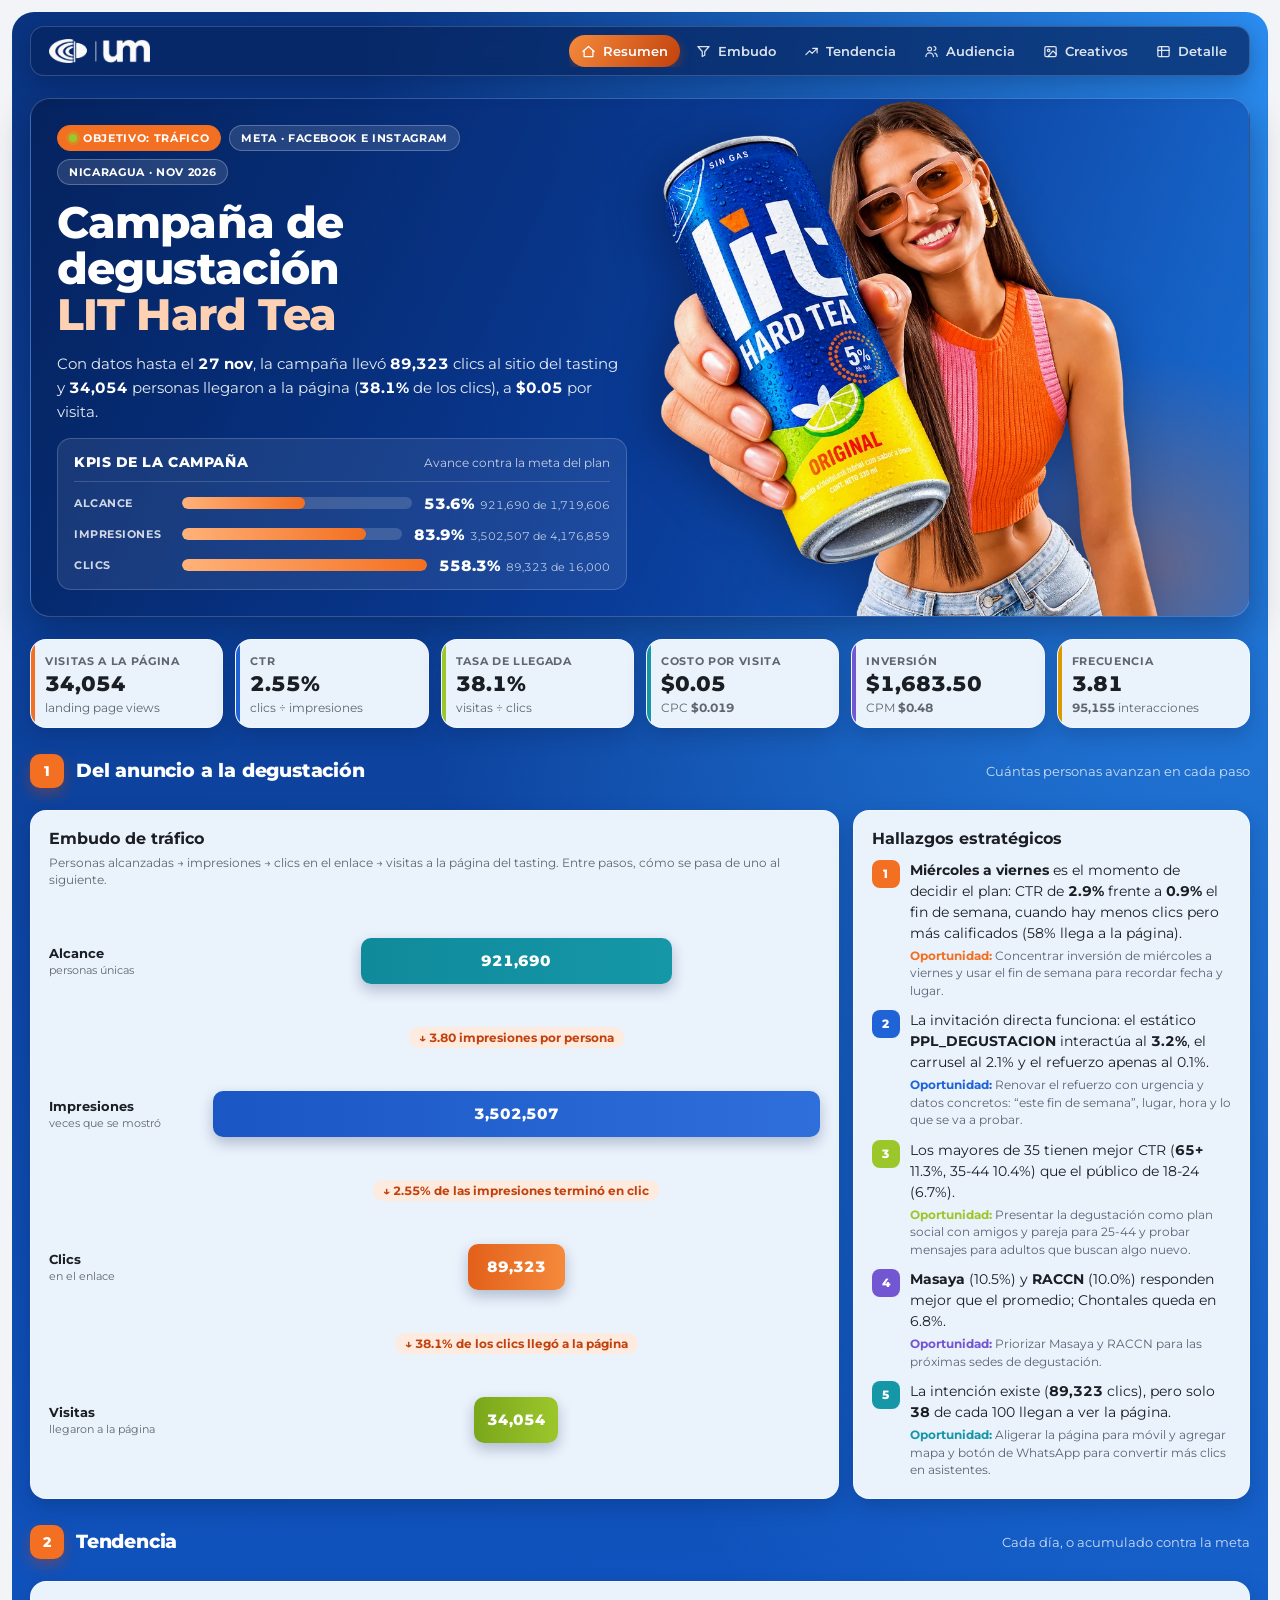
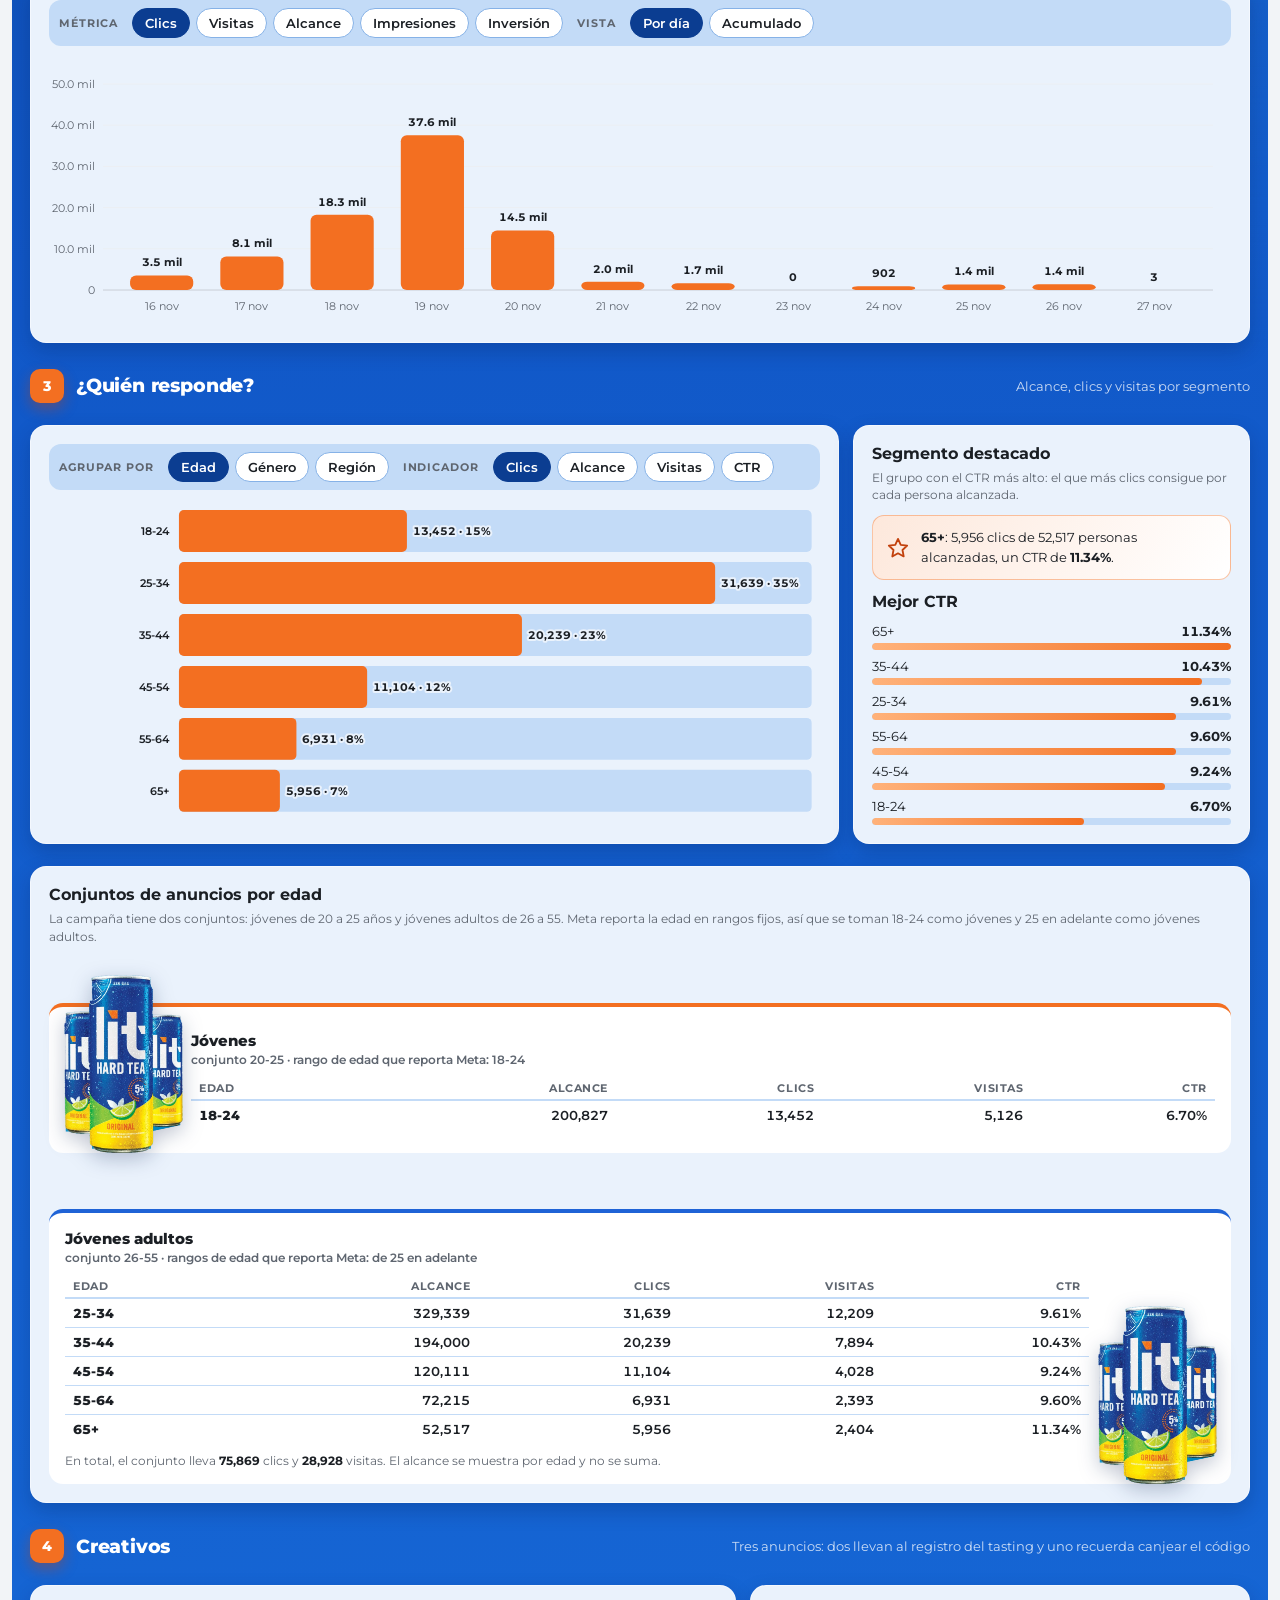
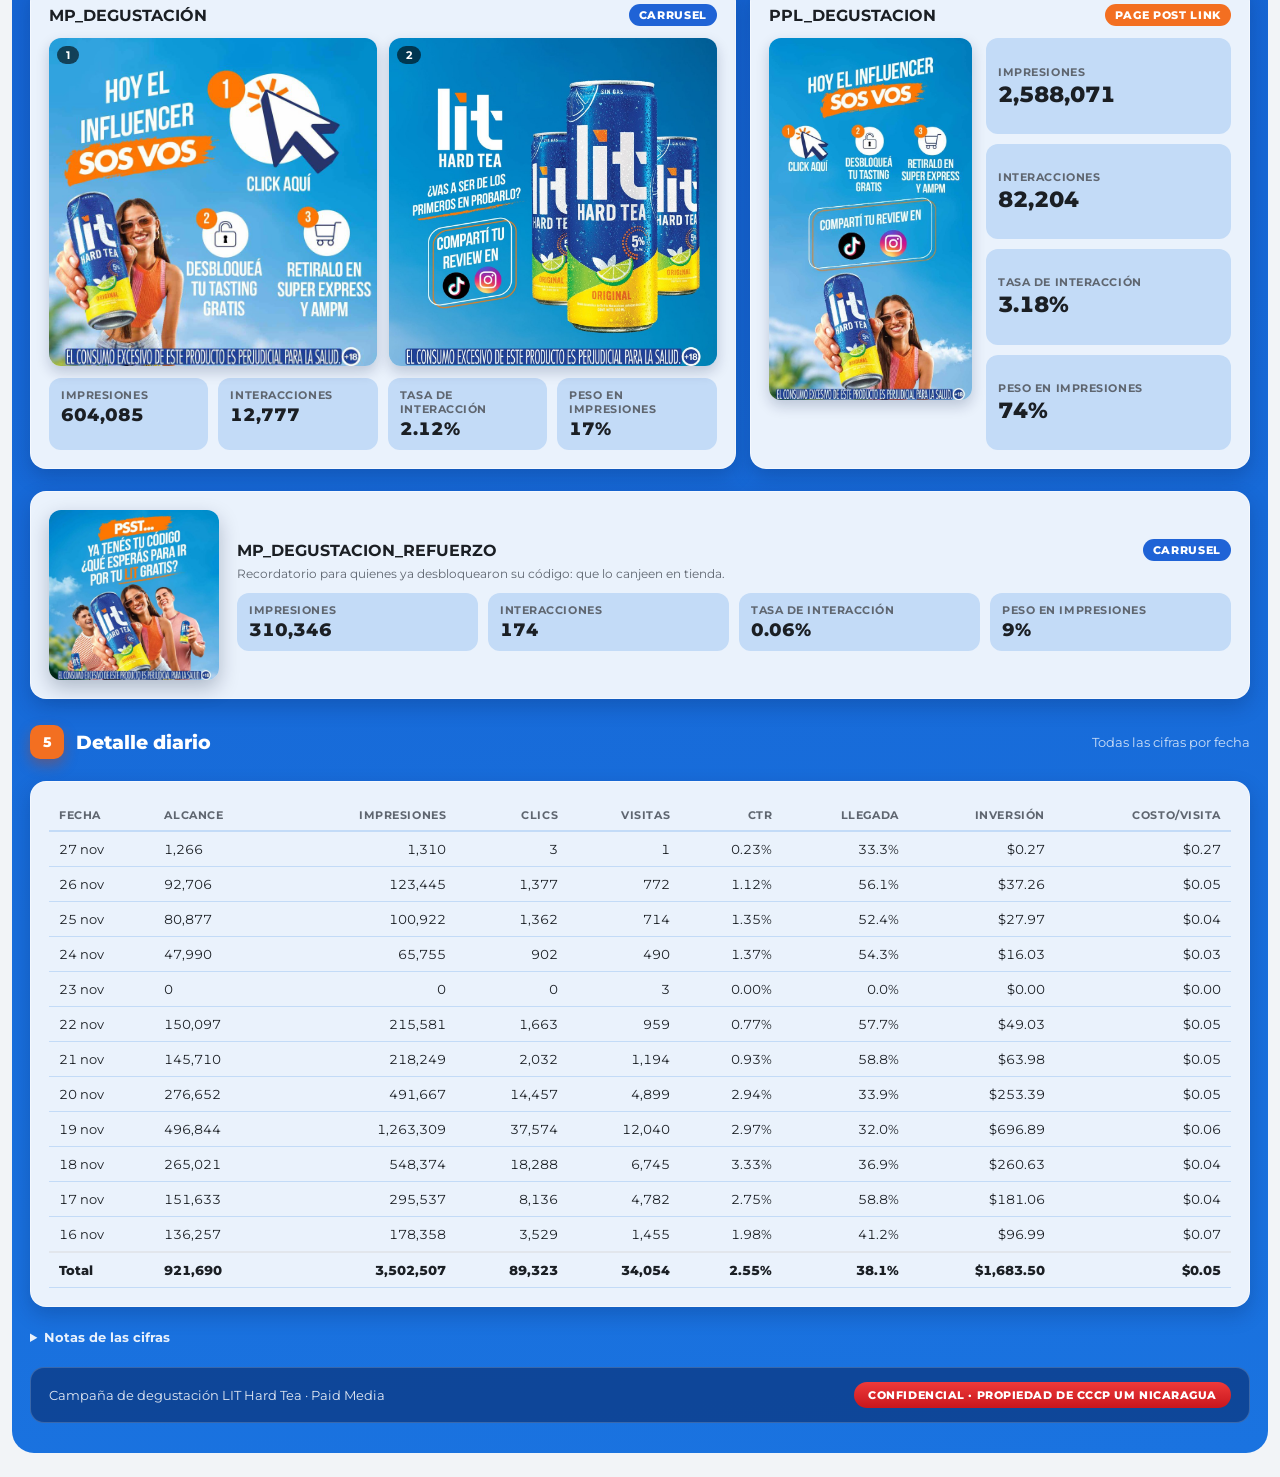
<file: degustacion/index.html>
<!doctype html><html lang="es"><head><meta charset="utf-8"><meta name="viewport" content="width=device-width, initial-scale=1">
<title>Campaña de degustación LIT Hard Tea · CCCP UM</title>
<meta name="description" content="Resultados de la campaña de degustación (tráfico) de LIT Hard Tea en Facebook e Instagram, Nicaragua, noviembre 2026.">
<meta property="og:type" content="website">
<meta property="og:title" content="Campaña de degustación LIT Hard Tea · CCCP UM">
<meta property="og:description" content="Resultados de la campaña de degustación (tráfico) de LIT Hard Tea en Facebook e Instagram, Nicaragua, noviembre 2026.">
<meta property="og:image" content="https://alexanderperez0510like-cmyk.github.io/LIT-Hard-Tea/degustacion/vista-previa.jpg">
<meta property="og:image:width" content="1200">
<meta property="og:image:height" content="630">
<meta name="twitter:card" content="summary_large_image">
<meta name="robots" content="noindex,nofollow">
<link rel="preconnect" href="https://fonts.googleapis.com">
<link rel="preconnect" href="https://fonts.gstatic.com" crossorigin>
<link rel="stylesheet" href="https://fonts.googleapis.com/css2?family=Montserrat:wght@400;500;600;700;800&display=swap">
<style>
html, body, button, input, select, textarea, table, svg text { font-family: "Montserrat", system-ui, -apple-system, "Segoe UI", sans-serif; }

:root {
  --color-fg: #1b1f24; --color-fg-muted: #5f6670; --color-bg: #f2f4f7; --color-panel: #ffffff; --color-border-line: #e2e6ec;
  --color-ok: #1f9d55; --color-warn: #c98a00; --color-bad: #d64545;
  --font-anthropic-sans: "Montserrat", system-ui, -apple-system, "Segoe UI", sans-serif; --font-anthropic-serif: "Montserrat", system-ui, -apple-system, "Segoe UI", sans-serif;
  --cds-font-size-caption: 12px; --cds-font-size-body: 14px; --cds-font-size-heading: 16px; --cds-font-size-title: 30px; --cds-font-weight-medium: 600;
  --cds-gap-xs: 4px; --cds-gap-sm: 8px; --cds-gap-md: 14px; --cds-gap-lg: 22px; --cds-gap-xl: 32px;
  --cds-pad-xs: 4px; --cds-pad-sm: 8px; --cds-pad-md: 14px; --cds-pad-lg: 18px; --cds-pad-xl: 28px; --cds-radius: 10px;
  --cds-chart-muted: #b7bec8; --cds-chart-grid: #eceff3; --cds-chart-axis: #c9ced6; --cds-text-secondary: #5f6670;
  --cds-surface-popover: #ffffff; --cds-border: #e2e6ec; --cds-shadow-popover: 0 6px 20px rgba(20, 30, 50, .14);
  color-scheme: light;
}
@media (prefers-color-scheme: dark) {
  :root {
    --color-fg: #e8ebf0; --color-fg-muted: #9aa3ae; --color-bg: #0f1318; --color-panel: #171c23; --color-border-line: #29303a;
    --color-ok: #3cc47a; --color-warn: #e3a92b; --color-bad: #ef6b6b;
    --cds-chart-muted: #4a525d; --cds-chart-grid: #232a33; --cds-chart-axis: #39414c; --cds-text-secondary: #9aa3ae;
    --cds-surface-popover: #1f252d; --cds-border: #323a45; --cds-shadow-popover: 0 6px 20px rgba(0, 0, 0, .5);
    color-scheme: dark;
  }
}
html, body { margin: 0; background: var(--color-bg); color: var(--color-fg); font-family: var(--font-anthropic-sans); font-size: var(--cds-font-size-body); }
#dash-root { max-width: none; margin: 0; padding: 12px max(12px, env(safe-area-inset-right, 0px)) 24px max(12px, env(safe-area-inset-left, 0px)); }
.dash-skeleton { color: transparent !important; background: var(--color-border-line); border-radius: 4px; }
.lit-footer { margin-top: 24px; font-size: 12px; color: var(--color-fg-muted); text-align: center; }
</style></head><body><script src="d3.min.js"></script><script>
(() => {
  const RAW = {"diario": "fecha,campana,alcance,impresiones,interacciones,cpm,clics,visitas,costo_por_visita,costo\n2026-11-16,CCN_LIT_TRF_DEGUSTACION_NOV_2026,136257,178358,3878,0.54,3529,1455,0.07,96.99\n2026-11-17,CCN_LIT_TRF_DEGUSTACION_NOV_2026,151633,295537,9065,0.61,8136,4782,0.04,181.06\n2026-11-18,CCN_LIT_TRF_DEGUSTACION_NOV_2026,265021,548374,19366,0.48,18288,6745,0.04,260.63\n2026-11-19,CCN_LIT_TRF_DEGUSTACION_NOV_2026,496844,1263309,39600,0.55,37574,12040,0.06,696.89\n2026-11-20,CCN_LIT_TRF_DEGUSTACION_NOV_2026,276652,491667,15164,0.52,14457,4899,0.05,253.39\n2026-11-21,CCN_LIT_TRF_DEGUSTACION_NOV_2026,145710,218249,2247,0.29,2032,1194,0.05,63.98\n2026-11-22,CCN_LIT_TRF_DEGUSTACION_NOV_2026,150097,215581,1851,0.23,1663,959,0.05,49.03\n2026-11-23,CCN_LIT_TRF_DEGUSTACION_NOV_2026,0,0,0,0,0,3,0.0,0.0\n2026-11-24,CCN_LIT_TRF_DEGUSTACION_NOV_2026,47990,65755,999,0.24,902,490,0.03,16.03\n2026-11-25,CCN_LIT_TRF_DEGUSTACION_NOV_2026,80877,100922,1498,0.28,1362,714,0.04,27.97\n2026-11-26,CCN_LIT_TRF_DEGUSTACION_NOV_2026,92706,123445,1484,0.3,1377,772,0.05,37.26\n2026-11-27,CCN_LIT_TRF_DEGUSTACION_NOV_2026,1266,1310,3,0.21,3,1,0.27,0.27\n", "acumulado": "alcance_unico,frecuencia,cpm\n921690,3.81,0.48\n", "creativos": "fecha,anuncio,alcance,impresiones,interacciones\n2026-11-16,MP_DEGUSTACIÓN,58299,67742,609\n2026-11-16,MP_DEGUSTACIÓN,31329,34682,943\n2026-11-16,PPL_DEGUSTACION,57203,75934,2326\n2026-11-17,MP_DEGUSTACIÓN,26163,29350,709\n2026-11-17,MP_DEGUSTACIÓN,24147,26725,793\n2026-11-17,PPL_DEGUSTACION,141406,239462,7563\n2026-11-18,MP_DEGUSTACIÓN,28394,32826,1054\n2026-11-18,MP_DEGUSTACIÓN,30545,35836,1256\n2026-11-18,PPL_DEGUSTACION,285219,479712,17056\n2026-11-19,MP_DEGUSTACIÓN,46626,56258,1647\n2026-11-19,MP_DEGUSTACIÓN,77489,92344,2286\n2026-11-19,PPL_DEGUSTACION,558128,1114707,35667\n2026-11-20,MP_DEGUSTACIÓN,25077,28824,626\n2026-11-20,MP_DEGUSTACIÓN,24977,29103,842\n2026-11-20,PPL_DEGUSTACION,246297,404902,13666\n2026-11-20,MP_DEGUSTACION_REFUERZO,26493,28838,30\n2026-11-21,MP_DEGUSTACIÓN,27911,64494,687\n2026-11-21,PPL_DEGUSTACION,32007,53354,1499\n2026-11-21,MP_DEGUSTACION_REFUERZO,93564,100401,61\n2026-11-22,MP_DEGUSTACIÓN,23684,39850,439\n2026-11-22,PPL_DEGUSTACION,36861,72535,1362\n2026-11-22,MP_DEGUSTACION_REFUERZO,97154,103196,50\n2026-11-24,MP_DEGUSTACIÓN,16485,19283,201\n2026-11-24,PPL_DEGUSTACION,34698,46472,798\n2026-11-25,MP_DEGUSTACIÓN,15293,20610,364\n2026-11-25,PPL_DEGUSTACION,35716,46033,1122\n2026-11-25,MP_DEGUSTACION_REFUERZO,32619,34279,12\n2026-11-26,MP_DEGUSTACIÓN,16916,26158,321\n2026-11-26,PPL_DEGUSTACION,39256,54960,1145\n2026-11-26,MP_DEGUSTACION_REFUERZO,41231,42326,18\n2026-11-27,MP_DEGUSTACION_REFUERZO,1260,1306,3\n", "audiencia": "dimension,segmento,alcance,clics,visitas\nGénero,Mujer,509781,49077,17816\nGénero,Hombre,457051,39807,16052\nGénero,Desconocido,4598,439,186\nEdad,25-34,329339,31639,12209\nEdad,18-24,200827,13452,5126\nEdad,35-44,194000,20239,7894\nEdad,45-54,120111,11104,4028\nEdad,55-64,72215,6931,2393\nEdad,65+,52517,5956,2404\nRegión,Managua,392926,38422,0\nRegión,Masaya,79258,8348,0\nRegión,León,67171,6082,0\nRegión,Chinandega,58899,4938,0\nRegión,Matagalpa,56417,4445,0\nRegión,Estelí,40865,3165,0\nRegión,Rivas,37601,3181,0\nRegión,Granada,37297,3562,0\nRegión,Carazo,33035,2763,0\nRegión,RACCS,30453,2321,0\nRegión,Chontales,30282,2061,0\nRegión,Nueva Segovia,28433,2165,0\nRegión,RACCN,27668,2771,0\nRegión,Jinotega,26550,2043,0\nRegión,Boaco,18605,1395,0\nRegión,Madriz,11998,831,0\nRegión,Río San Juan,10226,810,0\nRegión,Desconocido,218,20,0\n"};
  const DS = {};
  for (const k in RAW) DS[k] = d3.csvParse(RAW[k]);
  const calcs = [], draws = {}, onDatas = [];
  window.dash = {
    colors: ['var(--lit-blue)', 'var(--lit-orange)', 'var(--lit-green)', 'var(--lit-purple)', 'var(--lit-amber)'],
    calc: (id, o) => calcs.push([id, o]),
    loader: () => {},
    data: (id) => DS[id] === undefined ? { status: 'missing', data: [] } : { status: 'ok', data: DS[id] },
    draw: (name, fn) => { if (fn === undefined) { document.querySelectorAll('[data-draw="' + name + '"]').forEach((el) => draws[name] && draws[name](el)); return; } draws[name] = typeof fn === 'function' ? fn : (fn.update || fn.mount); },
    onData: (fn) => onDatas.push(fn),
    setLink: () => {}, params: () => ({}), setParams: () => {}, resetParams: () => {}, refresh: () => {}
  };
  const drawAll = () => {
    onDatas.forEach((fn) => fn());
    document.querySelectorAll('[data-draw]').forEach((el) => {
      if (el.closest('[hidden]')) return;
      const fn = draws[el.dataset.draw];
      if (fn) { try { fn(el); el.classList.remove('dash-skeleton'); } catch (e) { console.error(el.dataset.draw, e); } }
    });
  };
  window.addEventListener('DOMContentLoaded', () => {
    for (const [id, o] of calcs) DS[id] = o.fn(...o.inputs.map((i) => DS[i] ?? []));
    drawAll();
    let w = window.innerWidth, t;
    window.addEventListener('resize', () => { clearTimeout(t); t = setTimeout(() => { if (window.innerWidth !== w) { w = window.innerWidth; drawAll(); } }, 150); });
  });
})();
</script><div id="dash-root"><meta name="dash-one-writer">
<link rel="stylesheet" href="assets.css?v=1117c">
<style>
@import url('https://fonts.googleapis.com/css2?family=Montserrat:wght@400;500;600;700;800&display=swap');
.dg { --font-anthropic-sans: "Montserrat", system-ui, -apple-system, "Segoe UI", sans-serif; --font-anthropic-serif: var(--font-anthropic-sans);
  --dg-fb: #1877f2; --dg-ig: #d62976; --dg-or: #f36f21; --dg-or2: #c2410c; --dg-lime: #9cc72b; --dg-blue: #1f63d6; --dg-navy: #0b3d91; --dg-teal: #1597a8; --dg-purple: #7356d1; --dg-amber: #d99a00;
  --dg-panel: color-mix(in srgb, var(--color-panel) 90%, #2a7de1); --dg-track: color-mix(in srgb, var(--color-panel) 72%, #2a7de1); --dg-r: 16px;
  font-family: var(--font-anthropic-sans); color: var(--color-fg); container-type: inline-size; position: relative; isolation: isolate;
  background: radial-gradient(120% 70% at 100% 0%, #2a8df0 0%, rgba(42, 141, 240, 0) 60%), linear-gradient(175deg, #0a3480 0%, #1158c8 40%, #1a73e0 100%);
  border-radius: 22px; padding: 14px 18px 30px; display: flex; flex-direction: column; gap: 22px; }
.dg *, .dg *::before, .dg *::after { box-sizing: border-box; }
.dg button, .dg select { font-family: inherit; }
.dg-top { position: sticky; top: env(safe-area-inset-top, 0px); z-index: 6; display: flex; align-items: center; gap: 14px; padding: 8px 10px 8px 16px; border-radius: 14px; background: rgba(6, 36, 96, .72); backdrop-filter: blur(10px); -webkit-backdrop-filter: blur(10px); border: 1px solid rgba(255, 255, 255, .18); box-shadow: 0 8px 22px rgba(2, 18, 60, .3); }
.dg-logo { width: 104px; aspect-ratio: 480 / 114; flex: none; background-size: contain; background-repeat: no-repeat; background-position: center; }
.dg-links { display: flex; gap: 4px; overflow-x: auto; scrollbar-width: none; margin-left: auto; }
.dg-links::-webkit-scrollbar { display: none; }
.dg-link { display: inline-flex; align-items: center; gap: 7px; white-space: nowrap; padding: 8px 12px; border-radius: 999px; color: rgba(255, 255, 255, .86); text-decoration: none; font-size: 13px; font-weight: 600; }
.dg-link svg { width: 15px; height: 15px; fill: none; stroke: currentColor; stroke-width: 2; stroke-linecap: round; stroke-linejoin: round; }
.dg-link:hover { background: rgba(255, 255, 255, .12); color: #fff; }
.dg-link.on { background: linear-gradient(120deg, #f58a3c, var(--dg-or2)); color: #fff; box-shadow: 0 4px 12px rgba(194, 65, 12, .4); }
.dg-link:focus-visible, .dg-chip:focus-visible, .dg-car-btn:focus-visible, .dg-dot:focus-visible { outline: 2px solid #fff; outline-offset: 2px; }
@container (max-width: 760px) { .dg-logo { width: 78px; } .dg-link span { display: none; } .dg-link { padding: 8px 10px; } }
.dg-hero { scroll-margin-top: 80px; display: grid; grid-template-columns: minmax(0, 1fr) minmax(0, 1fr); gap: 26px; align-items: center; padding: 26px; border-radius: 20px; position: relative; overflow: hidden;
  background: linear-gradient(115deg, rgba(5, 34, 92, .96) 0%, rgba(9, 58, 150, .9) 55%, rgba(18, 98, 205, .55) 100%); border: 1px solid rgba(255, 255, 255, .2); box-shadow: 0 14px 34px rgba(2, 18, 60, .38); }
.dg-hero::after { content: ""; position: absolute; right: -120px; bottom: -160px; width: 420px; height: 420px; border-radius: 50%; background: radial-gradient(closest-side, rgba(243, 111, 33, .35), rgba(243, 111, 33, 0)); z-index: 0; pointer-events: none; }
.dg-hero > * { position: relative; z-index: 1; }
.dg-hero-txt { display: flex; flex-direction: column; gap: 14px; color: #fff; min-width: 0; }
.dg-badges { display: flex; flex-wrap: wrap; gap: 8px; }
.dg-badge { display: inline-flex; align-items: center; gap: 6px; padding: 5px 11px; border-radius: 999px; font-size: 11px; font-weight: 700; letter-spacing: .06em; text-transform: uppercase; background: rgba(255, 255, 255, .12); border: 1px solid rgba(255, 255, 255, .25); }
.dg-badge.or { background: var(--dg-or); border-color: var(--dg-or); }
.dg-badge i { width: 8px; height: 8px; border-radius: 50%; background: var(--dg-lime); box-shadow: 0 0 0 3px rgba(156, 199, 43, .3); }
.dg-h1 { margin: 0; font-size: clamp(26px, 4.4cqi, 44px); line-height: 1.05; font-weight: 800; letter-spacing: -.02em; }
.dg-h1 span { display: block; color: #ffd1b3; }
.dg-take { margin: 0; font-size: 15px; line-height: 1.6; color: rgba(255, 255, 255, .9); max-width: 62ch; }
.dg-take b { color: #fff; font-weight: 700; font-variant-numeric: tabular-nums; }
.dg-goals-box { display: flex; flex-direction: column; gap: 12px; background: rgba(255, 255, 255, .08); border: 1px solid rgba(255, 255, 255, .18); border-radius: 14px; padding: 14px 16px; }
.dg-goals-h { display: flex; align-items: baseline; justify-content: space-between; gap: 10px; flex-wrap: wrap; padding-bottom: 10px; border-bottom: 1px solid rgba(255, 255, 255, .16); }
.dg-goals-h span { font-size: 14px; font-weight: 800; letter-spacing: .04em; text-transform: uppercase; color: #fff; }
.dg-goals-h small { font-size: 12px; color: rgba(255, 255, 255, .75); }
.dg-goals { display: flex; flex-direction: column; gap: 12px; }
.dg-goal { display: grid; grid-template-columns: 96px minmax(0, 1fr) auto; gap: 12px; align-items: center; font-size: 12px; }
.dg-goal-l { font-weight: 700; letter-spacing: .05em; text-transform: uppercase; font-size: 11px; color: rgba(255, 255, 255, .8); }
.dg-goal-bar { position: relative; height: 12px; border-radius: 6px; background: rgba(255, 255, 255, .16); overflow: hidden; }
.dg-goal-bar > span { position: absolute; inset: 0 auto 0 0; border-radius: 6px; background: linear-gradient(90deg, #ffb27a, var(--dg-or)); }
.dg-goal-v { text-align: right; font-variant-numeric: tabular-nums; white-space: nowrap; }
.dg-goal-v b { font-size: 15px; font-weight: 800; color: #fff; margin-right: 6px; }
.dg-goal-v small { color: rgba(255, 255, 255, .72); font-size: 11px; }
@container (max-width: 560px) { .dg-goal { grid-template-columns: minmax(0, 1fr) auto; gap: 6px 10px; } .dg-goal-bar { grid-column: 1 / -1; grid-row: 2; } }
.dg-car { display: flex; flex-direction: column; align-items: center; gap: 12px; }
.dg-car-stage { position: relative; width: min(100%, 380px); aspect-ratio: 1 / 1; }
.dg-slide { position: absolute; inset: 0; border-radius: 16px; background-size: cover; background-position: center; border: 5px solid #fff; box-shadow: 0 18px 36px rgba(2, 18, 60, .5); opacity: 0; transform: translateX(14%) rotate(5deg) scale(.88); pointer-events: none; }
.dg-slide.on { opacity: 1; transform: none; pointer-events: auto; z-index: 2; }
.dg-slide.prev { opacity: .55; transform: translateX(-12%) rotate(-6deg) scale(.86); z-index: 1; }
@media (prefers-reduced-motion: no-preference) { .dg-slide { transition: transform .5s cubic-bezier(.2, .8, .2, 1), opacity .5s ease; } }
.dg-car-ctl { display: flex; align-items: center; gap: 12px; }
.dg-car-btn { width: 38px; height: 38px; border-radius: 50%; border: 0; background: #fff; color: var(--dg-navy); display: grid; place-items: center; cursor: pointer; box-shadow: 0 6px 14px rgba(2, 18, 60, .35); }
.dg-car-btn svg { width: 18px; height: 18px; fill: none; stroke: currentColor; stroke-width: 2.4; stroke-linecap: round; stroke-linejoin: round; }
.dg-dots { display: flex; gap: 8px; }
.dg-dot { width: 10px; height: 10px; padding: 0; border-radius: 999px; border: 0; background: rgba(255, 255, 255, .45); cursor: pointer; }
.dg-dot.on { width: 26px; background: var(--dg-or); }
.dg-car-cap { margin: 0; color: rgba(255, 255, 255, .85); font-size: 12px; text-align: center; }
@container (max-width: 820px) { .dg-hero { grid-template-columns: 1fr; padding: 20px; } .dg-car-stage { width: min(100%, 320px); } }
.dg-chica { position: absolute; right: 5%; bottom: 0; height: 100%; width: 45%; background-size: contain; background-repeat: no-repeat; background-position: center bottom; filter: drop-shadow(-10px 8px 24px rgba(2, 18, 60, .45)); pointer-events: none; }
@container (max-width: 820px) { .dg-chica { position: relative; right: auto; height: 300px; width: 100%; justify-self: center; margin: 0 0 -20px; } }
.dg-kpis { display: grid; grid-template-columns: repeat(6, minmax(0, 1fr)); gap: 12px; }
.dg-kpi { --c: var(--dg-blue); position: relative; overflow: hidden; background: var(--dg-panel); border: 1px solid rgba(255, 255, 255, .45); border-radius: var(--dg-r); padding: 14px 14px 12px; display: flex; flex-direction: column; gap: 4px; box-shadow: 0 8px 20px rgba(2, 24, 70, .22); min-width: 0; }
.dg-kpi::before { content: ""; position: absolute; left: 0; top: 0; bottom: 0; width: 4px; background: var(--c); }
.dg-kpi-l { font-size: 11px; font-weight: 700; letter-spacing: .06em; text-transform: uppercase; color: var(--color-fg-muted); }
.dg-kpi-v { font-size: 1.5rem; font-weight: 800; line-height: 1.15; font-variant-numeric: tabular-nums; }
.dg-kpi-s { font-size: 12px; color: var(--color-fg-muted); font-variant-numeric: tabular-nums; }
.k-or { --c: var(--dg-or); } .k-lime { --c: var(--dg-lime); } .k-teal { --c: var(--dg-teal); } .k-pur { --c: var(--dg-purple); } .k-amb { --c: var(--dg-amber); } .k-blue { --c: var(--dg-blue); }
@container (max-width: 980px) { .dg-kpis { grid-template-columns: repeat(3, minmax(0, 1fr)); } }
@container (max-width: 520px) { .dg-kpis { grid-template-columns: repeat(2, minmax(0, 1fr)); } }
.dg-sec { display: flex; align-items: center; gap: 12px; scroll-margin-top: 80px; margin-top: 4px; }
.dg-sec-n { width: 34px; height: 34px; flex: none; border-radius: 10px; display: grid; place-items: center; background: var(--dg-or); color: #fff; font-weight: 800; font-size: 14px; box-shadow: 0 6px 14px rgba(194, 65, 12, .4); }
.dg-sec h2 { margin: 0; color: #fff; font-size: 1.35rem; font-weight: 800; letter-spacing: -.01em; }
.dg-sec p { margin: 0 0 0 auto; color: rgba(255, 255, 255, .78); font-size: 13px; text-align: right; }
@container (max-width: 620px) { .dg-sec p { display: none; } }
.dg-grid { display: grid; grid-template-columns: repeat(12, minmax(0, 1fr)); gap: 14px; }
.g4 { grid-column: span 4; } .g5 { grid-column: span 5; } .g7 { grid-column: span 7; } .g8 { grid-column: span 8; } .g12 { grid-column: span 12; }
@container (max-width: 900px) { .g4, .g5, .g7, .g8 { grid-column: span 12; } }
.dg-card { background: var(--dg-panel); border: 1px solid rgba(255, 255, 255, .45); border-radius: var(--dg-r); padding: 18px; display: flex; flex-direction: column; gap: 12px; min-width: 0; box-shadow: 0 8px 20px rgba(2, 24, 70, .22); }
.dg-card h3 { margin: 0; font-size: 16px; font-weight: 700; }
.dg-sub { margin: -6px 0 0; font-size: 12px; color: var(--color-fg-muted); line-height: 1.45; }
.dg-ctl { display: flex; flex-wrap: wrap; gap: 8px 14px; align-items: center; background: var(--dg-track); border-radius: 12px; padding: 8px 10px; }
.dg-ctl-l { font-size: 11px; font-weight: 700; letter-spacing: .08em; text-transform: uppercase; color: var(--color-fg-muted); }
.dg-chips { display: flex; flex-wrap: wrap; gap: 6px; }
.dg-chip { border: 1px solid color-mix(in srgb, var(--color-border-line) 50%, #2a7de1); background: var(--color-panel); color: var(--color-fg); border-radius: 999px; padding: 6px 12px; font-size: 13px; font-weight: 600; cursor: pointer; }
.dg-chip:hover { border-color: var(--dg-or); }
.dg-chip[hidden] { display: none; }
.dg-sets { display: grid; grid-template-columns: repeat(2, minmax(0, 1fr)); gap: 12px; }
.dg-sets { margin-top: 46px; row-gap: 56px; grid-template-columns: 1fr !important; }
.dg-ed { width: 100%; border-collapse: collapse; font-size: 13px; font-variant-numeric: tabular-nums; }
.dg-ed th { text-align: right; font-size: 11px; font-weight: 700; letter-spacing: .05em; text-transform: uppercase; color: var(--color-fg-muted); padding: 4px 8px; border-bottom: 2px solid var(--dg-track); }
.dg-ed td { text-align: right; padding: 6px 8px; border-bottom: 1px solid var(--dg-track); font-weight: 600; }
.dg-ed th:first-child, .dg-ed td:first-child { text-align: left; }
.dg-ed td:first-child { font-weight: 800; }
.dg-ed tr:last-child td { border-bottom: 0; }
.dg-set-tot { margin: 0; font-size: 12px; color: var(--color-fg-muted); }
.dg-set-tot b { color: var(--color-fg); }
.dg-set { --fw: 140px; position: relative; border-radius: 14px; padding: 16px 16px 16px calc(var(--fw) + 22px); min-height: 150px; background: var(--color-panel); border-top: 4px solid var(--c); display: flex; align-items: center; }
.dg-set.der { padding: 16px calc(var(--fw) + 22px) 16px 16px; }
.dg-set-foto { position: absolute; left: 14px; bottom: 0; width: var(--fw); height: 178px; background-size: contain; background-repeat: no-repeat; background-position: center bottom; filter: drop-shadow(0 6px 10px rgba(2, 24, 70, .25)); pointer-events: none; }
.dg-set.der .dg-set-foto { left: auto; right: 14px; }
.dg-set-body { display: flex; flex-direction: column; gap: 10px; min-width: 0; flex: 1; }
.dg-rank { display: flex; flex-direction: column; gap: 8px; flex: 1; justify-content: space-evenly; }
.dg-rank-r { display: grid; grid-template-columns: minmax(0, 1fr) auto; gap: 4px 10px; align-items: center; font-size: 13px; }
.dg-rank-r b { font-variant-numeric: tabular-nums; }
.dg-rank-bar { grid-column: 1 / -1; height: 7px; border-radius: 4px; background: var(--dg-track); overflow: hidden; }
.dg-rank-bar span { display: block; height: 100%; border-radius: 4px; background: linear-gradient(90deg, #ffb27a, var(--dg-or)); }
.dg-set h4 { margin: 0; font-size: 15px; font-weight: 800; }
.dg-set h4 small { display: block; font-size: 12px; font-weight: 600; color: var(--color-fg-muted); margin-top: 2px; }
.dg-set-grid { display: grid; grid-template-columns: repeat(4, minmax(0, 1fr)); gap: 8px; }
.dg-set-grid span { display: flex; flex-direction: column; gap: 2px; font-size: 11px; font-weight: 700; letter-spacing: .04em; text-transform: uppercase; color: var(--color-fg-muted); }
.dg-set-grid b { font-size: 17px; font-weight: 800; color: var(--color-fg); letter-spacing: 0; text-transform: none; font-variant-numeric: tabular-nums; }
@container (max-width: 700px) { .dg-sets { grid-template-columns: 1fr; } .dg-set-grid { grid-template-columns: repeat(2, minmax(0, 1fr)); } }
.det-tag { display: inline-block; font-size: 11px; font-weight: 800; padding: 2px 9px; border-radius: 999px; color: #fff; background: var(--dg-blue); white-space: nowrap; }
.det-tag.rmkt { background: var(--dg-or); }
.det-tot td { font-weight: 800; border-top: 2px solid var(--color-border-line); }
#det-camp { margin-bottom: 2px; }
#card-detalle th:nth-child(2), #card-detalle td:nth-child(2) { text-align: left; }
.dg-chip[aria-pressed="true"] { background: var(--dg-navy); border-color: var(--dg-navy); color: #fff; }
.dg-chart { position: relative; width: 100%; min-height: 240px; }
.dg-chart svg { display: block; width: 100%; height: auto; overflow: visible; }
.dg-chart text { font-family: var(--font-anthropic-sans); font-size: 11px; fill: var(--cds-text-secondary); }
.dg-chart .v { fill: var(--color-fg); font-weight: 700; font-variant-numeric: tabular-nums; }
.dg-chart .halo { paint-order: stroke; stroke: var(--dg-panel); stroke-width: 4px; stroke-linejoin: round; }
.dg-tip { position: absolute; z-index: 4; pointer-events: none; background: var(--cds-surface-popover); border: 1px solid var(--cds-border); box-shadow: var(--cds-shadow-popover); border-radius: 8px; padding: 7px 10px; font-size: 12px; line-height: 1.45; white-space: nowrap; font-variant-numeric: tabular-nums; }
.dg-funnel { display: flex; flex-direction: column; gap: 6px; }
#card-embudo .dg-funnel { flex: 1 1 auto; justify-content: space-evenly; }
.dg-step { display: grid; grid-template-columns: 150px minmax(0, 1fr); gap: 14px; align-items: center; }
.dg-step-l { display: flex; flex-direction: column; gap: 2px; }
.dg-step-l b { font-size: 13px; }
.dg-step-l small { font-size: 11px; color: var(--color-fg-muted); }
.dg-step-bar { position: relative; height: 46px; display: flex; justify-content: center; }
.dg-step-fill { height: 100%; border-radius: 10px; display: flex; align-items: center; justify-content: center; color: #fff; font-weight: 800; font-size: 15px; font-variant-numeric: tabular-nums; min-width: 84px; box-shadow: 0 6px 14px rgba(2, 24, 70, .25); }
@media (prefers-reduced-motion: no-preference) { .dg-step-fill { transition: width .6s ease; } }
.dg-conv { display: grid; grid-template-columns: 150px minmax(0, 1fr); gap: 14px; }
.dg-conv span { justify-self: center; display: inline-flex; align-items: center; gap: 6px; font-size: 12px; font-weight: 700; color: var(--dg-or2); background: color-mix(in srgb, var(--dg-or) 14%, var(--color-panel)); border-radius: 999px; padding: 3px 10px; font-variant-numeric: tabular-nums; }
@container (max-width: 560px) { .dg-step, .dg-conv { grid-template-columns: 96px minmax(0, 1fr); } }
.dg-list { margin: 0; padding: 0; list-style: none; display: flex; flex-direction: column; gap: 10px; }
.dg-list li { display: grid; grid-template-columns: 28px minmax(0, 1fr); gap: 10px; align-items: start; font-size: 14px; line-height: 1.5; }
.dg-list li > i { width: 28px; height: 28px; border-radius: 8px; display: grid; place-items: center; font-style: normal; font-weight: 800; font-size: 12px; color: #fff; background: var(--c, var(--dg-blue)); }
.dg-list b { font-variant-numeric: tabular-nums; }
#hallazgos .dg-list { flex: 1 1 auto; justify-content: space-evenly; }
.dg-best { display: flex; gap: 12px; align-items: center; border-radius: 12px; padding: 12px 14px; background: linear-gradient(120deg, color-mix(in srgb, var(--dg-or) 16%, var(--color-panel)), var(--color-panel)); border: 1px solid color-mix(in srgb, var(--dg-or) 40%, transparent); font-size: 13px; line-height: 1.5; }
.dg-best svg { width: 22px; height: 22px; flex: none; fill: none; stroke: var(--dg-or2); stroke-width: 2; stroke-linecap: round; stroke-linejoin: round; }
.dg-cre { display: grid; grid-template-columns: repeat(2, minmax(0, 1fr)); gap: 12px; }
.dg-cre-img { aspect-ratio: 1 / 1; border-radius: 12px; background-size: cover; background-position: center; box-shadow: 0 6px 14px rgba(2, 24, 70, .2); position: relative; }
.dg-cre-img span { position: absolute; left: 8px; top: 8px; background: rgba(0, 0, 0, .6); color: #fff; border-radius: 999px; padding: 2px 9px; font-size: 11px; font-weight: 700; }
.dg-stats { display: grid; grid-template-columns: repeat(3, minmax(0, 1fr)); gap: 10px; }
.rm-wide { display: grid; grid-template-columns: 170px minmax(0, 1fr); gap: 18px; align-items: center; }
.rm-wide-b { display: flex; flex-direction: column; gap: 10px; min-width: 0; }
@container (max-width: 760px) { .rm-wide { grid-template-columns: 1fr; } }
.rm-img { display: block; width: 100%; max-width: 420px; aspect-ratio: 1 / 1; object-fit: cover; border-radius: 12px; margin: 0 auto; box-shadow: 0 8px 20px rgba(3, 18, 52, .25); }
.rm-tiles { display: grid; grid-template-columns: repeat(4, minmax(0, 1fr)); gap: 10px; }
.rm-tile { background: var(--dg-track); border-radius: 12px; padding: 10px 12px; border-left: 4px solid var(--c, var(--dg-or)); }
.rm-tile small { display: block; font-size: 10.5px; font-weight: 700; letter-spacing: .06em; text-transform: uppercase; color: var(--color-fg-muted); }
.rm-tile b { font-size: 1.25rem; font-weight: 800; font-variant-numeric: tabular-nums; }
.rm-tile span { display: block; font-size: 11.5px; color: var(--color-fg-muted); }
.rm-day { display: grid; grid-template-columns: 92px 1fr 84px; gap: 10px; align-items: center; font-size: 12.5px; margin: 6px 0; }
.rm-day .bars { display: grid; gap: 4px; }
.rm-bar { height: 14px; border-radius: 5px; background: color-mix(in srgb, var(--c) 14%, transparent); }
.rm-bar i { display: block; height: 100%; border-radius: 5px; background: var(--c); }
.rm-day b { font-variant-numeric: tabular-nums; text-align: right; }
.rm-day small { color: var(--color-fg-muted); display: block; font-size: 10.5px; }
.rm-keys { display: flex; gap: 14px; font-size: 11.5px; color: var(--color-fg-muted); }
.rm-keys span::before { content: ""; display: inline-block; width: 10px; height: 10px; border-radius: 3px; background: var(--c); margin-right: 5px; vertical-align: -1px; }
.rm-aud { display: grid; grid-template-columns: .85fr 1fr 1.15fr; gap: 10px; }
.rm-ad .dg-ad-h { flex-wrap: wrap; gap: 6px; }
.rm-aud > div { background: var(--dg-track); border-radius: 12px; padding: 12px 14px; }
.rm-aud > div { display: flex; flex-direction: column; }
.rm-rows { flex: 1; display: flex; flex-direction: column; justify-content: space-between; gap: 4px; }
.rm-rows .rm-hb { margin: 0; }
.rm-gen { display: flex; flex-direction: column; }
.rm-gen-b { flex: 1; display: flex; flex-direction: column; align-items: center; justify-content: space-between; gap: 8px; }
.rm-gen-b svg { width: 80px; height: 80px; }
.rm-gen-l { width: 100%; display: grid; gap: 6px; }
.rm-gen-l div { display: grid; grid-template-columns: 10px 1fr auto; gap: 8px; align-items: center; font-size: 12px; }
.rm-gen-l i { width: 10px; height: 10px; border-radius: 3px; }
.rm-gen-l small { display: block; font-size: 10.5px; color: var(--color-fg-muted); }
.rm-gen-l b { font-variant-numeric: tabular-nums; }
.rm-aud h4 { margin: 0 0 8px; font-size: 13px; }
.rm-hb { display: grid; grid-template-columns: 78px 1fr 38px; gap: 8px; align-items: center; font-size: 12px; margin: 5px 0; }
.rm-hb div { height: 12px; border-radius: 999px; background: color-mix(in srgb, var(--dg-or) 15%, transparent); }
.rm-hb div i { display: block; height: 100%; border-radius: inherit; background: var(--dg-or); }
.rm-hb b { text-align: right; font-variant-numeric: tabular-nums; }
@container (max-width: 980px) { .rm-tiles { grid-template-columns: repeat(2, minmax(0, 1fr)); } .rm-aud { grid-template-columns: 1fr; } }
.dg-stat { background: var(--dg-track); border-radius: 12px; padding: 10px 12px; display: flex; flex-direction: column; gap: 2px; }
.dg-stat small { font-size: 11px; font-weight: 700; letter-spacing: .05em; text-transform: uppercase; color: var(--color-fg-muted); }
.dg-stat b { font-size: 18px; font-weight: 800; font-variant-numeric: tabular-nums; }
.dg-ad-h { display: flex; align-items: center; justify-content: space-between; gap: 10px; }
.dg-ad-tag { font-size: 11px; font-weight: 800; letter-spacing: .06em; text-transform: uppercase; padding: 4px 10px; border-radius: 999px; background: var(--dg-blue); color: #fff; white-space: nowrap; }
.dg-ad-tag.nuevo { background: var(--dg-or); }
.dg-stats-4 { grid-template-columns: repeat(4, minmax(0, 1fr)); }
.dg-ppl { display: grid; grid-template-columns: minmax(130px, 44%) minmax(0, 1fr); gap: 14px; flex: 1; }
.dg-ppl-img { aspect-ratio: 9 / 16; border-radius: 12px; background-size: cover; background-position: center; box-shadow: 0 6px 14px rgba(2, 24, 70, .2); align-self: start; width: 100%; }
.dg-ppl-stats { grid-template-columns: 1fr; grid-auto-rows: 1fr; }
.dg-ppl-stats .dg-stat { justify-content: center; }
.dg-ppl-stats .dg-stat b { font-size: 22px; }
@container (max-width: 700px) { .dg-stats-4 { grid-template-columns: repeat(2, minmax(0, 1fr)); } }
.dg-stats-6 { flex: 1; grid-auto-rows: 1fr; }
.dg-stats-6 .dg-stat { justify-content: center; padding: 14px 16px; }
.dg-stats-6 .dg-stat b { font-size: 26px; }
@container (max-width: 560px) { .dg-stats-6 { grid-template-columns: repeat(2, minmax(0, 1fr)); } }
.dg-table-wrap { overflow-x: auto; }
.dg-table { width: 100%; border-collapse: collapse; font-size: 13px; font-variant-numeric: tabular-nums; }
.dg-table th { text-align: right; font-size: 11px; font-weight: 700; letter-spacing: .05em; text-transform: uppercase; color: var(--color-fg-muted); padding: 8px 10px; border-bottom: 2px solid var(--dg-track); white-space: nowrap; }
.dg-table td { text-align: right; padding: 9px 10px; border-bottom: 1px solid var(--dg-track); white-space: nowrap; }
.dg-table th:first-child, .dg-table td:first-child { text-align: left; }
.dg-note { color: rgba(255, 255, 255, .9); font-size: 13px; }
.dg-note summary { cursor: pointer; font-weight: 700; }
.dg-note ul { margin: 8px 0 0; padding-left: 18px; line-height: 1.6; }
.dg-foot { display: flex; align-items: center; justify-content: space-between; gap: 14px; flex-wrap: wrap; background: rgba(6, 36, 96, .55); border: 1px solid rgba(255, 255, 255, .18); border-radius: 14px; padding: 14px 18px; color: rgba(255, 255, 255, .88); font-size: 13px; }
.dg-conf { display: inline-flex; align-items: center; padding: 6px 14px; border-radius: 999px; background: linear-gradient(180deg, #ee3a3a, #c8161d); color: #fff; font-size: 11px; font-weight: 800; letter-spacing: .05em; text-transform: uppercase; white-space: nowrap; }
[data-dash-source-state=refreshing] { opacity: .5; }
</style>

<div class="dg" id="dg">
  <nav class="dg-top" aria-label="Secciones">
    <div class="dg-logo" role="img" aria-label="CCCP | UM"></div>
    <div class="dg-links">
      <a class="dg-link" href="#resumen" data-target="resumen"><svg viewBox="0 0 24 24"><path d="M3 12l9-8 9 8"/><path d="M5 10v10h14V10"/></svg><span>Resumen</span></a>
      <a class="dg-link" href="#embudo" data-target="embudo"><svg viewBox="0 0 24 24"><path d="M3 4h18l-7 8v6l-4 2v-8z"/></svg><span>Embudo</span></a>
      <a class="dg-link" href="#tendencia" data-target="tendencia"><svg viewBox="0 0 24 24"><path d="M3 17l6-6 4 4 8-8"/><path d="M14 7h7v7"/></svg><span>Tendencia</span></a>
      <a class="dg-link" href="#audiencia" data-target="audiencia"><svg viewBox="0 0 24 24"><circle cx="9" cy="8" r="3"/><path d="M3 20c0-3.3 2.7-6 6-6s6 2.7 6 6"/><path d="M16 4a3 3 0 010 6"/><path d="M21 20c0-2.5-1.5-4.6-3.6-5.5"/></svg><span>Audiencia</span></a>
      <a class="dg-link" href="#creativo" data-target="creativo"><svg viewBox="0 0 24 24"><rect x="3" y="4" width="18" height="16" rx="2"/><circle cx="9" cy="10" r="2"/><path d="M21 16l-5-5-8 9"/></svg><span>Creativos</span></a>
      <a class="dg-link" href="#detalle" data-target="detalle"><svg viewBox="0 0 24 24"><rect x="3" y="4" width="18" height="16" rx="2"/><path d="M3 10h18M9 4v16"/></svg><span>Detalle</span></a>
    </div>
  </nav>

  <header class="dg-hero" id="resumen">
    <div class="dg-hero-txt">
      <div class="dg-badges"><span class="dg-badge or"><i></i>Objetivo: tráfico</span><span class="dg-badge">Meta · Facebook e Instagram</span><span class="dg-badge">Nicaragua · Nov 2026</span></div>
      <h1 class="dg-h1">Campaña de degustación <span>LIT Hard Tea</span></h1>
      <p class="dg-take">Con datos hasta el <b data-draw="num" data-source="totales" data-field="ultima_fecha" data-row="0" data-fmt="fecha">—</b>, la campaña llevó <b data-draw="num" data-source="totales" data-field="clics" data-row="0" data-fmt="int">—</b> clics al sitio del tasting y <b data-draw="num" data-source="totales" data-field="visitas" data-row="0" data-fmt="int">—</b> personas llegaron a la página (<b data-draw="num" data-source="totales" data-field="tasa_llegada" data-row="0" data-fmt="pct1">—</b> de los clics), a <b data-draw="num" data-source="totales" data-field="cpv" data-row="0" data-fmt="usd2">—</b> por visita.</p>
      <div class="dg-goals-box"><div class="dg-goals-h"><span>KPIs de la campaña</span><small>Avance contra la meta del plan</small></div>
      <div class="dg-goals" id="metas" data-draw="metas" data-source="metas"></div></div>
    </div>
    <div class="dg-chica" role="img" aria-label="Joven sonriendo y extendiendo una lata de LIT Hard Tea"></div>
  </header>

  <div class="dg-kpis" id="kpis">
    <div class="dg-kpi k-or"><span class="dg-kpi-l">Visitas a la página</span><span class="dg-kpi-v" data-draw="num" data-source="totales" data-field="visitas" data-row="0" data-fmt="int">—</span><span class="dg-kpi-s">landing page views</span></div>
    <div class="dg-kpi k-blue"><span class="dg-kpi-l">CTR</span><span class="dg-kpi-v" data-draw="num" data-source="totales" data-field="ctr" data-row="0" data-fmt="pct2">—</span><span class="dg-kpi-s">clics ÷ impresiones</span></div>
    <div class="dg-kpi k-lime"><span class="dg-kpi-l">Tasa de llegada</span><span class="dg-kpi-v" data-draw="num" data-source="totales" data-field="tasa_llegada" data-row="0" data-fmt="pct1">—</span><span class="dg-kpi-s">visitas ÷ clics</span></div>
    <div class="dg-kpi k-teal"><span class="dg-kpi-l">Costo por visita</span><span class="dg-kpi-v" data-draw="num" data-source="totales" data-field="cpv" data-row="0" data-fmt="usd2">—</span><span class="dg-kpi-s">CPC <b data-draw="num" data-source="totales" data-field="cpc" data-row="0" data-fmt="usd3">—</b></span></div>
    <div class="dg-kpi k-pur"><span class="dg-kpi-l">Inversión</span><span class="dg-kpi-v" data-draw="num" data-source="totales" data-field="inversion" data-row="0" data-fmt="usd2">—</span><span class="dg-kpi-s">CPM <b data-draw="num" data-source="totales" data-field="cpm" data-row="0" data-fmt="usd2">—</b></span></div>
    <div class="dg-kpi k-amb"><span class="dg-kpi-l">Frecuencia</span><span class="dg-kpi-v" data-draw="num" data-source="totales" data-field="frecuencia" data-row="0" data-fmt="dec2">—</span><span class="dg-kpi-s"><b data-draw="num" data-source="totales" data-field="interacciones" data-row="0" data-fmt="int">—</b> interacciones</span></div>
  </div>

  <div class="dg-sec" id="embudo"><span class="dg-sec-n">1</span><h2>Del anuncio a la degustación</h2><p>Cuántas personas avanzan en cada paso</p></div>
  <div class="dg-grid">
    <section class="dg-card g8" id="card-embudo">
      <h3>Embudo de tráfico</h3>
      <p class="dg-sub">Personas alcanzadas → impresiones → clics en el enlace → visitas a la página del tasting. Entre pasos, cómo se pasa de uno al siguiente.</p>
      <div class="dg-funnel" data-draw="embudo" data-source="embudo"></div>
    </section>
    <section class="dg-card g4" id="hallazgos">
      <h3>Hallazgos estratégicos</h3>
      <ul class="dg-list" data-draw="estrategia" data-source="aud"></ul>
    </section>
  </div>

  <div class="dg-sec" id="tendencia"><span class="dg-sec-n">2</span><h2>Tendencia</h2><p>Cada día, o acumulado contra la meta</p></div>
  <section class="dg-card" id="card-tendencia">
    <div class="dg-ctl">
      <span class="dg-ctl-l">Métrica</span>
      <div class="dg-chips" data-group="met" role="group" aria-label="Métrica">
        <button class="dg-chip" type="button" data-v="clics" aria-pressed="true">Clics</button>
        <button class="dg-chip" type="button" data-v="visitas" aria-pressed="false">Visitas</button>
        <button class="dg-chip" type="button" data-v="alcance" aria-pressed="false">Alcance</button>
        <button class="dg-chip" type="button" data-v="impresiones" aria-pressed="false">Impresiones</button>
        <button class="dg-chip" type="button" data-v="inversion" aria-pressed="false">Inversión</button>
      </div>
      <span class="dg-ctl-l">Vista</span>
      <div class="dg-chips" data-group="vista" role="group" aria-label="Vista">
        <button class="dg-chip" type="button" data-v="diario" aria-pressed="true">Por día</button>
        <button class="dg-chip" type="button" data-v="acum" aria-pressed="false">Acumulado</button>
      </div>
    </div>
    <div class="dg-chart" id="chart-tendencia" data-draw="tendencia" data-source="por_dia"></div>
    <p class="dg-sub" data-draw="tendencia-nota"></p>
  </section>

  <div class="dg-sec" id="audiencia"><span class="dg-sec-n">3</span><h2>¿Quién responde?</h2><p>Alcance, clics y visitas por segmento</p></div>
  <div class="dg-grid">
    <section class="dg-card g8" id="card-audiencia">
      <div class="dg-ctl">
        <span class="dg-ctl-l">Agrupar por</span>
        <div class="dg-chips" data-group="dim" role="group" aria-label="Segmento">
          <button class="dg-chip" type="button" data-v="Edad" aria-pressed="true">Edad</button>
          <button class="dg-chip" type="button" data-v="Género" aria-pressed="false">Género</button>
          <button class="dg-chip" type="button" data-v="Región" aria-pressed="false">Región</button>
        </div>
        <span class="dg-ctl-l">Indicador</span>
        <div class="dg-chips" data-group="amet" role="group" aria-label="Medida">
          <button class="dg-chip" type="button" data-v="clics" aria-pressed="true">Clics</button>
          <button class="dg-chip" type="button" data-v="alcance" aria-pressed="false">Alcance</button>
          <button class="dg-chip" type="button" data-v="visitas" aria-pressed="false">Visitas</button>
          <button class="dg-chip" type="button" data-v="ctr" aria-pressed="false">CTR</button>
        </div>
      </div>
      <div class="dg-chart" id="chart-audiencia" data-draw="audiencia" data-source="aud"></div>
    </section>
    <section class="dg-card g4" id="card-mejor">
      <h3>Segmento destacado</h3>
      <p class="dg-sub">El grupo con el CTR más alto: el que más clics consigue por cada persona alcanzada.</p>
      <div data-draw="mejor" data-source="aud"></div>
      <h3>Mejor CTR</h3>
      <div class="dg-rank" data-draw="ranking-ctr" data-source="aud"></div>
    </section>
  </div>

  <section class="dg-card" id="card-conjuntos">
    <h3>Conjuntos de anuncios por edad</h3>
    <p class="dg-sub">La campaña tiene dos conjuntos: jóvenes de 20 a 25 años y jóvenes adultos de 26 a 55. Meta reporta la edad en rangos fijos, así que se toman 18-24 como jóvenes y 25 en adelante como jóvenes adultos.</p>
    <div class="dg-sets">
      <div class="dg-set" style="--c: var(--dg-or); --fw: 120px"><div class="dg-set-foto dg-f-jov" role="img" aria-label="Tres latas de LIT Hard Tea"></div><div class="dg-set-body"><h4>Jóvenes<small>conjunto 20-25 · rango de edad que reporta Meta: 18-24</small></h4>
        <table class="dg-ed" data-source="aud" data-row-key="clave"><thead><tr><th data-field="segmento">Edad</th><th data-field="alcance">Alcance</th><th data-field="clics">Clics</th><th data-field="visitas">Visitas</th><th data-field="ctr">CTR</th></tr></thead><tbody data-draw="edades" data-conjunto="jovenes"></tbody></table></div></div>
      <div class="dg-set der" style="--c: var(--dg-blue); --fw: 120px"><div class="dg-set-foto dg-f-adu" role="img" aria-label="Tres latas de LIT Hard Tea"></div><div class="dg-set-body"><h4>Jóvenes adultos<small>conjunto 26-55 · rangos de edad que reporta Meta: de 25 en adelante</small></h4>
        <table class="dg-ed" data-source="aud" data-row-key="clave"><thead><tr><th data-field="segmento">Edad</th><th data-field="alcance">Alcance</th><th data-field="clics">Clics</th><th data-field="visitas">Visitas</th><th data-field="ctr">CTR</th></tr></thead><tbody data-draw="edades" data-conjunto="adultos"></tbody></table>
        <p class="dg-set-tot">En total, el conjunto lleva <b data-draw="num" data-source="conjuntos" data-field="clics" data-where="conjunto=adultos" data-fmt="int">—</b> clics y <b data-draw="num" data-source="conjuntos" data-field="visitas" data-where="conjunto=adultos" data-fmt="int">—</b> visitas. El alcance se muestra por edad y no se suma.</p></div></div>
    </div>
  </section>

  <div class="dg-sec" id="creativo"><span class="dg-sec-n">4</span><h2>Creativos</h2><p>Tres anuncios: dos llevan al registro del tasting y uno recuerda canjear el código</p></div>
  <div class="dg-grid">
    <section class="dg-card g7" id="card-mp">
      <div class="dg-ad-h"><h3>MP_DEGUSTACIÓN</h3><span class="dg-ad-tag">Carrusel</span></div>
      <div class="dg-cre"><div class="dg-cre-img dg-s1"><span>1</span></div><div class="dg-cre-img dg-s2"><span>2</span></div></div>
      <div class="dg-stats dg-stats-4">
        <div class="dg-stat"><small>Impresiones</small><b data-draw="num" data-source="anuncios" data-field="impresiones" data-where="anuncio=MP_DEGUSTACIÓN" data-fmt="int">—</b></div>
        <div class="dg-stat"><small>Interacciones</small><b data-draw="num" data-source="anuncios" data-field="interacciones" data-where="anuncio=MP_DEGUSTACIÓN" data-fmt="int">—</b></div>
        <div class="dg-stat"><small>Tasa de interacción</small><b data-draw="num" data-source="anuncios" data-field="tasa" data-where="anuncio=MP_DEGUSTACIÓN" data-fmt="pct2">—</b></div>
        <div class="dg-stat"><small>Peso en impresiones</small><b data-draw="num" data-source="anuncios" data-field="part" data-where="anuncio=MP_DEGUSTACIÓN" data-fmt="pct0">—</b></div>
      </div>
    </section>
    <section class="dg-card g5" id="card-ppl">
      <div class="dg-ad-h"><h3>PPL_DEGUSTACION</h3><span class="dg-ad-tag nuevo">Page Post Link</span></div>
      <div class="dg-ppl"><div class="dg-ppl-img dg-s3" role="img" aria-label="Historia: Hoy el influencer sos vos. Click aquí, desbloqueá tu tasting gratis y retiralo en Super Express y AMPM; compartí tu review en TikTok e Instagram."></div>
        <div class="dg-stats dg-ppl-stats">
        <div class="dg-stat"><small>Impresiones</small><b data-draw="num" data-source="anuncios" data-field="impresiones" data-where="anuncio=PPL_DEGUSTACION" data-fmt="int">—</b></div>
        <div class="dg-stat"><small>Interacciones</small><b data-draw="num" data-source="anuncios" data-field="interacciones" data-where="anuncio=PPL_DEGUSTACION" data-fmt="int">—</b></div>
        <div class="dg-stat"><small>Tasa de interacción</small><b data-draw="num" data-source="anuncios" data-field="tasa" data-where="anuncio=PPL_DEGUSTACION" data-fmt="pct2">—</b></div>
        <div class="dg-stat"><small>Peso en impresiones</small><b data-draw="num" data-source="anuncios" data-field="part" data-where="anuncio=PPL_DEGUSTACION" data-fmt="pct0">—</b></div>
        </div></div>
    </section>
  </div>

  <div class="dg-grid">
    <section class="dg-card g12 rm-ad rm-wide">
      <div class="rm-wide-img"><img class="rm-img" src="img/rmkt-refuerzo.jpg" alt="Psst… ya tenés tu código, ¿qué esperás para ir por tu LIT gratis?"></div>
      <div class="rm-wide-b"><div class="dg-ad-h"><h3>MP_DEGUSTACION_REFUERZO</h3><span class="dg-ad-tag">Carrusel</span></div>
      <p class="dg-sub">Recordatorio para quienes ya desbloquearon su código: que lo canjeen en tienda.</p>
      <div class="dg-stats dg-stats-4">
        <div class="dg-stat"><small>Impresiones</small><b data-draw="num" data-source="anuncios" data-field="impresiones" data-where="anuncio=MP_DEGUSTACION_REFUERZO" data-fmt="int">—</b></div>
        <div class="dg-stat"><small>Interacciones</small><b data-draw="num" data-source="anuncios" data-field="interacciones" data-where="anuncio=MP_DEGUSTACION_REFUERZO" data-fmt="int">—</b></div>
        <div class="dg-stat"><small>Tasa de interacción</small><b data-draw="num" data-source="anuncios" data-field="tasa" data-where="anuncio=MP_DEGUSTACION_REFUERZO" data-fmt="pct2">—</b></div>
        <div class="dg-stat"><small>Peso en impresiones</small><b data-draw="num" data-source="anuncios" data-field="part" data-where="anuncio=MP_DEGUSTACION_REFUERZO" data-fmt="pct0">—</b></div>
      </div></div>
    </section>
  </div>

  <div class="dg-sec" id="detalle"><span class="dg-sec-n">5</span><h2>Detalle diario</h2><p>Todas las cifras por fecha</p></div>
  <section class="dg-card" id="card-detalle">
    <div class="dg-table-wrap">
      <table class="dg-table" data-source="por_dia" data-row-key="fecha">
        <thead><tr><th data-field="fecha">Fecha</th><th data-field="alcance">Alcance</th><th data-field="impresiones">Impresiones</th><th data-field="clics">Clics</th><th data-field="visitas">Visitas</th><th data-field="ctr">CTR</th><th data-field="tasa_llegada">Llegada</th><th data-field="inversion">Inversión</th><th data-field="cpv">Costo/visita</th></tr></thead>
        <tbody data-draw="tabla"></tbody>
      </table>
    </div>
  </section>

  <details class="dg-note" id="notas">
    <summary>Notas de las cifras</summary>
    <ul>
      <li>Fuente: hoja Data LIT 2026, pestaña Data_FB_LANZ_Ads, bloques unificados LIT_TRF_RMKT_META_ADS, LIT_Behaviour_TRF_RMKT_ETA_ADS y LIT_TRF_RMKT_DEM: tráfico (CCN_LIT_TRF_DEGUSTACION_NOV_2026) y remarketing (CCN_LIT_RCH_DEGUSTACIÓN_RMKT) sumados por día.</li>
      <li>Metas del plan: alcance 1,719,606, impresiones 4,176,859 y 16,000 clics.</li>
      <li>Inversión = Total Cost que reporta la hoja para cada día.</li>
      <li>Clics = clics en el enlace; visitas = landing page views. La hoja no trae visitas por región, por eso esa segmentación solo muestra alcance, clics y CTR.</li>
      <li>Conjuntos de anuncios: jóvenes (20-25) y jóvenes adultos (26-55). En edad se aproximan con los rangos de Meta: 18-24 y 25 en adelante. MP_DEGUSTACIÓN aparece una vez por conjunto y aquí se suman sus impresiones e interacciones; PPL_DEGUSTACION es el segundo anuncio.</li>
      <li>El alcance acumulado es el alcance único que reporta Meta; no es la suma de los días. En el detalle diario, la fila Total muestra ese alcance único y el alcance de cada día suma el de las dos campañas.</li>
    </ul>
  </details>

  <footer class="dg-foot"><span>Campaña de degustación LIT Hard Tea · Paid Media</span><span class="dg-conf">Confidencial · Propiedad de CCCP UM Nicaragua</span></footer>
</div>

<script>
(() => {
  window.dgSel = window.dgSel || { met: 'clics', vista: 'diario', dim: 'Edad', amet: 'clics' };
  const ocultar = (grupo, valor, oculto, reemplazo) => {
    document.querySelectorAll('.dg-chips[data-group="' + grupo + '"] .dg-chip').forEach((c) => {
      if (c.dataset.v !== valor) return;
      c.hidden = oculto;
      if (oculto && window.dgSel[grupo] === valor) {
        window.dgSel[grupo] = reemplazo;
        document.querySelectorAll('.dg-chips[data-group="' + grupo + '"] .dg-chip').forEach((o) => o.setAttribute('aria-pressed', String(o.dataset.v === reemplazo)));
      }
    });
  };
  const sync = () => { ocultar('amet', 'visitas', window.dgSel.dim === 'Región', 'clics'); ocultar('met', 'alcance', window.dgSel.vista === 'acum', 'clics'); };
  const redraw = { met: ['tendencia', 'tendencia-nota'], vista: ['tendencia', 'tendencia-nota'], dim: ['audiencia', 'mejor', 'ranking-ctr', 'dona-aud'], amet: ['audiencia'] };
  document.querySelectorAll('.dg-chips[data-group]').forEach((g) => {
    const k = g.dataset.group;
    g.querySelectorAll('.dg-chip').forEach((b) => b.addEventListener('click', () => {
      g.querySelectorAll('.dg-chip').forEach((o) => o.setAttribute('aria-pressed', String(o === b)));
      window.dgSel[k] = b.dataset.v;
      sync();
      if (window.dash && dash.draw) [...new Set([...(redraw[k] || []), ...(k === 'dim' ? redraw.amet : []), ...(k === 'vista' ? redraw.met : [])])].forEach((n) => dash.draw(n));
    }));
  });
  sync();
  const reduce = window.matchMedia && window.matchMedia('(prefers-reduced-motion: reduce)').matches;
  const links = [...document.querySelectorAll('.dg-link[data-target]')];
  const ids = links.map((a) => a.dataset.target);
  const setActive = (id) => links.forEach((a) => { a.classList.toggle('on', a.dataset.target === id); if (a.dataset.target === id) a.setAttribute('aria-current', 'true'); else a.removeAttribute('aria-current'); });
  links.forEach((a) => a.addEventListener('click', (ev) => {
    ev.preventDefault();
    const t = document.getElementById(a.dataset.target);
    if (t) t.scrollIntoView({ behavior: reduce ? 'auto' : 'smooth', block: 'start' });
    setActive(a.dataset.target);
    if (window.dash && dash.setLink) dash.setLink(a.dataset.target);
  }));
  let pend = false;
  const spy = () => { pend = false; let cur = ids[0]; ids.forEach((id) => { const el = document.getElementById(id); if (el && el.getBoundingClientRect().top <= window.innerHeight * 0.3) cur = id; }); setActive(cur); };
  document.addEventListener('scroll', () => { if (!pend) { pend = true; requestAnimationFrame(spy); } }, { capture: true, passive: true });
  if (ids.length) setActive(ids[0]);
  const slides = [...document.querySelectorAll('.dg-car .dg-slide')], dots = [...document.querySelectorAll('.dg-car .dg-dot')];
  let cur = 0, timer = null;
  const show = (i) => {
    if (!slides.length) return;
    cur = (i + slides.length) % slides.length;
    slides.forEach((s, k) => { s.classList.toggle('on', k === cur); s.classList.toggle('prev', k !== cur); s.setAttribute('aria-hidden', String(k !== cur)); });
    dots.forEach((d, k) => { d.classList.toggle('on', k === cur); if (k === cur) d.setAttribute('aria-current', 'true'); else d.removeAttribute('aria-current'); });
  };
  const play = () => { if (reduce || slides.length < 2) return; clearInterval(timer); timer = setInterval(() => show(cur + 1), 5000); };
  document.querySelectorAll('.dg-car [data-car]').forEach((b) => b.addEventListener('click', () => { show(cur + Number(b.dataset.car)); play(); }));
  dots.forEach((d) => d.addEventListener('click', () => { show(Number(d.dataset.slide)); play(); }));
  const car = document.querySelector('.dg-car');
  if (car) { car.addEventListener('mouseenter', () => clearInterval(timer)); car.addEventListener('mouseleave', play); }
  show(0); play();
})();
</script>

<script>
window.dg = (() => {
  const MES = ['ene','feb','mar','abr','may','jun','jul','ago','sep','oct','nov','dic'];
  const parse = d3.utcParse('%Y-%m-%d');
  const fecha = (s) => { const d = parse(String(s)); return d ? d.getUTCDate() + ' ' + MES[d.getUTCMonth()] : String(s); };
  const fmt = {
    int: d3.format(',.0f'), dec1: d3.format('.1f'), dec2: d3.format('.2f'), pct0: d3.format('.0%'), pct1: d3.format('.1%'), pct2: d3.format('.2%'),
    usd2: (v) => '$' + d3.format(',.2f')(v), usd3: (v) => '$' + d3.format(',.3f')(v), fecha, text: (v) => String(v),
    compact: (v) => v >= 1e6 ? d3.format('.2f')(v / 1e6) + ' M' : v >= 1e3 ? d3.format('.1f')(v / 1e3) + ' mil' : d3.format(',.0f')(v)
  };
  const META = { alcance: 1719606, impresiones: 4176859, clics: 16000 };
  const NOMBRE = { clics: 'Clics', visitas: 'Visitas', alcance: 'Alcance', impresiones: 'Impresiones', inversion: 'Inversión', ctr: 'CTR' };
  const COLOR = { clics: 'var(--dg-or)', visitas: 'var(--dg-lime)', alcance: 'var(--dg-blue)', impresiones: 'var(--dg-teal)', inversion: 'var(--dg-purple)', ctr: 'var(--dg-or)' };
  const tip = (el) => {
    let t = el.querySelector(':scope > .dg-tip');
    if (!t) { t = document.createElement('div'); t.className = 'dg-tip'; t.hidden = true; el.append(t); }
    return {
      show(ev, lines) {
        t.replaceChildren(...lines.map((l, i) => { const s = document.createElement(i ? 'div' : 'strong'); s.textContent = l; return s; }));
        t.hidden = false;
        const [px, py] = d3.pointer(ev, el);
        t.style.left = Math.max(0, Math.min(px + 12, el.clientWidth - t.offsetWidth)) + 'px';
        t.style.top = Math.max(0, py - t.offsetHeight - 10) + 'px';
      },
      hide() { t.hidden = true; }
    };
  };
  return { fecha, fmt, META, NOMBRE, COLOR, tip };
})();
</script>

<script>
dash.calc('totales', {
  inputs: ['diario', 'acumulado'],
  title: 'Totales de la campaña de degustación',
  description: 'Suma de los días; inversión = Total Cost de cada día (si falta, impresiones × CPM ÷ 1,000); CTR = clics ÷ impresiones; tasa de llegada = visitas ÷ clics; costo por visita y por clic = inversión ÷ visitas o clics. Alcance único = el que reporta Meta, o el mayor alcance diario si este es más alto; frecuencia y CPM como los reporta Meta.',
  fn: (diario, acumulado) => {
    if (!diario.length) return [];
    const s = (k) => d3.sum(diario, (r) => Number(r[k]) || 0);
    const inversion = d3.sum(diario, (r) => r.costo !== undefined && r.costo !== null && r.costo !== '' ? Number(r.costo) : Number(r.impresiones) * Number(r.cpm) / 1000);
    const a = acumulado[0] || {};
    const imp = s('impresiones'), clics = s('clics'), visitas = s('visitas');
    return [{
      ultima_fecha: d3.max(diario, (r) => r.fecha), dias: new Set(diario.map((r) => r.fecha)).size,
      alcance: Math.max(Number(String(a.alcance_unico || 0).replace(/,/g, '')), d3.max(diario, (r) => Number(r.alcance)) || 0), frecuencia: Number(a.frecuencia), cpm: Number(a.cpm),
      impresiones: imp, clics, visitas, interacciones: s('interacciones'), inversion,
      ctr: imp ? clics / imp : 0, tasa_llegada: clics ? visitas / clics : 0, cpc: clics ? inversion / clics : null, cpv: visitas ? inversion / visitas : null,
      tasa_int: imp ? s('interacciones') / imp : 0, visitas_100: clics ? visitas / clics * 100 : 0, clics_1000: imp ? clics / imp * 1000 : 0
    }];
  }
});

dash.calc('metas', {
  inputs: ['totales'],
  title: 'Avance contra las metas',
  description: 'Metas del plan: alcance 1,719,606; impresiones 4,176,859; clics 16,000. Avance = resultado ÷ meta.',
  fn: (totales) => {
    const t = totales[0]; if (!t) return [];
    return [['alcance', 'Alcance'], ['impresiones', 'Impresiones'], ['clics', 'Clics']].map(([k, nombre]) => ({ kpi: k, nombre, valor: t[k], meta: dg.META[k], avance: t[k] / dg.META[k] }));
  }
});

dash.calc('embudo', {
  inputs: ['totales'],
  title: 'Embudo de tráfico',
  description: 'Alcance único, impresiones, clics en el enlace y visitas a la página; tasa = paso ÷ paso anterior.',
  fn: (totales) => {
    const t = totales[0]; if (!t) return [];
    const pasos = [['Alcance', 'personas únicas', t.alcance], ['Impresiones', 'veces que se mostró', t.impresiones], ['Clics', 'en el enlace', t.clics], ['Visitas', 'llegaron a la página', t.visitas]];
    return pasos.map(([paso, nota, valor], i) => ({ paso, nota, valor, tasa: i ? valor / pasos[i - 1][2] : null }));
  }
});

dash.calc('por_dia', {
  inputs: ['diario'],
  title: 'Resultados por día',
  description: 'Filas diarias con CTR, tasa de llegada, inversión (Total Cost; si falta, impresiones × CPM ÷ 1,000) y costo por visita.',
  fn: (diario) => diario.map((r) => {
    const imp = Number(r.impresiones), clics = Number(r.clics), visitas = Number(r.visitas), inv = r.costo !== undefined && r.costo !== null && r.costo !== '' ? Number(r.costo) : imp * Number(r.cpm) / 1000;
    return { fecha: r.fecha, alcance: Number(r.alcance), impresiones: imp, clics, visitas, inversion: inv, ctr: imp ? clics / imp : 0, tasa_llegada: clics ? visitas / clics : 0, cpv: visitas ? inv / visitas : null };
  }).sort((a, b) => a.fecha.localeCompare(b.fecha))
});

dash.calc('aud', {
  inputs: ['audiencia'],
  title: 'Audiencia por segmento',
  description: 'Alcance, clics y visitas por género, edad y región; CTR = clics ÷ alcance del segmento; participación dentro de su desglose.',
  fn: (audiencia) => {
    const rows = audiencia.map((r) => ({ dimension: r.dimension, segmento: r.segmento, alcance: Number(r.alcance), clics: Number(r.clics), visitas: Number(r.visitas) }));
    const tot = d3.rollup(rows, (v) => ({ a: d3.sum(v, (r) => r.alcance), c: d3.sum(v, (r) => r.clics), v: d3.sum(v, (r) => r.visitas) }), (r) => r.dimension);
    return rows.map((r) => { const t = tot.get(r.dimension); return { ...r, clave: r.dimension + ' ' + r.segmento, ctr: r.alcance ? r.clics / r.alcance : 0, part_alcance: t.a ? r.alcance / t.a : 0, part_clics: t.c ? r.clics / t.c : 0, part_visitas: t.v ? r.visitas / t.v : 0 }; });
  }
});

dash.calc('anuncios', {
  inputs: ['creativos'],
  title: 'Resultados por anuncio',
  description: 'Impresiones e interacciones sumadas por nombre de anuncio (el alcance no se suma); tasa = interacciones ÷ impresiones.',
  fn: (creativos) => [...d3.rollup(creativos, (v) => ({ impresiones: d3.sum(v, (r) => +r.impresiones), interacciones: d3.sum(v, (r) => +r.interacciones), filas: v.length }), (r) => r.anuncio)]
    .map(([anuncio, a], i, all) => ({ anuncio, ...a, tasa: a.impresiones ? a.interacciones / a.impresiones : 0, part: a.impresiones / (d3.sum(all, ([, b]) => b.impresiones) || 1) })).sort((a, b) => b.impresiones - a.impresiones)
});

dash.calc('conjuntos', {
  inputs: ['aud'],
  title: 'Conjuntos de anuncios por edad',
  description: 'Jóvenes (conjunto 20-25) = rango 18-24 de Meta; jóvenes adultos (conjunto 26-55) = rangos de 25 en adelante. Suma de clics y visitas (el alcance no se suma); llegada = visitas ÷ clics; CTR más bajo y más alto entre sus rangos de edad con al menos 1,000 personas.',
  fn: (aud) => {
    const e = aud.filter((r) => r.dimension === 'Edad' && r.segmento !== 'Desconocido');
    const g = (conjunto, nombre, rows) => { const c = d3.sum(rows, (r) => r.clics), v = d3.sum(rows, (r) => r.visitas), k = rows.filter((r) => r.alcance >= 1000); return { conjunto, nombre, clics: c, visitas: v, llegada: c ? v / c : 0, ctr_min: d3.min(k, (r) => r.ctr), ctr_max: d3.max(k, (r) => r.ctr) }; };
    if (!e.length) return [];
    return [g('jovenes', 'Jóvenes', e.filter((r) => r.segmento === '18-24')), g('adultos', 'Jóvenes adultos', e.filter((r) => r.segmento !== '18-24'))];
  }
});

dash.calc('hallazgos', {
  inputs: ['aud', 'totales', 'por_dia', 'conjuntos'],
  title: 'Hallazgos clave',
  description: 'Clics de jóvenes adultos ÷ clics de jóvenes; edad con más clics y con mejor CTR sobre alcance (sin desconocidos ni segmentos de menos de 1,000 personas), peso de Managua en clics y alcance, y clics que faltan para la meta con los días que tomaría al ritmo del último día completo (el día en curso no cuenta porque aún está sumando).',
  fn: (aud, totales, por_dia, conjuntos) => {
    const t = totales[0]; if (!t || !aud.length) return [];
    const edades = aud.filter((r) => r.dimension === 'Edad' && r.segmento !== 'Desconocido');
    const top = [...edades].sort((a, b) => b.clics - a.clics)[0] || {};
    const ctr = [...edades].filter((r) => r.alcance >= 1000).sort((a, b) => b.ctr - a.ctr)[0] || {};
    const mga = aud.find((r) => r.dimension === 'Región' && r.segmento === 'Managua') || {};
    const hoy = new Date(Date.now() - 6 * 3600e3).toISOString().slice(0, 10), comp = por_dia.filter((r) => String(r.fecha).slice(0, 10) < hoy), ult = comp[comp.length - 1] || por_dia[por_dia.length - 1] || {};
    const faltan = Math.max(0, dg.META.clics - t.clics);
    const jv = conjuntos.find((r) => r.conjunto === 'jovenes') || {}, ad = conjuntos.find((r) => r.conjunto === 'adultos') || {};
    return [{ veces_clics: jv.clics ? ad.clics / jv.clics : null, edad_top: top.segmento, edad_top_clics: top.clics, edad_ctr: ctr.segmento, edad_ctr_v: ctr.ctr, managua_clics: mga.part_clics, managua_alcance: mga.part_alcance, clics_faltan: faltan, dias_meta: ult.clics ? Math.ceil(faltan / ult.clics) : null, meta_txt: faltan > 0 ? 'Para la meta de clics faltan ' + dg.fmt.int(faltan) + '; al ritmo del último día completo serían unos ' + dg.fmt.int(ult.clics ? Math.ceil(faltan / ult.clics) : 0) + ' días más.' : 'La meta de ' + dg.fmt.int(dg.META.clics) + ' clics ya se superó: van ' + dg.fmt.int(t.clics) + ', el ' + dg.fmt.pct0(t.clics / dg.META.clics) + ' de la meta.' }];
  }
});
</script>

<script>
dash.draw('num', (el) => {
  const d = dash.data(el.dataset.source);
  if (d.status !== 'ok' || !d.data || !d.data.length) { el.textContent = '—'; return; }
  const r = el.dataset.where ? d.data.find((x) => el.dataset.where.split('&').every((p) => { const [k, v] = p.split('=').map(decodeURIComponent); return String(x[k]) === v; })) : d.data[+(el.dataset.row || 0)];
  const v = r ? r[el.dataset.field] : null;
  const f = dg.fmt[el.dataset.fmt] || dg.fmt.text;
  el.textContent = v === null || v === undefined || (typeof v === 'number' && !isFinite(v)) ? '—' : f(v);
});

dash.draw('estrategia', (el) => {
  const g = (k) => { const d = dash.data(k); return d.status === 'ok' && Array.isArray(d.data) ? d.data : null; };
  const dia = g('por_dia'), an = g('anuncios'), aud = g('aud'), tot = g('totales');
  if (!dia || !an || !aud || !tot || !tot[0]) { el.replaceChildren(); return; }
  const f = dg.fmt, P = (v) => f.pct1(v), hoy = new Date(Date.now() - 6 * 3600e3).toISOString().slice(0, 10);
  const wd = (s) => new Date(String(s).slice(0, 10) + 'T12:00:00Z').getUTCDay(), ok = dia.filter((r) => String(r.fecha).slice(0, 10) < hoy && r.impresiones > 0);
  const ag = (rs) => { const i = rs.reduce((s, r) => s + r.impresiones, 0), c = rs.reduce((s, r) => s + r.clics, 0), v = rs.reduce((s, r) => s + r.visitas, 0); return { ctr: i ? c / i : 0, lle: c ? v / c : 0 }; };
  const mid = ag(ok.filter((r) => [3, 4, 5].includes(wd(r.fecha)))), fin = ag(ok.filter((r) => [6, 0].includes(wd(r.fecha))));
  const t = tot[0], A = (n) => an.find((r) => r.anuncio === n) || {}, ppl = A('PPL_DEGUSTACION'), mp = A('MP_DEGUSTACIÓN'), ref = A('MP_DEGUSTACION_REFUERZO');
  const ed = aud.filter((r) => r.dimension === 'Edad' && r.segmento !== 'Desconocido' && r.alcance >= 1000).sort((a, b) => b.ctr - a.ctr), j = aud.find((r) => r.dimension === 'Edad' && r.segmento === '18-24') || {};
  const rg = aud.filter((r) => r.dimension === 'Región' && r.segmento !== 'Desconocido' && r.alcance >= 10000).sort((a, b) => b.ctr - a.ctr);
  const it = [
    ['var(--dg-or)', `<b>Miércoles a viernes</b> es el momento de decidir el plan: CTR de <b>${P(mid.ctr)}</b> frente a <b>${P(fin.ctr)}</b> el fin de semana, cuando hay menos clics pero más calificados (${f.pct0(fin.lle)} llega a la página).`, 'Concentrar inversión de miércoles a viernes y usar el fin de semana para recordar fecha y lugar.'],
    ['var(--dg-blue)', `La invitación directa funciona: el estático <b>PPL_DEGUSTACION</b> interactúa al <b>${P(ppl.tasa || 0)}</b>, el carrusel al ${P(mp.tasa || 0)} y el refuerzo apenas al ${P(ref.tasa || 0)}.`, 'Renovar el refuerzo con urgencia y datos concretos: “este fin de semana”, lugar, hora y lo que se va a probar.'],
    ['var(--dg-lime)', `Los mayores de 35 tienen mejor CTR (<b>${ed[0].segmento}</b> ${P(ed[0].ctr)}, ${ed[1].segmento} ${P(ed[1].ctr)}) que el público de 18-24 (${P(j.ctr || 0)}).`, 'Presentar la degustación como plan social con amigos y pareja para 25-44 y probar mensajes para adultos que buscan algo nuevo.'],
    ['var(--dg-purple)', `<b>${rg[0].segmento}</b> (${P(rg[0].ctr)}) y <b>${rg[1].segmento}</b> (${P(rg[1].ctr)}) responden mejor que el promedio; ${rg[rg.length - 1].segmento} queda en ${P(rg[rg.length - 1].ctr)}.`, `Priorizar ${rg[0].segmento} y ${rg[1].segmento} para las próximas sedes de degustación.`],
    ['var(--dg-teal)', `La intención existe (<b>${f.int(t.clics)}</b> clics), pero solo <b>${f.int(t.visitas_100)}</b> de cada 100 llegan a ver la página.`, 'Aligerar la página para móvil y agregar mapa y botón de WhatsApp para convertir más clics en asistentes.']
  ];
  el.innerHTML = it.map(([c, x, o], i) => `<li style="--c: ${c}"><i>${i + 1}</i><span>${x}<br><small style="display:block;margin-top:4px;color:var(--color-text-secondary, #5b6475)"><b style="color:${c}">Oportunidad:</b> ${o}</small></span></li>`).join('');
});

dash.draw('metas', (el) => {
  const d = dash.data('metas');
  if (d.status !== 'ok' || !d.data || !d.data.length) { el.replaceChildren(); return; }
  el.replaceChildren(...d.data.map((r) => {
    const row = document.createElement('div'); row.className = 'dg-goal';
    const l = document.createElement('span'); l.className = 'dg-goal-l'; l.textContent = r.nombre;
    const bar = document.createElement('div'); bar.className = 'dg-goal-bar'; bar.setAttribute('role', 'img'); bar.setAttribute('aria-label', r.nombre + ': ' + dg.fmt.pct1(r.avance) + ' de la meta');
    const fill = document.createElement('span'); fill.style.width = Math.max(1.5, Math.min(100, r.avance * 100)) + '%'; bar.append(fill);
    const v = document.createElement('span'); v.className = 'dg-goal-v';
    const b = document.createElement('b'); b.textContent = dg.fmt.pct1(r.avance); b.dataset.source = 'metas'; b.dataset.field = 'avance'; b.dataset.where = 'kpi=' + r.kpi;
    const s = document.createElement('small'); s.textContent = dg.fmt.int(r.valor) + ' de ' + dg.fmt.int(r.meta);
    v.append(b, s); row.append(l, bar, v); return row;
  }));
});

dash.draw('embudo', (el) => {
  const d = dash.data('embudo');
  if (d.status !== 'ok' || !d.data || !d.data.length) { el.replaceChildren(); return; }
  const max = Math.max(...d.data.map((r) => r.valor)) || 1;
  const cols = ['linear-gradient(90deg, #0f8a9b, #1597a8)', 'linear-gradient(90deg, #1a56c4, #2f6fdb)', 'linear-gradient(90deg, #e2601a, #f58a3c)', 'linear-gradient(90deg, #7aa61b, #9cc72b)'];
  const out = [];
  d.data.forEach((r, i) => {
    if (i) {
      const c = document.createElement('div'); c.className = 'dg-conv';
      const sp = document.createElement('span'); sp.textContent = i === 1 ? '↓ ' + dg.fmt.dec2(r.tasa) + ' impresiones por persona' : i === 2 ? '↓ ' + dg.fmt.pct2(r.tasa) + ' de las impresiones terminó en clic' : '↓ ' + dg.fmt.pct1(r.tasa) + ' de los clics llegó a la página';
      c.append(document.createElement('div'), sp); out.push(c);
    }
    const st = document.createElement('div'); st.className = 'dg-step';
    const l = document.createElement('div'); l.className = 'dg-step-l';
    const b = document.createElement('b'); b.textContent = r.paso; const sm = document.createElement('small'); sm.textContent = r.nota; l.append(b, sm);
    const bar = document.createElement('div'); bar.className = 'dg-step-bar';
    const f = document.createElement('div'); f.className = 'dg-step-fill'; f.style.background = cols[i % cols.length];
    f.style.width = Math.max(4, Math.sqrt(r.valor / max) * 100) + '%';
    f.textContent = dg.fmt.int(r.valor); f.dataset.source = 'embudo'; f.dataset.field = 'valor'; f.dataset.row = String(i);
    bar.append(f); st.append(l, bar); out.push(st);
  });
  el.replaceChildren(...out);
});

dash.draw('tendencia', (el) => {
  const d = dash.data('por_dia');
  if (d.status !== 'ok' || !d.data || !d.data.length) { el.replaceChildren(); return; }
  const met = (window.dgSel && dgSel.met) || 'clics', acum = ((window.dgSel && dgSel.vista) || 'diario') === 'acum';
  const vf = met === 'inversion' ? dg.fmt.usd2 : dg.fmt.int;
  let run = 0;
  const rows = d.data.map((r) => { run += r[met]; return { fecha: r.fecha, v: acum ? run : r[met] }; });
  const meta = acum && dg.META[met] ? dg.META[met] : null;
  el.replaceChildren();
  const W = Math.max(el.clientWidth || 600, 280), H = 260, m = { t: 26, r: 18, b: 28, l: 54 };
  const x = d3.scaleBand().domain(rows.map((r) => r.fecha)).range([m.l, W - m.r]).padding(rows.length < 4 ? 0.55 : 0.3);
  const top = Math.max(d3.max(rows, (r) => r.v) * 1.2, meta && rows.length > 1 ? Math.min(meta, d3.max(rows, (r) => r.v) * 3) : 0) || 1;
  const y = d3.scaleLinear().domain([0, top]).nice(4).range([H - m.b, m.t]);
  const svg = d3.select(el).append('svg').attr('viewBox', `0 0 ${W} ${H}`).attr('role', 'img').attr('aria-label', dg.NOMBRE[met] + (acum ? ' acumulados' : ' por día'));
  svg.append('g').selectAll('line').data(y.ticks(4)).join('line').attr('x1', m.l).attr('x2', W - m.r).attr('y1', y).attr('y2', y).style('stroke', (v) => v ? 'var(--cds-chart-grid)' : 'var(--cds-chart-axis)');
  svg.append('g').selectAll('text').data(y.ticks(4)).join('text').attr('x', m.l - 8).attr('y', (v) => y(v) + 4).attr('text-anchor', 'end').text((v) => met === 'inversion' ? '$' + v : dg.fmt.compact(v));
  if (acum && rows.length > 1) {
    const cx = (r) => x(r.fecha) + x.bandwidth() / 2;
    svg.append('path').datum(rows).attr('d', d3.area().x(cx).y0(y(0)).y1((r) => y(r.v)).curve(d3.curveMonotoneX)).style('fill', dg.COLOR[met]).style('opacity', 0.18);
    svg.append('path').datum(rows).attr('d', d3.line().x(cx).y((r) => y(r.v)).curve(d3.curveMonotoneX)).style('fill', 'none').style('stroke', dg.COLOR[met]).style('stroke-width', 3);
    svg.append('g').selectAll('circle').data(rows).join('circle').attr('cx', cx).attr('cy', (r) => y(r.v)).attr('r', 4.5).style('fill', dg.COLOR[met]).style('stroke', 'var(--color-panel)').style('stroke-width', 2);
  } else {
    svg.append('g').selectAll('rect').data(rows).join('rect').attr('x', (r) => x(r.fecha)).attr('width', x.bandwidth()).attr('y', (r) => y(r.v)).attr('height', (r) => Math.max(0, y(0) - y(r.v))).attr('rx', 6).style('fill', dg.COLOR[met]);
  }
  svg.append('g').selectAll('text').data(rows).join('text').attr('class', 'v halo').attr('x', (r) => x(r.fecha) + x.bandwidth() / 2).attr('y', (r) => y(r.v) - 9).attr('text-anchor', 'middle').text((r) => met === 'inversion' ? dg.fmt.usd2(r.v) : dg.fmt.compact(r.v));
  if (meta && y(meta) >= m.t) {
    svg.append('line').attr('x1', m.l).attr('x2', W - m.r).attr('y1', y(meta)).attr('y2', y(meta)).style('stroke', 'var(--dg-or2)').style('stroke-width', 2).style('stroke-dasharray', '6 4');
    svg.append('text').attr('class', 'v halo').attr('x', W - m.r).attr('y', y(meta) - 6).attr('text-anchor', 'end').text('Meta ' + dg.fmt.int(meta));
  }
  svg.append('g').selectAll('text').data(rows).join('text').attr('x', (r) => x(r.fecha) + x.bandwidth() / 2).attr('y', H - 8).attr('text-anchor', 'middle').text((r) => dg.fecha(r.fecha));
  const t = dg.tip(el);
  svg.append('g').selectAll('rect').data(rows).join('rect').attr('x', (r) => x(r.fecha) - x.step() * x.paddingInner() / 2).attr('width', x.step()).attr('y', m.t).attr('height', H - m.t - m.b).style('fill', 'transparent')
    .on('pointermove pointerdown', (ev, r) => t.show(ev, [dg.fecha(r.fecha), dg.NOMBRE[met] + (acum ? ' acumulados: ' : ': ') + vf(r.v), ...(meta ? [dg.fmt.pct1(r.v / meta) + ' de la meta'] : [])]))
    .on('pointerleave', () => t.hide());
});

dash.draw('tendencia-nota', (el) => {
  const d = dash.data('por_dia');
  const n = d.status === 'ok' && d.data ? d.data.length : 0;
  const met = (window.dgSel && dgSel.met) || 'clics', acum = (window.dgSel && dgSel.vista) === 'acum';
  const partes = [];
  if (n === 1) partes.push('Por ahora hay un solo día de datos; la tendencia se forma conforme se actualice la hoja.');
  if (acum && !dg.META[met]) partes.push('Esta métrica no tiene meta en el plan.');
  el.textContent = partes.join(' ');
});

dash.draw('audiencia', (el) => {
  const d = dash.data('aud');
  if (d.status !== 'ok' || !d.data || !d.data.length) { el.replaceChildren(); return; }
  const dim = (window.dgSel && dgSel.dim) || 'Edad', met = (window.dgSel && dgSel.amet) || 'clics';
  const ctr = met === 'ctr';
  const ord = dim === 'Edad' ? (a, b) => a.segmento.localeCompare(b.segmento) : (a, b) => b[met] - a[met];
  let rows = d.data.filter((r) => r.dimension === dim && (dim !== 'Región' || r.alcance >= 100)).sort(ord);
  if (dim === 'Región' && rows.length > 10) {
    const resto = rows.slice(9), s = (k) => d3.sum(resto, (r) => r[k]);
    rows = rows.slice(0, 9).concat([{ segmento: 'Resto (' + resto.length + ')', alcance: s('alcance'), clics: s('clics'), visitas: s('visitas'), ctr: s('alcance') ? s('clics') / s('alcance') : 0, part_alcance: s('part_alcance'), part_clics: s('part_clics'), part_visitas: s('part_visitas') }]);
  }
  el.replaceChildren();
  const rh = Math.min(52, Math.max(30, Math.floor(330 / rows.length))), W = Math.max(el.clientWidth || 600, 280), lw = Math.min(130, W * 0.3), H = rows.length * rh + 10;
  const x = d3.scaleLinear().domain([0, (d3.max(rows, (r) => r[met]) || 1) * 1.18]).range([lw, W - 8]);
  const svg = d3.select(el).append('svg').attr('viewBox', `0 0 ${W} ${H}`).attr('role', 'img').attr('aria-label', dg.NOMBRE[met] + ' por ' + dim.toLowerCase());
  const g = svg.selectAll('g').data(rows).join('g').attr('transform', (r, i) => `translate(0,${i * rh + 4})`);
  g.append('text').attr('x', lw - 10).attr('y', rh / 2).attr('dy', '0.32em').attr('text-anchor', 'end').style('fill', 'var(--color-fg)').style('font-weight', 600).text((r) => r.segmento);
  g.append('rect').attr('x', lw).attr('y', 4).attr('height', rh - 10).attr('width', W - 8 - lw).attr('rx', 5).style('fill', 'var(--dg-track)');
  g.append('rect').attr('x', lw).attr('y', 4).attr('height', rh - 10).attr('width', (r) => Math.max(0, x(r[met]) - lw)).attr('rx', 5).style('fill', dg.COLOR[met]);
  g.append('text').attr('class', 'v halo').attr('x', (r) => x(r[met]) + 6).attr('y', rh / 2).attr('dy', '0.32em')
    .text((r) => ctr ? dg.fmt.pct2(r.ctr) : dg.fmt.int(r[met]) + '  ·  ' + dg.fmt.pct0(r['part_' + met]));
  const t = dg.tip(el);
  g.append('rect').attr('x', 0).attr('width', W).attr('height', rh).style('fill', 'transparent')
    .on('pointermove pointerdown', (ev, r) => t.show(ev, [r.segmento, 'Alcance: ' + dg.fmt.int(r.alcance), 'Clics: ' + dg.fmt.int(r.clics), ...(dim === 'Región' ? [] : ['Visitas: ' + dg.fmt.int(r.visitas)]), 'CTR: ' + dg.fmt.pct2(r.ctr)]))
    .on('pointerleave', () => t.hide());
});

dash.draw('mejor', (el) => {
  const d = dash.data('aud');
  if (d.status !== 'ok' || !d.data || !d.data.length) { el.replaceChildren(); return; }
  const dim = (window.dgSel && dgSel.dim) || 'Edad';
  const r = d.data.filter((x) => x.dimension === dim && x.segmento !== 'Desconocido' && x.alcance >= 1000).sort((a, b) => b.ctr - a.ctr)[0];
  if (!r) { el.replaceChildren(); return; }
  const box = document.createElement('div'); box.className = 'dg-best';
  box.innerHTML = '<svg viewBox="0 0 24 24"><path d="M12 2l3 6.5 7 .9-5.1 4.8 1.3 7-6.2-3.4-6.2 3.4 1.3-7L2 9.4l7-.9z"/></svg>';
  const p = document.createElement('div');
  const b1 = document.createElement('b'); b1.textContent = r.segmento;
  const b2 = document.createElement('b'); b2.textContent = dg.fmt.pct2(r.ctr); b2.dataset.source = 'aud'; b2.dataset.field = 'ctr'; b2.dataset.where = 'clave=' + encodeURIComponent(r.clave);
  p.append(b1, document.createTextNode(': ' + dg.fmt.int(r.clics) + ' clics de ' + dg.fmt.int(r.alcance) + ' personas alcanzadas, un CTR de '), b2, document.createTextNode('.'));
  box.append(p); el.replaceChildren(box);
});

dash.draw('edades', (el) => {
  const d = dash.data('aud');
  if (d.status !== 'ok' || !d.data) { el.replaceChildren(); return; }
  const jov = el.dataset.conjunto === 'jovenes';
  const rows = d.data.filter((r) => r.dimension === 'Edad' && r.segmento !== 'Desconocido' && (jov ? r.segmento === '18-24' : r.segmento !== '18-24')).sort((a, b) => a.segmento.localeCompare(b.segmento));
  el.replaceChildren(...rows.map((r) => {
    const tr = document.createElement('tr'); tr.dataset.key = encodeURIComponent(r.clave);
    [r.segmento, dg.fmt.int(r.alcance), dg.fmt.int(r.clics), dg.fmt.int(r.visitas), dg.fmt.pct2(r.ctr)].forEach((v) => { const td = document.createElement('td'); td.textContent = v; tr.append(td); });
    return tr;
  }));
});

dash.draw('ranking-ctr', (el) => {
  const d = dash.data('aud');
  if (d.status !== 'ok' || !d.data || !d.data.length) { el.replaceChildren(); return; }
  const dim = (window.dgSel && dgSel.dim) || 'Edad';
  const rows = d.data.filter((r) => r.dimension === dim && r.segmento !== 'Desconocido' && r.alcance >= 300).sort((a, b) => b.ctr - a.ctr).slice(0, 6);
  const max = d3.max(rows, (r) => r.ctr) || 1;
  el.replaceChildren(...rows.map((r) => {
    const row = document.createElement('div'); row.className = 'dg-rank-r';
    const n = document.createElement('span'); n.textContent = r.segmento;
    const v = document.createElement('b'); v.textContent = dg.fmt.pct2(r.ctr); v.dataset.source = 'aud'; v.dataset.field = 'ctr'; v.dataset.where = 'clave=' + encodeURIComponent(r.clave);
    const bar = document.createElement('div'); bar.className = 'dg-rank-bar'; const f = document.createElement('span'); f.style.width = (r.ctr / max * 100) + '%'; bar.append(f);
    row.append(n, v, bar); return row;
  }));
});

dash.draw('dona-aud', (el) => {
  const d = dash.data('aud');
  if (d.status !== 'ok' || !d.data || !d.data.length) { el.replaceChildren(); return; }
  const dim = (window.dgSel && dgSel.dim) || 'Edad';
  let rows = d.data.filter((r) => r.dimension === dim && r.clics > 0).sort((a, b) => b.clics - a.clics);
  if (rows.length > 6) { const resto = rows.slice(5); rows = rows.slice(0, 5).concat([{ segmento: 'Resto', clics: d3.sum(resto, (r) => r.clics), part_clics: d3.sum(resto, (r) => r.part_clics) }]); }
  const pal = ['#f36f21', '#1f63d6', '#9cc72b', '#1597a8', '#7356d1', '#d99a00'];
  el.replaceChildren();
  const W = Math.max(el.clientWidth || 300, 240), H = 170, R = 74;
  const svg = d3.select(el).append('svg').attr('viewBox', `0 0 ${W} ${H}`).attr('role', 'img').attr('aria-label', 'Reparto de clics por ' + dim.toLowerCase());
  const g = svg.append('g').attr('transform', `translate(${R + 6},${H / 2})`);
  const arcs = d3.pie().sort(null).value((r) => r.clics).padAngle(0.02)(rows);
  const arc = d3.arc().innerRadius(44).outerRadius(R).cornerRadius(3);
  const t = dg.tip(el);
  g.selectAll('path').data(arcs).join('path').attr('d', arc).style('fill', (a, i) => pal[i % pal.length]).style('stroke', 'var(--dg-panel)').style('stroke-width', 2)
    .on('pointermove pointerdown', (ev, a) => t.show(ev, [a.data.segmento, dg.fmt.int(a.data.clics) + ' clics', dg.fmt.pct1(a.data.part_clics)])).on('pointerleave', () => t.hide());
  g.append('text').attr('class', 'v').attr('text-anchor', 'middle').attr('dy', '0.35em').style('font-size', '15px').text(dg.fmt.int(d3.sum(rows, (r) => r.clics)));
  const lg = svg.append('g').attr('transform', `translate(${2 * R + 24},${H / 2 - rows.length * 11})`);
  const it = lg.selectAll('g').data(rows).join('g').attr('transform', (r, i) => `translate(0,${i * 22})`);
  it.append('rect').attr('width', 10).attr('height', 10).attr('y', 2).attr('rx', 2).style('fill', (r, i) => pal[i % pal.length]);
  it.append('text').attr('x', 16).attr('y', 11).style('fill', 'var(--color-fg)').text((r) => r.segmento);
  it.append('text').attr('class', 'v').attr('x', W - 2 * R - 30).attr('y', 11).attr('text-anchor', 'end').text((r) => dg.fmt.pct0(r.part_clics));
});

dash.draw('filas-anuncio', (el) => {
  const d = dash.data('creativos');
  if (d.status !== 'ok' || !d.data || !d.data.length) { el.replaceChildren(); return; }
  const rows = d.data.map((r, i) => ({ k: 'Conjunto ' + (i + 1) + ' · ' + dg.fecha(r.fecha), impresiones: +r.impresiones, interacciones: +r.interacciones, alcance: +r.alcance }));
  el.replaceChildren();
  const rh = 34, W = Math.max(el.clientWidth || 500, 280), lw = Math.min(120, W * 0.3), H = rows.length * rh + 26;
  const x = d3.scaleLinear().domain([0, d3.max(rows, (r) => r.impresiones) * 1.25]).range([lw, W - 8]);
  const svg = d3.select(el).append('svg').attr('viewBox', `0 0 ${W} ${H}`).attr('role', 'img').attr('aria-label', 'Impresiones por conjunto de anuncios');
  svg.append('text').attr('x', lw).attr('y', 12).text('Impresiones por conjunto de anuncios (con su tasa de interacción)');
  const g = svg.selectAll('g.f').data(rows).join('g').attr('class', 'f').attr('transform', (r, i) => `translate(0,${i * rh + 22})`);
  g.append('text').attr('x', lw - 10).attr('y', rh / 2).attr('dy', '0.32em').attr('text-anchor', 'end').style('fill', 'var(--color-fg)').style('font-weight', 600).text((r) => r.k);
  g.append('rect').attr('x', lw).attr('y', 5).attr('height', rh - 12).attr('width', (r) => x(r.impresiones) - lw).attr('rx', 5).style('fill', 'var(--dg-blue)');
  g.append('text').attr('class', 'v halo').attr('x', (r) => x(r.impresiones) + 6).attr('y', rh / 2).attr('dy', '0.32em').text((r) => dg.fmt.int(r.impresiones) + '  ·  ' + dg.fmt.pct2(r.interacciones / r.impresiones));
  const t = dg.tip(el);
  g.append('rect').attr('width', W).attr('height', rh).style('fill', 'transparent')
    .on('pointermove pointerdown', (ev, r) => t.show(ev, [r.k, 'Alcance: ' + dg.fmt.int(r.alcance), 'Impresiones: ' + dg.fmt.int(r.impresiones), 'Interacciones: ' + dg.fmt.int(r.interacciones)])).on('pointerleave', () => t.hide());
});

dash.draw('tabla', (el) => {
  const d = dash.data('por_dia');
  if (d.status !== 'ok' || !d.data) { el.replaceChildren(); return; }
  const rows = [...d.data].sort((a, b) => b.fecha.localeCompare(a.fecha));
  const s = (k) => rows.reduce((a, r) => a + (+r[k] || 0), 0), i = s('impresiones'), c = s('clics'), v = s('visitas'), inv = s('inversion'), tt = dash.data('totales');
  const tot = { tot: true, alcance: tt.data && tt.data[0] ? tt.data[0].alcance : null, impresiones: i, clics: c, visitas: v, inversion: inv, ctr: i ? c / i : 0, tasa_llegada: c ? v / c : null, cpv: v ? inv / v : null };
  el.replaceChildren(...[...rows, tot].map((r) => {
    const tr = document.createElement('tr'); if (r.tot) tr.className = 'det-tot';
    [r.tot ? 'Total' : dg.fecha(r.fecha), r.alcance == null ? '—' : dg.fmt.int(r.alcance), dg.fmt.int(r.impresiones), dg.fmt.int(r.clics), dg.fmt.int(r.visitas), dg.fmt.pct2(r.ctr), r.tasa_llegada == null ? '—' : dg.fmt.pct1(r.tasa_llegada), dg.fmt.usd2(r.inversion), r.cpv == null ? '—' : dg.fmt.usd2(r.cpv)].forEach((x) => { const td = document.createElement('td'); td.textContent = x; tr.append(td); });
    return tr; }));
});



</script>
</div></body></html>
</file>
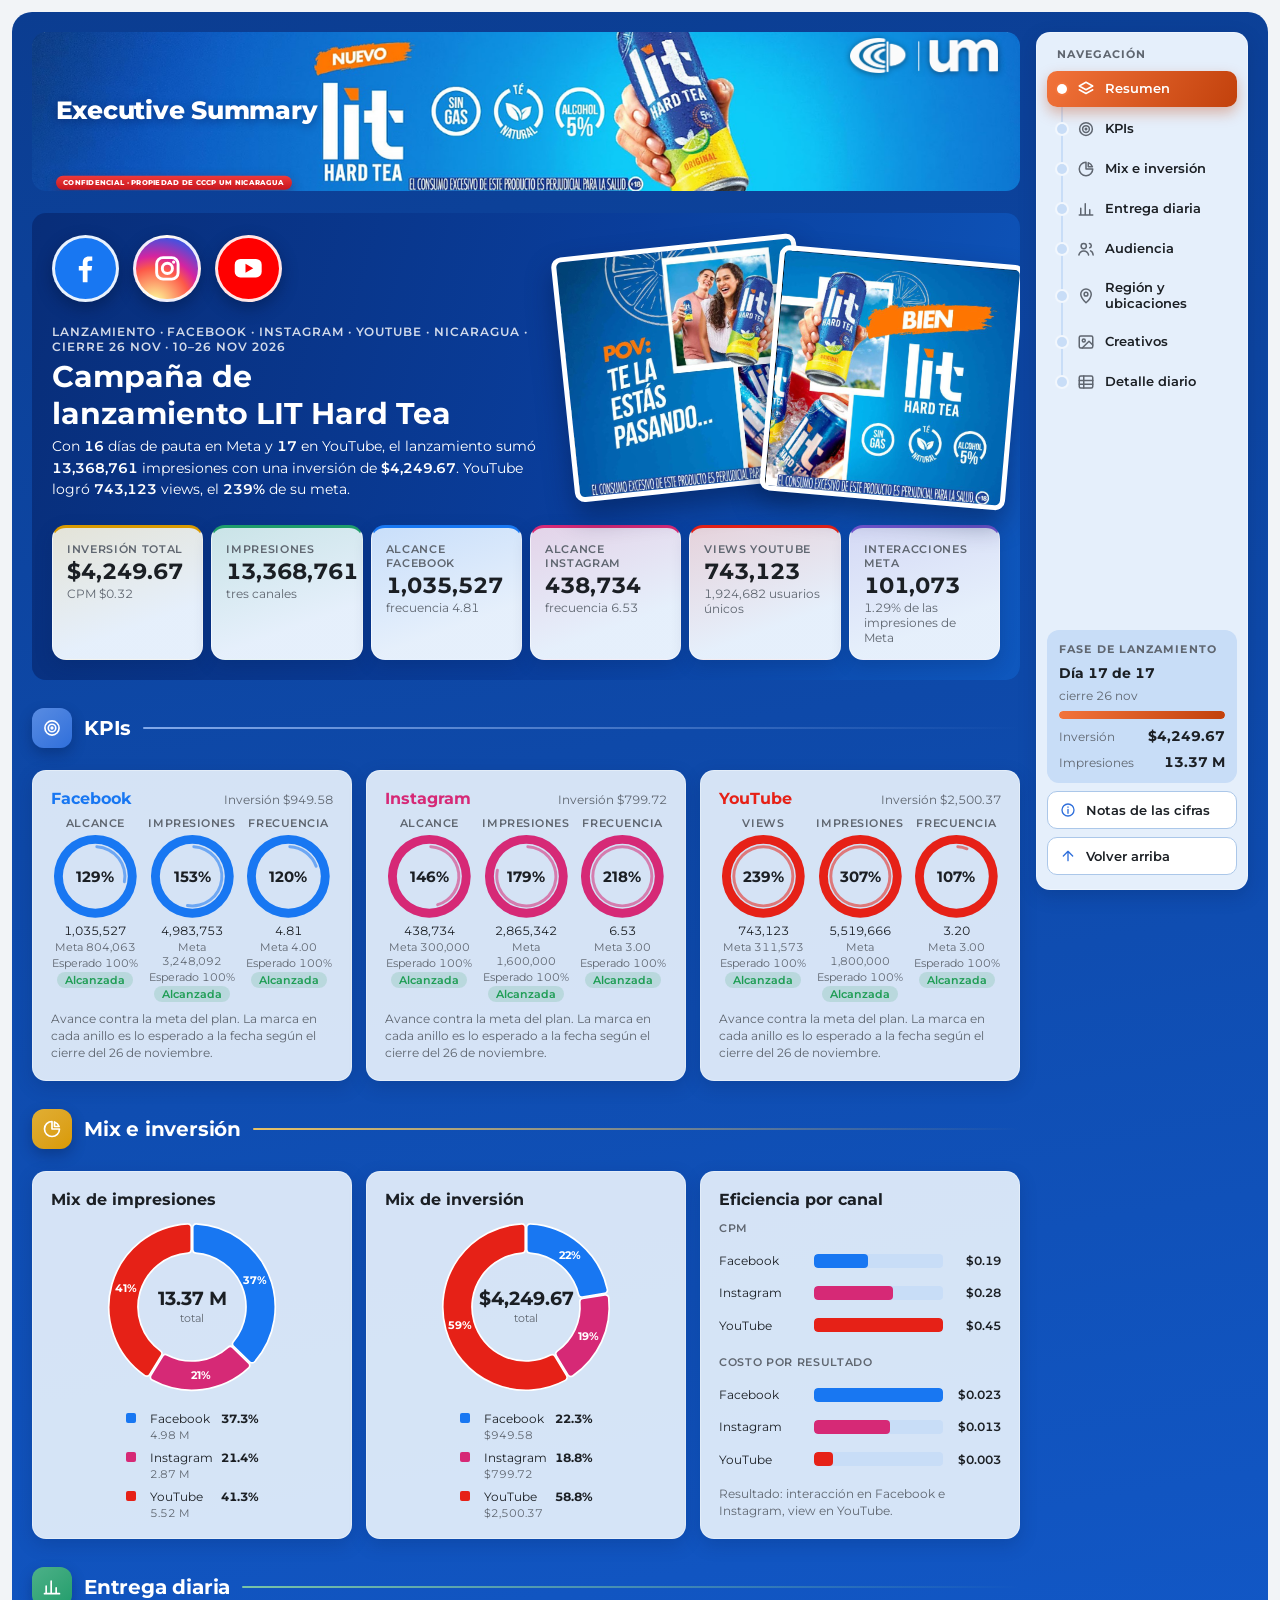
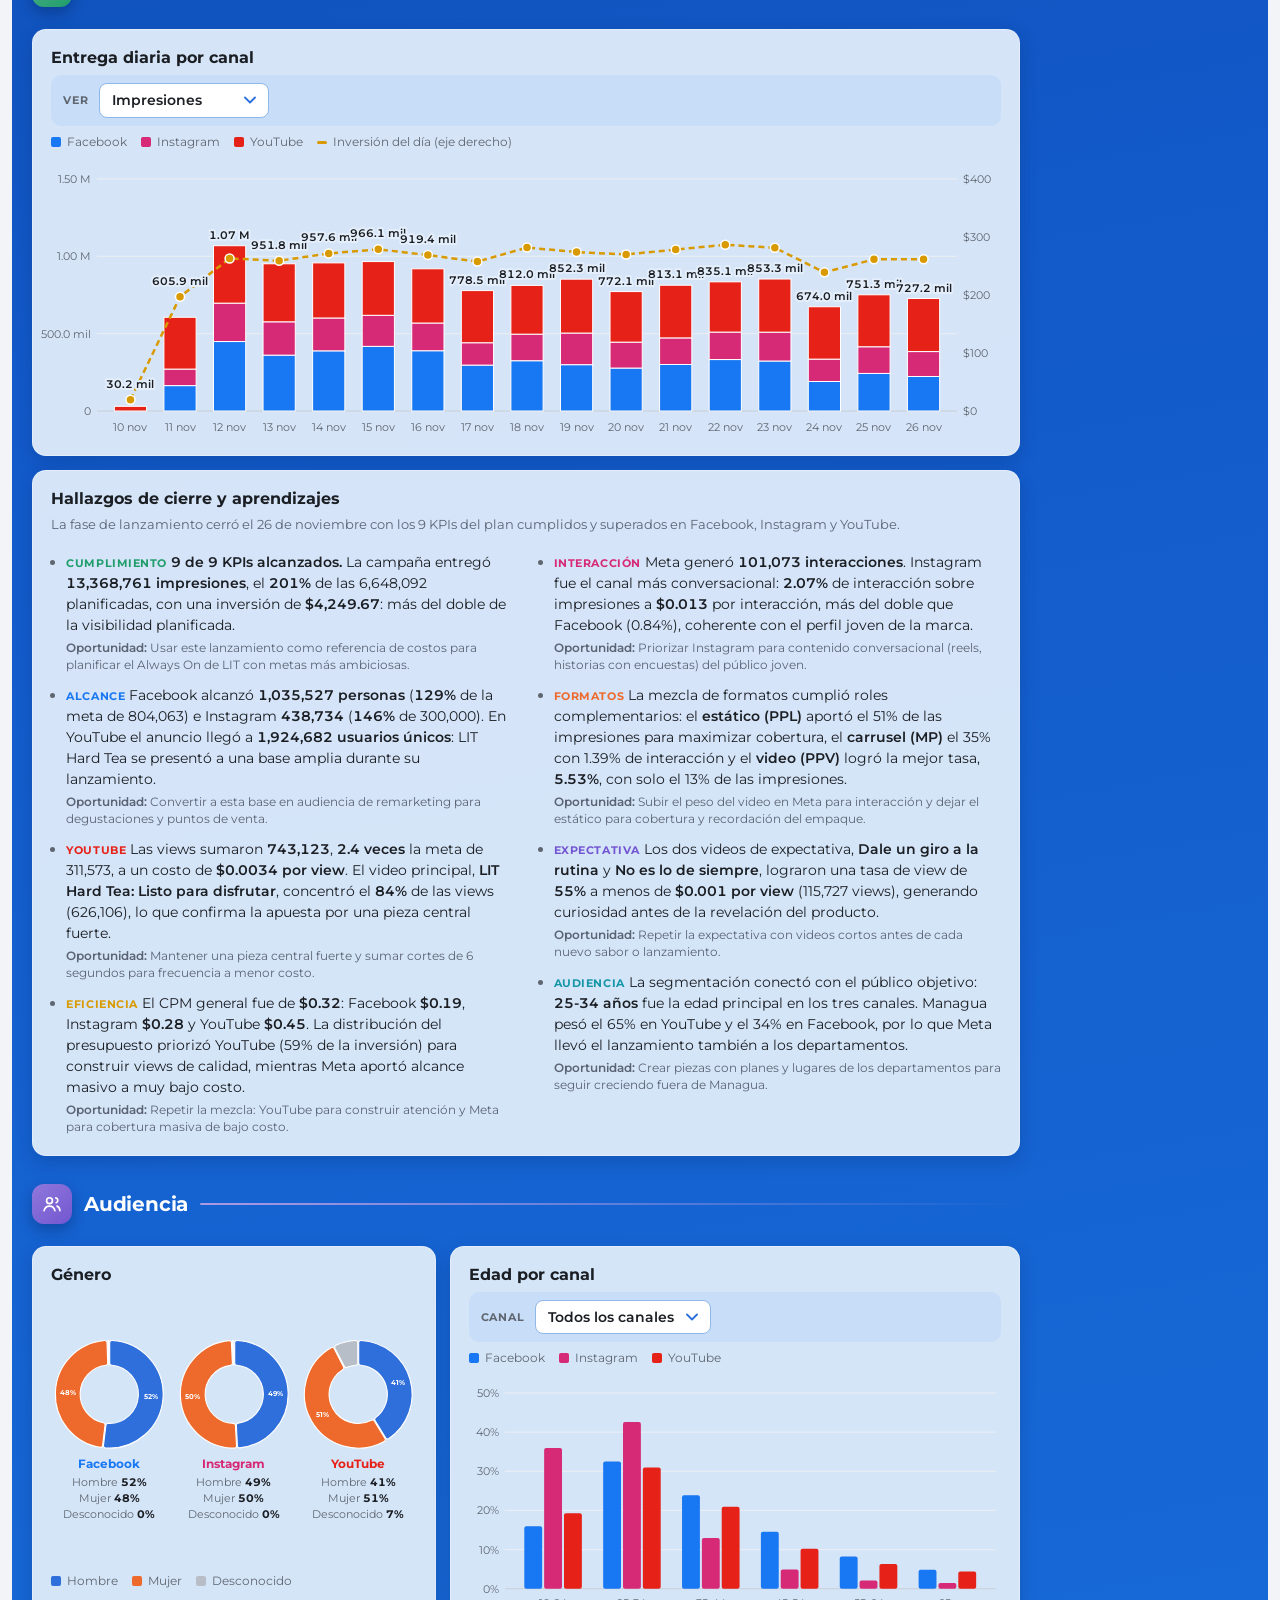
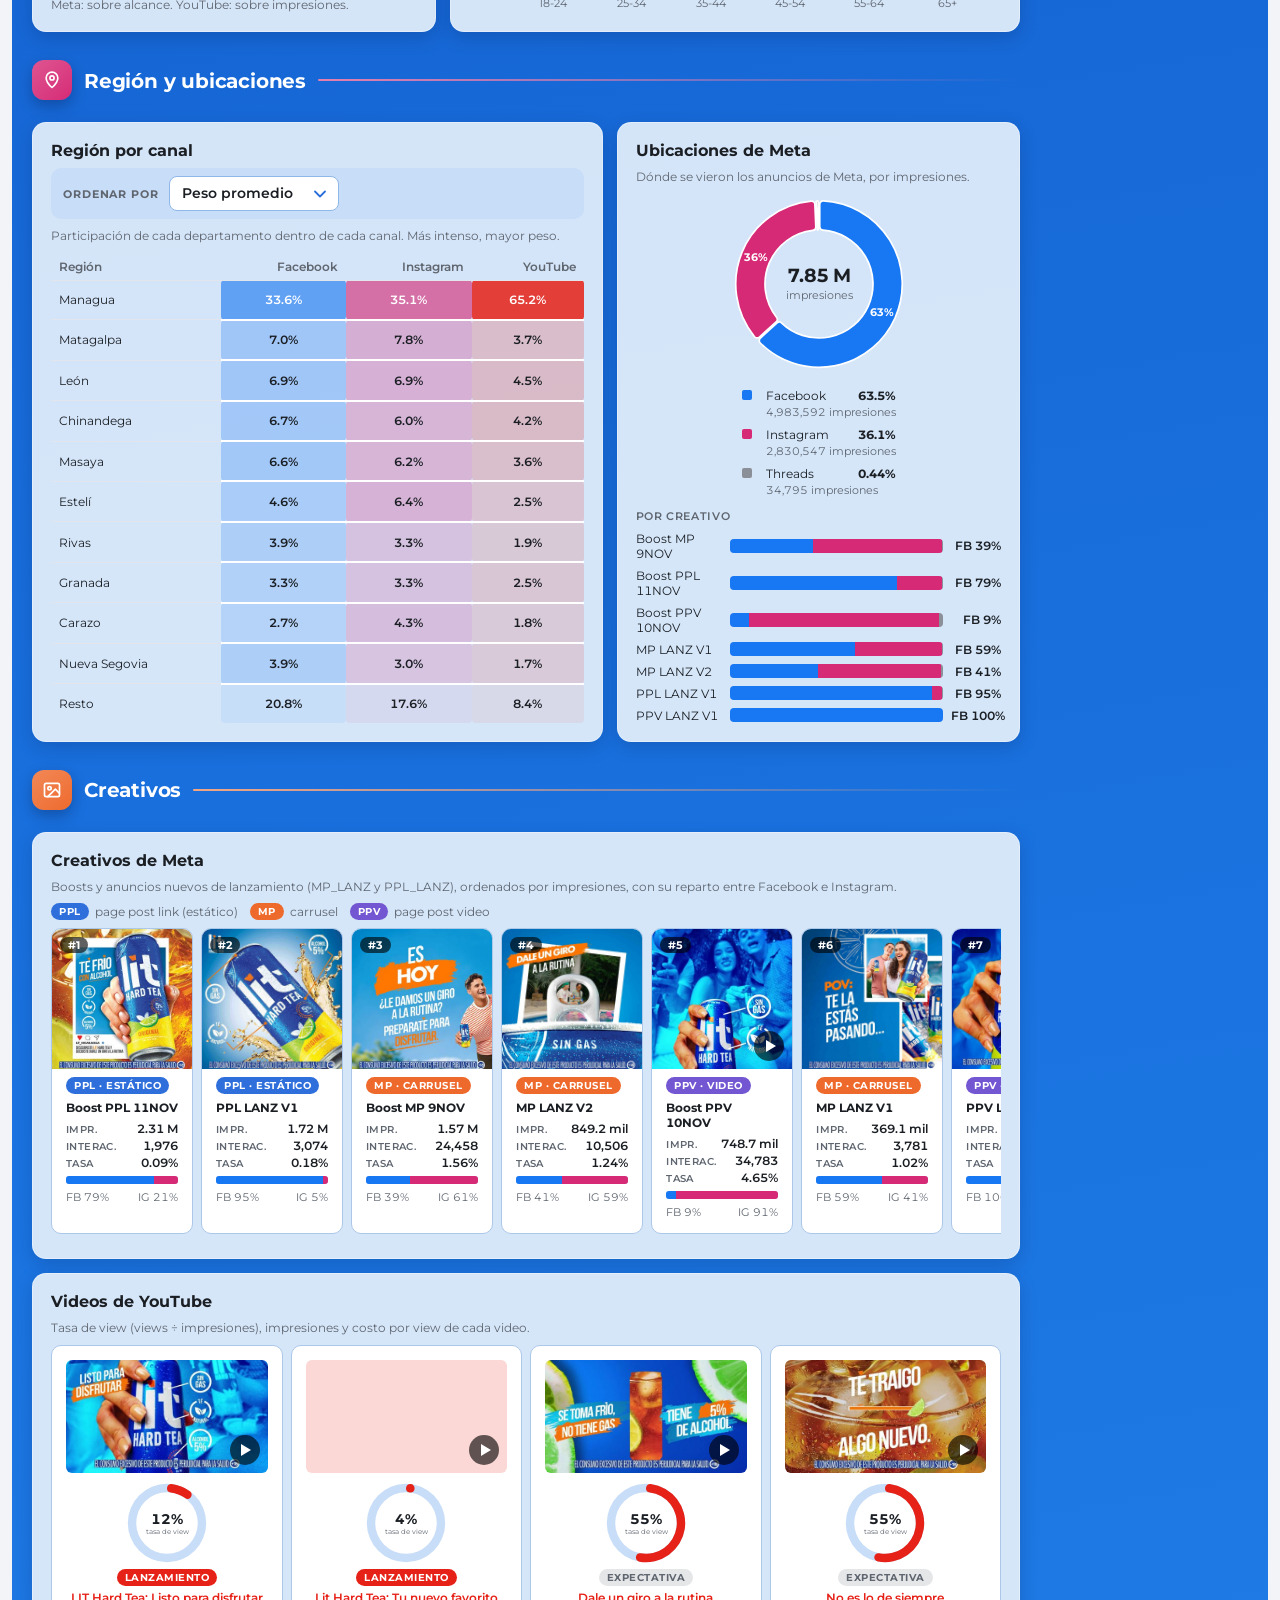
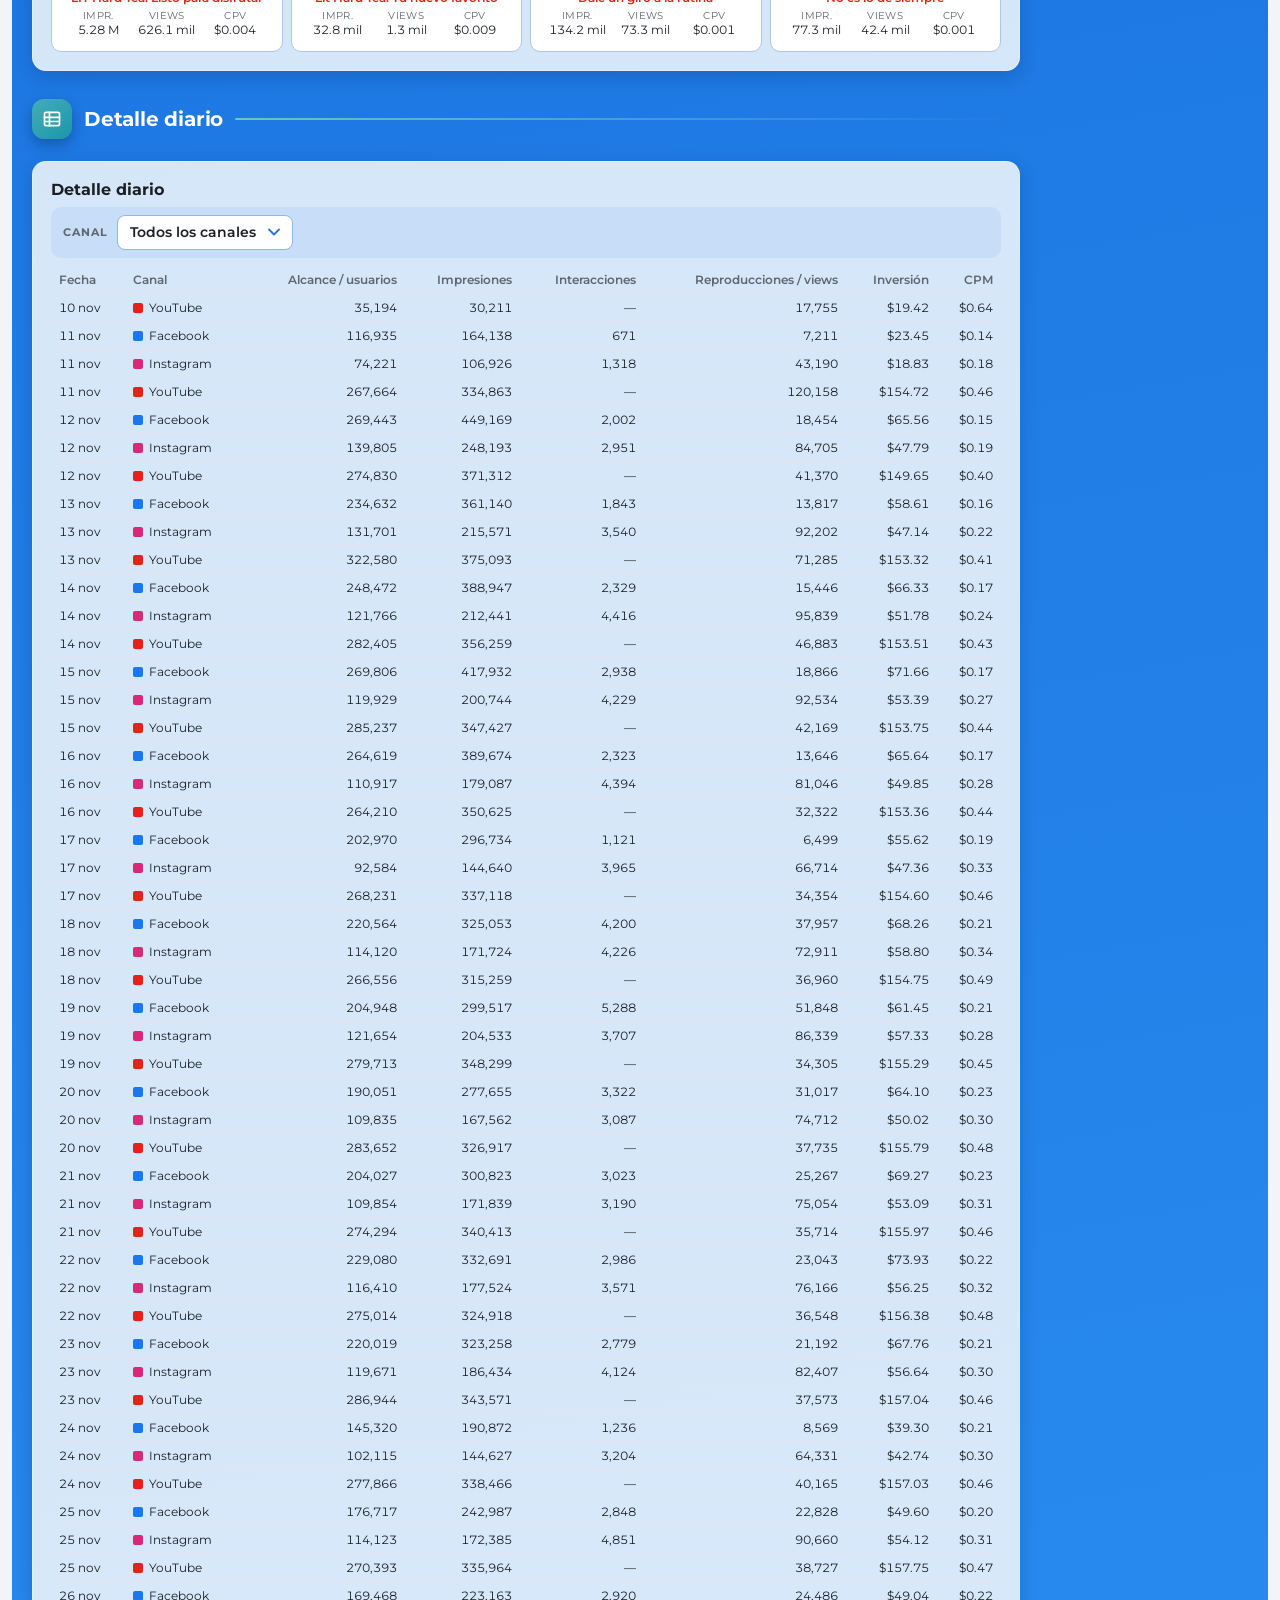
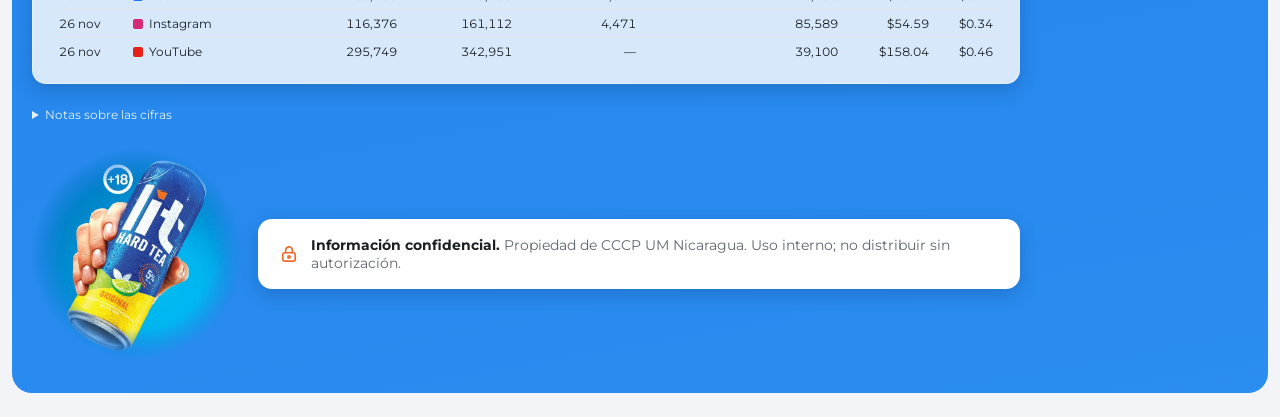
<file: lanzamiento/index.html>
<!doctype html><html lang="es"><head><meta charset="utf-8"><meta name="viewport" content="width=device-width, initial-scale=1">
<title>Campaña de lanzamiento LIT Hard Tea · CCCP UM</title>
<meta name="description" content="Resultados de la campaña de lanzamiento de LIT Hard Tea en Facebook, Instagram y YouTube, Nicaragua, noviembre 2026.">
<meta property="og:type" content="website">
<meta property="og:title" content="Campaña de lanzamiento LIT Hard Tea · CCCP UM">
<meta property="og:description" content="Resultados de la campaña de lanzamiento de LIT Hard Tea en Facebook, Instagram y YouTube, Nicaragua, noviembre 2026.">
<meta property="og:image" content="https://alexanderperez0510like-cmyk.github.io/LIT-Hard-Tea/lanzamiento/vista-previa.jpg">
<meta property="og:image:width" content="1200">
<meta property="og:image:height" content="630">
<meta name="twitter:card" content="summary_large_image">
<meta name="robots" content="noindex,nofollow">
<link rel="preconnect" href="https://fonts.googleapis.com">
<link rel="stylesheet" href="https://fonts.googleapis.com/css2?family=Montserrat:wght@400;500;600;700;800&display=swap">
<style>
:root {
  --color-fg: #1b1f24; --color-fg-muted: #5f6670; --color-bg: #f2f4f7; --color-panel: #ffffff; --color-border-line: #e2e6ec;
  --color-ok: #1f9d55; --color-warn: #c98a00; --color-bad: #d64545;
  --font-anthropic-sans: "Montserrat", system-ui, -apple-system, "Segoe UI", sans-serif; --font-anthropic-serif: "Montserrat", system-ui, -apple-system, "Segoe UI", sans-serif;
  --cds-font-size-caption: 12px; --cds-font-size-body: 14px; --cds-font-size-heading: 16px; --cds-font-size-title: 30px; --cds-font-weight-medium: 600;
  --cds-gap-xs: 4px; --cds-gap-sm: 8px; --cds-gap-md: 14px; --cds-gap-lg: 22px; --cds-gap-xl: 32px;
  --cds-pad-xs: 4px; --cds-pad-sm: 8px; --cds-pad-md: 14px; --cds-pad-lg: 18px; --cds-pad-xl: 28px; --cds-radius: 10px;
  --cds-chart-muted: #b7bec8; --cds-chart-grid: #eceff3; --cds-chart-axis: #c9ced6; --cds-text-secondary: #5f6670;
  --cds-surface-popover: #ffffff; --cds-border: #e2e6ec; --cds-shadow-popover: 0 6px 20px rgba(20, 30, 50, .14);
  color-scheme: light;
}
@media (prefers-color-scheme: dark) {
  :root {
    --color-fg: #e8ebf0; --color-fg-muted: #9aa3ae; --color-bg: #0f1318; --color-panel: #171c23; --color-border-line: #29303a;
    --color-ok: #3cc47a; --color-warn: #e3a92b; --color-bad: #ef6b6b;
    --cds-chart-muted: #4a525d; --cds-chart-grid: #232a33; --cds-chart-axis: #39414c; --cds-text-secondary: #9aa3ae;
    --cds-surface-popover: #1f252d; --cds-border: #323a45; --cds-shadow-popover: 0 6px 20px rgba(0, 0, 0, .5);
    color-scheme: dark;
  }
}
html, body { margin: 0; background: var(--color-bg); color: var(--color-fg); font-family: var(--font-anthropic-sans); font-size: var(--cds-font-size-body); }
#dash-root { max-width: none; margin: 0; padding: 12px max(12px, env(safe-area-inset-right, 0px)) 24px max(12px, env(safe-area-inset-left, 0px)); }
.dash-skeleton { color: transparent !important; background: var(--color-border-line); border-radius: 4px; }
.lit-footer { margin-top: 24px; font-size: 12px; color: var(--color-fg-muted); text-align: center; }
</style></head><body><script src="d3.min.js"></script><script>
(() => {
  const RAW = {"diario": "canal,fecha,alcance,impresiones,interacciones,reproducciones,thruplays,clics,costo\nFacebook,2026-11-11,116935,164138,671,7211,71,,23.45\nFacebook,2026-11-12,269443,449169,2002,18454,420,,65.56\nFacebook,2026-11-13,234632,361140,1843,13817,520,,58.61\nFacebook,2026-11-14,248472,388947,2329,15446,713,,66.33\nFacebook,2026-11-15,269806,417932,2938,18866,885,,71.66\nFacebook,2026-11-16,264619,389674,2323,13646,763,,65.64\nFacebook,2026-11-17,202970,296734,1121,6499,375,,55.62\nFacebook,2026-11-18,220564,325053,4200,37957,566,,68.26\nFacebook,2026-11-19,204948,299517,5288,51848,430,,61.45\nFacebook,2026-11-20,190051,277655,3322,31017,255,,64.1\nFacebook,2026-11-21,204027,300823,3023,25267,209,,69.27\nFacebook,2026-11-22,229080,332691,2986,23043,217,,73.93\nFacebook,2026-11-23,220019,323258,2779,21192,185,,67.76\nFacebook,2026-11-24,145320,190872,1236,8569,76,,39.3\nFacebook,2026-11-25,176717,242987,2848,22828,211,,49.6\nFacebook,2026-11-26,169468,223163,2920,24486,231,,49.04\nInstagram,2026-11-11,74221,106926,1318,43190,371,,18.83\nInstagram,2026-11-12,139805,248193,2951,84705,556,,47.79\nInstagram,2026-11-13,131701,215571,3540,92202,646,,47.14\nInstagram,2026-11-14,121766,212441,4416,95839,875,,51.78\nInstagram,2026-11-15,119929,200744,4229,92534,795,,53.39\nInstagram,2026-11-16,110917,179087,4394,81046,845,,49.85\nInstagram,2026-11-17,92584,144640,3965,66714,959,,47.36\nInstagram,2026-11-18,114120,171724,4226,72911,1000,,58.8\nInstagram,2026-11-19,121654,204533,3707,86339,936,,57.33\nInstagram,2026-11-20,109835,167562,3087,74712,895,,50.02\nInstagram,2026-11-21,109854,171839,3190,75054,894,,53.09\nInstagram,2026-11-22,116410,177524,3571,76166,1007,,56.25\nInstagram,2026-11-23,119671,186434,4124,82407,1050,,56.64\nInstagram,2026-11-24,102115,144627,3204,64331,887,,42.74\nInstagram,2026-11-25,114123,172385,4851,90660,1126,,54.12\nInstagram,2026-11-26,116376,161112,4471,85589,1115,,54.59\nYouTube,2026-11-10,35194,30211,,17755,,7,19.42\nYouTube,2026-11-11,267664,334863,,120158,,1132,154.72\nYouTube,2026-11-12,274830,371312,,41370,,1104,149.65\nYouTube,2026-11-13,322580,375093,,71285,,913,153.32\nYouTube,2026-11-14,282405,356259,,46883,,1863,153.51\nYouTube,2026-11-15,285237,347427,,42169,,1926,153.75\nYouTube,2026-11-16,264210,350625,,32322,,1784,153.36\nYouTube,2026-11-17,268231,337118,,34354,,1515,154.6\nYouTube,2026-11-18,266556,315259,,36960,,1173,154.75\nYouTube,2026-11-19,279713,348299,,34305,,1491,155.29\nYouTube,2026-11-20,283652,326917,,37735,,1154,155.79\nYouTube,2026-11-21,274294,340413,,35714,,1512,155.97\nYouTube,2026-11-22,275014,324918,,36548,,1049,156.38\nYouTube,2026-11-23,286944,343571,,37573,,1374,157.04\nYouTube,2026-11-24,277866,338466,,40165,,1175,157.03\nYouTube,2026-11-25,270393,335964,,38727,,1441,157.75\nYouTube,2026-11-26,295749,342951,,39100,,1358,158.04\n", "acumulado": "canal,alcance_unico,frecuencia,cpm\nFacebook,1035527,4.81,0.19\nInstagram,438734,6.53,0.28\nYouTube,1924682,3.2,0.45\n", "creativos_meta": "canal,fecha,creativo,alcance,impresiones,interacciones\nFacebook,2026-11-26,MP_LANZ_V1,8346,9413,6\nFacebook,2026-11-26,MP_LANZ_V2,13403,14363,27\nFacebook,2026-11-26,MP_LANZ_V2,13122,15596,21\nFacebook,2026-11-26,MP_LANZ_V1,5003,5517,3\nFacebook,2026-11-26,PPL_LANZ_V1,115978,146695,267\nFacebook,2026-11-26,PPV_LANZ_V1,17103,21007,1585\nFacebook,2026-11-26,PPV_LANZ_V1,8681,10572,1011\nFacebook,2026-11-25,MP_LANZ_V1,8493,10241,9\nFacebook,2026-11-25,MP_LANZ_V2,17976,19783,34\nFacebook,2026-11-25,MP_LANZ_V2,9847,11331,12\nFacebook,2026-11-25,MP_LANZ_V1,5429,6066,14\nFacebook,2026-11-25,PPL_LANZ_V1,128562,165392,324\nFacebook,2026-11-25,PPV_LANZ_V1,14677,18574,1447\nFacebook,2026-11-25,PPV_LANZ_V1,9206,11600,1008\nFacebook,2026-11-24,MP_LANZ_V1,8342,10174,5\nFacebook,2026-11-24,MP_LANZ_V2,18866,20946,21\nFacebook,2026-11-24,MP_LANZ_V2,9229,10975,14\nFacebook,2026-11-24,MP_LANZ_V1,3447,3987,3\nFacebook,2026-11-24,PPL_LANZ_V1,103031,133381,238\nFacebook,2026-11-24,PPV_LANZ_V1,4245,4733,356\nFacebook,2026-11-24,PPV_LANZ_V1,5627,6676,599\nFacebook,2026-11-23,MP_LANZ_V1,18518,23411,19\nFacebook,2026-11-23,MP_LANZ_V2,27791,32445,33\nFacebook,2026-11-23,MP_LANZ_V2,11030,12718,19\nFacebook,2026-11-23,MP_LANZ_V1,2808,3288,2\nFacebook,2026-11-23,PPL_LANZ_V1,164775,223011,386\nFacebook,2026-11-23,PPV_LANZ_V1,9807,11682,829\nFacebook,2026-11-23,PPV_LANZ_V1,12086,16703,1491\nFacebook,2026-11-22,MP_LANZ_V1,18871,24252,24\nFacebook,2026-11-22,MP_LANZ_V2,27248,31269,45\nFacebook,2026-11-22,MP_LANZ_V2,10360,12171,16\nFacebook,2026-11-22,MP_LANZ_V1,4548,5343,5\nFacebook,2026-11-22,PPL_LANZ_V1,169568,229912,418\nFacebook,2026-11-22,PPV_LANZ_V1,10889,13533,946\nFacebook,2026-11-22,PPV_LANZ_V1,11353,16211,1532\nFacebook,2026-11-21,MP_LANZ_V1,12462,15586,12\nFacebook,2026-11-21,MP_LANZ_V2,27540,32556,40\nFacebook,2026-11-21,MP_LANZ_V2,8808,10091,7\nFacebook,2026-11-21,MP_LANZ_V1,3632,4294,4\nFacebook,2026-11-21,PPL_LANZ_V1,151885,206589,406\nFacebook,2026-11-21,PPV_LANZ_V1,12202,15270,1032\nFacebook,2026-11-21,PPV_LANZ_V1,11686,16437,1522\nFacebook,2026-11-20,MP_LANZ_V1,14019,17544,19\nFacebook,2026-11-20,MP_LANZ_V2,25903,29348,36\nFacebook,2026-11-20,MP_LANZ_V2,8442,9849,21\nFacebook,2026-11-20,MP_LANZ_V1,2906,3371,2\nFacebook,2026-11-20,PPL_LANZ_V1,130977,179311,293\nFacebook,2026-11-20,PPV_LANZ_V1,13388,17118,1172\nFacebook,2026-11-20,PPV_LANZ_V1,15306,21114,1779\nFacebook,2026-11-19,BOOST_PPV_10NOV,912,990,60\nFacebook,2026-11-19,BOOST_PPV_10NOV,7494,8687,556\nFacebook,2026-11-19,MP_LANZ_V1,10514,12364,10\nFacebook,2026-11-19,MP_LANZ_V2,24379,27666,40\nFacebook,2026-11-19,MP_LANZ_V2,12080,15437,21\nFacebook,2026-11-19,MP_LANZ_V1,8262,10018,13\nFacebook,2026-11-19,PPL_LANZ_V1,120778,163481,289\nFacebook,2026-11-19,PPV_LANZ_V1,37888,44091,2941\nFacebook,2026-11-19,PPV_LANZ_V1,12754,16783,1358\nFacebook,2026-11-18,BOOST_MP_9NOV,7266,9014,290\nFacebook,2026-11-18,BOOST_PPV_10NOV,5396,6528,467\nFacebook,2026-11-18,BOOST_PPL_11NOV,16718,20842,19\nFacebook,2026-11-18,BOOST_PPV_10NOV,11286,14260,868\nFacebook,2026-11-18,BOOST_PPL_11NOV,49180,59761,36\nFacebook,2026-11-18,BOOST_MP_9NOV,19204,23371,329\nFacebook,2026-11-18,MP_LANZ_V1,8372,10137,6\nFacebook,2026-11-18,MP_LANZ_V2,13051,15402,31\nFacebook,2026-11-18,MP_LANZ_V2,13537,17294,24\nFacebook,2026-11-18,MP_LANZ_V1,7431,8752,16\nFacebook,2026-11-18,PPL_LANZ_V1,89531,114539,227\nFacebook,2026-11-18,PPV_LANZ_V1,20965,24991,1873\nFacebook,2026-11-17,BOOST_MP_9NOV,13103,16912,343\nFacebook,2026-11-17,BOOST_PPV_10NOV,100,112,11\nFacebook,2026-11-17,BOOST_PPL_11NOV,24236,33095,21\nFacebook,2026-11-17,BOOST_PPV_10NOV,1168,1406,82\nFacebook,2026-11-17,BOOST_PPL_11NOV,105799,133859,86\nFacebook,2026-11-17,BOOST_MP_9NOV,30258,36839,492\nFacebook,2026-11-17,MP_LANZ_V1,8789,10974,10\nFacebook,2026-11-17,MP_LANZ_V2,3684,4482,3\nFacebook,2026-11-17,MP_LANZ_V2,4161,4829,5\nFacebook,2026-11-17,MP_LANZ_V1,4565,5322,2\nFacebook,2026-11-17,PPL_LANZ_V1,37121,48904,66\nFacebook,2026-11-16,BOOST_MP_9NOV,18995,26133,813\nFacebook,2026-11-16,BOOST_PPV_10NOV,593,664,61\nFacebook,2026-11-16,BOOST_PPL_11NOV,43991,63895,57\nFacebook,2026-11-16,BOOST_PPV_10NOV,1813,2111,175\nFacebook,2026-11-16,BOOST_PPL_11NOV,147547,183559,122\nFacebook,2026-11-16,BOOST_MP_9NOV,53245,71235,1037\nFacebook,2026-11-16,MP_LANZ_V1,3010,3544,2\nFacebook,2026-11-16,MP_LANZ_V2,426,456,0\nFacebook,2026-11-16,MP_LANZ_V2,1454,1626,2\nFacebook,2026-11-16,MP_LANZ_V1,11607,12955,23\nFacebook,2026-11-16,PPL_LANZ_V1,19881,23496,31\nFacebook,2026-11-15,BOOST_MP_9NOV,22246,30883,796\nFacebook,2026-11-15,BOOST_PPV_10NOV,1159,1318,131\nFacebook,2026-11-15,BOOST_PPL_11NOV,51191,79833,69\nFacebook,2026-11-15,BOOST_PPV_10NOV,3520,4000,309\nFacebook,2026-11-15,BOOST_PPL_11NOV,163287,212831,150\nFacebook,2026-11-15,BOOST_MP_9NOV,64792,89067,1483\nFacebook,2026-11-14,BOOST_MP_9NOV,20552,29908,649\nFacebook,2026-11-14,BOOST_PPV_10NOV,814,948,95\nFacebook,2026-11-14,BOOST_PPL_11NOV,50715,77027,43\nFacebook,2026-11-14,BOOST_PPV_10NOV,3185,3674,273\nFacebook,2026-11-14,BOOST_PPL_11NOV,147598,204592,127\nFacebook,2026-11-14,BOOST_MP_9NOV,56086,72798,1142\nFacebook,2026-11-13,BOOST_MP_9NOV,20926,27644,379\nFacebook,2026-11-13,BOOST_PPV_10NOV,807,913,78\nFacebook,2026-11-13,BOOST_PPL_11NOV,52027,75668,51\nFacebook,2026-11-13,BOOST_PPV_10NOV,4384,4863,349\nFacebook,2026-11-13,BOOST_PPL_11NOV,141234,194148,140\nFacebook,2026-11-13,BOOST_MP_9NOV,46628,57904,846\nFacebook,2026-11-12,BOOST_MP_9NOV,16726,22262,226\nFacebook,2026-11-12,BOOST_PPV_10NOV,2117,2305,142\nFacebook,2026-11-12,BOOST_PPL_11NOV,71118,106280,76\nFacebook,2026-11-12,BOOST_PPV_10NOV,7512,7916,500\nFacebook,2026-11-12,BOOST_PPL_11NOV,170562,238383,166\nFacebook,2026-11-12,BOOST_MP_9NOV,60066,72023,892\nFacebook,2026-11-11,BOOST_MP_9NOV,11797,14921,21\nFacebook,2026-11-11,BOOST_PPV_10NOV,1168,1182,95\nFacebook,2026-11-11,BOOST_PPL_11NOV,28922,34325,24\nFacebook,2026-11-11,BOOST_PPV_10NOV,5371,5714,335\nFacebook,2026-11-11,BOOST_PPL_11NOV,76038,98355,98\nFacebook,2026-11-11,BOOST_MP_9NOV,9035,9641,98\nInstagram,2026-11-26,BOOST_MP_9NOV,136,137,10\nInstagram,2026-11-26,BOOST_PPV_10NOV,40406,44039,2277\nInstagram,2026-11-26,BOOST_PPL_11NOV,6373,6541,6\nInstagram,2026-11-26,BOOST_MP_9NOV,29828,32774,688\nInstagram,2026-11-26,MP_LANZ_V2,22978,25770,536\nInstagram,2026-11-26,MP_LANZ_V1,7069,7563,173\nInstagram,2026-11-26,PPL_LANZ_V1,8227,8652,8\nInstagram,2026-11-26,MP_LANZ_V2,24778,26675,532\nInstagram,2026-11-26,MP_LANZ_V1,8548,8961,241\nInstagram,2026-11-25,BOOST_MP_9NOV,39,39,2\nInstagram,2026-11-25,BOOST_PPV_10NOV,42475,46170,2479\nInstagram,2026-11-25,BOOST_PPL_11NOV,6275,6586,5\nInstagram,2026-11-25,BOOST_MP_9NOV,35554,40919,809\nInstagram,2026-11-25,MP_LANZ_V2,27313,32849,678\nInstagram,2026-11-25,MP_LANZ_V1,3494,3671,59\nInstagram,2026-11-25,PPL_LANZ_V1,8669,9045,17\nInstagram,2026-11-25,MP_LANZ_V2,22596,24850,572\nInstagram,2026-11-25,MP_LANZ_V1,8073,8256,230\nInstagram,2026-11-24,BOOST_MP_9NOV,259,286,9\nInstagram,2026-11-24,BOOST_PPV_10NOV,21357,23108,1258\nInstagram,2026-11-24,BOOST_PPL_11NOV,9769,10583,10\nInstagram,2026-11-24,BOOST_MP_9NOV,35880,43590,734\nInstagram,2026-11-24,MP_LANZ_V2,22305,26123,553\nInstagram,2026-11-24,MP_LANZ_V1,3838,4180,72\nInstagram,2026-11-24,PPL_LANZ_V1,7525,7909,7\nInstagram,2026-11-24,MP_LANZ_V2,20490,22835,467\nInstagram,2026-11-24,MP_LANZ_V1,5429,6013,94\nInstagram,2026-11-23,BOOST_MP_9NOV,23,23,2\nInstagram,2026-11-23,BOOST_PPV_10NOV,31989,35552,1896\nInstagram,2026-11-23,BOOST_PPL_11NOV,15193,16242,37\nInstagram,2026-11-23,BOOST_MP_9NOV,46087,55299,832\nInstagram,2026-11-23,MP_LANZ_V2,27517,32886,560\nInstagram,2026-11-23,MP_LANZ_V1,2216,2342,21\nInstagram,2026-11-23,PPL_LANZ_V1,8004,8303,15\nInstagram,2026-11-23,MP_LANZ_V2,19814,21938,446\nInstagram,2026-11-23,MP_LANZ_V1,12757,13849,315\nInstagram,2026-11-22,BOOST_MP_9NOV,70,71,3\nInstagram,2026-11-22,BOOST_PPV_10NOV,23560,25461,1326\nInstagram,2026-11-22,BOOST_PPL_11NOV,19120,21148,38\nInstagram,2026-11-22,BOOST_MP_9NOV,41574,49270,760\nInstagram,2026-11-22,MP_LANZ_V2,25733,31788,540\nInstagram,2026-11-22,MP_LANZ_V1,4334,4507,99\nInstagram,2026-11-22,PPL_LANZ_V1,6970,7328,9\nInstagram,2026-11-22,MP_LANZ_V2,23195,26903,537\nInstagram,2026-11-22,MP_LANZ_V1,10201,11048,259\nInstagram,2026-11-21,BOOST_MP_9NOV,84,87,3\nInstagram,2026-11-21,BOOST_PPV_10NOV,24734,26137,1087\nInstagram,2026-11-21,BOOST_PPL_11NOV,20321,21772,34\nInstagram,2026-11-21,BOOST_MP_9NOV,38931,47502,819\nInstagram,2026-11-21,MP_LANZ_V2,24966,30477,488\nInstagram,2026-11-21,MP_LANZ_V1,4242,4581,81\nInstagram,2026-11-21,PPL_LANZ_V1,6510,6779,11\nInstagram,2026-11-21,MP_LANZ_V2,21039,23628,405\nInstagram,2026-11-21,MP_LANZ_V1,10287,10876,262\nInstagram,2026-11-20,BOOST_MP_9NOV,72,72,2\nInstagram,2026-11-20,BOOST_PPV_10NOV,26139,27794,1040\nInstagram,2026-11-20,BOOST_PPL_11NOV,17732,18946,30\nInstagram,2026-11-20,BOOST_MP_9NOV,43956,53959,863\nInstagram,2026-11-20,MP_LANZ_V2,25721,29956,504\nInstagram,2026-11-20,MP_LANZ_V1,3676,3763,41\nInstagram,2026-11-20,PPL_LANZ_V1,5598,5720,6\nInstagram,2026-11-20,MP_LANZ_V2,15618,17545,358\nInstagram,2026-11-20,MP_LANZ_V1,8984,9807,243\nInstagram,2026-11-19,BOOST_MP_9NOV,21,21,0\nInstagram,2026-11-19,BOOST_PPV_10NOV,36039,41291,1683\nInstagram,2026-11-19,BOOST_PPL_11NOV,32844,39446,48\nInstagram,2026-11-19,BOOST_MP_9NOV,50465,64739,855\nInstagram,2026-11-19,MP_LANZ_V2,16848,19187,386\nInstagram,2026-11-19,MP_LANZ_V1,2717,2808,58\nInstagram,2026-11-19,PPL_LANZ_V1,4838,5019,9\nInstagram,2026-11-19,MP_LANZ_V2,18601,21122,446\nInstagram,2026-11-19,MP_LANZ_V1,10176,10900,222\nInstagram,2026-11-18,BOOST_MP_9NOV,383,395,26\nInstagram,2026-11-18,BOOST_PPV_10NOV,33051,36489,2200\nInstagram,2026-11-18,BOOST_PPL_11NOV,18278,20404,36\nInstagram,2026-11-18,BOOST_MP_9NOV,36806,43076,485\nInstagram,2026-11-18,MP_LANZ_V2,16689,19155,434\nInstagram,2026-11-18,MP_LANZ_V1,6699,7175,199\nInstagram,2026-11-18,PPL_LANZ_V1,9345,9881,21\nInstagram,2026-11-18,MP_LANZ_V2,19173,20875,447\nInstagram,2026-11-18,MP_LANZ_V1,13163,14274,378\nInstagram,2026-11-17,BOOST_MP_9NOV,145,145,10\nInstagram,2026-11-17,BOOST_PPV_10NOV,32078,36229,2057\nInstagram,2026-11-17,BOOST_PPL_11NOV,13307,14354,23\nInstagram,2026-11-17,BOOST_MP_9NOV,27369,31248,443\nInstagram,2026-11-17,MP_LANZ_V2,12686,14496,350\nInstagram,2026-11-17,MP_LANZ_V1,5978,6457,228\nInstagram,2026-11-17,PPL_LANZ_V1,10723,11185,18\nInstagram,2026-11-17,MP_LANZ_V2,18626,21306,602\nInstagram,2026-11-17,MP_LANZ_V1,8664,9220,234\nInstagram,2026-11-16,BOOST_MP_9NOV,2271,2458,108\nInstagram,2026-11-16,BOOST_PPV_10NOV,48153,56415,2757\nInstagram,2026-11-16,BOOST_PPL_11NOV,37614,43762,79\nInstagram,2026-11-16,BOOST_MP_9NOV,49673,60549,1186\nInstagram,2026-11-16,MP_LANZ_V2,4376,4790,117\nInstagram,2026-11-16,MP_LANZ_V1,1038,1091,38\nInstagram,2026-11-16,PPL_LANZ_V1,5118,5459,8\nInstagram,2026-11-16,MP_LANZ_V2,3246,3388,76\nInstagram,2026-11-16,MP_LANZ_V1,1096,1175,25\nInstagram,2026-11-15,BOOST_MP_9NOV,3755,4306,200\nInstagram,2026-11-15,BOOST_PPV_10NOV,56382,68441,2734\nInstagram,2026-11-15,BOOST_PPL_11NOV,42791,50867,71\nInstagram,2026-11-15,BOOST_MP_9NOV,58402,77130,1224\nInstagram,2026-11-14,BOOST_MP_9NOV,2886,3148,148\nInstagram,2026-11-14,BOOST_PPV_10NOV,58092,68036,2682\nInstagram,2026-11-14,BOOST_PPL_11NOV,46803,56357,76\nInstagram,2026-11-14,BOOST_MP_9NOV,63028,84900,1510\nInstagram,2026-11-13,BOOST_MP_9NOV,3530,3821,116\nInstagram,2026-11-13,BOOST_PPV_10NOV,58682,68187,2369\nInstagram,2026-11-13,BOOST_PPL_11NOV,51878,61040,84\nInstagram,2026-11-13,BOOST_MP_9NOV,61774,82523,971\nInstagram,2026-11-12,BOOST_MP_9NOV,4847,5073,178\nInstagram,2026-11-12,BOOST_PPV_10NOV,53633,61671,1934\nInstagram,2026-11-12,BOOST_PPL_11NOV,63093,80178,93\nInstagram,2026-11-12,BOOST_MP_9NOV,75314,101271,746\nInstagram,2026-11-11,BOOST_MP_9NOV,16724,21019,614\nInstagram,2026-11-11,BOOST_PPV_10NOV,14243,16120,417\nInstagram,2026-11-11,BOOST_PPL_11NOV,22367,25038,21\nInstagram,2026-11-11,BOOST_MP_9NOV,34484,44749,266\n", "videos_yt": "fecha,video_id,impresiones,views,costo_por_view,nombre\n2026-11-10,qPOhpaKNSIs,30211,17755,0.001093776401,Dale un giro a la rutina\n2026-11-11,9XVc6UhjeIw,77268,42408,0.000882852292,No es lo de siempre\n2026-11-11,iW4HUcuY28k,153557,22186,0.002964031371,LIT Hard Tea: Listo para disfrutar\n2026-11-11,qPOhpaKNSIs,104038,55564,0.0009272190627,Dale un giro a la rutina\n2026-11-12,iW4HUcuY28k,371312,41370,0.003617355572,LIT Hard Tea: Listo para disfrutar\n2026-11-13,iW4HUcuY28k,375093,71285,0.002150803114,LIT Hard Tea: Listo para disfrutar\n2026-11-14,iW4HUcuY28k,356259,46883,0.003274321183,LIT Hard Tea: Listo para disfrutar\n2026-11-15,iW4HUcuY28k,347427,42169,0.003646043302,LIT Hard Tea: Listo para disfrutar\n2026-11-16,iW4HUcuY28k,350625,32322,0.004744755894,LIT Hard Tea: Listo para disfrutar\n2026-11-17,iW4HUcuY28k,337118,34354,0.004500203761,LIT Hard Tea: Listo para disfrutar\n2026-11-18,iW4HUcuY28k,315259,36960,0.004186958874,LIT Hard Tea: Listo para disfrutar\n2026-11-19,iW4HUcuY28k,348299,34305,0.004526745372,LIT Hard Tea: Listo para disfrutar\n2026-11-20,iW4HUcuY28k,326917,37735,0.004128527892,LIT Hard Tea: Listo para disfrutar\n2026-11-21,iW4HUcuY28k,340413,35714,0.004367194938,LIT Hard Tea: Listo para disfrutar\n2026-11-22,iW4HUcuY28k,324918,36548,0.004278756704,LIT Hard Tea: Listo para disfrutar\n2026-11-23,iW4HUcuY28k,343571,37573,0.004179597051,LIT Hard Tea: Listo para disfrutar\n2026-11-24,VPOucsDFGTY,7645,269,0.01014869888,Lit Hard Tea: Tu nuevo favorito\n2026-11-24,iW4HUcuY28k,330821,39896,0.003867806296,LIT Hard Tea: Listo para disfrutar\n2026-11-25,VPOucsDFGTY,12784,580,0.007603448276,Lit Hard Tea: Tu nuevo favorito\n2026-11-25,iW4HUcuY28k,323180,38147,0.004019713215,LIT Hard Tea: Listo para disfrutar\n2026-11-26,VPOucsDFGTY,12328,441,0.01024943311,Lit Hard Tea: Tu nuevo favorito\n2026-11-26,iW4HUcuY28k,330623,38659,0.003971132207,LIT Hard Tea: Listo para disfrutar\n", "ubicaciones_meta": "plataforma,creativo,alcance,impresiones\nFacebook,BOOST_PPL_11NOV,851490,1816453\nFacebook,PPL_LANZ_V1,651396,1634712\nFacebook,BOOST_MP_9NOV,371459,610555\nInstagram,BOOST_MP_9NOV,361373,947390\nInstagram,BOOST_PPV_10NOV,358950,670040\nInstagram,MP_LANZ_V2,300819,490771\nInstagram,BOOST_PPL_11NOV,261018,490209\nFacebook,MP_LANZ_V2,217907,350633\nFacebook,PPV_LANZ_V1,170581,287095\nFacebook,MP_LANZ_V1,145547,216553\nInstagram,MP_LANZ_V1,123025,151990\nInstagram,PPL_LANZ_V1,68873,80147\nFacebook,BOOST_PPV_10NOV,53111,67591\nThreads,BOOST_PPV_10NOV,8824,11100\nThreads,MP_LANZ_V2,6353,7771\nThreads,BOOST_MP_9NOV,5433,7209\nThreads,PPL_LANZ_V1,4376,5133\nThreads,BOOST_PPL_11NOV,2663,3055\nThreads,MP_LANZ_V1,500,527\n", "audiencia": "canal,dimension,segmento,valor\nFacebook,Género,Hombre,515195\nFacebook,Género,Mujer,471424\nFacebook,Género,Desconocido,3042\nFacebook,Edad,25-34,325551\nFacebook,Edad,35-44,239164\nFacebook,Edad,18-24,160140\nFacebook,Edad,45-54,146140\nFacebook,Edad,55-64,82571\nFacebook,Edad,65+,48456\nFacebook,Región,Managua,347079\nFacebook,Región,Matagalpa,72531\nFacebook,Región,León,71077\nFacebook,Región,Chinandega,68830\nFacebook,Región,Masaya,68380\nFacebook,Región,Estelí,47926\nFacebook,Región,RACCN,45951\nFacebook,Región,RACCS,40858\nFacebook,Región,Nueva Segovia,40634\nFacebook,Región,Rivas,40007\nFacebook,Región,Jinotega,36486\nFacebook,Región,Chontales,34915\nFacebook,Región,Granada,33958\nFacebook,Región,Carazo,28006\nFacebook,Región,Boaco,25202\nFacebook,Región,Madriz,16440\nFacebook,Región,Río San Juan,15415\nFacebook,Región,Desconocido,46\nInstagram,Género,Mujer,221255\nInstagram,Género,Hombre,217000\nInstagram,Género,Desconocido,2146\nInstagram,Edad,25-34,190717\nInstagram,Edad,18-24,161030\nInstagram,Edad,35-44,58082\nInstagram,Edad,45-54,22082\nInstagram,Edad,55-64,9380\nInstagram,Edad,65+,6692\nInstagram,Edad,Desconocido,31\nInstagram,Región,Managua,174236\nInstagram,Región,Matagalpa,38483\nInstagram,Región,León,34369\nInstagram,Región,Estelí,31713\nInstagram,Región,Masaya,30686\nInstagram,Región,Chinandega,29961\nInstagram,Región,Carazo,21131\nInstagram,Región,Rivas,16606\nInstagram,Región,Granada,16421\nInstagram,Región,Chontales,16363\nInstagram,Región,Jinotega,15761\nInstagram,Región,Nueva Segovia,14662\nInstagram,Región,RACCS,11953\nInstagram,Región,Madriz,11838\nInstagram,Región,RACCN,11151\nInstagram,Región,Boaco,10758\nInstagram,Región,Río San Juan,9269\nInstagram,Región,Desconocido,342\nYouTube,Género,Mujer,2833647\nYouTube,Género,Hombre,2276427\nYouTube,Género,Desconocido,409592\nYouTube,Edad,25-34,1708691\nYouTube,Edad,35-44,1157302\nYouTube,Edad,18-24,1063635\nYouTube,Edad,45-54,562904\nYouTube,Edad,Desconocido,435906\nYouTube,Edad,55-64,349100\nYouTube,Edad,65+,242130\nYouTube,Región,Managua,3596362\nYouTube,Región,León,246585\nYouTube,Región,Chinandega,231513\nYouTube,Región,Matagalpa,203871\nYouTube,Región,Masaya,200560\nYouTube,Región,Estelí,137936\nYouTube,Región,Granada,135474\nYouTube,Región,Rivas,107500\nYouTube,Región,Carazo,101846\nYouTube,Región,RACCS,98131\nYouTube,Región,Nueva Segovia,92785\nYouTube,Región,Chontales,86771\nYouTube,Región,RACCN,86750\nYouTube,Región,Jinotega,86676\nYouTube,Región,Boaco,53947\nYouTube,Región,Madriz,30747\nYouTube,Región,Río San Juan,20274\n"};
  const DS = {};
  for (const k in RAW) DS[k] = d3.csvParse(RAW[k]);
  const calcs = [], draws = {}, onDatas = [];
  window.dash = {
    colors: ['var(--lit-blue)', 'var(--lit-orange)', 'var(--lit-green)', 'var(--lit-purple)', 'var(--lit-amber)'],
    calc: (id, o) => calcs.push([id, o]),
    loader: () => {},
    data: (id) => DS[id] === undefined ? { status: 'missing', data: [] } : { status: 'ok', data: DS[id] },
    draw: (name, fn) => { if (fn === undefined) { document.querySelectorAll('[data-draw="' + name + '"]').forEach((el) => draws[name] && draws[name](el)); return; } draws[name] = typeof fn === 'function' ? fn : (fn.update || fn.mount); },
    onData: (fn) => onDatas.push(fn),
    setLink: () => {}, params: () => ({}), setParams: () => {}, resetParams: () => {}, refresh: () => {}
  };
  const drawAll = () => {
    onDatas.forEach((fn) => fn());
    document.querySelectorAll('[data-draw]').forEach((el) => {
      if (el.closest('[hidden]')) return;
      const fn = draws[el.dataset.draw];
      if (fn) { try { fn(el); el.classList.remove('dash-skeleton'); } catch (e) { console.error(el.dataset.draw, e); } }
    });
  };
  window.addEventListener('DOMContentLoaded', () => {
    for (const [id, o] of calcs) DS[id] = o.fn(...o.inputs.map((i) => DS[i] ?? []));
    drawAll();
    let w = window.innerWidth, t;
    window.addEventListener('resize', () => { clearTimeout(t); t = setTimeout(() => { if (window.innerWidth !== w) { w = window.innerWidth; drawAll(); } }, 150); });
  });
})();
</script><div id="dash-root"><link rel="stylesheet" href="portada.css">
<link rel="stylesheet" href="creativos.css?v=1125a">
<style>
@import url('https://fonts.googleapis.com/css2?family=Montserrat:wght@400;500;600;700&display=swap');
.lz { --font-anthropic-sans: "Montserrat", system-ui, -apple-system, "Segoe UI", sans-serif; --font-anthropic-serif: "Montserrat", system-ui, -apple-system, "Segoe UI", sans-serif;
  --c-fb: #1877f2; --c-ig: #d62976; --c-yt: #e62117; --c-th: #8a8f98;
  --lz-blue: #2f6fdb; --lz-green: #1f9d6b; --lz-amber: #d99a00; --lz-orange: #ee6a2c; --lz-purple: #7356d1; --lz-teal: #1597a8;
  display: grid; grid-template-columns: minmax(0, 1fr) 212px; gap: 16px; align-items: start; font-family: var(--font-anthropic-sans); color: var(--color-fg); }
.lz-cover { position: relative; width: 100%; aspect-ratio: 3320 / 1263; max-width: 100%; background-color: #1d56b0; background-size: cover; background-position: center; border-radius: var(--cds-radius); overflow: hidden; }
.lz-cover .lit-cover-logo { position: absolute; top: 4%; right: 2.2%; width: clamp(84px, 15%, 200px); aspect-ratio: 2017 / 477; background-size: contain; background-repeat: no-repeat; background-position: center; filter: drop-shadow(0 1px 3px rgba(0, 0, 0, .45)); }
.lz-head { display: flex; flex-direction: column; gap: var(--cds-gap-xs); }
.lz-eyebrow { font-size: var(--cds-font-size-caption); text-transform: uppercase; letter-spacing: .08em; color: var(--color-fg-muted); font-weight: 600; }
.lz-title { font-weight: 700; font-size: var(--cds-font-size-title); margin: 0; text-wrap: balance; }
.lz-take { margin: 0; max-width: 80ch; line-height: 1.55; }
.lz-take b, .lz-list b { font-weight: 600; font-variant-numeric: tabular-nums; }
.lz-kpis { display: grid; grid-template-columns: repeat(6, minmax(0, 1fr)); gap: var(--cds-gap-sm); }
.lz-kpi { --c: var(--lz-blue); background: linear-gradient(160deg, color-mix(in srgb, var(--c) 11%, var(--color-panel)), var(--color-panel) 70%); border: 1px solid var(--color-border-line); border-top: 3px solid var(--c); border-radius: var(--cds-radius); padding: var(--cds-pad-md); display: flex; flex-direction: column; gap: 2px; min-width: 0; }
.lz-kpi-label { font-size: 11px; text-transform: uppercase; letter-spacing: .06em; color: var(--color-fg-muted); font-weight: 600; }
.lz-kpi-value { font-weight: 700; font-size: 1.55rem; line-height: 1.2; font-variant-numeric: tabular-nums; }
.lz-kpi-sub { font-size: var(--cds-font-size-caption); color: var(--color-fg-muted); font-variant-numeric: tabular-nums; }
.k-blue { --c: var(--lz-blue); } .k-green { --c: var(--lz-green); } .k-amber { --c: var(--lz-amber); } .k-orange { --c: var(--lz-orange); } .k-purple { --c: var(--lz-purple); } .k-fb { --c: var(--c-fb); } .k-ig { --c: var(--c-ig); } .k-yt { --c: var(--c-yt); }
.lz-grid { display: grid; grid-template-columns: repeat(12, minmax(0, 1fr)); gap: var(--cds-gap-md); }
.s4 { grid-column: span 4; } .s5 { grid-column: span 5; } .s6 { grid-column: span 6; } .s7 { grid-column: span 7; } .s8 { grid-column: span 8; } .s12 { grid-column: span 12; }
@container (max-width: 820px) { .s4, .s5, .s6, .s7, .s8 { grid-column: span 12; } .lz-kpis { grid-template-columns: repeat(3, minmax(0, 1fr)); } }
@container (max-width: 560px) { .lz-kpis { grid-template-columns: repeat(2, minmax(0, 1fr)); } }
.lz-card { background: var(--color-panel); border: 1px solid var(--color-border-line); border-radius: var(--cds-radius); padding: var(--cds-pad-lg); display: flex; flex-direction: column; gap: var(--cds-gap-sm); min-width: 0; }
.lz-card h2 { font-size: var(--cds-font-size-heading); font-weight: 700; margin: 0; }
.lz-card h3 { font-size: 11px; text-transform: uppercase; letter-spacing: .06em; color: var(--color-fg-muted); font-weight: 600; margin: var(--cds-gap-xs) 0 0; }
.lz-note { font-size: var(--cds-font-size-caption); color: var(--color-fg-muted); margin: 0; line-height: 1.45; }
.lz-fill { flex: 1 1 auto; display: flex; flex-direction: column; justify-content: center; gap: var(--cds-gap-sm); }
.lz-legend { display: flex; gap: 6px var(--cds-gap-md); font-size: var(--cds-font-size-caption); color: var(--color-fg-muted); flex-wrap: wrap; font-variant-numeric: tabular-nums; }
.lz-sw { display: inline-block; width: 10px; height: 10px; border-radius: 2px; margin-right: 6px; vertical-align: -1px; }
.lz-sw-line { height: 3px; vertical-align: 2px; }
.lz-chart { position: relative; min-height: 200px; }
.lz-chart svg { display: block; overflow: visible; }
.lz-chart text { font-size: 11px; fill: var(--cds-text-secondary); font-family: var(--font-anthropic-sans); }
.lz-chart .v { fill: var(--color-fg); font-variant-numeric: tabular-nums; font-weight: 600; }
.lz-chart .lz-halo { paint-order: stroke; stroke: color-mix(in srgb, var(--color-panel) 88%, #2a7de1); stroke-width: 4px; stroke-linejoin: round; }
.lz-chart .big { fill: var(--color-fg); font-weight: 700; }
.lz-tip { position: absolute; pointer-events: none; background: var(--cds-surface-popover); border: 1px solid var(--cds-border); box-shadow: var(--cds-shadow-popover); border-radius: var(--cds-radius); padding: 8px 10px; font-size: var(--cds-font-size-caption); line-height: 1.5; white-space: nowrap; font-variant-numeric: tabular-nums; z-index: 3; }
.lz-tip strong { font-weight: 700; }
.lz-ch { --c: var(--c-fb); border-top: 4px solid var(--c); }
.lz-ch-head { display: flex; justify-content: space-between; align-items: baseline; gap: 8px; flex-wrap: wrap; }
.lz-ch-name { font-size: var(--cds-font-size-heading); font-weight: 700; color: var(--c); }
.lz-ch-meta { font-size: var(--cds-font-size-caption); color: var(--color-fg-muted); font-variant-numeric: tabular-nums; }
.lz-gauges { display: grid; grid-template-columns: repeat(3, minmax(0, 1fr)); gap: 8px; min-height: 150px; }
.lz-gauge { display: flex; flex-direction: column; align-items: center; text-align: center; gap: 2px; min-width: 0; }
.lz-gauge svg { width: 100%; max-width: 116px; height: auto; display: block; }
.lz-gauge-l { font-size: 11px; font-weight: 600; text-transform: uppercase; letter-spacing: .05em; color: var(--color-fg-muted); }
.lz-gauge-v { font-size: var(--cds-font-size-caption); font-variant-numeric: tabular-nums; }
.lz-gauge-m { font-size: 11px; color: var(--color-fg-muted); font-variant-numeric: tabular-nums; }
.lz-chip { display: inline-block; padding: 1px 8px; border-radius: 999px; font-size: 11px; font-weight: 600; white-space: nowrap; color: var(--c); background: color-mix(in srgb, var(--c) 15%, transparent); }
.chip-ok { --c: var(--color-ok); } .chip-run { --c: var(--lz-amber); } .chip-bad { --c: var(--color-bad); }
.lz-donut-wrap { display: grid; grid-template-columns: minmax(120px, 170px) 1fr; gap: var(--cds-gap-md); align-items: center; }
@container (max-width: 380px) { .lz-donut-wrap { grid-template-columns: 1fr; } }
.lz-fill:has(> .lz-donut-wrap) { container-type: inline-size; }
@container (max-width: 420px) { .lz-donut-wrap { grid-template-columns: minmax(140px, 180px); justify-content: center; } .lz-donut-wrap > :last-child { justify-self: center; } }
.lz .lz-sel, .lz .lz-sel option { font-family: "Montserrat", system-ui, -apple-system, "Segoe UI", sans-serif !important; }
.lz .lz-sel { -webkit-appearance: none; appearance: none; font-size: 14px; font-weight: 600; color: var(--color-fg); line-height: 1.2; padding: 8px 36px 8px 12px; border: 1px solid color-mix(in srgb, var(--color-border-line) 55%, #2a7de1); border-radius: 8px; cursor: pointer;
  background: var(--color-panel) url("data:image/svg+xml,%3Csvg xmlns='http://www.w3.org/2000/svg' viewBox='0 0 12 8'%3E%3Cpath d='M1 1.5l5 5 5-5' fill='none' stroke='%232a6fdb' stroke-width='1.8' stroke-linecap='round' stroke-linejoin='round'/%3E%3C/svg%3E") no-repeat right 12px center / 12px 8px; }
.lz .lz-sel:focus-visible { outline: 2px solid #2a7de1; outline-offset: 1px; }
.lz-dl { display: flex; flex-direction: column; gap: 8px; font-size: var(--cds-font-size-caption); font-variant-numeric: tabular-nums; min-width: 0; }
.lz-dl-row { display: grid; grid-template-columns: auto 1fr auto; gap: 8px; align-items: baseline; }
.lz-dl-row b { font-weight: 700; }
.lz-dl-sub { grid-column: 2 / 4; color: var(--color-fg-muted); font-size: 11px; margin-top: -6px; }
.lz-hbars { display: flex; flex-direction: column; gap: 7px; }
.lz-hbar { display: grid; grid-template-columns: 6.2rem 1fr 3.6rem; gap: 8px; align-items: center; font-size: var(--cds-font-size-caption); font-variant-numeric: tabular-nums; }
.lz-hbar-t { height: 14px; background: var(--lz-track); border-radius: 4px; overflow: hidden; }
.lz-hbar-f { height: 100%; border-radius: 4px; }
.lz-hbar span:last-child { text-align: right; font-weight: 600; }
.lz-minis { display: grid; grid-template-columns: repeat(3, minmax(0, 1fr)); gap: 8px; }
.lz-mini { display: flex; flex-direction: column; align-items: center; gap: 4px; text-align: center; font-size: var(--cds-font-size-caption); min-width: 0; }
.lz-mini svg { width: 100%; max-width: 150px; height: auto; display: block; }
.lz-mini-n { font-weight: 700; }
.lz-scroll { overflow-x: auto; }
.lz-table { width: 100%; border-collapse: collapse; font-size: var(--cds-font-size-caption); font-variant-numeric: tabular-nums; }
.lz-table th { text-align: left; font-weight: 600; color: var(--color-fg-muted); padding: 6px 8px; border-bottom: 1px solid var(--color-border-line); white-space: nowrap; }
.lz-table td { padding: 6px 8px; border-bottom: 1px solid var(--color-border-line); white-space: nowrap; }
.lz-table .n { text-align: right; }
.lz-table tr:last-child td { border-bottom: 0; }
.lz-heat td.h { text-align: center; font-weight: 600; border-radius: 4px; border-bottom: 2px solid var(--color-panel); }
.lz-list { margin: 0; padding-left: 1.1rem; display: flex; flex-direction: column; gap: 10px; line-height: 1.5; }
.lz-list li::marker { color: var(--color-fg-muted); }
.lz-tag { font-size: 11px; font-weight: 700; text-transform: uppercase; letter-spacing: .05em; margin-right: 4px; color: var(--c, var(--color-fg-muted)); }
.lz-vids { display: grid; grid-template-columns: repeat(var(--n, 3), minmax(0, 1fr)); gap: var(--cds-gap-sm); }
@container (max-width: 900px) { .lz-vids { grid-template-columns: repeat(2, minmax(0, 1fr)); } }
@container (max-width: 560px) { .lz-vids { grid-template-columns: 1fr; } }
.lz-vid { border: 1px solid var(--color-border-line); border-radius: var(--cds-radius); padding: var(--cds-pad-md); display: flex; flex-direction: column; align-items: center; gap: 4px; text-align: center; min-width: 0; font-size: var(--cds-font-size-caption); font-variant-numeric: tabular-nums; }
.lz-vid svg { width: 100%; max-width: 84px; height: auto; display: block; }
.lz-ytthumb { position: relative; width: 100%; aspect-ratio: 16 / 9; max-width: 100%; border-radius: calc(var(--cds-radius) - 4px); background-color: color-mix(in srgb, var(--c-yt) 18%, var(--color-panel)); background-size: cover; background-position: center; margin-bottom: 4px; }
.lz-vid a { color: var(--c-yt); font-weight: 600; text-decoration: none; overflow-wrap: anywhere; }
.lz-vid a:hover, .lz-vid a:focus-visible { text-decoration: underline; }
.lz-vid-tipo { font-size: 10px; font-weight: 700; text-transform: uppercase; letter-spacing: .05em; padding: 2px 8px; border-radius: 999px; background: color-mix(in srgb, var(--color-fg-muted) 16%, transparent); color: var(--color-fg-muted); }
.lz-vid-tipo.es-lanz { background: var(--c-yt); color: #fff; }
.lz-vid-stats { display: grid; grid-template-columns: repeat(3, minmax(0, 1fr)); gap: 4px; width: 100%; }
.lz-vid-stats span { display: flex; flex-direction: column; }
.lz-vid-stats small { color: var(--color-fg-muted); font-size: 10px; text-transform: uppercase; letter-spacing: .04em; }
.lz-cres { display: grid; grid-template-columns: repeat(3, minmax(0, 1fr)); gap: var(--cds-gap-sm); }
@container (max-width: 560px) { .lz-cres { grid-template-columns: 1fr; } }
.lz-cre { border: 1px solid var(--color-border-line); border-radius: var(--cds-radius); overflow: hidden; display: flex; flex-direction: column; min-width: 0; }
.lz-thumb { position: relative; aspect-ratio: 1 / 1; max-width: 100%; background: linear-gradient(145deg, color-mix(in srgb, var(--c-fb) 25%, var(--color-panel)), color-mix(in srgb, var(--c-ig) 18%, var(--color-panel))); background-size: cover; background-position: center; }
.lz-thumb-ph { position: absolute; inset: 0; display: grid; place-items: center; font-size: var(--cds-font-size-caption); color: var(--color-fg-muted); }
.lz-rank, .lz-play { z-index: 2; }
.lz-rank { position: absolute; top: 8px; left: 8px; background: rgba(0, 0, 0, .62); color: #fff; font-size: 11px; font-weight: 700; border-radius: 999px; padding: 1px 8px; }
.lz-play { position: absolute; right: 8px; bottom: 8px; width: 30px; height: 30px; border-radius: 50%; background: rgba(0, 0, 0, .62); display: grid; place-items: center; }
.lz-play::before { content: ""; border-style: solid; border-width: 6px 0 6px 10px; border-color: transparent transparent transparent #fff; margin-left: 3px; }
.lz-cre-body { padding: var(--cds-pad-sm) var(--cds-pad-md) var(--cds-pad-md); display: flex; flex-direction: column; gap: 6px; font-size: var(--cds-font-size-caption); font-variant-numeric: tabular-nums; }
.lz-cre-name { font-weight: 700; }
.lz-fmt { align-self: flex-start; font-size: 10px; font-weight: 700; text-transform: uppercase; letter-spacing: .05em; padding: 2px 8px; border-radius: 999px; color: #fff; background: var(--c, var(--lz-blue)); }
.lz-fmts { display: flex; flex-wrap: wrap; gap: 6px 12px; font-size: var(--cds-font-size-caption); color: var(--color-fg-muted); }
.lz-fmts span { display: inline-flex; align-items: center; gap: 6px; }
.lz-cre-split { display: flex; height: 8px; border-radius: 3px; overflow: hidden; background: var(--lz-track); }
.lz-cre-split-l { display: flex; justify-content: space-between; color: var(--color-fg-muted); font-size: 11px; }
.lz { --lz-panel: color-mix(in srgb, var(--color-panel) 94%, #2a7de1); --lz-track: color-mix(in srgb, var(--color-panel) 74%, #2a7de1); --lz-r: 14px;
  background: linear-gradient(170deg, #0b3d91 0%, #1259c9 28%, #1a73e0 62%, #2a8df0 100%); padding: 20px 20px 34px; border-radius: calc(var(--lz-r) + 6px); }
.lz .lz-card { background: var(--lz-panel); border: 1px solid rgba(255, 255, 255, .5); border-radius: var(--lz-r); }
.lz .lz-kpi { background: linear-gradient(160deg, color-mix(in srgb, var(--c) 12%, var(--lz-panel)), var(--lz-panel) 70%); border: 1px solid rgba(255, 255, 255, .5); border-top: 3px solid var(--c); border-radius: var(--lz-r); }
.lz .lz-cover, .lz .lz-hero { border-radius: var(--lz-r); }
.lz .lz-ch { border-top: 4px solid var(--c); }
.lz .lz-vid, .lz .lz-cre { background: var(--color-panel); border-color: color-mix(in srgb, var(--color-border-line) 70%, #2a7de1); }
.lz-hero { position: relative; isolation: isolate; overflow: hidden; border-radius: var(--cds-radius); padding: 20px; display: flex; flex-direction: column; gap: var(--cds-gap-lg); }
.lz-hero::before { content: ""; position: absolute; inset: -12px; z-index: -2; background-color: #0b3d91; background-size: auto 150%; background-repeat: no-repeat; background-position: right 30%; filter: saturate(1.1); opacity: .9; }
.lz-hero::after { content: ""; position: absolute; inset: 0; z-index: -1; background: linear-gradient(100deg, rgba(8, 45, 120, .97) 0%, rgba(10, 60, 150, .9) 45%, rgba(14, 80, 180, .25) 78%, rgba(14, 80, 180, 0) 100%); }
.lz-hero .lz-eyebrow { color: rgba(255, 255, 255, .82); }
.lz-hero .lz-title, .lz-hero .lz-take { color: #fff; }
.lz-main > details.lz-note, .lz-main > details.lz-note .lz-note { color: rgba(255, 255, 255, .88); }
.lz-card, .lz-kpi { box-shadow: 0 6px 18px rgba(4, 30, 80, .2); }
.lz-shell { container-type: inline-size; }
.lz-main { grid-column: 1; grid-row: 1; container-type: inline-size; display: flex; flex-direction: column; gap: var(--cds-gap-lg); min-width: 0; }
.lz-nav { grid-column: 2; grid-row: 1; z-index: 5; will-change: transform; min-height: 320px; overflow-y: auto; scrollbar-width: thin; background: var(--lz-panel); border: 1px solid rgba(255, 255, 255, .5); border-radius: var(--lz-r); padding: 14px 10px; box-shadow: 0 6px 18px rgba(4, 30, 80, .22); display: flex; flex-direction: column; gap: 10px; }
.lz-nav-h { font-size: 11px; font-weight: 700; letter-spacing: .1em; text-transform: uppercase; color: var(--color-fg-muted); padding: 0 10px; }
.lz-nav-list { position: relative; display: flex; flex-direction: column; gap: 4px; }
.lz-nav-list::before { content: ""; position: absolute; left: 14px; top: 18px; bottom: 18px; width: 2px; border-radius: 2px; background: var(--lz-track); }
.lz-nav-a { position: relative; display: grid; grid-template-columns: 10px 18px 1fr; align-items: center; gap: 10px; padding: 9px 10px; border-radius: 10px; color: var(--color-fg); text-decoration: none; font-size: 13px; font-weight: 600; line-height: 1.2; }
.lz-nav-a svg { width: 18px; height: 18px; fill: none; stroke: currentColor; stroke-width: 2; stroke-linecap: round; stroke-linejoin: round; color: var(--color-fg-muted); }
.lz-nav-dot { width: 10px; height: 10px; border-radius: 50%; background: var(--lz-track); box-shadow: 0 0 0 2px var(--lz-panel); z-index: 1; }
.lz-nav-a.pasado .lz-nav-dot { background: var(--lz-orange); }
.lz-nav-a:hover { background: color-mix(in srgb, var(--lz-orange) 10%, transparent); }
.lz-nav-a:focus-visible { outline: 2px solid var(--lz-orange); outline-offset: 2px; }
.lz-nav-a.on { background: linear-gradient(120deg, #f2733a, #c2410c); color: #fff; box-shadow: 0 6px 14px rgba(194, 65, 12, .35); }
.lz-nav-a.on svg { color: #fff; }
.lz-nav-a.on .lz-nav-dot { background: #fff; box-shadow: 0 0 0 2px #f2733a; }
@media (prefers-reduced-motion: no-preference) { .lz-nav-a { transition: background-color .2s ease, color .2s ease, box-shadow .2s ease; } }
@container (max-width: 1000px) {
  .lz { grid-template-columns: minmax(0, 1fr); }
  .lz-nav { grid-column: 1; grid-row: 1; flex-direction: row; align-items: center; padding: 6px; overflow-x: auto; position: sticky; top: env(safe-area-inset-top, 0px); min-height: 0; }
  .lz-nav-foot { display: none; }
  .lz-main { grid-row: 2; }
  .lz-nav-h, .lz-nav-dot, .lz-nav-list::before { display: none; }
  .lz-nav-list { flex-direction: row; gap: 4px; }
  .lz-nav-a { grid-template-columns: 16px auto; white-space: nowrap; padding: 7px 10px; font-size: 12px; }
}
.lz { position: relative; isolation: isolate; }
.lz-deco { display: none; }
.lz-chorro { position: absolute; z-index: 0; pointer-events: none; background-size: cover; background-repeat: no-repeat; aspect-ratio: 402 / 576; opacity: .95; }
.lz-chorro-izq { left: 0; bottom: 0; width: clamp(200px, 30%, 400px); border-bottom-left-radius: calc(var(--lz-r) + 6px); -webkit-mask-image: radial-gradient(120% 95% at 0% 100%, #000 38%, transparent 72%); mask-image: radial-gradient(120% 95% at 0% 100%, #000 38%, transparent 72%); }
.lz-chorro-der { right: 0; top: 0; width: clamp(200px, 26%, 360px); border-top-right-radius: calc(var(--lz-r) + 6px); -webkit-mask-image: radial-gradient(115% 90% at 100% 0%, #000 36%, transparent 70%); mask-image: radial-gradient(115% 90% at 100% 0%, #000 36%, transparent 70%); }
.lz-main { position: relative; z-index: 1; }
.lz-nav { position: sticky; top: calc(env(safe-area-inset-top, 0px) + 12px); height: calc(100vh - 72px); }
@container (max-width: 1000px) { .lz-nav { position: sticky; top: env(safe-area-inset-top, 0px); height: auto; } }
.lz-nav-foot { margin-top: auto; display: flex; flex-direction: column; gap: 8px; }
.lz-fase { background: var(--lz-track); border-radius: 12px; padding: 12px; display: flex; flex-direction: column; gap: 8px; font-size: 12px; font-variant-numeric: tabular-nums; }
.lz-fase .lz-nav-h { padding: 0; }
.lz-fase-row { display: flex; justify-content: space-between; align-items: baseline; gap: 6px; flex-wrap: wrap; color: var(--color-fg-muted); }
.lz-fase-row b { color: var(--color-fg); font-size: 14px; font-weight: 700; }
.lz-fase-bar { height: 8px; border-radius: 4px; background: color-mix(in srgb, var(--color-panel) 70%, transparent); overflow: hidden; }
.lz-fase-bar > span { display: block; height: 100%; border-radius: 4px; background: linear-gradient(90deg, #f2733a, #c2410c); }
.lz-nav-btn { display: flex; align-items: center; gap: 10px; width: 100%; padding: 10px 12px; border-radius: 10px; border: 1px solid color-mix(in srgb, var(--color-border-line) 70%, #2a7de1); background: var(--color-panel); color: var(--color-fg); font: inherit; font-size: 13px; font-weight: 600; cursor: pointer; text-align: left; }
.lz-nav-btn svg { width: 16px; height: 16px; fill: none; stroke: currentColor; stroke-width: 2; stroke-linecap: round; stroke-linejoin: round; color: var(--lz-blue); }
.lz-nav-btn:hover { border-color: var(--lz-orange); }
.lz-nav-btn:focus-visible { outline: 2px solid var(--lz-orange); outline-offset: 2px; }
.lz .lz-card { background: color-mix(in srgb, color-mix(in srgb, var(--color-panel) 88%, #2a7de1) 93%, transparent); border: 1px solid rgba(255, 255, 255, .35); }
.lz .lz-kpi { background: linear-gradient(160deg, color-mix(in srgb, var(--c) 14%, color-mix(in srgb, var(--color-panel) 88%, #2a7de1)), color-mix(in srgb, var(--color-panel) 88%, #2a7de1) 70%); }
.lz .lz-nav { background: color-mix(in srgb, var(--color-panel) 88%, #2a7de1); border-color: rgba(255, 255, 255, .35); }
.lz-hero::after { background: linear-gradient(105deg, rgba(8, 45, 120, .97) 0%, rgba(10, 62, 156, .92) 55%, rgba(16, 92, 196, .85) 100%); }
.lz-hero-top { display: grid; grid-template-columns: minmax(0, 1.2fr) minmax(0, 1fr); gap: 20px; align-items: center; }
.lz-carrusel { position: relative; height: clamp(190px, 24vw, 270px); }
.lz-car { position: absolute; top: 50%; width: min(56%, 250px); aspect-ratio: 1 / 1; background-size: cover; background-position: center; border: 5px solid #fff; border-radius: 10px; box-shadow: 0 14px 28px rgba(2, 20, 60, .45); }
.lz-car-1 { left: 50%; transform: translate(-92%, -50%) rotate(-6deg); z-index: 1; }
.lz-car-2 { left: 50%; transform: translate(-8%, -46%) rotate(5deg); z-index: 2; }
@media (prefers-reduced-motion: no-preference) { .lz-car { transition: transform .35s ease; } .lz-carrusel:hover .lz-car-1 { transform: translate(-98%, -52%) rotate(-8deg); } .lz-carrusel:hover .lz-car-2 { transform: translate(-2%, -44%) rotate(7deg); } }
@container (max-width: 760px) { .lz-hero-top { grid-template-columns: 1fr; } .lz-carrusel { height: clamp(170px, 52vw, 240px); } }
.lz-redes { display: flex; gap: 14px; margin-bottom: 18px; }
.lz-red { width: clamp(50px, 6.2cqi, 64px); height: clamp(50px, 6.2cqi, 64px); border-radius: 50%; display: grid; place-items: center; border: 3px solid rgba(255, 255, 255, .9); box-shadow: 0 6px 16px rgba(2, 20, 60, .45); }
.lz-red svg { width: 60%; height: 60%; }
.lz-red-fb { background: #1877f2; }
.lz-red-ig { background: radial-gradient(circle at 30% 107%, #fdf497 0%, #fdf497 5%, #fd5949 45%, #d6249f 60%, #285aeb 90%); }
.lz-red-yt { background: #ff0000; }
.lz-red-yt svg { width: 66%; height: 66%; }
.lz-sec { display: flex; align-items: center; gap: 12px; margin-top: 6px; scroll-margin-top: 16px; }
.lz-sec-ico { width: 40px; height: 40px; flex: none; border-radius: 12px; display: grid; place-items: center; background: linear-gradient(140deg, color-mix(in srgb, var(--c) 80%, #fff), var(--c)); box-shadow: 0 6px 14px rgba(2, 20, 60, .3); }
.lz-sec-ico svg { width: 20px; height: 20px; fill: none; stroke: #fff; stroke-width: 2; stroke-linecap: round; stroke-linejoin: round; }
.lz-sec-t { margin: 0; color: #fff; font-size: 1.45rem; font-weight: 700; letter-spacing: -.01em; white-space: nowrap; }
.lz-sec-line { flex: 1; height: 2px; border-radius: 2px; background: linear-gradient(90deg, color-mix(in srgb, var(--c) 60%, #fff), rgba(255, 255, 255, 0)); }
.lz-filtro { display: flex; align-items: center; gap: 10px; flex-wrap: wrap; background: var(--lz-track); border-radius: 10px; padding: 8px 12px; }
.lz-filtro label { font-size: 11px; font-weight: 700; letter-spacing: .08em; text-transform: uppercase; color: var(--color-fg-muted); }
.lz-filtro .dash-select { min-width: 170px; background-color: var(--color-panel); }
.lz-cierre { display: grid; grid-template-columns: minmax(120px, 210px) minmax(0, 1fr); align-items: center; gap: 16px; margin-top: 4px; }
.lz-lata { aspect-ratio: 1 / 1; max-width: 100%; background-size: cover; background-position: center; border-radius: var(--lz-r); -webkit-mask-image: radial-gradient(closest-side, #000 72%, transparent 100%); mask-image: radial-gradient(closest-side, #000 72%, transparent 100%); }
.lz-conf { display: flex; align-items: center; gap: 12px; background: var(--color-panel); border: 1px solid rgba(255, 255, 255, .5); border-radius: var(--lz-r); padding: 16px 20px; box-shadow: 0 6px 18px rgba(4, 30, 80, .2); }
.lz-conf svg { width: 20px; height: 20px; flex: none; fill: none; stroke: var(--lz-orange); stroke-width: 2; stroke-linecap: round; stroke-linejoin: round; }
.lz-conf p { margin: 0; font-size: 14px; color: var(--color-fg-muted); }
.lz-conf b { color: var(--color-fg); }
@container (max-width: 560px) { .lz-cierre { grid-template-columns: 1fr; } .lz-lata { width: 160px; margin: 0 auto; } }
.lz-cover-txt { position: absolute; left: 2.4%; top: 0; bottom: 0; width: 25%; z-index: 1; display: flex; flex-direction: column; justify-content: center; align-items: flex-start; }
.lz-cover-t { color: #fff; font-size: clamp(6px, 2.5cqi, 30px); font-weight: 800; line-height: 1.05; letter-spacing: -.01em; text-shadow: 0 2px 10px rgba(0, 20, 70, .45); white-space: nowrap; }
.lz-conf-badge { display: inline-block; padding: .5em 1.1em; border-radius: 999px; background: linear-gradient(180deg, #ee3a3a, #c8161d); color: #fff; font-size: clamp(3px, .68cqi, 10px); line-height: 1; font-weight: 800; letter-spacing: .04em; text-transform: uppercase; white-space: nowrap; box-shadow: 0 4px 12px rgba(120, 0, 0, .35); position: absolute; left: 0; bottom: .82cqi; transform: translateY(50%); }
#hallazgos-clave .lz-list { display: block; column-count: 2; column-gap: 40px; }
#hallazgos-clave .lz-list li { break-inside: avoid; margin-bottom: 10px; }
@container (max-width: 760px) { #hallazgos-clave .lz-list { column-count: 1; } }
#creativos-meta .lz-cres { grid-template-columns: repeat(6, minmax(0, 1fr)); }
@container (max-width: 1000px) { #creativos-meta .lz-cres { grid-template-columns: repeat(3, minmax(0, 1fr)); } }
@container (max-width: 560px) { #creativos-meta .lz-cres { grid-template-columns: repeat(2, minmax(0, 1fr)); } }
.lz-cre .lz-vid-stats { grid-template-columns: 1fr; gap: 2px; }
.lz-cre .lz-vid-stats span { flex-direction: row; justify-content: space-between; align-items: baseline; gap: 6px; font-weight: 600; }
#eficiencia .lz-hbars { flex: 1 1 auto; justify-content: space-evenly; }
#region .lz-scroll { flex: 1 1 auto; }
#region .lz-table { height: 100%; }
.lz-mini-p { display: flex; flex-direction: column; gap: 2px; font-size: 11px; color: var(--color-fg-muted); font-variant-numeric: tabular-nums; }
.lz-mini-p b { color: var(--color-fg); font-weight: 700; }
[data-dash-source-state=refreshing] { opacity: .5; }
</style>

<div class="lz-shell">
<div class="lz">
  <div class="lz-chorro lz-chorro-izq" aria-hidden="true"></div>
  <div class="lz-chorro lz-chorro-der" aria-hidden="true"></div>
  <div class="lz-deco lz-deco-tl" aria-hidden="true" hidden><svg viewBox="0 0 140 140"><defs><linearGradient id="lzTe" x1="0" y1="0" x2="0" y2="1"><stop offset="0" stop-color="#ffd27a"></stop><stop offset=".55" stop-color="#f2a53a"></stop><stop offset="1" stop-color="#b8650f"></stop></linearGradient><radialGradient id="lzLima" cx=".5" cy=".5" r=".5"><stop offset="0" stop-color="#e9f7a6"></stop><stop offset=".75" stop-color="#9fd33a"></stop><stop offset="1" stop-color="#5f9e1c"></stop></radialGradient></defs><circle cx="52" cy="52" r="38" fill="#4f8f16"></circle><circle cx="52" cy="52" r="34" fill="#f4fbd2"></circle><circle cx="52" cy="52" r="31" fill="url(#lzLima)"></circle><path d="M52 52 L83.0 52.0" stroke="#f7fbd9" stroke-width="2.2" stroke-linecap="round"></path><path d="M52 52 L73.9 73.9" stroke="#f7fbd9" stroke-width="2.2" stroke-linecap="round"></path><path d="M52 52 L52.0 83.0" stroke="#f7fbd9" stroke-width="2.2" stroke-linecap="round"></path><path d="M52 52 L30.1 73.9" stroke="#f7fbd9" stroke-width="2.2" stroke-linecap="round"></path><path d="M52 52 L21.0 52.0" stroke="#f7fbd9" stroke-width="2.2" stroke-linecap="round"></path><path d="M52 52 L30.1 30.1" stroke="#f7fbd9" stroke-width="2.2" stroke-linecap="round"></path><path d="M52 52 L52.0 21.0" stroke="#f7fbd9" stroke-width="2.2" stroke-linecap="round"></path><path d="M52 52 L73.9 30.1" stroke="#f7fbd9" stroke-width="2.2" stroke-linecap="round"></path><g transform="translate(112 30) rotate(25) scale(1.0)"><path class="gota" d="M0-22C6-12 12-4 12 4a12 12 0 0 1-24 0c0-8 6-16 12-26z" fill="url(#lzTe)"></path></g><ellipse cx="115" cy="32" rx="2.6" ry="4.2" fill="#fff" opacity=".75" transform="rotate(-20 115 32)"></ellipse><g transform="translate(100 92) rotate(-15) scale(0.75)"><path class="gota" d="M0-22C6-12 12-4 12 4a12 12 0 0 1-24 0c0-8 6-16 12-26z" fill="url(#lzTe)"></path></g><ellipse cx="102" cy="94" rx="1.9500000000000002" ry="3.1500000000000004" fill="#fff" opacity=".75" transform="rotate(-20 102 94)"></ellipse><g transform="translate(24 112) rotate(40) scale(0.6)"><path class="gota" d="M0-22C6-12 12-4 12 4a12 12 0 0 1-24 0c0-8 6-16 12-26z" fill="url(#lzTe)"></path></g><g transform="translate(128 70) rotate(10) scale(0.45)"><path class="gota" d="M0-22C6-12 12-4 12 4a12 12 0 0 1-24 0c0-8 6-16 12-26z" fill="url(#lzTe)"></path></g></svg></div>
  <div class="lz-deco lz-deco-br" aria-hidden="true" hidden><svg viewBox="0 0 180 180"><defs><linearGradient id="lzTe2" x1="0" y1="0" x2="0" y2="1"><stop offset="0" stop-color="#ffd27a"></stop><stop offset=".55" stop-color="#f2a53a"></stop><stop offset="1" stop-color="#b8650f"></stop></linearGradient><radialGradient id="lzLima2" cx=".5" cy=".5" r=".5"><stop offset="0" stop-color="#e9f7a6"></stop><stop offset=".75" stop-color="#9fd33a"></stop><stop offset="1" stop-color="#5f9e1c"></stop></radialGradient></defs><circle cx="118" cy="120" r="44" fill="#4f8f16"></circle><circle cx="118" cy="120" r="40" fill="#f4fbd2"></circle><circle cx="118" cy="120" r="37" fill="url(#lzLima2)"></circle><path d="M118 120 L155.0 120.0" stroke="#f7fbd9" stroke-width="2.2" stroke-linecap="round"></path><path d="M118 120 L144.2 146.2" stroke="#f7fbd9" stroke-width="2.2" stroke-linecap="round"></path><path d="M118 120 L118.0 157.0" stroke="#f7fbd9" stroke-width="2.2" stroke-linecap="round"></path><path d="M118 120 L91.8 146.2" stroke="#f7fbd9" stroke-width="2.2" stroke-linecap="round"></path><path d="M118 120 L81.0 120.0" stroke="#f7fbd9" stroke-width="2.2" stroke-linecap="round"></path><path d="M118 120 L91.8 93.8" stroke="#f7fbd9" stroke-width="2.2" stroke-linecap="round"></path><path d="M118 120 L118.0 83.0" stroke="#f7fbd9" stroke-width="2.2" stroke-linecap="round"></path><path d="M118 120 L144.2 93.8" stroke="#f7fbd9" stroke-width="2.2" stroke-linecap="round"></path><g transform="translate(40 128) rotate(-30) scale(1.15)"><path class="gota" d="M0-22C6-12 12-4 12 4a12 12 0 0 1-24 0c0-8 6-16 12-26z" fill="url(#lzTe2)"></path></g><ellipse cx="38" cy="130" rx="2.8600000000000003" ry="4.620000000000001" fill="#fff" opacity=".75" transform="rotate(-20 38 130)"></ellipse><g transform="translate(78 62) rotate(-10) scale(0.85)"><path class="gota" d="M0-22C6-12 12-4 12 4a12 12 0 0 1-24 0c0-8 6-16 12-26z" fill="url(#lzTe2)"></path></g><ellipse cx="80" cy="64" rx="2.21" ry="3.57" fill="#fff" opacity=".75" transform="rotate(-20 80 64)"></ellipse><g transform="translate(150 40) rotate(20) scale(0.6)"><path class="gota" d="M0-22C6-12 12-4 12 4a12 12 0 0 1-24 0c0-8 6-16 12-26z" fill="url(#lzTe2)"></path></g><g transform="translate(30 70) rotate(-40) scale(0.45)"><path class="gota" d="M0-22C6-12 12-4 12 4a12 12 0 0 1-24 0c0-8 6-16 12-26z" fill="url(#lzTe2)"></path></g></svg></div>
  <nav class="lz-nav" id="navegacion" aria-label="Navegación del reporte">
    <span class="lz-nav-h">Navegación</span>
    <div class="lz-nav-list">
      <a class="lz-nav-a" href="#hero" data-target="hero"><span class="lz-nav-dot" aria-hidden="true"></span><svg viewBox="0 0 24 24" aria-hidden="true"><path d="M12 3 3 8l9 5 9-5-9-5z"></path><path d="m3 13 9 5 9-5"></path></svg><span>Resumen</span></a>
      <a class="lz-nav-a" href="#sec-avance" data-target="sec-avance"><span class="lz-nav-dot" aria-hidden="true"></span><svg viewBox="0 0 24 24" aria-hidden="true"><circle cx="12" cy="12" r="8.5"></circle><circle cx="12" cy="12" r="4.5"></circle><circle cx="12" cy="12" r="1"></circle></svg><span>KPIs</span></a>
      <a class="lz-nav-a" href="#sec-mix" data-target="sec-mix"><span class="lz-nav-dot" aria-hidden="true"></span><svg viewBox="0 0 24 24" aria-hidden="true"><path d="M12 3a9 9 0 1 0 9 9h-9z"></path><path d="M15 3.5A9 9 0 0 1 20.5 9H15z"></path></svg><span>Mix e inversión</span></a>
      <a class="lz-nav-a" href="#sec-entrega" data-target="sec-entrega"><span class="lz-nav-dot" aria-hidden="true"></span><svg viewBox="0 0 24 24" aria-hidden="true"><path d="M5 20V11M11 20V5M17 20v-7M3 20h18"></path></svg><span>Entrega diaria</span></a>
      <a class="lz-nav-a" href="#sec-audiencia" data-target="sec-audiencia"><span class="lz-nav-dot" aria-hidden="true"></span><svg viewBox="0 0 24 24" aria-hidden="true"><circle cx="9" cy="8" r="3.5"></circle><path d="M2.5 20c.8-3.6 3.4-5.5 6.5-5.5s5.7 1.9 6.5 5.5"></path><path d="M16.5 4.6A3 3 0 0 1 17 10.4"></path><path d="M18 14.5c2 .6 3.2 2.4 3.5 5.5"></path></svg><span>Audiencia</span></a>
      <a class="lz-nav-a" href="#sec-region" data-target="sec-region"><span class="lz-nav-dot" aria-hidden="true"></span><svg viewBox="0 0 24 24" aria-hidden="true"><path d="M12 21s-7-6.2-7-11.5a7 7 0 0 1 14 0C19 14.8 12 21 12 21z"></path><circle cx="12" cy="9.5" r="2.5"></circle></svg><span>Región y ubicaciones</span></a>
      <a class="lz-nav-a" href="#sec-creativos" data-target="sec-creativos"><span class="lz-nav-dot" aria-hidden="true"></span><svg viewBox="0 0 24 24" aria-hidden="true"><rect x="3" y="4" width="18" height="16" rx="2"></rect><circle cx="9" cy="10" r="2"></circle><path d="m21 16-5-5-9 9"></path></svg><span>Creativos</span></a>
      <a class="lz-nav-a" href="#sec-detalle" data-target="sec-detalle"><span class="lz-nav-dot" aria-hidden="true"></span><svg viewBox="0 0 24 24" aria-hidden="true"><rect x="3" y="4" width="18" height="16" rx="2"></rect><path d="M3 10h18M3 15h18M9 4v16"></path></svg><span>Detalle diario</span></a>
    </div>
    <div class="lz-nav-foot">
      <div class="lz-fase">
        <span class="lz-nav-h">Fase de lanzamiento</span>
        <div class="lz-fase-row"><b>Día <span data-draw="num" data-source="fase" data-field="dias" data-row="0" data-fmt="int">—</span> de <span data-draw="num" data-source="fase" data-field="total" data-row="0" data-fmt="int">—</span></b><span>cierre 26 nov</span></div>
        <div class="lz-fase-bar" data-draw="fase-bar" data-source="fase" role="img" aria-label="Avance de la fase"></div>
        <div class="lz-fase-row"><span>Inversión</span><b data-draw="num" data-source="totales" data-field="inversion" data-row="0" data-fmt="usd2">—</b></div>
        <div class="lz-fase-row"><span>Impresiones</span><b data-draw="num" data-source="totales" data-field="impresiones" data-row="0" data-fmt="compact">—</b></div>
      </div>
      <button class="lz-nav-btn" type="button" data-accion="notas"><svg viewBox="0 0 24 24" aria-hidden="true"><circle cx="12" cy="12" r="9"></circle><path d="M12 11v6M12 7.5v.5"></path></svg>Notas de las cifras</button>
      <button class="lz-nav-btn" type="button" data-accion="arriba"><svg viewBox="0 0 24 24" aria-hidden="true"><path d="M12 19V5M5 12l7-7 7 7"></path></svg>Volver arriba</button>
    </div>
  </nav>
  <div class="lz-main">
  <div class="lz-cover lit-cover" id="portada" role="img" aria-label="LIT Hard Tea: nuevo té frío con alcohol, sin gas, té natural, 5% de alcohol. Logo de UM en la esquina.">
    <div class="lit-cover-logo"></div>
    <div class="lz-cover-txt"><span class="lz-cover-t">Executive Summary</span><span class="lz-conf-badge">Confidencial · Propiedad de CCCP UM Nicaragua</span></div>
  </div>

  <div class="lz-hero" id="hero">
  <div class="lz-hero-top">
  <header class="lz-head" id="encabezado">
    <div class="lz-redes" aria-label="Canales: Facebook, Instagram y YouTube">
      <span class="lz-red lz-red-fb" aria-label="Facebook"><svg viewBox="0 0 24 24" aria-hidden="true"><path fill="#fff" d="M13.4 21v-7.6h2.6l.4-3h-3V8.5c0-.9.3-1.5 1.5-1.5h1.6V4.3c-.3 0-1.2-.1-2.3-.1-2.3 0-3.9 1.4-3.9 4v2.2H7.7v3h2.6V21z"/></svg></span>
      <span class="lz-red lz-red-ig" aria-label="Instagram"><svg viewBox="0 0 24 24" aria-hidden="true"><rect x="5" y="5" width="14" height="14" rx="4.2" fill="none" stroke="#fff" stroke-width="1.9"/><circle cx="12" cy="12" r="3.3" fill="none" stroke="#fff" stroke-width="1.9"/><circle cx="16.1" cy="7.9" r="1.1" fill="#fff"/></svg></span>
      <span class="lz-red lz-red-yt" aria-label="YouTube"><svg viewBox="0 0 24 24" aria-hidden="true"><rect x="4" y="6.5" width="16" height="11" rx="3.4" fill="#fff"/><path fill="#ff0000" d="M10.4 9.3v5.4l4.6-2.7z"/></svg></span>
    </div>
    <span class="lz-eyebrow">Lanzamiento · Facebook · Instagram · YouTube · Nicaragua · Cierre 26 nov · <span data-draw="periodo" data-source="diario" data-field="fecha" class="dash-skeleton">—</span></span>
    <h1 class="lz-title">Campaña de lanzamiento LIT Hard Tea</h1>
    <p class="lz-take" data-read lang="es">Con <b data-draw="num" data-source="totales" data-field="dias_meta" data-row="0" data-fmt="int">—</b> días de pauta en Meta y <b data-draw="num" data-source="totales" data-field="dias_yt" data-row="0" data-fmt="int">—</b> en YouTube, el lanzamiento sumó <b data-draw="num" data-source="totales" data-field="impresiones" data-row="0" data-fmt="int">—</b> impresiones con una inversión de <b data-draw="num" data-source="totales" data-field="inversion" data-row="0" data-fmt="usd2">—</b>. YouTube logró <b data-draw="num" data-source="metas" data-field="real" data-where="id=YouTube-views" data-fmt="int">—</b> views, el <b data-draw="num" data-source="metas" data-field="avance" data-where="id=YouTube-views" data-fmt="pct0">—</b> de su meta.</p>
  </header>
  <div class="lz-carrusel" aria-label="Carrusel de lanzamiento">
    <div class="lz-car lz-car-1" role="img" aria-label="Pieza del carrusel: POV, te la estás pasando"></div>
    <div class="lz-car lz-car-2" role="img" aria-label="Pieza del carrusel: Bien LIT Hard Tea, sin gas, té natural, alcohol 5%"></div>
  </div>
  </div>

  <section class="lz-kpis" id="indicadores" aria-label="Indicadores clave">
    <div class="lz-kpi k-amber" id="kpi-inversion"><span class="lz-kpi-label">Inversión total</span><span class="lz-kpi-value" data-draw="num" data-source="totales" data-field="inversion" data-row="0" data-fmt="usd2">—</span><span class="lz-kpi-sub">CPM <span data-draw="num" data-source="totales" data-field="cpm" data-row="0" data-fmt="usd2">—</span></span></div>
    <div class="lz-kpi k-green" id="kpi-impresiones"><span class="lz-kpi-label">Impresiones</span><span class="lz-kpi-value" data-draw="num" data-source="totales" data-field="impresiones" data-row="0" data-fmt="int">—</span><span class="lz-kpi-sub">tres canales</span></div>
    <div class="lz-kpi k-fb" id="kpi-alcance-fb"><span class="lz-kpi-label">Alcance Facebook</span><span class="lz-kpi-value" data-draw="num" data-source="canales" data-field="alcance" data-where="canal=Facebook" data-fmt="int">—</span><span class="lz-kpi-sub">frecuencia <span data-draw="num" data-source="canales" data-field="frecuencia" data-where="canal=Facebook" data-fmt="dec2">—</span></span></div>
    <div class="lz-kpi k-ig" id="kpi-alcance-ig"><span class="lz-kpi-label">Alcance Instagram</span><span class="lz-kpi-value" data-draw="num" data-source="canales" data-field="alcance" data-where="canal=Instagram" data-fmt="int">—</span><span class="lz-kpi-sub">frecuencia <span data-draw="num" data-source="canales" data-field="frecuencia" data-where="canal=Instagram" data-fmt="dec2">—</span></span></div>
    <div class="lz-kpi k-yt" id="kpi-views"><span class="lz-kpi-label">Views YouTube</span><span class="lz-kpi-value" data-draw="num" data-source="canales" data-field="resultados" data-where="canal=YouTube" data-fmt="int">—</span><span class="lz-kpi-sub"><span data-draw="num" data-source="canales" data-field="alcance" data-where="canal=YouTube" data-fmt="int">—</span> usuarios únicos</span></div>
    <div class="lz-kpi k-purple" id="kpi-interacciones"><span class="lz-kpi-label">Interacciones Meta</span><span class="lz-kpi-value" data-draw="num" data-source="totales" data-field="interacciones_meta" data-row="0" data-fmt="int">—</span><span class="lz-kpi-sub"><span data-draw="num" data-source="totales" data-field="tasa_meta" data-row="0" data-fmt="pct2">—</span> de las impresiones de Meta</span></div>
  </section>
  </div>

  <div class="lz-sec" id="sec-avance"><span class="lz-sec-ico" style="--c: var(--lz-blue)"><svg viewBox="0 0 24 24" aria-hidden="true"><circle cx="12" cy="12" r="8.5"></circle><circle cx="12" cy="12" r="4.5"></circle><circle cx="12" cy="12" r="1"></circle></svg></span><h2 class="lz-sec-t">KPIs</h2><span class="lz-sec-line" style="--c: var(--lz-blue)"></span></div>
  <div class="lz-grid" id="avance">
    <section class="lz-card lz-ch s4" id="avance-facebook" style="--c: var(--c-fb)">
      <div class="lz-ch-head"><span class="lz-ch-name">Facebook</span><span class="lz-ch-meta">Inversión <span data-draw="num" data-source="canales" data-field="inversion" data-where="canal=Facebook" data-fmt="usd2">—</span></span></div>
      <div class="lz-gauges" data-draw="gauges" data-canal="Facebook" data-source="metas"></div>
      <p class="lz-note">Avance contra la meta del plan. La marca en cada anillo es lo esperado a la fecha según el cierre del 26 de noviembre.</p>
    </section>
    <section class="lz-card lz-ch s4" id="avance-instagram" style="--c: var(--c-ig)">
      <div class="lz-ch-head"><span class="lz-ch-name">Instagram</span><span class="lz-ch-meta">Inversión <span data-draw="num" data-source="canales" data-field="inversion" data-where="canal=Instagram" data-fmt="usd2">—</span></span></div>
      <div class="lz-gauges" data-draw="gauges" data-canal="Instagram" data-source="metas"></div>
      <p class="lz-note">Avance contra la meta del plan. La marca en cada anillo es lo esperado a la fecha según el cierre del 26 de noviembre.</p>
    </section>
    <section class="lz-card lz-ch s4" id="avance-youtube" style="--c: var(--c-yt)">
      <div class="lz-ch-head"><span class="lz-ch-name">YouTube</span><span class="lz-ch-meta">Inversión <span data-draw="num" data-source="canales" data-field="inversion" data-where="canal=YouTube" data-fmt="usd2">—</span></span></div>
      <div class="lz-gauges" data-draw="gauges" data-canal="YouTube" data-source="metas"></div>
      <p class="lz-note">Avance contra la meta del plan. La marca en cada anillo es lo esperado a la fecha según el cierre del 26 de noviembre.</p>
    </section>
  </div>

  <div class="lz-sec" id="sec-mix"><span class="lz-sec-ico" style="--c: var(--lz-amber)"><svg viewBox="0 0 24 24" aria-hidden="true"><path d="M12 3a9 9 0 1 0 9 9h-9z"></path><path d="M15 3.5A9 9 0 0 1 20.5 9H15z"></path></svg></span><h2 class="lz-sec-t">Mix e inversión</h2><span class="lz-sec-line" style="--c: var(--lz-amber)"></span></div>
  <div class="lz-grid">
    <section class="lz-card s4" id="mix-impresiones">
      <h2>Mix de impresiones</h2>
      <div class="lz-fill"><div class="lz-donut-wrap" data-draw="donut-canal" data-campo="impresiones" data-fmt="compact" data-source="canales"></div></div>
    </section>
    <section class="lz-card s4" id="mix-inversion">
      <h2>Mix de inversión</h2>
      <div class="lz-fill"><div class="lz-donut-wrap" data-draw="donut-canal" data-campo="inversion" data-fmt="usd2" data-source="canales"></div></div>
    </section>
    <section class="lz-card s4" id="eficiencia">
      <h2>Eficiencia por canal</h2>
      <h3>CPM</h3>
      <div class="lz-hbars" data-draw="hbar-canal" data-campo="cpm" data-fmt="usd2" data-source="canales"></div>
      <h3>Costo por resultado</h3>
      <div class="lz-hbars" data-draw="hbar-canal" data-campo="costo_resultado" data-fmt="usd3" data-source="canales"></div>
      <p class="lz-note">Resultado: interacción en Facebook e Instagram, view en YouTube.</p>
    </section>
  </div>

  <div class="lz-sec" id="sec-entrega"><span class="lz-sec-ico" style="--c: var(--lz-green)"><svg viewBox="0 0 24 24" aria-hidden="true"><path d="M5 20V11M11 20V5M17 20v-7M3 20h18"></path></svg></span><h2 class="lz-sec-t">Entrega diaria</h2><span class="lz-sec-line" style="--c: var(--lz-green)"></span></div>
  <div class="lz-grid">
    <section class="lz-card s12" id="entrega-diaria">
      <h2>Entrega diaria por canal</h2>
      <div class="lz-filtro"><label for="sel-diario">Ver</label><select class="dash-select lz-sel" id="sel-diario" data-sel="diario" data-redraw="chart-diario"><option value="impresiones">Impresiones</option><option value="inversion">Inversión</option><option value="alcance">Alcance del día</option><option value="interacciones">Interacciones</option></select></div>
      <div class="lz-legend"><span><span class="lz-sw" data-draw="sw" data-c="--c-fb"></span>Facebook</span><span><span class="lz-sw" data-draw="sw" data-c="--c-ig"></span>Instagram</span><span><span class="lz-sw" data-draw="sw" data-c="--c-yt"></span>YouTube</span><span><span class="lz-sw lz-sw-line" data-draw="sw" data-c="--lz-amber"></span>Inversión del día (eje derecho)</span></div>
      <div class="lz-chart" data-draw="chart-diario" data-source="por_dia" style="min-height: 280px"></div>
    </section>
    <section class="lz-card s12" id="hallazgos-clave">
      <h2>Hallazgos de cierre y aprendizajes</h2>
      <p style="margin:0 0 12px;color:var(--color-text-secondary, #5b6475);font-size:13px">La fase de lanzamiento cerró el 26 de noviembre con los 9 KPIs del plan cumplidos y superados en Facebook, Instagram y YouTube.</p>
      <ul class="lz-list" data-read lang="es">
        <li><span class="lz-tag" style="--c: var(--lz-green)">Cumplimiento</span><b>9 de 9 KPIs alcanzados.</b> La campaña entregó <b>13,368,761 impresiones</b>, el <b>201%</b> de las 6,648,092 planificadas, con una inversión de <b>$4,249.67</b>: más del doble de la visibilidad planificada.<br><small style="display:block;margin-top:4px;color:var(--color-text-secondary, #5b6475)"><b>Oportunidad:</b> Usar este lanzamiento como referencia de costos para planificar el Always On de LIT con metas más ambiciosas.</small></li>
        <li><span class="lz-tag" style="--c: var(--c-fb)">Alcance</span>Facebook alcanzó <b>1,035,527 personas</b> (<b>129%</b> de la meta de 804,063) e Instagram <b>438,734</b> (<b>146%</b> de 300,000). En YouTube el anuncio llegó a <b>1,924,682 usuarios únicos</b>: LIT Hard Tea se presentó a una base amplia durante su lanzamiento.<br><small style="display:block;margin-top:4px;color:var(--color-text-secondary, #5b6475)"><b>Oportunidad:</b> Convertir a esta base en audiencia de remarketing para degustaciones y puntos de venta.</small></li>
        <li><span class="lz-tag" style="--c: var(--c-yt)">YouTube</span>Las views sumaron <b>743,123</b>, <b>2.4 veces</b> la meta de 311,573, a un costo de <b>$0.0034 por view</b>. El video principal, <b>LIT Hard Tea: Listo para disfrutar</b>, concentró el <b>84%</b> de las views (626,106), lo que confirma la apuesta por una pieza central fuerte.<br><small style="display:block;margin-top:4px;color:var(--color-text-secondary, #5b6475)"><b>Oportunidad:</b> Mantener una pieza central fuerte y sumar cortes de 6 segundos para frecuencia a menor costo.</small></li>
        <li><span class="lz-tag" style="--c: var(--lz-amber)">Eficiencia</span>El CPM general fue de <b>$0.32</b>: Facebook <b>$0.19</b>, Instagram <b>$0.28</b> y YouTube <b>$0.45</b>. La distribución del presupuesto priorizó YouTube (59% de la inversión) para construir views de calidad, mientras Meta aportó alcance masivo a muy bajo costo.<br><small style="display:block;margin-top:4px;color:var(--color-text-secondary, #5b6475)"><b>Oportunidad:</b> Repetir la mezcla: YouTube para construir atención y Meta para cobertura masiva de bajo costo.</small></li>
        <li><span class="lz-tag" style="--c: var(--c-ig)">Interacción</span>Meta generó <b>101,073 interacciones</b>. Instagram fue el canal más conversacional: <b>2.07%</b> de interacción sobre impresiones a <b>$0.013</b> por interacción, más del doble que Facebook (0.84%), coherente con el perfil joven de la marca.<br><small style="display:block;margin-top:4px;color:var(--color-text-secondary, #5b6475)"><b>Oportunidad:</b> Priorizar Instagram para contenido conversacional (reels, historias con encuestas) del público joven.</small></li>
        <li><span class="lz-tag" style="--c: var(--lz-orange)">Formatos</span>La mezcla de formatos cumplió roles complementarios: el <b>estático (PPL)</b> aportó el 51% de las impresiones para maximizar cobertura, el <b>carrusel (MP)</b> el 35% con 1.39% de interacción y el <b>video (PPV)</b> logró la mejor tasa, <b>5.53%</b>, con solo el 13% de las impresiones.<br><small style="display:block;margin-top:4px;color:var(--color-text-secondary, #5b6475)"><b>Oportunidad:</b> Subir el peso del video en Meta para interacción y dejar el estático para cobertura y recordación del empaque.</small></li>
        <li><span class="lz-tag" style="--c: var(--lz-purple)">Expectativa</span>Los dos videos de expectativa, <b>Dale un giro a la rutina</b> y <b>No es lo de siempre</b>, lograron una tasa de view de <b>55%</b> a menos de <b>$0.001 por view</b> (115,727 views), generando curiosidad antes de la revelación del producto.<br><small style="display:block;margin-top:4px;color:var(--color-text-secondary, #5b6475)"><b>Oportunidad:</b> Repetir la expectativa con videos cortos antes de cada nuevo sabor o lanzamiento.</small></li>
        <li><span class="lz-tag" style="--c: var(--lz-teal)">Audiencia</span>La segmentación conectó con el público objetivo: <b>25-34 años</b> fue la edad principal en los tres canales. Managua pesó el 65% en YouTube y el 34% en Facebook, por lo que Meta llevó el lanzamiento también a los departamentos.<br><small style="display:block;margin-top:4px;color:var(--color-text-secondary, #5b6475)"><b>Oportunidad:</b> Crear piezas con planes y lugares de los departamentos para seguir creciendo fuera de Managua.</small></li>
      </ul>
    </section>
  </div>

  <div class="lz-sec" id="sec-audiencia"><span class="lz-sec-ico" style="--c: var(--lz-purple)"><svg viewBox="0 0 24 24" aria-hidden="true"><circle cx="9" cy="8" r="3.5"></circle><path d="M2.5 20c.8-3.6 3.4-5.5 6.5-5.5s5.7 1.9 6.5 5.5"></path><path d="M16.5 4.6A3 3 0 0 1 17 10.4"></path><path d="M18 14.5c2 .6 3.2 2.4 3.5 5.5"></path></svg></span><h2 class="lz-sec-t">Audiencia</h2><span class="lz-sec-line" style="--c: var(--lz-purple)"></span></div>
  <div class="lz-grid">
    <section class="lz-card s5" id="genero">
      <h2>Género</h2>
      <div class="lz-fill"><div class="lz-minis" data-draw="minis-genero" data-source="aud_pct"></div></div>
      <div class="lz-legend"><span><span class="lz-sw" data-draw="sw" data-c="--lz-blue"></span>Hombre</span><span><span class="lz-sw" data-draw="sw" data-c="--lz-orange"></span>Mujer</span><span><span class="lz-sw" data-draw="sw" data-c="--cds-chart-muted"></span>Desconocido</span></div>
      <p class="lz-note">Meta: sobre alcance. YouTube: sobre impresiones.</p>
    </section>
    <section class="lz-card s7" id="edad">
      <h2>Edad por canal</h2>
      <div class="lz-filtro"><label for="sel-edad">Canal</label><select class="dash-select lz-sel" id="sel-edad" data-sel="edad" data-redraw="chart-edad"><option value="todos">Todos los canales</option><option value="Facebook">Facebook</option><option value="Instagram">Instagram</option><option value="YouTube">YouTube</option></select></div>
      <div class="lz-legend"><span><span class="lz-sw" data-draw="sw" data-c="--c-fb"></span>Facebook</span><span><span class="lz-sw" data-draw="sw" data-c="--c-ig"></span>Instagram</span><span><span class="lz-sw" data-draw="sw" data-c="--c-yt"></span>YouTube</span></div>
      <div class="lz-chart" data-draw="chart-edad" data-source="edad_matriz" style="min-height: 240px"></div>
    </section>
  </div>

  <div class="lz-sec" id="sec-region"><span class="lz-sec-ico" style="--c: var(--c-ig)"><svg viewBox="0 0 24 24" aria-hidden="true"><path d="M12 21s-7-6.2-7-11.5a7 7 0 0 1 14 0C19 14.8 12 21 12 21z"></path><circle cx="12" cy="9.5" r="2.5"></circle></svg></span><h2 class="lz-sec-t">Región y ubicaciones</h2><span class="lz-sec-line" style="--c: var(--c-ig)"></span></div>
  <div class="lz-grid">
    <section class="lz-card s7" id="region">
      <h2>Región por canal</h2>
      <div class="lz-filtro"><label for="sel-region">Ordenar por</label><select class="dash-select lz-sel" id="sel-region" data-sel="region" data-redraw="tabla-region"><option value="promedio">Peso promedio</option><option value="Facebook">Facebook</option><option value="Instagram">Instagram</option><option value="YouTube">YouTube</option></select></div>
      <p class="lz-note">Participación de cada departamento dentro de cada canal. Más intenso, mayor peso.</p>
      <div class="lz-scroll">
        <table class="lz-table lz-heat" data-source="region_matriz" data-row-key="region">
          <thead><tr><th data-field="region">Región</th><th data-field="Facebook" class="n">Facebook</th><th data-field="Instagram" class="n">Instagram</th><th data-field="YouTube" class="n">YouTube</th></tr></thead>
          <tbody data-draw="tabla-region"></tbody>
        </table>
      </div>
    </section>
    <section class="lz-card s5" id="ubicaciones">
      <h2>Ubicaciones de Meta</h2>
      <p class="lz-note">Dónde se vieron los anuncios de Meta, por impresiones.</p>
      <div class="lz-fill"><div class="lz-donut-wrap" data-draw="donut-ubic" data-source="ubic"></div></div>
      <h3>Por creativo</h3>
      <div class="lz-hbars" data-draw="ubic-creativo" data-source="ubic_creativo"></div>
    </section>
  </div>

  <div class="lz-sec" id="sec-creativos"><span class="lz-sec-ico" style="--c: var(--lz-orange)"><svg viewBox="0 0 24 24" aria-hidden="true"><rect x="3" y="4" width="18" height="16" rx="2"></rect><circle cx="9" cy="10" r="2"></circle><path d="m21 16-5-5-9 9"></path></svg></span><h2 class="lz-sec-t">Creativos</h2><span class="lz-sec-line" style="--c: var(--lz-orange)"></span></div>
  <div class="lz-grid">
    <section class="lz-card s12" id="creativos-meta">
      <h2>Creativos de Meta</h2>
      <p class="lz-note">Boosts y anuncios nuevos de lanzamiento (MP_LANZ y PPL_LANZ), ordenados por impresiones, con su reparto entre Facebook e Instagram.</p>
      <div class="lz-fmts"><span><span class="lz-fmt" style="--c: var(--lz-blue)">PPL</span>page post link (estático)</span><span><span class="lz-fmt" style="--c: var(--lz-orange)">MP</span>carrusel</span><span><span class="lz-fmt" style="--c: var(--lz-purple)">PPV</span>page post video</span></div>
      <div class="lz-fill"><div class="lz-cres" data-draw="cres-meta" data-source="creativos"></div></div>
    </section>
    <section class="lz-card s12" id="videos-youtube">
      <h2>Videos de YouTube</h2>
      <p class="lz-note">Tasa de view (views ÷ impresiones), impresiones y costo por view de cada video.</p>
      <div class="lz-fill"><div class="lz-vids" data-draw="videos" data-source="videos"></div></div>
    </section>
  </div>

  <div class="lz-sec" id="sec-detalle"><span class="lz-sec-ico" style="--c: var(--lz-teal)"><svg viewBox="0 0 24 24" aria-hidden="true"><rect x="3" y="4" width="18" height="16" rx="2"></rect><path d="M3 10h18M3 15h18M9 4v16"></path></svg></span><h2 class="lz-sec-t">Detalle diario</h2><span class="lz-sec-line" style="--c: var(--lz-teal)"></span></div>
  <section class="lz-card" id="detalle-diario">
    <h2>Detalle diario</h2>
    <div class="lz-filtro"><label for="sel-detalle">Canal</label><select class="dash-select lz-sel" id="sel-detalle" data-sel="detalle" data-redraw="tabla-diaria"><option value="todos">Todos los canales</option><option value="Facebook">Facebook</option><option value="Instagram">Instagram</option><option value="YouTube">YouTube</option></select></div>
    <div class="lz-scroll">
      <table class="lz-table" data-source="detalle" data-row-key="clave">
        <thead><tr><th data-field="fecha">Fecha</th><th data-field="canal">Canal</th><th data-field="alcance" class="n">Alcance / usuarios</th><th data-field="impresiones" class="n">Impresiones</th><th data-field="interacciones" class="n">Interacciones</th><th data-field="reproducciones" class="n">Reproducciones / views</th><th data-field="costo" class="n">Inversión</th><th data-field="cpm" class="n">CPM</th></tr></thead>
        <tbody data-draw="tabla-diaria"></tbody>
      </table>
    </div>
  </section>

  <details class="lz-note" id="notas">
    <summary>Notas sobre las cifras</summary>
    <p class="lz-note">Fuente: exportaciones de Meta Ads (hoja Data_FB_LANZ_Ads, bloques de Facebook e Instagram) y de Google Ads para YouTube (hoja Data_GA_LANZ_Ads). Alcance y frecuencia de Meta son los acumulados de cada campaña; en YouTube el alcance son usuarios únicos. Las reproducciones de Meta son reproducciones de video; en YouTube son views. Metas del plan: Facebook alcance 804,063, impresiones 3,248,092 y frecuencia 4; Instagram alcance 300,000, impresiones 1,600,000 y frecuencia 3; YouTube views 311,573, impresiones 1,800,000 y frecuencia 3. Las ubicaciones de Meta vienen de un corte distinto al de los resultados diarios, por eso sus totales no coinciden exactamente. Ritmo: se compara el avance con la parte de la fase ya transcurrida (cierre el 26 de noviembre). La frecuencia no crece de forma lineal, así que su ritmo es solo referencial. Montos en USD.</p>
  </details>

  <footer class="lz-cierre" id="cierre">
    <div class="lz-lata" role="img" aria-label="Lata de LIT Hard Tea"></div>
    <div class="lz-conf"><svg viewBox="0 0 24 24" aria-hidden="true"><rect x="4.5" y="10.5" width="15" height="10" rx="2.5"></rect><path d="M8 10.5V7.5a4 4 0 0 1 8 0v3"></path><circle cx="12" cy="15.5" r="1.4"></circle></svg><p><b>Información confidencial.</b> Propiedad de CCCP UM Nicaragua. Uso interno; no distribuir sin autorización.</p></div>
  </footer>
  </div>
</div>
</div>

<script>
(() => {
  const links = [...document.querySelectorAll('.lz-nav-a[data-target]')];
  if (!links.length) return;
  const ids = links.map((a) => a.dataset.target);
  const reduce = window.matchMedia && window.matchMedia('(prefers-reduced-motion: reduce)').matches;
  const setActive = (id) => {
    const k = ids.indexOf(id);
    links.forEach((a, i) => {
      a.classList.toggle('on', i === k);
      a.classList.toggle('pasado', i < k);
      if (i === k) a.setAttribute('aria-current', 'true'); else a.removeAttribute('aria-current');
    });
  };
  links.forEach((a) => a.addEventListener('click', (ev) => {
    ev.preventDefault();
    const t = document.getElementById(a.dataset.target);
    if (t) t.scrollIntoView({ behavior: reduce ? 'auto' : 'smooth', block: 'start' });
    setActive(a.dataset.target);
    if (window.dash && dash.setLink) dash.setLink(a.dataset.target);
  }));
  let pendiente = false;
  const espiar = () => {
    pendiente = false;
    const limite = window.innerHeight * 0.32;
    let actual = ids[0];
    ids.forEach((id) => { const el = document.getElementById(id); if (el && el.getBoundingClientRect().top <= limite) actual = id; });
    setActive(actual);
  };
  document.addEventListener('scroll', () => { if (!pendiente) { pendiente = true; requestAnimationFrame(espiar); } }, { capture: true, passive: true });
  setActive(ids[0]);
  requestAnimationFrame(espiar);
  const nav = document.querySelector('.lz-nav'), marco = document.querySelector('.lz');
  let scroller = null;
  const visible = () => {
    if (!scroller || scroller === document || scroller === document.documentElement || scroller === document.body) return { top: 0, h: window.innerHeight };
    const r = scroller.getBoundingClientRect();
    const top = Math.max(0, r.top);
    return { top, h: Math.min(window.innerHeight, r.bottom) - top };
  };
  const ubicar = () => {
    if (!nav || !marco) return;
    if (getComputedStyle(nav).flexDirection === 'row') { nav.style.transform = ''; nav.style.height = ''; return; }
    const v = visible(), lr = marco.getBoundingClientRect(), cs = getComputedStyle(marco);
    const padTop = parseFloat(cs.paddingTop) || 0, padBot = parseFloat(cs.paddingBottom) || 0;
    const espacio = lr.height - padTop - padBot;
    const arriba = Math.max(v.top + 12, lr.top + padTop);
    const libre = Math.min(v.top + v.h - 12, lr.bottom - padBot) - arriba;
    const alto = Math.min(espacio, Math.max(320, libre));
    nav.style.height = alto + 'px';
    const off = Math.min(Math.max(0, v.top + 12 - (lr.top + padTop)), Math.max(0, espacio - alto));
    nav.style.transform = 'translateY(' + off + 'px)';
  };
  window.lzSel = window.lzSel || { diario: 'impresiones', edad: 'todos', region: 'promedio', detalle: 'todos' };
  document.querySelectorAll('.lz-sel[data-sel]').forEach((s) => s.addEventListener('change', () => { window.lzSel[s.dataset.sel] = s.value; if (window.dash && dash.draw) dash.draw(s.dataset.redraw); }));
  document.querySelectorAll('.lz-nav-btn[data-accion]').forEach((b) => b.addEventListener('click', () => {
    if (b.dataset.accion === 'notas') {
      const n = document.getElementById('notas');
      if (n) { n.open = true; n.scrollIntoView({ behavior: reduce ? 'auto' : 'smooth', block: 'start' }); }
    } else {
      const top = document.getElementById('portada') || document.getElementById('hero');
      if (top) top.scrollIntoView({ behavior: reduce ? 'auto' : 'smooth', block: 'start' });
      setActive(ids[0]);
    }
  }));
})();
</script>

<script>
window.lz = (() => {
  const MES = ['ene','feb','mar','abr','may','jun','jul','ago','sep','oct','nov','dic'];
  const parse = d3.utcParse('%Y-%m-%d');
  const fecha = (s) => { const d = parse(String(s)); return d ? d.getUTCDate() + ' ' + MES[d.getUTCMonth()] : String(s); };
  const fmt = {
    int: d3.format(',.0f'), dec2: d3.format('.2f'), pct0: d3.format('.0%'), pct1: d3.format('.1%'), pct2: d3.format('.2%'),
    usd2: (v) => '$' + d3.format(',.2f')(v), usd3: (v) => '$' + d3.format(',.3f')(v), fecha,
    compact: (v) => v >= 1e6 ? d3.format('.2f')(v / 1e6) + ' M' : v >= 1e3 ? d3.format('.1f')(v / 1e3) + ' mil' : d3.format(',.0f')(v),
    text: (v) => String(v)
  };
  const color = { Facebook: 'var(--c-fb)', Instagram: 'var(--c-ig)', YouTube: 'var(--c-yt)', Threads: 'var(--c-th)' };
  const pick = (el, rows) => {
    if (el.dataset.where) {
      const conds = el.dataset.where.split('&').map((p) => p.split('=').map(decodeURIComponent));
      return rows.find((r) => conds.every(([k, v]) => String(r[k]) === v));
    }
    return rows[+(el.dataset.row || 0)];
  };
  const tip = (el) => {
    let t = el.querySelector(':scope > .lz-tip');
    if (!t) { t = document.createElement('div'); t.className = 'lz-tip'; t.hidden = true; el.append(t); }
    return {
      show(ev, lines) {
        t.replaceChildren(...lines.map((l, i) => { const s = document.createElement(i ? 'div' : 'strong'); s.textContent = l; return s; }));
        t.hidden = false;
        const [px, py] = d3.pointer(ev, el);
        t.style.left = Math.max(0, Math.min(px + 12, el.clientWidth - t.offsetWidth)) + 'px';
        t.style.top = Math.max(0, py - t.offsetHeight - 8) + 'px';
      },
      hide() { t.hidden = true; }
    };
  };
  const ring = (pct, col, label, sub, esperado) => {
    const svg = d3.create('svg').attr('viewBox', '0 0 120 120').attr('role', 'img').attr('aria-label', label + ' ' + fmt.pct0(pct));
    const arc = d3.arc().innerRadius(44).outerRadius(56).cornerRadius(6);
    const g = svg.append('g').attr('transform', 'translate(60,60)');
    g.append('path').attr('d', arc({ startAngle: 0, endAngle: 2 * Math.PI })).style('fill', 'var(--lz-track)');
    g.append('path').attr('d', arc({ startAngle: 0, endAngle: 2 * Math.PI * Math.max(0.005, Math.min(1, pct)) })).style('fill', col);
    if (esperado > 0 && esperado < 1) { const ang = 2 * Math.PI * esperado - Math.PI / 2; g.append('line').attr('x1', Math.cos(ang) * 40).attr('y1', Math.sin(ang) * 40).attr('x2', Math.cos(ang) * 60).attr('y2', Math.sin(ang) * 60).style('stroke', 'var(--color-fg)').style('stroke-width', 2.5).style('stroke-linecap', 'round'); }
    if (pct > 1) g.append('path').attr('d', d3.arc().innerRadius(38).outerRadius(42).cornerRadius(2)({ startAngle: 0, endAngle: 2 * Math.PI * Math.min(1, pct - 1) })).style('fill', col).style('opacity', 0.55);
    g.append('text').attr('text-anchor', 'middle').attr('dy', sub ? '0.1em' : '0.35em').style('font-size', '20px').style('font-weight', 700).style('fill', 'var(--color-fg)').style('font-family', 'var(--font-anthropic-sans)').text(fmt.pct0(pct));
    if (sub) g.append('text').attr('text-anchor', 'middle').attr('dy', '1.5em').style('font-size', '10px').style('fill', 'var(--cds-text-secondary)').style('font-family', 'var(--font-anthropic-sans)').text(sub);
    return svg.node();
  };
  const donut = (rows, opts) => {
    const total = d3.sum(rows, (r) => r.v);
    const svg = d3.create('svg').attr('viewBox', '0 0 160 160').attr('role', 'img').attr('aria-label', opts.label);
    const g = svg.append('g').attr('transform', 'translate(80,80)');
    const arcs = d3.pie().sort(null).value((r) => r.v).padAngle(0.015)(rows);
    const arc = d3.arc().innerRadius(opts.inner ?? 48).outerRadius(74).cornerRadius(3);
    const paths = g.selectAll('path').data(arcs).join('path').attr('d', arc).style('fill', (a) => a.data.c).style('stroke', 'var(--color-panel)').style('stroke-width', 1.5);
    if (opts.center) {
      g.append('text').attr('text-anchor', 'middle').attr('dy', '-0.1em').style('font-size', '17px').style('font-weight', 700).style('fill', 'var(--color-fg)').style('font-family', 'var(--font-anthropic-sans)').text(opts.center);
      g.append('text').attr('text-anchor', 'middle').attr('dy', '1.3em').style('font-size', '10px').style('fill', 'var(--cds-text-secondary)').style('font-family', 'var(--font-anthropic-sans)').text(opts.centerSub || 'total');
    }
    g.selectAll('text.pl').data(arcs.filter((a) => a.data.v / total >= 0.08)).join('text').attr('class', 'pl')
      .attr('transform', (a) => `translate(${arc.centroid(a)})`).attr('text-anchor', 'middle').attr('dy', '0.35em')
      .style('font-size', '10px').style('font-weight', 700).style('fill', '#fff').style('font-family', 'var(--font-anthropic-sans)').text((a) => fmt.pct0(a.data.v / total));
    return { node: svg.node(), paths, total };
  };
  return { MES, fecha, fmt, color, pick, tip, ring, donut };
})();
</script>

<script>
dash.calc('canales', {
  inputs: ['diario', 'acumulado'],
  title: 'Resultados por canal',
  description: 'Suma diaria por canal (impresiones, interacciones, reproducciones, inversión) con alcance y frecuencia acumulados; resultado = interacciones en Meta y views en YouTube; costo por resultado = inversión ÷ resultados; participación sobre el total de los tres canales.',
  fn: (diario, acumulado) => {
    const canales = ['Facebook', 'Instagram', 'YouTube'];
    const sum = (rows, k) => rows.reduce((a, r) => a + (Number(r[k]) || 0), 0);
    const base = canales.map((canal) => {
      const d = diario.filter((r) => r.canal === canal), a = acumulado.find((r) => r.canal === canal) || {};
      const impresiones = sum(d, 'impresiones'), inversion = sum(d, 'costo'), interacciones = sum(d, 'interacciones'), reproducciones = sum(d, 'reproducciones');
      const resultados = canal === 'YouTube' ? reproducciones : interacciones;
      return { canal, dias: d.length, impresiones, inversion, interacciones, reproducciones, resultados,
        alcance: Number(a.alcance_unico), frecuencia: Number(a.frecuencia), cpm: impresiones ? inversion / impresiones * 1000 : null,
        costo_resultado: resultados ? inversion / resultados : null, tasa_resultado: impresiones ? resultados / impresiones : null };
    });
    const ti = base.reduce((s, r) => s + r.impresiones, 0), tv = base.reduce((s, r) => s + r.inversion, 0);
    return base.map((r) => ({ ...r, part_impresiones: ti ? r.impresiones / ti : 0, part_inversion: tv ? r.inversion / tv : 0 }));
  }
});

dash.calc('totales', {
  inputs: ['canales'],
  title: 'Totales del lanzamiento',
  description: 'Suma de los tres canales; CPM = inversión ÷ impresiones × 1,000; interacciones y su tasa solo de Facebook e Instagram.',
  fn: (canales) => {
    const s = (k, f = () => true) => canales.filter(f).reduce((a, r) => a + r[k], 0);
    const meta = (r) => r.canal !== 'YouTube';
    const impresiones = s('impresiones'), inversion = s('inversion'), interacciones_meta = s('interacciones', meta), imp_meta = s('impresiones', meta);
    const yt = canales.find((r) => r.canal === 'YouTube') || {}, fb = canales.find((r) => r.canal === 'Facebook') || {};
    return [{ impresiones, inversion, cpm: impresiones ? inversion / impresiones * 1000 : null, interacciones_meta,
      tasa_meta: imp_meta ? interacciones_meta / imp_meta : null, dias_meta: fb.dias || 0, dias_yt: yt.dias || 0 }];
  }
});

dash.calc('metas', {
  inputs: ['canales', 'diario'],
  title: 'Metas del plan vs. avance',
  description: 'Metas por canal (Facebook: alcance 804,063, impresiones 3,248,092, frecuencia 4; Instagram: alcance 300,000, impresiones 1,600,000, frecuencia 3; YouTube: views 311,573, impresiones 1,800,000, frecuencia 3) frente al resultado acumulado; avance = resultado ÷ meta. Esperado a la fecha = días transcurridos desde el primer día de pauta del canal hasta su último dato ÷ días hasta el cierre del 26 de noviembre de 2026 (inclusive). Ritmo: alcanzada si avance ≥ 100%; a ritmo si avance ≥ esperado; por debajo si no.',
  fn: (canales, diario) => {
    const CIERRE = Date.UTC(2026, 10, 26);
    const dia = 864e5;
    const ms = (s) => { const [y, m, d] = s.split('-').map(Number); return Date.UTC(y, m - 1, d); };
    const META = {
      Facebook: [['alcance', 'Alcance', 804063], ['impresiones', 'Impresiones', 3248092], ['frecuencia', 'Frecuencia', 4]],
      Instagram: [['alcance', 'Alcance', 300000], ['impresiones', 'Impresiones', 1600000], ['frecuencia', 'Frecuencia', 3]],
      YouTube: [['views', 'Views', 311573], ['impresiones', 'Impresiones', 1800000], ['frecuencia', 'Frecuencia', 3]]
    };
    const out = [];
    for (const c of canales) {
      const fs = diario.filter((r) => r.canal === c.canal).map((r) => r.fecha).sort();
      const ini = fs.length ? ms(fs[0]) : CIERRE, fin = fs.length ? ms(fs[fs.length - 1]) : CIERRE;
      const total_dias = Math.round((CIERRE - ini) / dia) + 1, dias = Math.round((fin - ini) / dia) + 1;
      const esperado = total_dias > 0 ? Math.min(1, dias / total_dias) : 1;
      for (const [kpi, nombre, meta] of META[c.canal] || []) {
        const real = kpi === 'views' ? c.reproducciones : c[kpi];
        const avance = meta ? real / meta : null;
        out.push({ id: c.canal + '-' + kpi, canal: c.canal, kpi, nombre, meta, real, avance, alcanzada: real >= meta,
          esperado, dias_transcurridos: dias, dias_fase: total_dias,
          ritmo: real >= meta ? 'Alcanzada' : avance >= esperado ? 'A ritmo' : 'Por debajo' });
      }
    }
    return out;
  }
});

dash.calc('por_dia', {
  inputs: ['diario'],
  title: 'Impresiones e inversión por día y canal',
  description: 'Impresiones, inversión, alcance diario e interacciones de cada canal por fecha, con la inversión total del día. YouTube no reporta interacciones. El alcance de los canales no se suma, porque una misma persona puede estar en más de uno.',
  fn: (diario) => {
    const fechas = [...new Set(diario.map((r) => r.fecha))].sort();
    return fechas.map((fecha) => {
      const d = diario.filter((r) => r.fecha === fecha);
      const v = (c) => d.filter((r) => r.canal === c).reduce((a, r) => a + Number(r.impresiones), 0);
      const s = (c, k) => d.filter((r) => r.canal === c).reduce((a, r) => a + Number(r[k] || 0), 0);
      return { fecha, Facebook: v('Facebook'), Instagram: v('Instagram'), YouTube: v('YouTube'),
        Facebook_inversion: s('Facebook', 'costo'), Instagram_inversion: s('Instagram', 'costo'), YouTube_inversion: s('YouTube', 'costo'),
        Facebook_alcance: s('Facebook', 'alcance'), Instagram_alcance: s('Instagram', 'alcance'), YouTube_alcance: s('YouTube', 'alcance'),
        Facebook_interacciones: s('Facebook', 'interacciones'), Instagram_interacciones: s('Instagram', 'interacciones'),
        total: d.reduce((a, r) => a + Number(r.impresiones), 0), inversion: d.reduce((a, r) => a + Number(r.costo), 0) };
    });
  }
});

dash.calc('detalle', {
  inputs: ['diario'],
  title: 'Detalle diario por canal',
  description: 'Filas diarias de cada canal con CPM = inversión ÷ impresiones × 1,000.',
  fn: (diario) => diario.map((r) => ({ clave: r.fecha + ' ' + r.canal, fecha: r.fecha, canal: r.canal, alcance: Number(r.alcance), impresiones: Number(r.impresiones),
    interacciones: r.interacciones === null || r.interacciones === '' ? null : Number(r.interacciones), reproducciones: Number(r.reproducciones), costo: Number(r.costo),
    cpm: Number(r.impresiones) ? Number(r.costo) / Number(r.impresiones) * 1000 : null }))
    .sort((a, b) => a.fecha === b.fecha ? (a.canal < b.canal ? -1 : 1) : (a.fecha < b.fecha ? -1 : 1))
});

dash.calc('creativos', {
  inputs: ['creativos_meta'],
  title: 'Resultados por creativo de Meta',
  description: 'Impresiones e interacciones de cada creativo sumadas en Facebook e Instagram; tasa = interacciones ÷ impresiones.',
  fn: (creativos_meta) => {
    const m = new Map();
    for (const r of creativos_meta) {
      const a = m.get(r.creativo) || { Facebook: 0, Instagram: 0, interacciones: 0 };
      a[r.canal] += Number(r.impresiones); a.interacciones += Number(r.interacciones); m.set(r.creativo, a);
    }
    return [...m].map(([creativo, a]) => ({ creativo, Facebook: a.Facebook, Instagram: a.Instagram, impresiones: a.Facebook + a.Instagram,
      interacciones: a.interacciones, tasa_interaccion: (a.Facebook + a.Instagram) ? a.interacciones / (a.Facebook + a.Instagram) : 0 }))
      .sort((a, b) => b.impresiones - a.impresiones);
  }
});

dash.calc('formatos', {
  inputs: ['creativos'],
  title: 'Resultados por formato de Meta',
  description: 'Creativos agrupados por formato según su nombre: PPL = page post link estático, MP = carrusel, PPV = page post video. Tasa = interacciones ÷ impresiones; peso = impresiones del formato ÷ impresiones de Meta. Ordenados de mayor a menor tasa.',
  fn: (creativos) => {
    const NOMBRE = { PPL: 'estático (PPL)', MP: 'carrusel (MP)', PPV: 'video (PPV)' };
    const tipo = (n) => /PPV/.test(n) ? 'PPV' : /PPL/.test(n) ? 'PPL' : 'MP';
    const m = new Map();
    for (const r of creativos) { const t = tipo(r.creativo), a = m.get(t) || { impresiones: 0, interacciones: 0, piezas: 0 }; a.impresiones += r.impresiones; a.interacciones += r.interacciones; a.piezas += 1; m.set(t, a); }
    const ti = [...m.values()].reduce((s, a) => s + a.impresiones, 0);
    return [...m].map(([t, a]) => ({ tipo: t, nombre: NOMBRE[t], ...a, tasa: a.impresiones ? a.interacciones / a.impresiones : 0, peso: ti ? a.impresiones / ti : 0 })).sort((a, b) => b.tasa - a.tasa);
  }
});

dash.calc('videos', {
  inputs: ['videos_yt'],
  title: 'Resultados por video de YouTube',
  description: 'Impresiones y views de cada video sumados por día; inversión = views × costo por view del día; tasa de view = views ÷ impresiones. iW4HUcuY28k (LIT Hard Tea: Listo para disfrutar) y VPOucsDFGTY (Lit Hard Tea: Tu nuevo favorito) son los videos de lanzamiento; los demás son videos de expectativa que corrieron al inicio de la fase.',
  fn: (videos_yt) => {
    const m = new Map();
    for (const r of videos_yt) {
      const a = m.get(r.video_id) || { impresiones: 0, views: 0, costo: 0, nombre: r.nombre || r.video_id };
      a.impresiones += Number(r.impresiones); a.views += Number(r.views); a.costo += Number(r.views) * Number(r.costo_por_view); m.set(r.video_id, a);
    }
    const LANZ = ['iW4HUcuY28k', 'VPOucsDFGTY'];
    return [...m].map(([video_id, a]) => ({ video_id, nombre: a.nombre, tipo: LANZ.includes(video_id) ? 'Lanzamiento' : 'Expectativa', impresiones: a.impresiones, views: a.views, costo: a.costo,
      vtr: a.impresiones ? a.views / a.impresiones : 0, costo_por_view: a.views ? a.costo / a.views : null })).sort((a, b) => (b.tipo === 'Lanzamiento') - (a.tipo === 'Lanzamiento') || b.views - a.views);
  }
});

dash.calc('ubic', {
  inputs: ['ubicaciones_meta'],
  title: 'Impresiones de Meta por plataforma',
  description: 'Impresiones sumadas por plataforma de publicación (Facebook, Instagram, Threads) con su participación.',
  fn: (ubicaciones_meta) => {
    const m = new Map();
    for (const r of ubicaciones_meta) m.set(r.plataforma, (m.get(r.plataforma) || 0) + Number(r.impresiones));
    const t = [...m.values()].reduce((a, b) => a + b, 0);
    return [...m].map(([plataforma, impresiones]) => ({ plataforma, impresiones, participacion: t ? impresiones / t : 0 })).sort((a, b) => b.impresiones - a.impresiones);
  }
});

dash.calc('ubic_creativo', {
  inputs: ['ubicaciones_meta'],
  title: 'Reparto por plataforma de cada creativo',
  description: 'Impresiones de cada creativo en cada plataforma y su participación dentro del creativo.',
  fn: (ubicaciones_meta) => {
    const tot = {};
    for (const r of ubicaciones_meta) tot[r.creativo] = (tot[r.creativo] || 0) + Number(r.impresiones);
    return ubicaciones_meta.map((r) => ({ creativo: r.creativo, plataforma: r.plataforma, impresiones: Number(r.impresiones), participacion: tot[r.creativo] ? Number(r.impresiones) / tot[r.creativo] : 0 }));
  }
});

dash.calc('aud_pct', {
  inputs: ['audiencia'],
  title: 'Participación por segmento y canal',
  description: 'Cada segmento dividido entre el total de su canal y desglose (Meta sobre alcance, YouTube sobre impresiones).',
  fn: (audiencia) => {
    const tot = {};
    for (const r of audiencia) { const k = r.canal + '|' + r.dimension; tot[k] = (tot[k] || 0) + Number(r.valor); }
    return audiencia.map((r) => ({ canal: r.canal, dimension: r.dimension, segmento: r.segmento, valor: Number(r.valor), participacion: tot[r.canal + '|' + r.dimension] ? Number(r.valor) / tot[r.canal + '|' + r.dimension] : 0 }));
  }
});

dash.calc('edad_matriz', {
  inputs: ['aud_pct'],
  title: 'Edad por canal',
  description: 'Participación de cada rango de edad dentro de Facebook, Instagram y YouTube (sin edad desconocida).',
  fn: (aud_pct) => {
    const edades = ['18-24', '25-34', '35-44', '45-54', '55-64', '65+'];
    const v = (c, e) => (aud_pct.find((r) => r.canal === c && r.dimension === 'Edad' && r.segmento === e) || {}).participacion || 0;
    return edades.map((edad) => ({ edad, Facebook: v('Facebook', edad), Instagram: v('Instagram', edad), YouTube: v('YouTube', edad) }));
  }
});

dash.calc('region_matriz', {
  inputs: ['aud_pct'],
  title: 'Región por canal',
  description: 'Participación de cada región dentro de cada canal; las 10 con más peso promedio y el resto agrupado.',
  fn: (aud_pct) => {
    const reg = aud_pct.filter((r) => r.dimension === 'Región');
    const canales = ['Facebook', 'Instagram', 'YouTube'];
    const nombres = [...new Set(reg.map((r) => r.segmento))].filter((n) => n !== 'Desconocido');
    const v = (c, n) => (reg.find((r) => r.canal === c && r.segmento === n) || {}).participacion || 0;
    const filas = nombres.map((region) => ({ region, Facebook: v('Facebook', region), Instagram: v('Instagram', region), YouTube: v('YouTube', region) }))
      .sort((a, b) => (b.Facebook + b.Instagram + b.YouTube) - (a.Facebook + a.Instagram + a.YouTube));
    const top = filas.slice(0, 10);
    const resto = { region: 'Resto' };
    for (const c of canales) resto[c] = 1 - top.reduce((a, r) => a + r[c], 0);
    return [...top, resto];
  }
});

dash.calc('fase', {
  inputs: ['diario'],
  title: 'Avance de la fase de lanzamiento',
  description: 'Días transcurridos desde el primer día con datos hasta el último, frente a los días hasta el cierre del 26 de noviembre de 2026 (inclusive).',
  fn: (diario) => {
    const fs = diario.map((r) => r.fecha).sort();
    if (!fs.length) return [];
    const ms = (s) => { const [y, m, d] = s.split('-').map(Number); return Date.UTC(y, m - 1, d); };
    const ini = ms(fs[0]), fin = ms(fs[fs.length - 1]), cierre = Date.UTC(2026, 10, 26), dia = 864e5;
    const total = Math.round((cierre - ini) / dia) + 1, dias = Math.round((fin - ini) / dia) + 1;
    return [{ inicio: fs[0], ultimo: fs[fs.length - 1], dias, total, avance: total ? Math.min(1, dias / total) : 1 }];
  }
});

dash.calc('hallazgos', {
  inputs: ['canales', 'metas', 'videos', 'aud_pct'],
  title: 'Hallazgos clave',
  description: 'Canal con más y menos avance de impresiones, CPM más bajo y más alto, mejor tasa de interacción en Meta, tasa de view de YouTube, peso y tasa de view del video de lanzamiento frente a los de expectativa, edad principal por canal y peso de Managua.',
  fn: (canales, metas, videos, aud_pct) => {
    const imp = metas.filter((m) => m.kpi === 'impresiones').sort((a, b) => b.avance - a.avance);
    const cpm = [...canales].sort((a, b) => a.cpm - b.cpm);
    const meta = canales.filter((c) => c.canal !== 'YouTube').sort((a, b) => b.tasa_resultado - a.tasa_resultado);
    const yt = canales.find((c) => c.canal === 'YouTube') || {};
    const v = videos.find((r) => r.tipo === 'Lanzamiento') || {};
    const tv = videos.reduce((s, r) => s + r.views, 0), ev = videos.filter((r) => r.tipo !== 'Lanzamiento').reduce((s, r) => s + r.views, 0);
    const edad = (c) => (aud_pct.filter((r) => r.canal === c && r.dimension === 'Edad' && r.segmento !== 'Desconocido').sort((a, b) => b.valor - a.valor)[0] || {}).segmento;
    const mga = (c) => (aud_pct.find((r) => r.canal === c && r.dimension === 'Región' && r.segmento === 'Managua') || {}).participacion;
    if (!imp.length) return [];
    return [{
      canal_mas: imp[0].canal, canal_mas_avance: imp[0].avance, canal_menos: imp[imp.length - 1].canal, canal_menos_avance: imp[imp.length - 1].avance,
      cpm_min_canal: cpm[0].canal, cpm_min: cpm[0].cpm, cpm_max_canal: cpm[cpm.length - 1].canal, cpm_max: cpm[cpm.length - 1].cpm,
      tasa_mejor_canal: meta[0] && meta[0].canal, tasa_mejor: meta[0] && meta[0].tasa_resultado, tasa_otro_canal: meta[1] && meta[1].canal, tasa_otro: meta[1] && meta[1].tasa_resultado,
      vtr: yt.tasa_resultado, video_lanz: v.nombre || v.video_id, video_lanz_views: v.views, video_lanz_share: tv ? v.views / tv : null, video_lanz_vtr: v.vtr, exp_views: ev,
      edad_fb: edad('Facebook'), edad_ig: edad('Instagram'), edad_yt: edad('YouTube'), managua_fb: mga('Facebook'), managua_yt: mga('YouTube')
    }];
  }
});
</script>

<script>
dash.draw('fase-bar', (el) => {
  const d = dash.data('fase');
  const r = d.status === 'ok' && d.data && d.data[0];
  const s = document.createElement('span'); s.style.width = r ? (r.avance * 100) + '%' : '0%';
  el.replaceChildren(s);
});

dash.draw('sw', (el) => { el.style.background = 'var(' + el.dataset.c + ')'; });

dash.draw('num', (el) => {
  const d = dash.data(el.dataset.source);
  el.classList.toggle('dash-skeleton', d.status === 'loading');
  const row = d.status === 'ok' && Array.isArray(d.data) ? lz.pick(el, d.data) : null;
  const v = row ? row[el.dataset.field] : null;
  if (v === null || v === undefined || v === '' || (typeof v === 'number' && !isFinite(v))) { el.textContent = '—'; return; }
  const f = lz.fmt[el.dataset.fmt || 'text'];
  el.textContent = f(el.dataset.fmt === 'text' || el.dataset.fmt === 'fecha' ? v : Number(v));
});

dash.draw('periodo', (el) => {
  const d = dash.data('diario');
  el.classList.toggle('dash-skeleton', d.status === 'loading');
  if (d.status !== 'ok' || !d.data.length) { el.textContent = '—'; return; }
  const fs = d.data.map((r) => r.fecha).sort();
  const p = d3.utcParse('%Y-%m-%d'), a = p(fs[0]), b = p(fs[fs.length - 1]);
  const mes = (x) => lz.MES[x.getUTCMonth()];
  el.textContent = (a.getUTCMonth() === b.getUTCMonth() ? a.getUTCDate() : a.getUTCDate() + ' ' + mes(a)) + '–' + b.getUTCDate() + ' ' + mes(b) + ' ' + b.getUTCFullYear();
});

dash.draw('gauges', (el) => {
  const d = dash.data('metas');
  el.classList.toggle('dash-skeleton', d.status === 'loading');
  if (d.status !== 'ok' || !d.data) { el.replaceChildren(); return; }
  const canal = el.dataset.canal;
  el.replaceChildren(...d.data.filter((m) => m.canal === canal).map((m) => {
    const box = document.createElement('div'); box.className = 'lz-gauge';
    const l = document.createElement('span'); l.className = 'lz-gauge-l'; l.textContent = m.nombre;
    const f = m.kpi === 'frecuencia' ? lz.fmt.dec2 : lz.fmt.int;
    const v = document.createElement('span'); v.className = 'lz-gauge-v'; v.textContent = f(m.real);
    const mm = document.createElement('span'); mm.className = 'lz-gauge-m'; mm.textContent = 'Meta ' + f(m.meta);
    const chip = document.createElement('span'); chip.className = 'lz-chip ' + (m.ritmo === 'Por debajo' ? 'chip-bad' : 'chip-ok'); chip.textContent = m.ritmo;
    const es = document.createElement('span'); es.className = 'lz-gauge-m'; es.textContent = 'Esperado ' + lz.fmt.pct0(m.esperado);
    box.append(l, lz.ring(m.avance, lz.color[canal], m.nombre, null, m.esperado), v, mm, es, chip);
    return box;
  }));
});

dash.draw('donut-canal', (el) => {
  const d = dash.data('canales');
  el.classList.toggle('dash-skeleton', d.status === 'loading');
  if (d.status !== 'ok' || !d.data) { el.replaceChildren(); return; }
  const campo = el.dataset.campo, f = lz.fmt[el.dataset.fmt];
  const rows = d.data.map((r) => ({ k: r.canal, v: r[campo], c: lz.color[r.canal] }));
  const dn = lz.donut(rows, { label: 'Participación por canal', center: f(d3.sum(rows, (r) => r.v)) });
  const holder = document.createElement('div'); holder.className = 'lz-chart'; holder.style.minHeight = '0'; holder.append(dn.node);
  const t = lz.tip(holder);
  dn.paths.on('pointermove', (ev, a) => t.show(ev, [a.data.k, f(a.data.v), lz.fmt.pct1(a.data.v / dn.total)])).on('pointerleave', () => t.hide());
  const list = document.createElement('div'); list.className = 'lz-dl';
  rows.forEach((r) => {
    const row = document.createElement('div'); row.className = 'lz-dl-row';
    const sw = document.createElement('span'); sw.className = 'lz-sw'; sw.style.background = r.c;
    const n = document.createElement('span'); n.textContent = r.k;
    const p = document.createElement('b'); p.textContent = lz.fmt.pct1(r.v / dn.total);
    const sub = document.createElement('span'); sub.className = 'lz-dl-sub'; sub.textContent = f(r.v);
    row.append(sw, n, p, sub); list.append(row);
  });
  el.replaceChildren(holder, list);
});

dash.draw('hbar-canal', (el) => {
  const d = dash.data('canales');
  if (d.status !== 'ok' || !d.data) { el.replaceChildren(); return; }
  const campo = el.dataset.campo, f = lz.fmt[el.dataset.fmt];
  const max = d3.max(d.data, (r) => r[campo]) || 1;
  el.replaceChildren(...d.data.map((r) => {
    const row = document.createElement('div'); row.className = 'lz-hbar';
    const n = document.createElement('span'); n.textContent = r.canal;
    const t = document.createElement('div'); t.className = 'lz-hbar-t';
    const fl = document.createElement('div'); fl.className = 'lz-hbar-f'; fl.style.width = (r[campo] / max * 100) + '%'; fl.style.background = lz.color[r.canal]; t.append(fl);
    const v = document.createElement('span'); v.textContent = r[campo] === null ? '—' : f(r[campo]);
    row.append(n, t, v); return row;
  }));
});

dash.draw('chart-diario', (el) => {
  const d = dash.data('por_dia');
  el.classList.toggle('dash-skeleton', d.status === 'loading');
  if (d.status !== 'ok' || !d.data || !d.data.length) { el.replaceChildren(); return; }
  const met = (window.lzSel && lzSel.diario) || 'impresiones';
  const keys = met === 'interacciones' ? ['Facebook', 'Instagram'] : ['Facebook', 'Instagram', 'YouTube'];
  const agrupado = met === 'alcance';
  const col = (k) => met === 'impresiones' ? k : k + '_' + met, vf = met === 'inversion' ? lz.fmt.usd2 : lz.fmt.compact, vi = met === 'inversion' ? lz.fmt.usd2 : lz.fmt.int;
  const rows = d.data.map((r) => ({ ...r, total: keys.reduce((a, k) => a + (r[col(k)] || 0), 0) }));
  el.replaceChildren();
  const W = Math.max(el.clientWidth || 600, 280), H = 280, m = { t: 22, r: 44, b: 26, l: 46 };
  const x = d3.scaleBand().domain(rows.map((r) => r.fecha)).range([m.l, W - m.r]).padding(agrupado ? 0.22 : 0.35);
  const top = agrupado ? d3.max(rows, (r) => d3.max(keys, (k) => r[col(k)] || 0)) : d3.max(rows, (r) => r.total);
  const y = d3.scaleLinear().domain([0, (top || 1) * 1.22]).nice(4).range([H - m.b, m.t]);
  const y2 = d3.scaleLinear().domain([0, d3.max(rows, (r) => r.inversion) * 1.15]).nice(4).range([H - m.b, m.t]);
  const nombre = { impresiones: 'Impresiones', inversion: 'Inversión', alcance: 'Alcance del día', interacciones: 'Interacciones' }[met];
  const svg = d3.select(el).append('svg').attr('width', '100%').attr('viewBox', `0 0 ${W} ${H}`).attr('role', 'img').attr('aria-label', nombre + ' por día y canal, con la inversión diaria');
  svg.append('g').selectAll('line').data(y.ticks(4)).join('line').attr('x1', m.l).attr('x2', W - m.r).attr('y1', (v) => y(v)).attr('y2', (v) => y(v)).style('stroke', (v) => v ? 'var(--cds-chart-grid)' : 'var(--cds-chart-axis)');
  svg.append('g').selectAll('text').data(y.ticks(4)).join('text').attr('x', m.l - 6).attr('y', (v) => y(v) + 4).attr('text-anchor', 'end').text((v) => v ? (met === 'inversion' ? '$' + v : lz.fmt.compact(v)) : '0');
  svg.append('g').selectAll('text').data(y2.ticks(4)).join('text').attr('x', W - m.r + 6).attr('y', (v) => y2(v) + 4).text((v) => '$' + v);
  if (agrupado) {
    const x1 = d3.scaleBand().domain(keys).range([0, x.bandwidth()]).padding(0.08);
    const pts = rows.flatMap((r) => keys.map((k) => ({ fecha: r.fecha, key: k, v: r[col(k)] || 0 })));
    svg.append('g').selectAll('rect').data(pts).join('rect').attr('x', (p) => x(p.fecha) + x1(p.key)).attr('width', x1.bandwidth()).attr('y', (p) => y(p.v)).attr('height', (p) => Math.max(0, y(0) - y(p.v)))
      .style('fill', (p) => lz.color[p.key]).style('stroke', 'var(--color-panel)').style('stroke-width', 1);
    if (x1.bandwidth() >= 26) svg.append('g').selectAll('text').data(pts.filter((p) => p.v)).join('text').attr('class', 'v').attr('x', (p) => x(p.fecha) + x1(p.key) + x1.bandwidth() / 2).attr('y', (p) => y(p.v) - 5).attr('text-anchor', 'middle').style('font-size', '10px').text((p) => lz.fmt.compact(p.v));
  } else {
    const stack = d3.stack().keys(keys).value((r, k) => r[col(k)] || 0)(rows);
    svg.append('g').selectAll('g').data(stack).join('g').style('fill', (s) => lz.color[s.key])
      .selectAll('rect').data((s) => s.map((p) => Object.assign(p, { key: s.key }))).join('rect')
      .attr('x', (p) => x(p.data.fecha)).attr('width', x.bandwidth()).attr('y', (p) => y(p[1])).attr('height', (p) => Math.max(0, y(p[0]) - y(p[1])))
      .style('stroke', 'var(--color-panel)').style('stroke-width', 1);
    const ly = (r) => { const a = y(r.total) - 7, d = y2(r.inversion); return Math.abs(a - d) < 16 ? Math.min(a, d - 12) : a; };
    svg.append('g').attr('class', 'lz-lbls').selectAll('text').data(rows).join('text').attr('class', 'v lz-halo').attr('x', (r) => x(r.fecha) + x.bandwidth() / 2).attr('y', ly).attr('text-anchor', 'middle').text((r) => vf(r.total));
  }
  const cx = (r) => x(r.fecha) + x.bandwidth() / 2;
  svg.append('path').datum(rows).attr('d', d3.line().x(cx).y((r) => y2(r.inversion))).style('fill', 'none').style('stroke', 'var(--lz-amber)').style('stroke-width', 2.5).style('stroke-dasharray', '6 4');
  svg.append('g').selectAll('circle').data(rows).join('circle').attr('cx', cx).attr('cy', (r) => y2(r.inversion)).attr('r', 4.5).style('fill', 'var(--lz-amber)').style('stroke', 'var(--color-panel)').style('stroke-width', 1.5);
  svg.append('g').selectAll('text').data(rows).join('text').attr('x', cx).attr('y', H - 6).attr('text-anchor', 'middle').text((r) => lz.fecha(r.fecha));
  svg.select('.lz-lbls').raise();
  const t = lz.tip(el);
  const lineas = (r) => [lz.fecha(r.fecha), ...keys.filter((k) => r[col(k)]).map((k) => k + ': ' + vi(r[col(k)])), ...(agrupado ? [] : ['Total: ' + vi(r.total)]), 'Inversión: ' + lz.fmt.usd2(r.inversion)];
  svg.append('g').selectAll('rect').data(rows).join('rect').attr('x', (r) => x(r.fecha) - x.step() * x.paddingInner() / 2).attr('width', x.step()).attr('y', m.t).attr('height', H - m.t - m.b).style('fill', 'transparent').style('cursor', 'pointer')
    .on('pointermove', (ev, r) => t.show(ev, lineas(r)))
    .on('pointerdown', (ev, r) => t.show(ev, lineas(r)))
    .on('pointerleave', () => t.hide());
});

dash.draw('minis-genero', (el) => {
  const d = dash.data('aud_pct');
  el.classList.toggle('dash-skeleton', d.status === 'loading');
  if (d.status !== 'ok' || !d.data) { el.replaceChildren(); return; }
  const col = { Hombre: 'var(--lz-blue)', Mujer: 'var(--lz-orange)', Desconocido: 'var(--cds-chart-muted)' };
  el.replaceChildren(...['Facebook', 'Instagram', 'YouTube'].map((c) => {
    const rows = d.data.filter((r) => r.canal === c && r.dimension === 'Género').sort((a, b) => ['Hombre', 'Mujer', 'Desconocido'].indexOf(a.segmento) - ['Hombre', 'Mujer', 'Desconocido'].indexOf(b.segmento))
      .map((r) => ({ k: r.segmento, v: r.valor, c: col[r.segmento] }));
    const box = document.createElement('div'); box.className = 'lz-mini';
    const h = document.createElement('div'); h.className = 'lz-chart'; h.style.minHeight = '0'; h.style.width = '100%';
    const dn = lz.donut(rows, { label: 'Género en ' + c, inner: 40 });
    h.append(dn.node);
    const t = lz.tip(h);
    dn.paths.on('pointermove', (ev, a) => t.show(ev, [c + ' · ' + a.data.k, lz.fmt.pct1(a.data.v / dn.total)])).on('pointerleave', () => t.hide());
    const n = document.createElement('span'); n.className = 'lz-mini-n'; n.style.color = lz.color[c]; n.textContent = c;
    const pp = document.createElement('div'); pp.className = 'lz-mini-p';
    rows.forEach((r) => { const l = document.createElement('span'); const bb = document.createElement('b'); bb.textContent = lz.fmt.pct0(r.v / dn.total); l.append(r.k + ' ', bb); pp.append(l); });
    box.append(h, n, pp); return box;
  }));
});

dash.draw('chart-edad', (el) => {
  const d = dash.data('edad_matriz');
  el.classList.toggle('dash-skeleton', d.status === 'loading');
  if (d.status !== 'ok' || !d.data) { el.replaceChildren(); return; }
  const fe = (window.lzSel && lzSel.edad) || 'todos';
  const rows = d.data, keys = fe === 'todos' ? ['Facebook', 'Instagram', 'YouTube'] : [fe];
  el.replaceChildren();
  const W = Math.max(el.clientWidth || 600, 280), H = 240, m = { t: 20, r: 6, b: 24, l: 36 };
  const x0 = d3.scaleBand().domain(rows.map((r) => r.edad)).range([m.l, W - m.r]).padding(0.22);
  const x1 = d3.scaleBand().domain(keys).range([0, x0.bandwidth()]).padding(0.1);
  const y = d3.scaleLinear().domain([0, d3.max(rows, (r) => Math.max(...keys.map((k) => r[k]))) * 1.15]).nice(4).range([H - m.b, m.t]);
  const svg = d3.select(el).append('svg').attr('width', '100%').attr('viewBox', `0 0 ${W} ${H}`).attr('role', 'img').attr('aria-label', 'Participación de cada edad por canal');
  svg.append('g').selectAll('line').data(y.ticks(4)).join('line').attr('x1', m.l).attr('x2', W - m.r).attr('y1', (v) => y(v)).attr('y2', (v) => y(v)).style('stroke', (v) => v ? 'var(--cds-chart-grid)' : 'var(--cds-chart-axis)');
  svg.append('g').selectAll('text').data(y.ticks(4)).join('text').attr('x', m.l - 6).attr('y', (v) => y(v) + 4).attr('text-anchor', 'end').text(lz.fmt.pct0);
  const g = svg.append('g').selectAll('g').data(rows).join('g').attr('transform', (r) => `translate(${x0(r.edad)},0)`);
  g.selectAll('rect').data((r) => keys.map((k) => ({ k, v: r[k], edad: r.edad }))).join('rect')
    .attr('x', (p) => x1(p.k)).attr('width', x1.bandwidth()).attr('y', (p) => y(p.v)).attr('height', (p) => y(0) - y(p.v)).attr('rx', 2).style('fill', (p) => lz.color[p.k]);
  if (x1.bandwidth() >= 22) g.selectAll('text').data((r) => keys.map((k) => ({ k, v: r[k] }))).join('text').attr('class', 'v').style('font-size', '9px')
    .attr('x', (p) => x1(p.k) + x1.bandwidth() / 2).attr('y', (p) => y(p.v) - 4).attr('text-anchor', 'middle').text((p) => lz.fmt.pct0(p.v));
  svg.append('g').selectAll('text').data(rows).join('text').attr('x', (r) => x0(r.edad) + x0.bandwidth() / 2).attr('y', H - 6).attr('text-anchor', 'middle').text((r) => r.edad);
  const t = lz.tip(el);
  svg.append('g').selectAll('rect').data(rows).join('rect').attr('x', (r) => x0(r.edad) - x0.step() * x0.paddingInner() / 2).attr('width', x0.step()).attr('y', m.t).attr('height', H - m.t - m.b).style('fill', 'transparent')
    .on('pointermove', (ev, r) => t.show(ev, [r.edad + ' años', ...keys.map((k) => k + ': ' + lz.fmt.pct1(r[k]))])).on('pointerleave', () => t.hide());
});

dash.draw('tabla-region', (el) => {
  const d = dash.data('region_matriz');
  if (d.status !== 'ok' || !d.data) { el.replaceChildren(); return; }
  const keys = ['Facebook', 'Instagram', 'YouTube'];
  const max = d3.max(d.data.filter((r) => r.region !== 'Resto'), (r) => Math.max(...keys.map((k) => r[k]))) || 1;
  const ord = (window.lzSel && lzSel.region) || 'promedio';
  const filas = ord === 'promedio' ? d.data : [...d.data.filter((r) => r.region !== 'Resto').sort((a, b) => b[ord] - a[ord]), ...d.data.filter((r) => r.region === 'Resto')];
  el.replaceChildren(...filas.map((r) => {
    const tr = document.createElement('tr'); tr.dataset.key = encodeURIComponent(r.region);
    const c0 = document.createElement('td'); c0.textContent = r.region; tr.append(c0);
    keys.forEach((k) => {
      const td = document.createElement('td'); td.className = 'n h';
      const a = r.region === 'Resto' ? 0.08 : Math.max(0.06, Math.sqrt(r[k] / max));
      td.style.background = `color-mix(in srgb, ${lz.color[k]} ${Math.round(a * 85)}%, transparent)`;
      if (a > 0.6) td.style.color = '#fff';
      td.textContent = lz.fmt.pct1(r[k]); tr.append(td);
    });
    return tr;
  }));
});

dash.draw('donut-ubic', (el) => {
  const d = dash.data('ubic');
  el.classList.toggle('dash-skeleton', d.status === 'loading');
  if (d.status !== 'ok' || !d.data) { el.replaceChildren(); return; }
  const rows = d.data.map((r) => ({ k: r.plataforma, v: r.impresiones, c: lz.color[r.plataforma] || 'var(--cds-chart-muted)' }));
  const dn = lz.donut(rows, { label: 'Impresiones de Meta por plataforma', center: lz.fmt.compact(d3.sum(rows, (r) => r.v)), centerSub: 'impresiones' });
  const holder = document.createElement('div'); holder.className = 'lz-chart'; holder.style.minHeight = '0'; holder.append(dn.node);
  const t = lz.tip(holder);
  dn.paths.on('pointermove', (ev, a) => t.show(ev, [a.data.k, lz.fmt.int(a.data.v), lz.fmt.pct2(a.data.v / dn.total)])).on('pointerleave', () => t.hide());
  const list = document.createElement('div'); list.className = 'lz-dl';
  rows.forEach((r) => {
    const row = document.createElement('div'); row.className = 'lz-dl-row';
    const sw = document.createElement('span'); sw.className = 'lz-sw'; sw.style.background = r.c;
    const n = document.createElement('span'); n.textContent = r.k;
    const p = document.createElement('b'); p.textContent = lz.fmt[r.v / dn.total < 0.01 ? 'pct2' : 'pct1'](r.v / dn.total);
    const sub = document.createElement('span'); sub.className = 'lz-dl-sub'; sub.textContent = lz.fmt.int(r.v) + ' impresiones';
    row.append(sw, n, p, sub); list.append(row);
  });
  el.replaceChildren(holder, list);
});

dash.draw('ubic-creativo', (el) => {
  const d = dash.data('ubic_creativo');
  if (d.status !== 'ok' || !d.data) { el.replaceChildren(); return; }
  const orden = ['Facebook', 'Instagram', 'Threads'];
  const creativos = [...new Set(d.data.map((r) => r.creativo))].sort();
  el.replaceChildren(...creativos.map((c) => {
    const row = document.createElement('div'); row.className = 'lz-hbar';
    const n = document.createElement('span'); n.textContent = c.replace(/^BOOST_/, 'Boost ').replace(/_/g, ' ');
    const t = document.createElement('div'); t.className = 'lz-hbar-t'; t.style.display = 'flex';
    const mine = d.data.filter((r) => r.creativo === c).sort((a, b) => orden.indexOf(a.plataforma) - orden.indexOf(b.plataforma));
    mine.forEach((r) => { const s = document.createElement('div'); s.style.width = (r.participacion * 100) + '%'; s.style.background = lz.color[r.plataforma] || 'var(--cds-chart-muted)'; t.append(s); });
    t.setAttribute('role', 'img'); t.setAttribute('aria-label', mine.map((r) => r.plataforma + ' ' + lz.fmt.pct1(r.participacion)).join(', '));
    const fb = mine.find((r) => r.plataforma === 'Facebook');
    const v = document.createElement('span'); v.textContent = 'FB ' + lz.fmt.pct0(fb ? fb.participacion : 0); v.style.whiteSpace = 'nowrap';
    const nom = c.replace(/^BOOST_/, 'Boost ').replace(/_/g, ' '), tot = mine.reduce((a, r) => a + r.impresiones, 0);
    const on = (ev) => tp.show(ev, [nom, ...mine.map((r) => r.plataforma + ': ' + lz.fmt.pct1(r.participacion) + ' · ' + lz.fmt.int(r.impresiones) + ' impresiones'), 'Total: ' + lz.fmt.int(tot) + ' impresiones']);
    row.addEventListener('pointermove', on); row.addEventListener('pointerdown', on); row.addEventListener('pointerleave', () => tp.hide());
    row.append(n, t, v); return row;
  }));
  el.style.position = 'relative';
  const tp = lz.tip(el);
});

dash.draw('chart-creativos', (el) => {
  const d = dash.data('creativos');
  el.classList.toggle('dash-skeleton', d.status === 'loading');
  if (d.status !== 'ok' || !d.data || !d.data.length) { el.replaceChildren(); return; }
  const rows = d.data, keys = ['Facebook', 'Instagram'];
  el.replaceChildren();
  const W = Math.max(el.clientWidth || 500, 280), bh = 26, gap = 14, m = { t: 6, r: 56, b: 6, l: 92 };
  const H = m.t + m.b + rows.length * (bh + gap) - gap;
  const x = d3.scaleLinear().domain([0, d3.max(rows, (r) => r.impresiones)]).range([m.l, W - m.r]);
  const svg = d3.select(el).append('svg').attr('width', '100%').attr('viewBox', `0 0 ${W} ${H}`).attr('role', 'img').attr('aria-label', 'Impresiones de cada creativo por plataforma');
  const g = svg.append('g').selectAll('g').data(rows).join('g').attr('transform', (r, i) => `translate(0,${m.t + i * (bh + gap)})`);
  g.append('text').attr('x', 0).attr('y', bh / 2 + 4).style('fill', 'var(--color-fg)').style('font-weight', 600).text((r) => r.creativo.replace(/^BOOST_/, 'Boost ').replace(/_/g, ' '));
  g.append('rect').attr('x', m.l).attr('width', (r) => x(r.Facebook) - m.l).attr('height', bh).attr('rx', 3).style('fill', 'var(--c-fb)');
  g.append('rect').attr('x', (r) => x(r.Facebook)).attr('width', (r) => x(r.Facebook + r.Instagram) - x(r.Facebook)).attr('height', bh).attr('rx', 3).style('fill', 'var(--c-ig)');
  g.append('text').attr('class', 'v').attr('x', (r) => x(r.impresiones) + 6).attr('y', bh / 2 + 4).text((r) => lz.fmt.compact(r.impresiones));
  const t = lz.tip(el);
  g.append('rect').attr('x', m.l).attr('width', W - m.l - m.r).attr('height', bh).style('fill', 'transparent')
    .on('pointermove', (ev, r) => t.show(ev, [r.creativo, 'Facebook: ' + lz.fmt.int(r.Facebook), 'Instagram: ' + lz.fmt.int(r.Instagram), 'Tasa de interacción: ' + lz.fmt.pct2(r.tasa_interaccion)])).on('pointerleave', () => t.hide());
});

lz.filasParejas = (el) => {
  // Todas las tarjetas del mismo tamaño y sin huecos: filas completas si la cantidad se reparte pareja;
  // si no, una sola fila (deslizable cuando no cabe).
  const items = [...el.children], n = items.length; if (!n) return;
  Object.assign(el.style, { gridTemplateColumns: '', gridAutoFlow: '', gridAutoColumns: '', overflowX: '', scrollSnapType: '', paddingBottom: '' });
  items.forEach((c) => { c.style.gridColumn = ''; c.style.scrollSnapAlign = ''; });
  const gap = parseFloat(getComputedStyle(el).columnGap) || 8, w = el.clientWidth || 1000;
  const max = Math.max(2, Math.min(8, Math.floor((w + gap) / (140 + gap))));
  if (n <= max) { el.style.gridTemplateColumns = 'repeat(' + n + ', minmax(0, 1fr))'; return; }
  let c = max; while (c > 1 && n % c) c--;
  if (c >= Math.min(3, max)) { el.style.gridTemplateColumns = 'repeat(' + c + ', minmax(0, 1fr))'; return; }
  const vis = max + 0.35, cw = (w - gap * Math.floor(vis)) / vis;
  Object.assign(el.style, { gridTemplateColumns: 'none', gridAutoFlow: 'column', gridAutoColumns: cw + 'px', overflowX: 'auto', scrollSnapType: 'x mandatory', paddingBottom: '6px' });
  items.forEach((x) => { x.style.scrollSnapAlign = 'start'; });
};

dash.draw('cres-meta', (el) => {
  const d = dash.data('creativos');
  el.classList.toggle('dash-skeleton', d.status === 'loading');
  if (d.status !== 'ok' || !d.data) { el.replaceChildren(); return; }
  const VIDEO = ['BOOST_PPV_10NOV', 'PPV_LANZ_V1'];
  el.replaceChildren(...d.data.map((r, i) => {
    const c = document.createElement('article'); c.className = 'lz-cre';
    const th = document.createElement('div'); th.className = 'lz-thumb'; th.dataset.c = r.creativo; th.setAttribute('role', 'img'); th.setAttribute('aria-label', 'Pieza ' + r.creativo);
    const ph = document.createElement('div'); ph.className = 'lz-thumb-ph'; ph.textContent = 'Imagen pendiente';
    const rk = document.createElement('span'); rk.className = 'lz-rank'; rk.textContent = '#' + (i + 1);
    th.append(ph, rk);
    if (VIDEO.includes(r.creativo)) { const pl = document.createElement('span'); pl.className = 'lz-play'; pl.setAttribute('aria-hidden', 'true'); th.append(pl); }
    const b = document.createElement('div'); b.className = 'lz-cre-body';
    const n = document.createElement('div'); n.className = 'lz-cre-name'; n.textContent = r.creativo.replace(/^BOOST_/, 'Boost ').replace(/_/g, ' ');
    const st = document.createElement('div'); st.className = 'lz-vid-stats';
    [['Impr.', lz.fmt.compact(r.impresiones)], ['Interac.', lz.fmt.int(r.interacciones)], ['Tasa', lz.fmt.pct2(r.tasa_interaccion)]].forEach(([k, v]) => {
      const s = document.createElement('span'); const sm = document.createElement('small'); sm.textContent = k; s.append(sm, document.createTextNode(v)); st.append(s);
    });
    const sp = document.createElement('div'); sp.className = 'lz-cre-split';
    const pf = r.impresiones ? r.Facebook / r.impresiones : 0;
    [['Facebook', pf], ['Instagram', 1 - pf]].forEach(([k, p]) => { const s = document.createElement('div'); s.style.width = (p * 100) + '%'; s.style.background = lz.color[k]; sp.append(s); });
    sp.setAttribute('role', 'img'); sp.setAttribute('aria-label', 'Facebook ' + lz.fmt.pct0(pf) + ', Instagram ' + lz.fmt.pct0(1 - pf));
    const sl = document.createElement('div'); sl.className = 'lz-cre-split-l';
    const a = document.createElement('span'); a.textContent = 'FB ' + lz.fmt.pct0(pf); const z = document.createElement('span'); z.textContent = 'IG ' + lz.fmt.pct0(1 - pf);
    sl.append(a, z);
    const tp = /PPV/.test(r.creativo) ? ['PPV · video', 'var(--lz-purple)'] : /PPL/.test(r.creativo) ? ['PPL · estático', 'var(--lz-blue)'] : ['MP · carrusel', 'var(--lz-orange)'];
    const fm = document.createElement('span'); fm.className = 'lz-fmt'; fm.style.setProperty('--c', tp[1]); fm.textContent = tp[0];
    b.append(fm, n, st, sp, sl); c.append(th, b); return c;
  }));
  lz.filasParejas(el);
});

dash.draw('tabla-creativos', (el) => {
  const d = dash.data('creativos');
  if (d.status !== 'ok' || !d.data) { el.replaceChildren(); return; }
  el.replaceChildren(...d.data.map((r) => {
    const tr = document.createElement('tr'); tr.dataset.key = encodeURIComponent(r.creativo);
    [r.creativo, lz.fmt.int(r.impresiones), lz.fmt.int(r.interacciones), lz.fmt.pct2(r.tasa_interaccion)].forEach((v, i) => { const td = document.createElement('td'); if (i) td.className = 'n'; td.textContent = v; tr.append(td); });
    return tr;
  }));
});

dash.draw('videos', (el) => {
  const d = dash.data('videos');
  el.classList.toggle('dash-skeleton', d.status === 'loading');
  if (d.status !== 'ok' || !d.data) { el.replaceChildren(); return; }
  el.style.setProperty('--n', Math.min(d.data.length, 4));
  el.replaceChildren(...d.data.map((r) => {
    const c = document.createElement('article'); c.className = 'lz-vid';
    const a = document.createElement('a'); a.href = 'https://www.youtube.com/watch?v=' + encodeURIComponent(r.video_id); a.target = '_blank'; a.rel = 'noopener'; a.textContent = r.nombre || r.video_id; a.setAttribute('aria-label', 'Ver en YouTube: ' + (r.nombre || r.video_id));
    const st = document.createElement('div'); st.className = 'lz-vid-stats';
    [['Impr.', lz.fmt.compact(r.impresiones)], ['Views', lz.fmt.compact(r.views)], ['CPV', r.costo_por_view === null ? '—' : lz.fmt.usd3(r.costo_por_view)]].forEach(([k, v]) => {
      const s = document.createElement('span'); const sm = document.createElement('small'); sm.textContent = k; s.append(sm, document.createTextNode(v)); st.append(s);
    });
    const yt = document.createElement('div'); yt.className = 'lz-ytthumb'; yt.dataset.v = r.video_id; yt.setAttribute('role', 'img'); yt.setAttribute('aria-label', 'Video ' + r.video_id);
    const pl = document.createElement('span'); pl.className = 'lz-play'; pl.setAttribute('aria-hidden', 'true'); yt.append(pl);
    const tg = document.createElement('span'); tg.className = 'lz-vid-tipo' + (r.tipo === 'Lanzamiento' ? ' es-lanz' : ''); tg.textContent = r.tipo;
    c.append(yt, lz.ring(r.vtr, 'var(--c-yt)', 'Tasa de view de ' + r.video_id, 'tasa de view'), tg, a, st);
    return c;
  }));
});

dash.draw('tabla-diaria', (el) => {
  const d = dash.data('detalle');
  if (d.status !== 'ok' || !d.data) { el.replaceChildren(); return; }
  const fc = (window.lzSel && lzSel.detalle) || 'todos';
  el.replaceChildren(...d.data.filter((r) => fc === 'todos' || r.canal === fc).map((r) => {
    const tr = document.createElement('tr'); tr.dataset.key = encodeURIComponent(r.clave);
    const cells = [lz.fecha(r.fecha), r.canal, lz.fmt.int(r.alcance), lz.fmt.int(r.impresiones), r.interacciones === null ? '—' : lz.fmt.int(r.interacciones), lz.fmt.int(r.reproducciones), lz.fmt.usd2(r.costo), lz.fmt.usd2(r.cpm)];
    cells.forEach((v, i) => {
      const td = document.createElement('td'); if (i > 1) td.className = 'n';
      if (i === 1) { const sw = document.createElement('span'); sw.className = 'lz-sw'; sw.style.background = lz.color[v]; td.append(sw, document.createTextNode(v)); } else td.textContent = v;
      tr.append(td);
    });
    return tr;
  }));
});
</script>
</div></body></html>
</file>
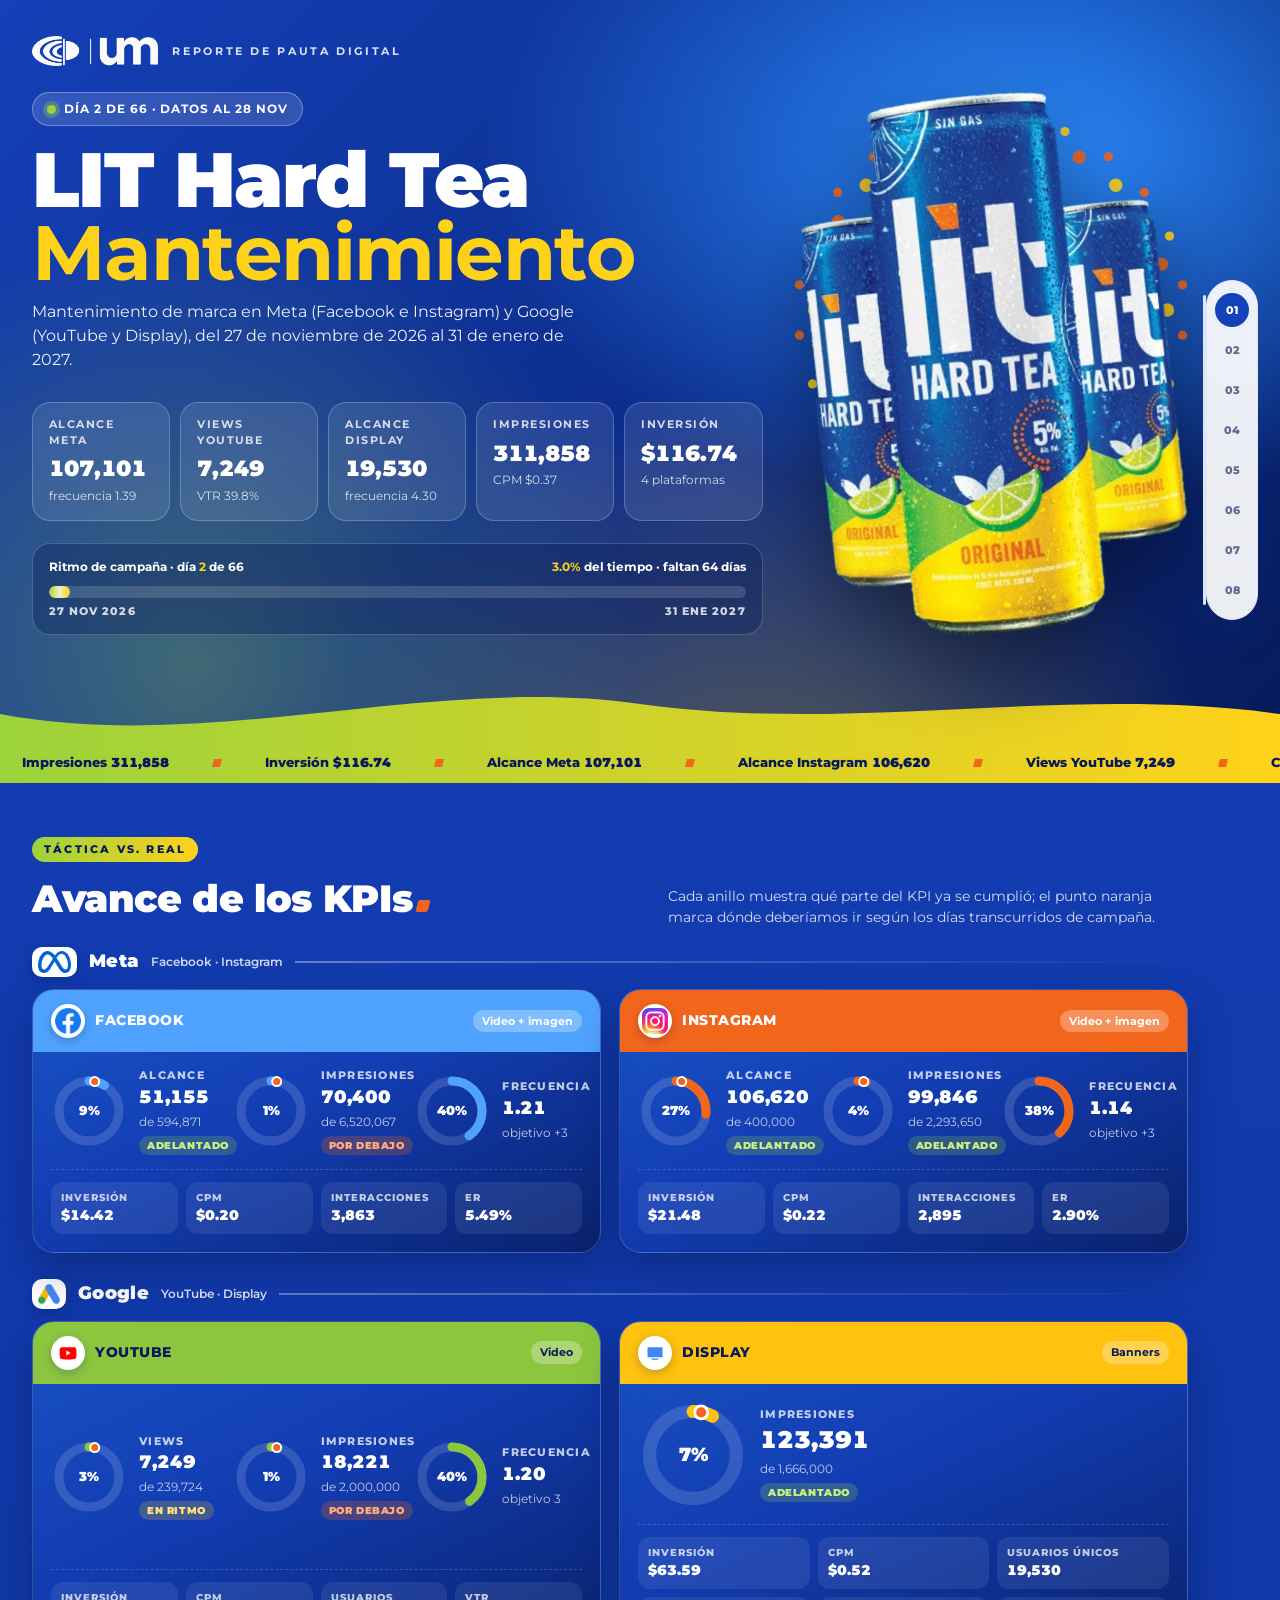
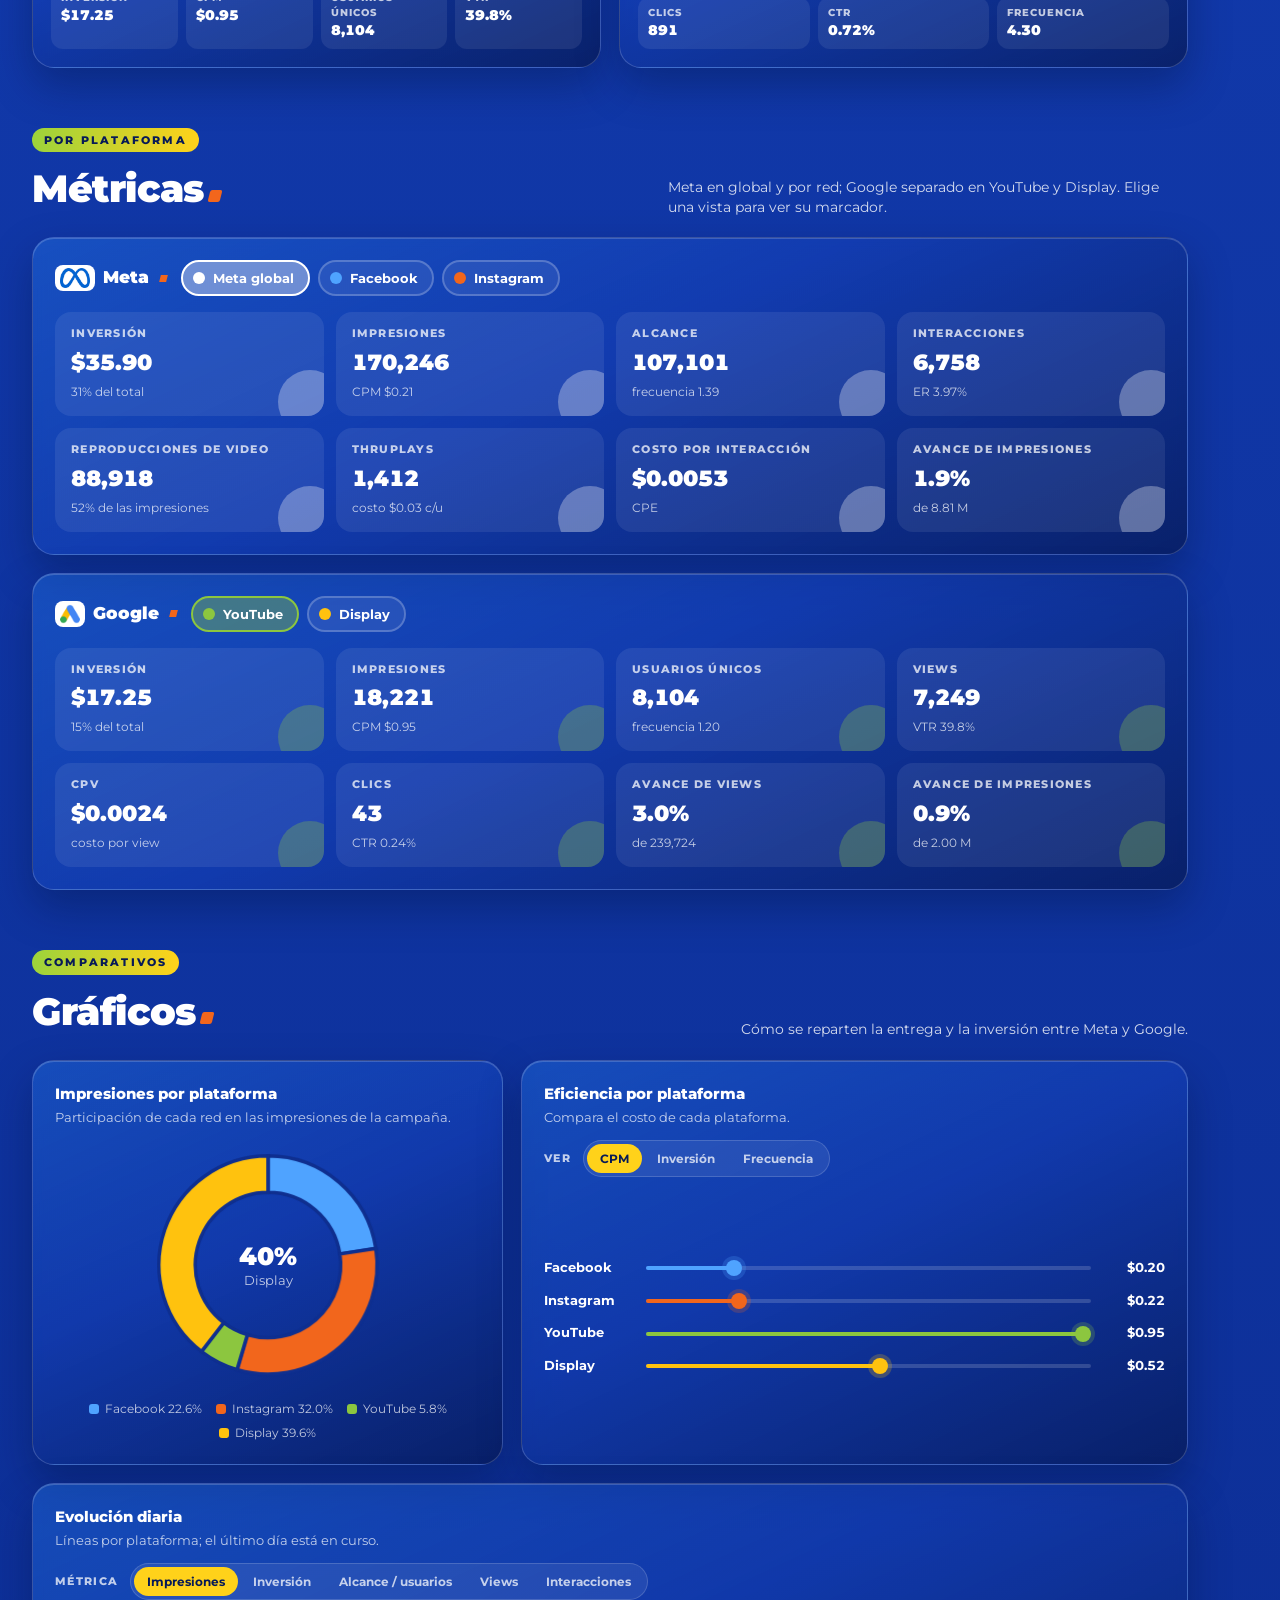
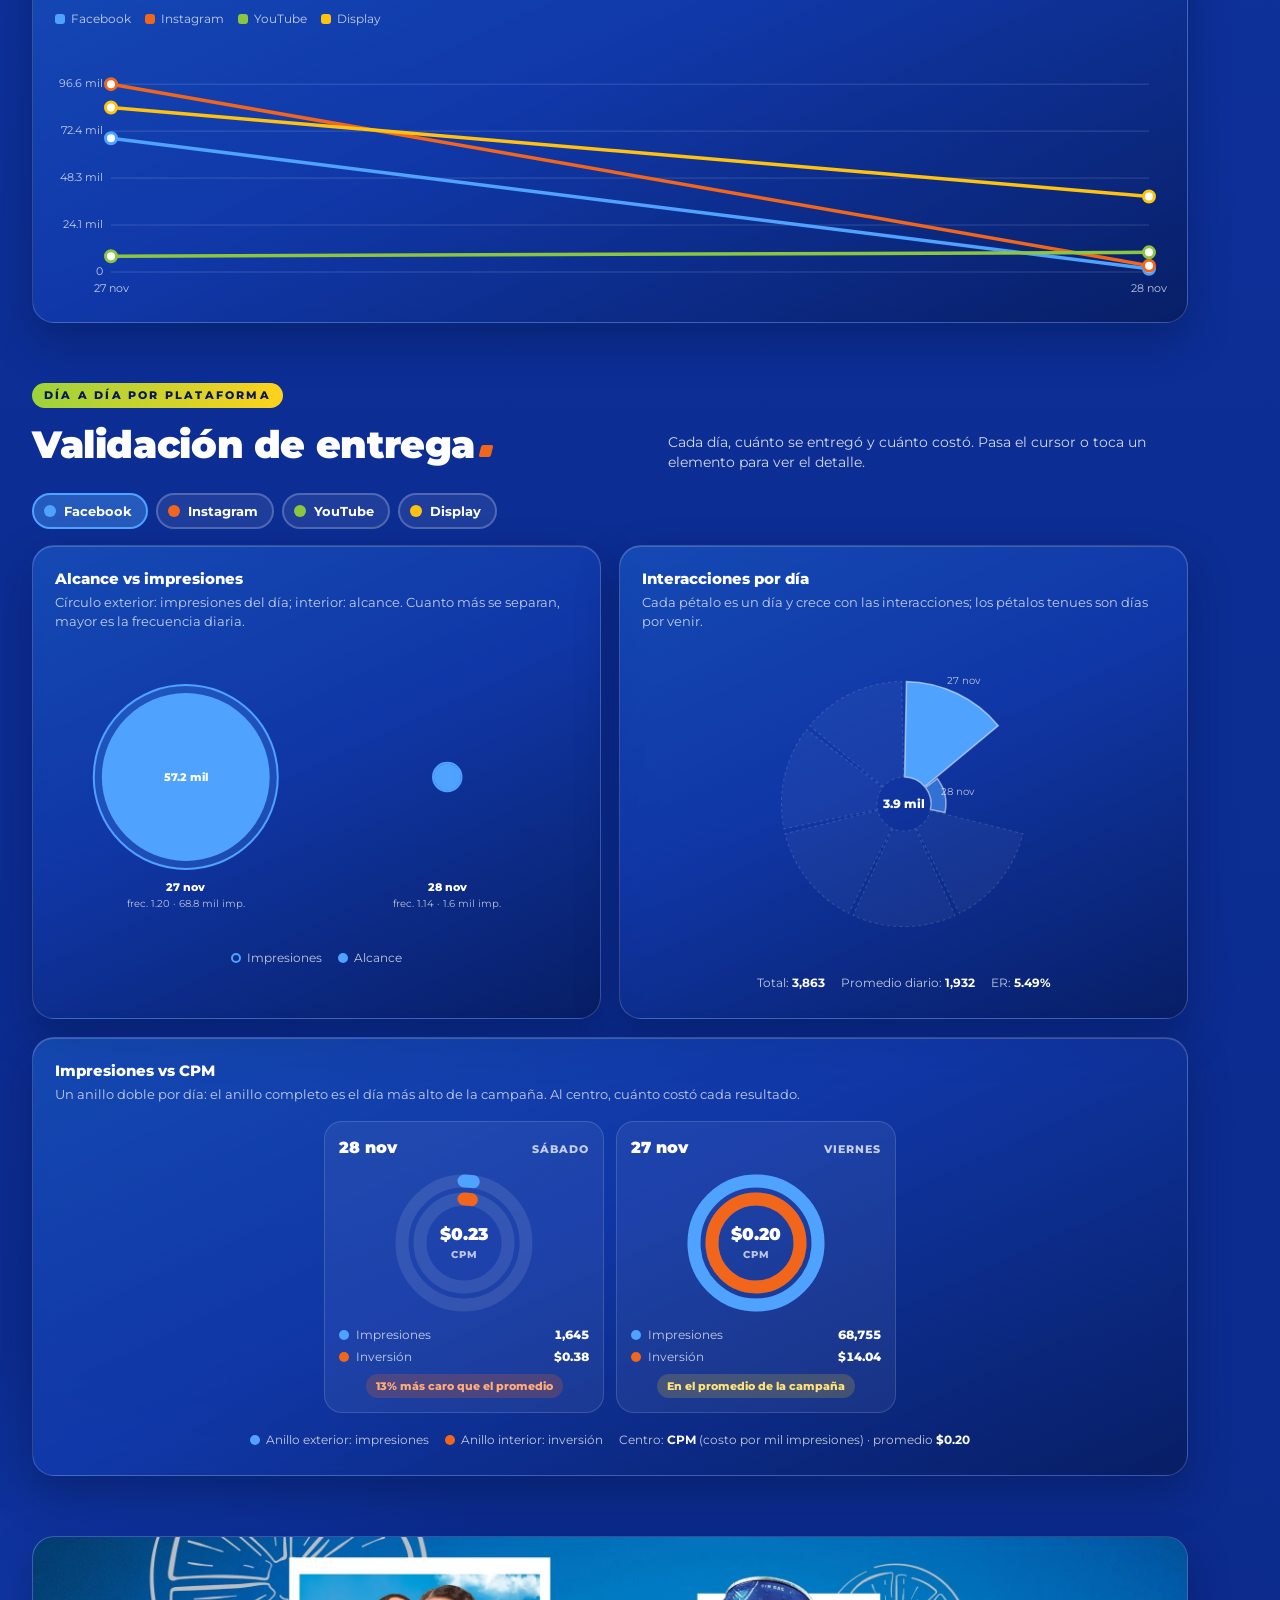
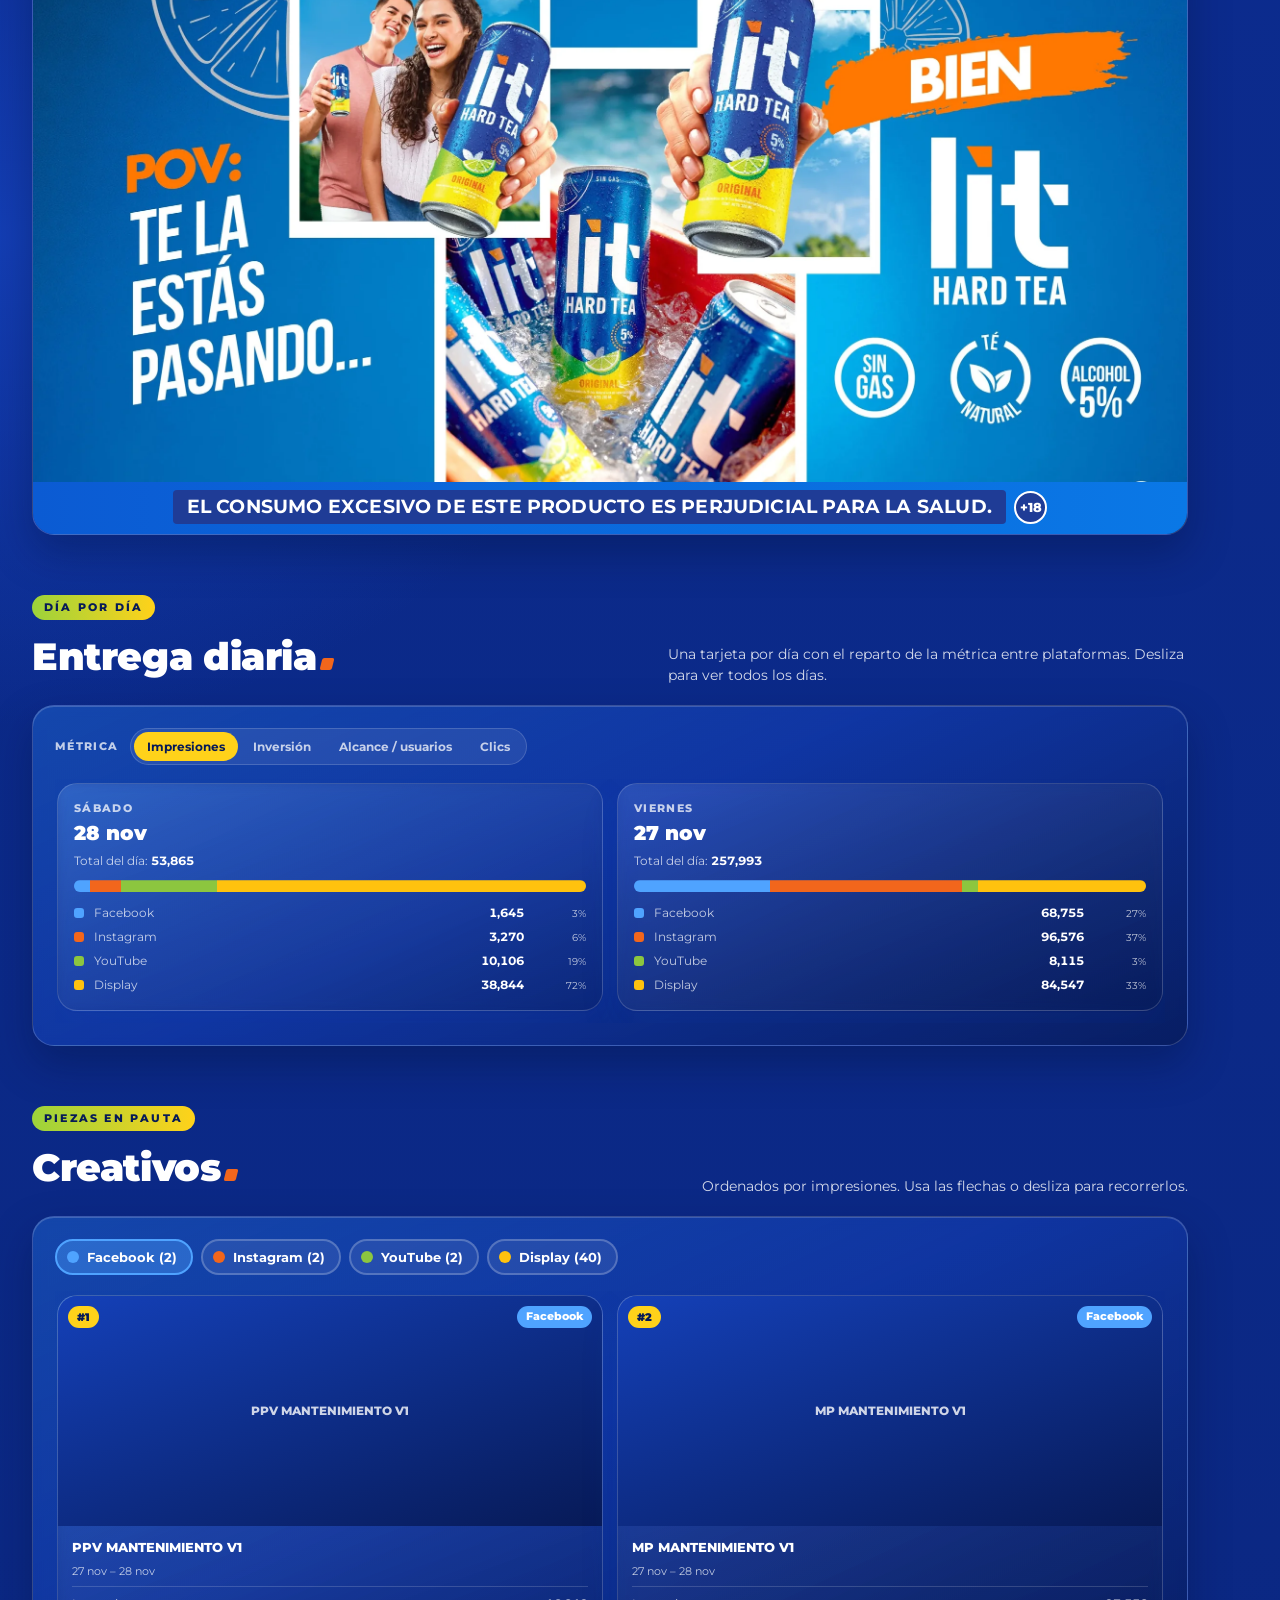
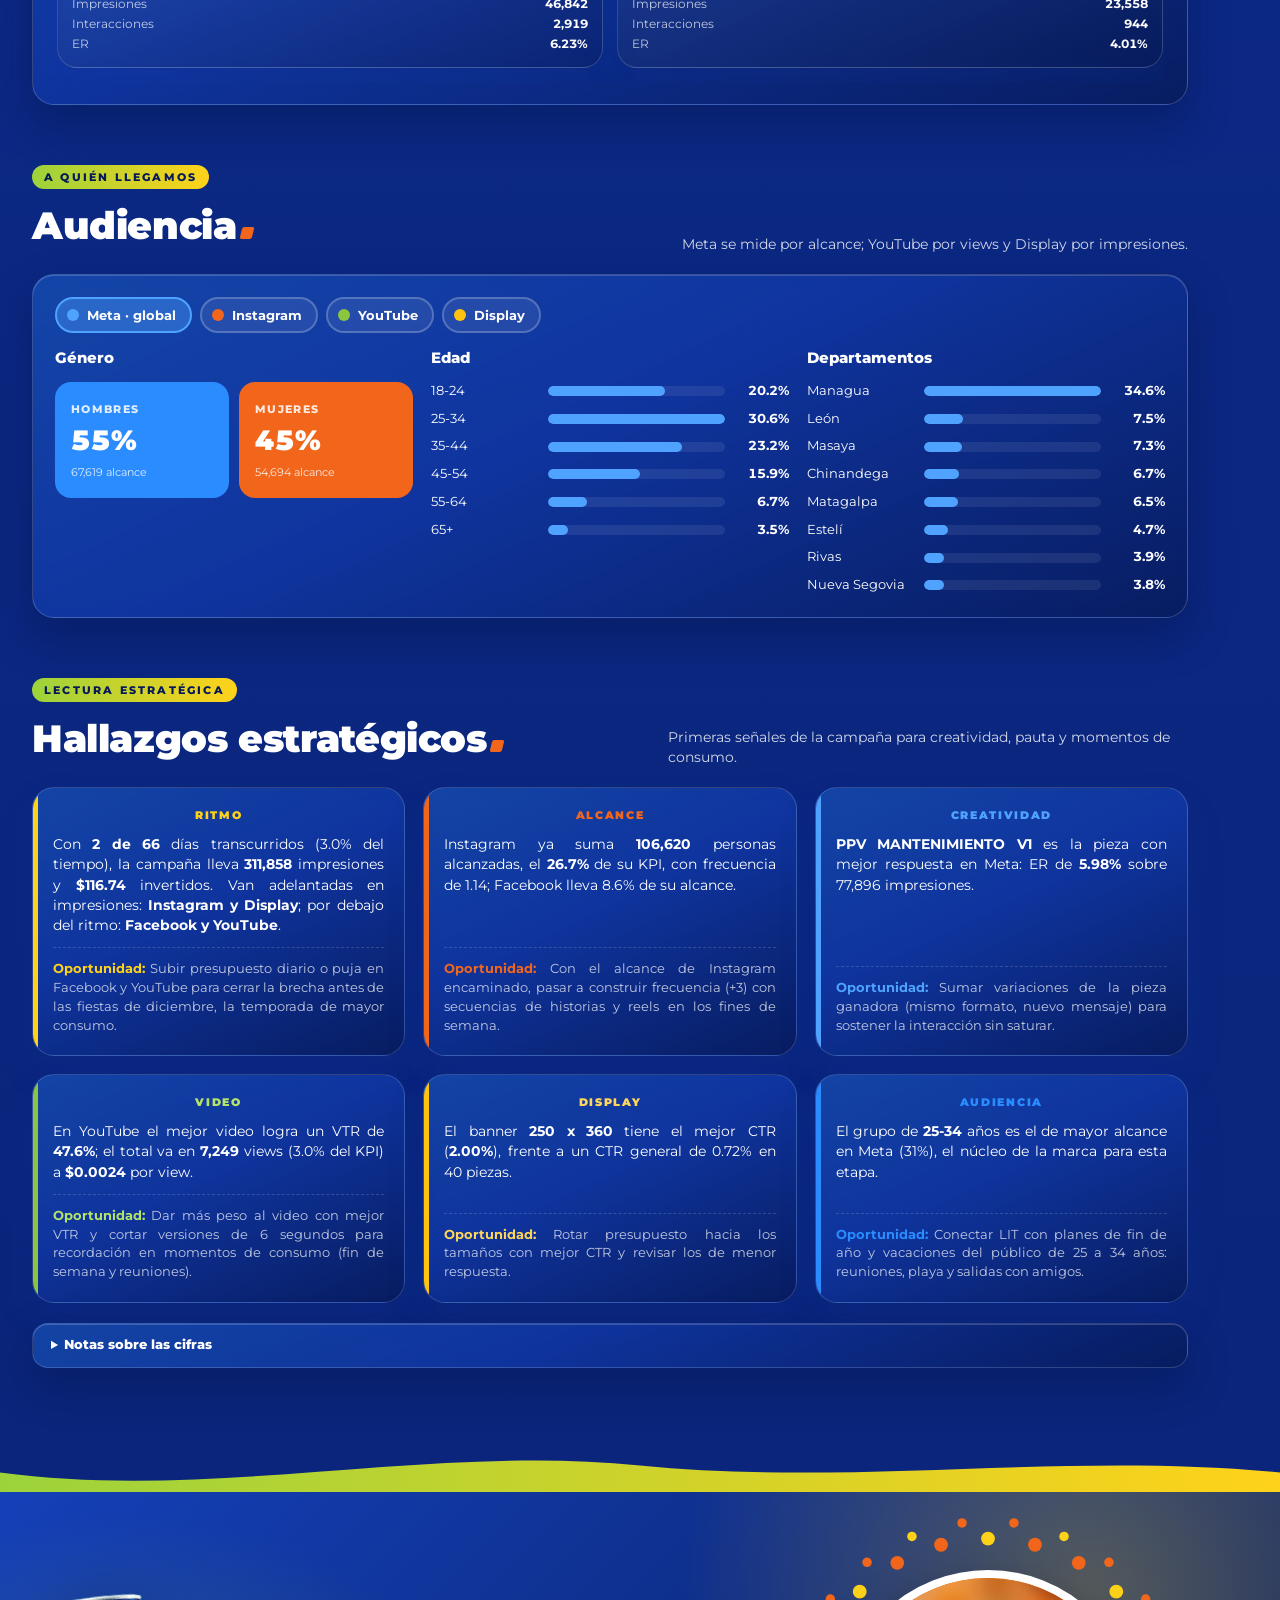
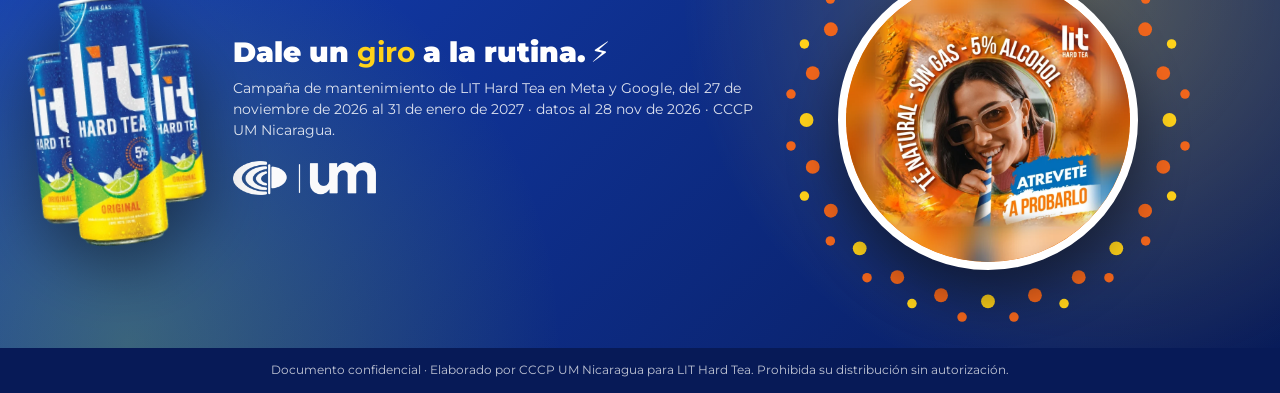
<file: mantenimiento/index.html>
<!doctype html>
<html lang="es">
<head>
<meta charset="utf-8">
<meta name="viewport" content="width=device-width, initial-scale=1">
<title>LIT Hard Tea · Mantenimiento</title>
<meta name="description" content="Resultados de la campaña de mantenimiento de LIT Hard Tea en Meta (Facebook e Instagram) y Google (YouTube y Display).">
<link rel="preconnect" href="https://fonts.googleapis.com">
<link rel="preconnect" href="https://fonts.gstatic.com" crossorigin>
<link href="https://fonts.googleapis.com/css2?family=Montserrat:wght@400;500;600;700;800;900&display=swap" rel="stylesheet">
<style>
:root {
  --blue: #1440b8; --blue-d: #0b2a85; --blue-dd: #071a57; --sky: #2a8cff; --lime: #9cd33b; --yellow: #ffd21a; --orange: #f2661c;
  --bg: #0c2d93; --paper: #ffffff; --ink: #0d1b45; --muted: #5d6a8f; --line: #dfe6f7; --soft: #f3f6fd;
  --c-fb: #4fa3ff; --c-ig: #f2661c; --c-yt: #8cc63f; --c-gdn: #ffc20e;
  --t-fb: #ffffff; --t-ig: #ffffff; --t-yt: #071a57; --t-gdn: #071a57;
  --d-fb: #8cc4ff; --d-ig: #ff8a4c; --d-yt: #b4e36b; --d-gdn: #ffd65a;
  --r: 22px; --gap: 18px; --shadow: 0 2px 0 rgba(13,27,69,.03), 0 18px 40px rgba(20,64,184,.10);
}
* { box-sizing: border-box; font-family: "Montserrat", system-ui, sans-serif; }
svg text, button { font-family: "Montserrat", system-ui, sans-serif !important; }
html { scroll-behavior: smooth; }
@media (prefers-reduced-motion: reduce) { html { scroll-behavior: auto; } }
body { margin: 0; background: radial-gradient(1200px 700px at 100% 0%, rgba(42,140,255,.35), transparent 60%), radial-gradient(900px 700px at 0% 60%, rgba(20,64,184,.9), transparent 70%), linear-gradient(180deg, #1440b8 0%, #0c2d93 45%, #0a2478 100%); background-color: var(--bg); overflow-x: hidden; color: var(--ink); font-size: 14px; line-height: 1.5; -webkit-font-smoothing: antialiased; }
h1, h2, h3, h4, p { margin: 0; }
.num { font-variant-numeric: tabular-nums; }
.wrap { max-width: 1280px; margin: 0 auto; padding: 0 92px 0 32px; }

/* ---------- Hero ---------- */
.hero { position: relative; overflow: hidden; color: #fff; background: radial-gradient(900px 600px at 80% 20%, #2a8cff 0%, transparent 60%), linear-gradient(135deg, #1440b8 0%, #0b2a85 60%, #071a57 100%); }
.hero::before { content: ""; position: absolute; inset: 0; background: radial-gradient(circle at 15% 85%, rgba(156,211,59,.35), transparent 35%), radial-gradient(circle at 60% 110%, rgba(255,210,26,.35), transparent 40%); }
.hero-in { position: relative; max-width: 1280px; margin: 0 auto; padding: 36px 92px 0 32px; display: grid; grid-template-columns: 1.3fr .7fr; gap: 32px; align-items: end; min-height: 560px; }
.hero-top { display: flex; align-items: center; gap: 14px; margin-bottom: 26px; }
.hero-top img { height: 30px; width: auto; }
.hero-top span { font-size: 11px; letter-spacing: .24em; text-transform: uppercase; font-weight: 700; opacity: .85; }
.hero-tag { display: inline-flex; align-items: center; gap: 8px; background: rgba(255,255,255,.14); border: 1px solid rgba(255,255,255,.3); padding: 7px 14px; border-radius: 999px; font-size: 12px; font-weight: 700; letter-spacing: .08em; text-transform: uppercase; }
.hero-tag i { width: 9px; height: 9px; border-radius: 50%; background: var(--lime); box-shadow: 0 0 0 4px rgba(156,211,59,.3); }
.hero h1 { font-size: clamp(40px, 6vw, 78px); font-weight: 900; line-height: .95; margin: 18px 0 10px; letter-spacing: -.02em; }
.hero h1 b { color: var(--yellow); }
.hero p.lead { font-size: 16px; max-width: 560px; opacity: .92; }
.counters { display: grid; grid-template-columns: repeat(5, minmax(0, 1fr)); gap: 10px; margin: 30px 0 40px; }
.counter b { font-size: clamp(18px, 1.7vw, 25px) !important; }
.counter { background: rgba(255,255,255,.1); border: 1px solid rgba(255,255,255,.22); border-radius: 18px; padding: 14px 16px; backdrop-filter: blur(6px); }
.counter small { display: block; font-size: 10.5px; letter-spacing: .14em; text-transform: uppercase; font-weight: 700; opacity: .8; }
.counter b { display: block; font-size: clamp(20px, 2vw, 28px); font-weight: 900; margin-top: 4px; }
.counter span { font-size: 11.5px; opacity: .8; }
.hero-cans { align-self: start; display: flex; justify-content: center; padding-top: 58px; }
.hero-cans img { width: min(360px, 100%); height: auto; filter: drop-shadow(0 30px 40px rgba(0,0,0,.4)); transform: rotate(-6deg); }
.wave { display: block; width: 100%; height: 70px; margin-top: -1px; position: relative; }

/* ---------- Índice lateral ---------- */
.dots { position: fixed; right: 22px; top: 50%; transform: translateY(-50%); z-index: 40; display: flex; flex-direction: column; gap: 6px; padding: 12px 8px; background: rgba(255,255,255,.92); border: 1px solid var(--line); border-radius: 999px; box-shadow: var(--shadow); }
.dots a { position: relative; display: grid; place-items: center; width: 34px; height: 34px; border-radius: 50%; text-decoration: none; color: var(--muted); font-size: 11px; font-weight: 800; transition: background .2s, color .2s; }
.dots a:hover, .dots a.cur { background: var(--blue); color: #fff; }
.dots a span { position: absolute; right: 46px; top: 50%; transform: translateY(-50%) translateX(6px); background: var(--blue-dd); color: #fff; font-size: 12px; font-weight: 700; padding: 6px 12px; border-radius: 999px; white-space: nowrap; opacity: 0; pointer-events: none; transition: opacity .2s, transform .2s; }
.dots a:hover span, .dots a:focus-visible span { opacity: 1; transform: translateY(-50%); }
.dots .prog { position: absolute; left: -4px; top: 14px; bottom: 14px; width: 3px; border-radius: 3px; background: var(--line); overflow: hidden; }
.dots .prog i { display: block; width: 100%; height: 0; background: linear-gradient(var(--lime), var(--yellow)); }

/* ---------- Secciones ---------- */
.sec { padding: 54px 0 6px; }
.sec-h { display: flex; align-items: flex-end; justify-content: space-between; gap: 16px; margin-bottom: 20px; flex-wrap: wrap; }
.sec-h div small { display: inline-block; font-size: 11px; letter-spacing: .2em; text-transform: uppercase; font-weight: 800; color: var(--blue-dd); background: linear-gradient(90deg, var(--lime), var(--yellow)); padding: 4px 12px; border-radius: 999px; }
.sec-h h2 { position: relative; font-size: clamp(26px, 3vw, 38px); font-weight: 900; color: #fff; letter-spacing: -.01em; margin-top: 8px; }
.sec-h h2::after { content: ""; display: inline-block; width: .32em; height: .32em; margin-left: .12em; background: var(--orange); transform: skewX(-14deg); border-radius: 2px; }
.sec-h p { color: rgba(255,255,255,.82); max-width: 520px; font-size: 13.5px; }
.card { background: var(--paper); border: 1px solid var(--line); border-radius: var(--r); padding: 22px; box-shadow: var(--shadow); min-width: 0; }
.card h3 { font-size: 15px; font-weight: 800; color: var(--blue-dd); }
.card .sub { font-size: 12.5px; color: var(--muted); margin-top: 4px; }
.grid { display: grid; grid-template-columns: repeat(12, minmax(0, 1fr)); gap: var(--gap); }
.s4 { grid-column: span 4; } .s5 { grid-column: span 5; } .s6 { grid-column: span 6; } .s7 { grid-column: span 7; } .s8 { grid-column: span 8; } .s12 { grid-column: span 12; }
.card.flex { display: flex; flex-direction: column; } .card.flex .grow { flex: 1; display: flex; flex-direction: column; justify-content: center; }

/* KPI: anillos */
.kpis { display: grid; grid-template-columns: repeat(4, minmax(0, 1fr)); gap: var(--gap); }
.kc { background: var(--paper); border: 1px solid var(--line); border-radius: var(--r); box-shadow: var(--shadow); overflow: hidden; display: flex; flex-direction: column; }
.kc-h { display: flex; align-items: center; gap: 10px; padding: 14px 18px; background: var(--c); color: var(--ct, #fff); }
.kc-h svg { width: 22px; height: 22px; fill: currentColor; flex: none; }
.kc-h b { font-size: 14px; font-weight: 800; letter-spacing: .04em; text-transform: uppercase; }
.kc-h span { margin-left: auto; white-space: nowrap; font-size: 11px; font-weight: 700; background: rgba(255,255,255,.28); padding: 3px 9px; border-radius: 999px; }
.kc-b { padding: 16px 18px 18px; display: flex; flex-direction: column; gap: 14px; flex: 1; justify-content: space-between; }
.kc-r { flex: 1; display: flex; flex-direction: column; justify-content: space-evenly; gap: 14px; }
.kc-r.one .ring { grid-template-columns: 110px 1fr; }
.kc-r.one .ring svg { width: 110px; height: 110px; }
.kc-r.one .ring b { font-size: 24px; }
.kc-f { display: grid; grid-template-columns: 1fr 1fr; gap: 8px; margin-top: auto; padding-top: 12px; border-top: 1px dashed var(--line); }
.kc-f div { background: var(--soft); border-radius: 12px; padding: 8px 10px; }
.kc-f small { display: block; font-size: 10px; letter-spacing: .1em; text-transform: uppercase; font-weight: 800; color: var(--muted); }
.kc-f b { font-size: 14px; font-weight: 900; color: var(--ink); }
.ring { display: grid; grid-template-columns: 76px 1fr; gap: 12px; align-items: center; }
.ring svg { width: 76px; height: 76px; }
.ring small { display: block; font-size: 10.5px; letter-spacing: .12em; text-transform: uppercase; font-weight: 800; color: var(--muted); }
.ring b { display: block; font-size: 18px; font-weight: 900; color: var(--ink); }
.ring span { font-size: 11.5px; color: var(--muted); }
.ring.na b { color: var(--muted); font-size: 14px; }

/* Carrusel de marca */
.pano-wrap { padding: 0; overflow: hidden; position: relative; }
.pano { display: grid; grid-template-columns: 1fr 1fr; }
.pano img { display: block; width: 100%; height: auto; }
.pano-dots { display: none; }
@media (max-width: 760px) {
  .pano { display: flex; overflow-x: auto; scroll-snap-type: x mandatory; scrollbar-width: none; }
  .pano::-webkit-scrollbar { display: none; }
  .pano img { flex: 0 0 100%; scroll-snap-align: start; }
  .pano-dots { display: flex; gap: 8px; position: absolute; bottom: 12px; left: 50%; transform: translateX(-50%); }
  .pano-dots button { width: 10px; height: 10px; border-radius: 50%; border: 0; padding: 0; background: rgba(255,255,255,.55); cursor: pointer; transition: width .25s; }
  .pano-dots button[aria-pressed="true"] { width: 26px; border-radius: 6px; background: var(--orange); }
}

/* Tarjetas en azul de marca */
.card, .kc, .find, .day, .cc, details.notes {
  --ink: #ffffff; --muted: rgba(255,255,255,.74); --line: rgba(255,255,255,.16); --soft: rgba(255,255,255,.08); --paper: transparent;
  background: linear-gradient(155deg, rgba(42,140,255,.30) 0%, rgba(20,64,184,.55) 45%, rgba(7,26,87,.75) 100%) !important; border-color: rgba(255,255,255,.18); color: var(--ink);
  box-shadow: inset 0 1px 0 rgba(255,255,255,.18), 0 18px 40px rgba(4,16,60,.35); backdrop-filter: blur(6px); }
.day, .cc { background: linear-gradient(160deg, rgba(255,255,255,.10), rgba(7,26,87,.35)) !important; }
.card h3, .bh h3, .day-h b, .cc .bd b.n, details.notes summary { color: #fff !important; }
.bh h3 img { background: #fff; border-radius: 8px; padding: 3px 5px; height: 26px !important; }
.chip { background: rgba(255,255,255,.08) !important; color: #fff !important; border-color: rgba(255,255,255,.22) !important; }
.chip[aria-pressed="true"] { background: color-mix(in srgb, var(--c) 38%, transparent) !important; border-color: var(--c) !important; }
.seg button[aria-pressed="true"] { background: var(--yellow) !important; color: var(--blue-dd) !important; }
.car-btn { background: var(--yellow) !important; color: var(--blue-dd) !important; }
.st.up { background: rgba(156,211,59,.22) !important; color: #c8f07e !important; } .st.ok { background: rgba(255,210,26,.2) !important; color: #ffe27a !important; } .st.dn { background: rgba(242,102,28,.25) !important; color: #ffab7a !important; }
.tile::after { opacity: .3 !important; }
.kc-b { background: transparent; }

.pano-in { position: relative; }
.aviso { display: flex; justify-content: center; align-items: center; padding: 8px 14px 10px; background: linear-gradient(90deg, #0b5bd3, #0a78e6); }
.aviso p { margin: 0; background: #1f3c96; color: #fff; font-size: clamp(10px, 1.45vw, 19px); font-weight: 700; letter-spacing: .01em; text-transform: uppercase; line-height: 1.2; padding: 6px 14px; border-radius: 4px; text-align: center; }
.aviso span { flex: none; display: grid; place-items: center; width: clamp(28px, 2.6vw, 38px); aspect-ratio: 1; margin-left: 8px; border-radius: 50%; background: #1f3c96; border: 2px solid #fff; color: #fff; font-size: clamp(10px, 1vw, 13px); font-weight: 800; }

/* Validación de entrega */
.vchart { overflow-x: auto; overflow-y: hidden; padding-bottom: 4px; }
.card .grow { position: relative; }
.ptw { display: flex; justify-content: center; gap: 12px; overflow-x: auto; overflow-y: hidden; scroll-snap-type: x mandatory; padding: 4px 2px 8px; }
.pt { flex: 1 0 210px; max-width: 280px; scroll-snap-align: start; background: rgba(255,255,255,.06); border: 1px solid rgba(255,255,255,.14); border-radius: 18px; padding: 14px; display: flex; flex-direction: column; align-items: center; gap: 8px; transition: transform .25s, background .25s; }
.pt:hover { transform: translateY(-4px); background: rgba(255,255,255,.1); }
.pt.cur { border-color: var(--orange); }
.pt-h { width: 100%; display: flex; justify-content: space-between; align-items: baseline; }
.pt-h b { font-size: 16px; font-weight: 900; color: #fff; }
.pt-h span { font-size: 10.5px; letter-spacing: .1em; text-transform: uppercase; font-weight: 800; color: var(--muted); }
.pt svg { width: 150px !important; height: 150px !important; display: block; }
.pt-l { width: 100%; display: grid; gap: 4px; font-size: 12px; color: var(--muted); }
.pt-l span { display: flex; align-items: center; gap: 7px; }
.pt-l span b { margin-left: auto; color: #fff; font-weight: 800; }
.pt-l i { width: 10px; height: 10px; border-radius: 50%; background: var(--c); flex: none; }
.pt-b { font-style: normal; font-size: 11px; font-weight: 800; padding: 4px 10px; border-radius: 999px; text-align: center; }
.pt-b.up { background: rgba(156,211,59,.2); color: #c8f07e; } .pt-b.ok { background: rgba(255,210,26,.18); color: #ffe27a; } .pt-b.dn { background: rgba(242,102,28,.22); color: #ffab7a; }
.rg { animation: ringIn 1.4s cubic-bezier(.2,.8,.2,1) both; }
@keyframes ringIn { from { stroke-dashoffset: var(--c0); } }
.anim .sec:not(.in) .rg { animation-play-state: paused; }
.vchart svg { margin: 0 auto; }
.vchart .hv { cursor: pointer; transition: opacity .2s, stroke-width .2s; }
.vchart svg:hover .hv { opacity: .55; } .vchart svg .hv:hover { opacity: 1; stroke: #fff; stroke-width: 3; }
.vchart .vl { font-size: 11px; font-weight: 800; fill: #fff !important; }
.vchart .vs { font-size: 10px; fill: rgba(255,255,255,.7) !important; }
.vnote { display: flex; flex-wrap: wrap; gap: 6px 16px; justify-content: center; font-size: 12px; color: var(--muted); margin-top: 10px; }
.vnote b { color: #fff; }
.vnote i { display: inline-block; width: 10px; height: 10px; border-radius: 50%; margin-right: 6px; vertical-align: -1px; background: var(--c); }
.vnote i.o { background: transparent; border: 2px solid var(--c); }

/* Grupos Meta / Google */
.kg { display: flex; align-items: center; gap: 12px; margin: 0 0 12px; color: #fff; }
.kg img { height: 30px; width: auto; background: #fff; border-radius: 10px; padding: 4px 6px; box-shadow: 0 4px 12px rgba(7,26,87,.3); }
.bh h3 { display: inline-flex; align-items: center; gap: 8px; }
.bh h3 img { height: 22px; width: auto; }
.kg b { font-size: 18px; font-weight: 900; letter-spacing: .02em; }
.kg span { font-size: 12px; font-weight: 600; opacity: .8; }
.kg::after { content: ""; flex: 1; height: 2px; background: linear-gradient(90deg, rgba(255,255,255,.35), transparent); }
.kpis.m3 { grid-template-columns: repeat(3, minmax(0, 1fr)); }
.kpis.g2 { grid-template-columns: repeat(2, minmax(0, 1fr)); margin-top: 0; }
.kgw + .kgw { margin-top: 26px; }
.kpis.g2 .kc-r { flex-direction: row; flex-wrap: wrap; align-items: center; }
.kpis.g2 .kc-r .ring { flex: 1 1 0; min-width: 165px; }
.kpis.g2 .kc-f.n4 { grid-template-columns: repeat(4, minmax(0, 1fr)); }
.kpis.g2 .kc-f.n6 { grid-template-columns: repeat(3, minmax(0, 1fr)); }
.kc-h .lg { width: 34px; height: 34px; border-radius: 50%; background: #fff; display: grid; place-items: center; flex: none; box-shadow: 0 3px 10px rgba(7,26,87,.25); }
.kc-h .lg img { width: 26px; height: 26px; display: block; }
.kc-h .lg img[src*='logo_ig'] { border-radius: 7px; }
.kc-h .lg svg { width: 20px; height: 20px; fill: var(--lc); }
.kc-h .lg svg.st0 { fill: none; stroke: var(--lc); stroke-width: 2.6; }
.bh { display: flex; align-items: center; gap: 14px; flex-wrap: wrap; }
.bh h3 { font-size: 17px; font-weight: 900; color: var(--blue-dd); min-width: 70px; }
.bh h3::after { content: ""; display: inline-block; width: 7px; height: 7px; margin-left: 3px; background: var(--orange); transform: skewX(-14deg); }

/* Marcador por plataforma */
.chips { display: flex; flex-wrap: wrap; gap: 8px; }
.chip { border: 2px solid var(--line); background: #fff; color: var(--ink); font-size: 13px; font-weight: 700; padding: 8px 14px 8px 10px; border-radius: 999px; cursor: pointer; display: inline-flex; align-items: center; gap: 8px; }
.chip i { width: 12px; height: 12px; border-radius: 50%; background: var(--c); }
.chip[aria-pressed="true"] { border-color: var(--c); background: color-mix(in srgb, var(--c) 10%, #fff); }
.board { display: grid; grid-template-columns: repeat(4, minmax(0, 1fr)); gap: 12px; margin-top: 16px; }
.tile { position: relative; background: var(--soft); border-radius: 16px; padding: 14px 16px; overflow: hidden; }
.tile::after { content: ""; position: absolute; right: -18px; bottom: -18px; width: 64px; height: 64px; border-radius: 50%; background: var(--c); opacity: .12; }
.tile small { display: block; font-size: 10.5px; letter-spacing: .12em; text-transform: uppercase; font-weight: 800; color: var(--muted); }
.tile b { display: block; font-size: 22px; font-weight: 900; color: var(--ink); margin: 4px 0 2px; }
.tile span { font-size: 11.5px; color: var(--muted); }

/* Gráficos */
.chart { position: relative; width: 100%; margin-top: 12px; }
.chart svg { display: block; width: 100%; height: auto; overflow: visible; }
.chart text { font-size: 10.5px; fill: var(--muted); }
.tip { position: absolute; pointer-events: none; background: var(--blue-dd); color: #fff; border-radius: 12px; padding: 8px 11px; font-size: 12px; line-height: 1.45; opacity: 0; transition: opacity .12s; z-index: 5; white-space: nowrap; box-shadow: 0 12px 26px rgba(7,26,87,.35); }
.tip b { display: block; color: var(--yellow); }
.keys { display: flex; flex-wrap: wrap; gap: 6px 14px; font-size: 12px; color: var(--muted); margin-top: 10px; }
.keys span { display: inline-flex; align-items: center; gap: 6px; }
.keys span::before { content: ""; width: 10px; height: 10px; border-radius: 3px; background: var(--c); }
.seg { display: inline-flex; flex-wrap: wrap; background: var(--soft); border: 1px solid var(--line); border-radius: 999px; padding: 3px; gap: 2px; }
.seg button { border: 0; background: transparent; font-size: 12px; font-weight: 700; color: var(--muted); padding: 7px 13px; border-radius: 999px; cursor: pointer; }
.seg button[aria-pressed="true"] { background: var(--blue); color: #fff; }
.ctl { display: flex; flex-wrap: wrap; align-items: center; gap: 8px 12px; margin-top: 12px; font-size: 11px; letter-spacing: .12em; text-transform: uppercase; font-weight: 800; color: var(--muted); }
.lol { display: flex; flex-direction: column; gap: 14px; margin-top: 16px; }
.lol-r { display: grid; grid-template-columns: 92px 1fr 64px; gap: 10px; align-items: center; font-size: 12.5px; font-weight: 700; }
.lol-r .ln { position: relative; height: 4px; background: var(--line); border-radius: 4px; }
.lol-r .ln i { position: absolute; left: 0; top: 0; height: 4px; border-radius: 4px; background: var(--c); }
.lol-r .ln i::after { content: ""; position: absolute; right: -8px; top: -6px; width: 16px; height: 16px; border-radius: 50%; background: var(--c); box-shadow: 0 0 0 4px color-mix(in srgb, var(--c) 22%, transparent); }
.lol-r b { text-align: right; }

/* Entrega diaria: tarjetas de día */
.days { display: flex; gap: 14px; overflow-x: auto; scroll-snap-type: x mandatory; padding: 4px 2px 12px; margin-top: 14px; }
.day { scroll-snap-align: start; flex: 1 0 260px; max-width: 100%; background: var(--paper); border: 1px solid var(--line); border-radius: 20px; padding: 16px; box-shadow: var(--shadow); position: relative; }
.day.cur { border-color: var(--orange); box-shadow: 0 0 0 3px rgba(242,102,28,.25), var(--shadow); }
.day-h { display: flex; justify-content: space-between; align-items: baseline; }
.day-h b { font-size: 20px; font-weight: 900; color: var(--blue-dd); }
.day-h span { font-size: 11px; letter-spacing: .12em; text-transform: uppercase; font-weight: 800; color: var(--muted); }
.day-h em { font-style: normal; font-size: 10.5px; font-weight: 800; color: #fff; background: var(--orange); padding: 2px 8px; border-radius: 999px; }
.day-tot { font-size: 12px; color: var(--muted); margin: 4px 0 10px; }
.day-tot b { color: var(--ink); }
.day-stack { display: flex; height: 12px; border-radius: 999px; overflow: hidden; background: var(--soft); margin-bottom: 12px; }
.day-stack i { display: block; height: 100%; background: var(--c); }
.day-rows { display: grid; gap: 6px; font-size: 12px; }
.day-rows div { display: grid; grid-template-columns: 12px 1fr auto auto; gap: 8px; align-items: center; }
.day-rows div i { width: 10px; height: 10px; border-radius: 3px; background: var(--c); }
.day-rows div span { color: var(--muted); }
.day-rows div b { text-align: right; }
.day-rows div small { color: var(--muted); text-align: right; min-width: 54px; }

/* Creativos: carrusel */
.car-wrap { position: relative; margin-top: 16px; }
.car { display: flex; gap: 14px; overflow-x: auto; scroll-snap-type: x mandatory; scroll-behavior: smooth; padding: 4px 2px 14px; }
.car::-webkit-scrollbar { height: 8px; } .car::-webkit-scrollbar-thumb { background: var(--line); border-radius: 8px; }
.cc { scroll-snap-align: start; flex: 1 0 230px; max-width: 340px; background: var(--paper); border: 1px solid var(--line); border-radius: 20px; overflow: hidden; display: flex; flex-direction: column; box-shadow: var(--shadow); }
.cc .im { position: relative; height: 230px; background: linear-gradient(160deg, #1440b8, #071a57); display: grid; place-items: center; overflow: hidden; }
.cc .im img { max-width: 100%; max-height: 230px; width: auto; height: auto; object-fit: contain; position: relative; z-index: 1; display: block; }
.cc .im em { position: absolute; inset: 0; display: grid; place-items: center; text-align: center; padding: 14px; font-style: normal; font-weight: 800; color: rgba(255,255,255,.8); font-size: 12px; }
.cc .rk { position: absolute; top: 10px; left: 10px; z-index: 2; background: var(--yellow); color: var(--blue-dd); font-size: 11px; font-weight: 900; border-radius: 999px; padding: 3px 9px; }
.cc .pl { position: absolute; top: 10px; right: 10px; z-index: 2; background: var(--c); color: var(--ct, #fff); font-size: 10.5px; font-weight: 800; border-radius: 999px; padding: 3px 9px; }
.cc a.play { position: absolute; z-index: 2; width: 50px; height: 50px; border-radius: 50%; background: var(--c-yt); display: grid; place-items: center; box-shadow: 0 8px 18px rgba(0,0,0,.35); }
.cc a.play svg { width: 18px; height: 18px; fill: var(--blue-dd); margin-left: 3px; }
.cc .bd { padding: 12px 14px 14px; display: flex; flex-direction: column; gap: 6px; flex: 1; }
.cc .bd b.n { font-size: 13px; font-weight: 800; color: var(--blue-dd); word-break: break-word; }
.cc .bd span.d { font-size: 11px; color: var(--muted); }
.cc .kv { display: grid; grid-template-columns: 1fr auto; gap: 2px 8px; font-size: 12px; color: var(--muted); margin-top: auto; padding-top: 8px; border-top: 1px solid var(--line); }
.cc .kv b { color: var(--ink); text-align: right; }
.car-btn { position: absolute; top: 100px; z-index: 3; width: 42px; height: 42px; border-radius: 50%; border: 0; background: var(--blue); color: #fff; font-size: 20px; cursor: pointer; box-shadow: 0 8px 18px rgba(20,64,184,.35); }
.car-btn.l { left: -12px; } .car-btn.r { right: -12px; }
.car-btn:disabled { opacity: .3; cursor: default; }
.car-btn[hidden] { display: none; }
.car.fit .cc { max-width: none; }

/* Audiencia */
.hb { display: flex; flex-direction: column; gap: 9px; margin-top: 12px; }
.hb-r { display: grid; grid-template-columns: minmax(70px, 30%) 1fr 54px; gap: 10px; align-items: center; font-size: 12.5px; }
.hb-r .bar { height: 10px; background: var(--soft); border-radius: 999px; overflow: hidden; }
.hb-r .bar i { display: block; height: 100%; background: var(--c, var(--blue)); border-radius: 999px; }
.hb-r b { text-align: right; }
.gen { display: grid; grid-template-columns: 1fr 1fr; gap: 10px; margin-top: 12px; }
.gen div { border-radius: 16px; padding: 16px; color: #fff; background: var(--c); }
.gen small { font-size: 11px; letter-spacing: .12em; text-transform: uppercase; font-weight: 800; opacity: .85; }
.gen b { display: block; font-size: 28px; font-weight: 900; }

/* Hallazgos */
.finds { display: grid; grid-template-columns: repeat(3, minmax(0, 1fr)); gap: var(--gap); }
.find { background: var(--paper); border: 1px solid var(--line); border-radius: var(--r); padding: 20px; box-shadow: var(--shadow); display: flex; flex-direction: column; position: relative; overflow: hidden; }
.find::before { content: ""; position: absolute; left: 0; top: 0; bottom: 0; width: 5px; background: var(--c); }
.find small { font-size: 10.5px; letter-spacing: .16em; text-transform: uppercase; font-weight: 900; color: var(--cd, var(--c)); text-align: center; }
.find p { margin-top: 10px; font-size: 13.5px; text-align: justify; hyphens: manual; }
.find .op { margin-top: auto; padding-top: 12px; border-top: 1px dashed var(--line); font-size: 12.5px; color: var(--muted); }
.find .op b { color: var(--cd, var(--c)); }
.find .t { margin-bottom: 12px; }
details.notes { margin-top: 20px; background: var(--paper); border: 1px solid var(--line); border-radius: 16px; padding: 12px 18px; font-size: 12.5px; color: var(--muted); }
details.notes summary { cursor: pointer; font-weight: 800; color: var(--blue-dd); }
details.notes ul { padding-left: 18px; line-height: 1.65; }

/* Cierre */
.foot { margin-top: 0; color: #fff; background: linear-gradient(135deg, #1440b8, #071a57); position: relative; overflow: hidden; }
.foot::before { content: ""; position: absolute; inset: 0; background: radial-gradient(circle at 85% 20%, rgba(255,210,26,.3), transparent 35%), radial-gradient(circle at 10% 90%, rgba(156,211,59,.3), transparent 35%); }
.foot-in { position: relative; max-width: 1280px; margin: 0 auto; padding: 48px 92px 48px 32px; display: grid; grid-template-columns: auto 1fr auto; gap: 34px; align-items: center; }
.foot h2 { font-size: clamp(26px, 3vw, 40px); font-weight: 900; line-height: 1.05; }
.foot h2 b { color: var(--yellow); }
.foot h2 .nw { white-space: nowrap; }
@media (min-width: 761px) { .foot h2 { white-space: nowrap; font-size: clamp(22px, 2.2vw, 32px) !important; } }
.foot h2 .bolt { display: inline-block; margin-left: .15em; animation: zap 2.2s ease-in-out infinite; }
@keyframes zap { 0%, 70%, 100% { transform: none; } 75% { transform: rotate(-12deg) scale(1.2); } 85% { transform: rotate(10deg) scale(1.1); } }
.foot p { margin-top: 10px; opacity: .85; max-width: 620px; }
.foot img.um { height: 34px; margin-top: 20px; }
.foot-art { display: flex; align-items: center; gap: 34px; justify-self: end; margin-right: 20px; }
.foot-cans { height: 250px; width: auto; filter: drop-shadow(0 20px 30px rgba(0,0,0,.4)); transform: rotate(-6deg); animation: float 5s ease-in-out infinite .6s; }
.foot-pic { position: relative; width: 300px; aspect-ratio: 1; margin: 30px; }
.foot-pic .disc { position: relative; z-index: 1; width: 100%; height: 100%; border-radius: 50%; border: 8px solid #fff; overflow: hidden; box-shadow: 0 24px 50px rgba(0,0,0,.45); animation: float 5s ease-in-out infinite; display: grid; place-items: center; background: #e8720f; }
.foot-pic .disc img { position: relative; width: 100%; height: 100%; object-fit: cover; display: block; }
.dotring2 { position: absolute; inset: -22%; width: 144%; height: 144%; animation: spin 40s linear infinite reverse; }
.conf { position: relative; background: var(--blue-dd); color: rgba(255,255,255,.75); font-size: 11.5px; text-align: center; padding: 14px 20px; }

/* Ritmo de campaña (hero) */
.pace { margin: -18px 0 40px; background: rgba(7,26,87,.35); border: 1px solid rgba(255,255,255,.2); border-radius: 18px; padding: 14px 16px; }
.pace-h { display: flex; justify-content: space-between; gap: 10px; flex-wrap: wrap; font-size: 12px; font-weight: 700; }
.pace-h b { color: var(--yellow); }
.pace-bar { position: relative; height: 12px; border-radius: 999px; background: rgba(255,255,255,.15); margin: 10px 0 6px; overflow: hidden; }
.pace-bar i { position: absolute; left: 0; top: 0; bottom: 0; border-radius: 999px; background: linear-gradient(90deg, var(--lime), var(--yellow)); }
.pace-bar i::after { content: ""; position: absolute; inset: 0; background: linear-gradient(90deg, transparent, rgba(255,255,255,.7), transparent); animation: shine 2.4s infinite; }
.pace-l { display: flex; justify-content: space-between; font-size: 10.5px; letter-spacing: .1em; text-transform: uppercase; font-weight: 800; opacity: .8; }
@keyframes shine { from { transform: translateX(-100%); } to { transform: translateX(100%); } }
/* Estado de ritmo en KPIs */
.st { display: inline-block; white-space: nowrap; margin-top: 4px; font-style: normal; font-size: 10px; font-weight: 900; letter-spacing: .06em; text-transform: uppercase; padding: 2px 8px; border-radius: 999px; }
.st.up { background: rgba(140,198,63,.2); color: #3f7a0c; } .st.ok { background: rgba(255,194,14,.25); color: #7a5a00; } .st.dn { background: rgba(242,102,28,.15); color: #c2470a; }
/* Ticker */
.ticker { position: relative; overflow: hidden; background: linear-gradient(90deg, var(--lime), var(--yellow)); color: var(--blue-dd); margin-top: -2px; }
.ticker div { display: flex; width: max-content; animation: tick 38s linear infinite; }
.ticker span { white-space: nowrap; padding: 11px 22px; font-size: 13px; font-weight: 800; }
.ticker span b { font-weight: 900; }
.ticker span::after { content: ""; display: inline-block; width: 8px; height: 8px; margin-left: 44px; background: var(--orange); transform: skewX(-14deg); vertical-align: middle; }
.ticker:hover div { animation-play-state: paused; }
@keyframes tick { to { transform: translateX(-50%); } }
/* Movimiento */
.hero::before { animation: glow 9s ease-in-out infinite alternate; }
@keyframes glow { to { transform: translate(3%, -4%) scale(1.08); } }
.hero-cans { position: relative; }
.hero-cans img { animation: float 5s ease-in-out infinite; position: relative; z-index: 1; }
@keyframes float { 50% { translate: 0 -14px; } }
.dotring { position: absolute; width: min(420px, 110%); aspect-ratio: 1; left: 50%; top: 46%; margin: calc(min(420px, 110%) / -2) 0 0 calc(min(420px, 110%) / -2); animation: spin 40s linear infinite; opacity: .9; }
@keyframes spin { to { rotate: 360deg; } }
.card, .kc, .find, .day, .cc { transition: transform .25s ease, box-shadow .25s ease, opacity .7s ease var(--d, 0s), translate .7s cubic-bezier(.2,.8,.2,1) var(--d, 0s); }
.card:hover, .kc:hover, .find:hover, .day:hover, .cc:hover { transform: translateY(-5px); box-shadow: 0 2px 0 rgba(13,27,69,.03), 0 26px 50px rgba(7,26,87,.35); }
.cc .im img { transition: transform .5s ease; } .cc:hover .im img { transform: scale(1.05); }
.chip { transition: transform .15s, background .2s, border-color .2s; } .chip:hover { transform: translateY(-2px); }
.anim .sec .sec-h, .anim .sec .card, .anim .sec .kc, .anim .sec .find, .anim .sec details { opacity: 0; translate: 0 34px; transition: transform .25s ease, box-shadow .25s ease, opacity .7s ease var(--d, 0s), translate .7s cubic-bezier(.2,.8,.2,1) var(--d, 0s); }
.anim .sec.in .sec-h, .anim .sec.in .card, .anim .sec.in .kc, .anim .sec.in .find, .anim .sec.in details { opacity: 1; translate: 0 0; }
.kc:nth-child(2), .find:nth-child(2) { --d: .1s; } .kc:nth-child(3), .find:nth-child(3) { --d: .2s; } .kc:nth-child(4), .find:nth-child(4) { --d: .3s; } .find:nth-child(5) { --d: .4s; } .find:nth-child(6) { --d: .5s; }
.grid > .card:nth-child(2) { --d: .12s; } .grid > .card:nth-child(3) { --d: .24s; }
.arc { stroke-dashoffset: var(--c0); transition: stroke-dashoffset 1.6s cubic-bezier(.2,.8,.2,1) calc(var(--d, 0s) + .35s); }
.sec.in .arc, html:not(.anim) .arc { stroke-dashoffset: var(--off); }
.mk { opacity: 0; transition: opacity .4s ease calc(var(--d, 0s) + 1.4s); } .sec.in .mk, html:not(.anim) .mk { opacity: 1; }
.hb-r .bar i, .lol-r .ln i { animation: grow 1.1s cubic-bezier(.2,.8,.2,1) both; }
.day-stack, .tile { animation: wipe 1.1s cubic-bezier(.2,.8,.2,1) both; }
@keyframes grow { from { width: 0; } }
.tile { animation-name: rise; animation-duration: .6s; }
.tile:nth-child(2) { animation-delay: .05s; } .tile:nth-child(3) { animation-delay: .1s; } .tile:nth-child(4) { animation-delay: .15s; } .tile:nth-child(5) { animation-delay: .2s; } .tile:nth-child(6) { animation-delay: .25s; } .tile:nth-child(7) { animation-delay: .3s; } .tile:nth-child(8) { animation-delay: .35s; }
.anim .sec:not(.in) .hb-r .bar i, .anim .sec:not(.in) .lol-r .ln i, .anim .sec:not(.in) .day-stack, .anim .sec:not(.in) .tile, .anim .sec:not(.in) .ln-p, .anim .sec:not(.in) .ln-c, .anim .sec:not(.in) .dn-s { animation-play-state: paused; }
.ln-p { stroke-dasharray: 1; animation: draw 1.6s cubic-bezier(.4,0,.2,1) both; }
.ln-c, .dn-s { transform-box: fill-box; transform-origin: center; animation: pop .5s cubic-bezier(.3,1.6,.5,1) both; }
@keyframes wipe { from { clip-path: inset(0 100% 0 0); } to { clip-path: inset(0 0 0 0); } }
@keyframes rise { from { opacity: 0; transform: translateY(14px); } }
@keyframes draw { from { stroke-dashoffset: 1; } to { stroke-dashoffset: 0; } }
@keyframes pop { from { opacity: 0; transform: scale(.3); } }
@media (prefers-reduced-motion: reduce) { *, *::before, *::after { animation: none !important; transition: none !important; } }

/* Barra inferior móvil */
.tabbar { display: none; }
@media (max-width: 1100px) {
  .wrap, .hero-in, .foot-in { padding-right: 24px; padding-left: 24px; }
  .dots { display: none; }
  .tabbar { display: flex; position: fixed; left: 10px; right: 10px; bottom: 10px; z-index: 40; background: rgba(7,26,87,.94); border-radius: 18px; padding: 6px; gap: 2px; overflow-x: auto; box-shadow: 0 10px 30px rgba(0,0,0,.3); }
  .tabbar a { flex: 1 0 auto; text-align: center; color: rgba(255,255,255,.7); text-decoration: none; font-size: 11px; font-weight: 700; padding: 8px 10px; border-radius: 12px; white-space: nowrap; }
  .tabbar a.cur { background: var(--yellow); color: var(--blue-dd); }
  body { padding-bottom: 70px; }
  .kpis, .board { grid-template-columns: repeat(2, minmax(0, 1fr)); }
  .s4, .s5, .s6, .s7, .s8 { grid-column: span 12; }
  .finds { grid-template-columns: 1fr; }
  .counters { grid-template-columns: repeat(2, minmax(0, 1fr)); }
  .counter:last-child { grid-column: span 2; }
  .kpis.m3, .kpis.g2 { grid-template-columns: repeat(2, minmax(0, 1fr)); }
  .kpis.m3 .kc:first-child { grid-column: span 2; }
  .dotring { display: none; }
  .foot-pic { width: 200px; margin: 30px 26px; }
  .foot-cans { height: 190px; }
  .foot-art { margin-right: 0; }
}
@media (max-width: 760px) {
  .kpis.m3, .kpis.g2 { grid-template-columns: 1fr; }
  .kpis.m3 .kc:first-child { grid-column: auto; }
  .wrap, .hero-in, .foot-in { padding-right: 16px; padding-left: 16px; }
  .hero-in { grid-template-columns: 1fr; min-height: 0; padding-top: 24px; }
  .hero-cans { padding-top: 0; }
  .hero-cans img { width: 220px; transform: rotate(-6deg) translateY(10px); }
  .kpis, .board { grid-template-columns: 1fr; }
  .card { padding: 16px; }
  .foot-in { grid-template-columns: 1fr; }
  .foot-art { justify-self: center; gap: 10px; margin: 0; }
  .foot-cans { height: 170px; justify-self: center; }
  .foot-pic { width: 220px; margin: 34px 30px; }
  .car-btn { display: none; }
  .cc { flex-basis: 78%; }
}
</style>
</head>
<body>

<header class="hero" id="inicio">
  <div class="hero-in">
    <div>
      <div class="hero-top"><img src="img/logo_um.png" alt="CCCP UM"><span>Reporte de pauta digital</span></div>
      <span class="hero-tag"><i></i><span id="hero-tag">Campaña en curso</span></span>
      <h1>LIT Hard Tea<br><b>Mantenimiento</b></h1>
      <p class="lead" id="hero-lead"></p>
      <div class="counters" id="counters"></div>
      <div class="pace" id="pace"></div>
    </div>
    <div class="hero-cans"><svg class="dotring" viewBox="0 0 200 200" aria-hidden="true" id="dotring"></svg><img src="img/latas.webp?v=2" alt="Latas de LIT Hard Tea" width="471" height="704"></div>
  </div>
  <svg class="wave" viewBox="0 0 1440 70" preserveAspectRatio="none" aria-hidden="true"><defs><linearGradient id="wg" x1="0" x2="1"><stop offset="0" stop-color="#9cd33b"/><stop offset="1" stop-color="#ffd21a"/></linearGradient></defs><path d="M0 40 C 240 80 480 0 720 30 C 960 60 1200 10 1440 40 L1440 70 L0 70 Z" fill="url(#wg)"/></svg>
  <div class="ticker" aria-hidden="true"><div id="ticker"></div></div>
</header>

<nav class="dots" id="dots" aria-label="Índice"><span class="prog"><i id="prog"></i></span></nav>
<nav class="tabbar" id="tabbar" aria-label="Índice"></nav>

<main class="wrap">
  <section class="sec" id="kpis" data-t="KPIs">
    <div class="sec-h"><div><small>Táctica vs. real</small><h2>Avance de los KPIs</h2></div><p id="kpi-p">Cada anillo muestra qué parte del KPI ya se cumplió; el punto naranja marca dónde deberíamos ir según los días transcurridos de campaña.</p></div>
    <div class="kgw"><div class="kg"><img src="img/logo_meta.png" alt=""><b>Meta</b><span>Facebook · Instagram</span></div><div class="kpis g2" id="kpi-meta"></div></div>
    <div class="kgw"><div class="kg"><img src="img/logo_google.png" alt=""><b>Google</b><span>YouTube · Display</span></div><div class="kpis g2" id="kpi-goog"></div></div>
  </section>

  <section class="sec" id="metricas" data-t="Métricas">
    <div class="sec-h"><div><small>Por plataforma</small><h2>Métricas</h2></div><p>Meta en global y por red; Google separado en YouTube y Display. Elige una vista para ver su marcador.</p></div>
    <div class="card"><div class="bh"><h3><img src="img/logo_meta.png" alt="">Meta</h3><div class="chips" id="chips-m"></div></div><div class="board" id="board-m"></div></div>
    <div class="card" style="margin-top:var(--gap)"><div class="bh"><h3><img src="img/logo_google.png" alt="">Google</h3><div class="chips" id="chips-g"></div></div><div class="board" id="board-g"></div></div>
  </section>

  <section class="sec" id="graficos" data-t="Gráficos">
    <div class="sec-h"><div><small>Comparativos</small><h2>Gráficos</h2></div><p>Cómo se reparten la entrega y la inversión entre Meta y Google.</p></div>
    <div class="grid">
      <section class="card s5 flex"><h3>Impresiones por plataforma</h3><p class="sub">Participación de cada red en las impresiones de la campaña.</p><div class="grow"><div class="chart" id="c-don"></div><div class="keys" id="k-don" style="justify-content:center"></div></div></section>
      <section class="card s7 flex"><h3>Eficiencia por plataforma</h3><p class="sub">Compara el costo de cada plataforma.</p>
        <div class="ctl">Ver <span class="seg" id="seg-ef"><button type="button" data-v="cpm" aria-pressed="true">CPM</button><button type="button" data-v="costo" aria-pressed="false">Inversión</button><button type="button" data-v="frec" aria-pressed="false">Frecuencia</button></span></div>
        <div class="grow"><div class="lol" id="lol"></div></div></section>
      <section class="card s12"><h3>Evolución diaria</h3><p class="sub">Líneas por plataforma; el último día está en curso.</p>
        <div class="ctl">Métrica <span class="seg" id="seg-ev"><button type="button" data-v="impresiones" aria-pressed="true">Impresiones</button><button type="button" data-v="costo" aria-pressed="false">Inversión</button><button type="button" data-v="alcance" aria-pressed="false">Alcance / usuarios</button><button type="button" data-v="views" aria-pressed="false">Views</button><button type="button" data-v="interacciones" aria-pressed="false">Interacciones</button></span></div>
        <div class="keys" id="k-ev"></div><div class="chart" id="c-ev"></div></section>
    </div>
  </section>

  <section class="sec" id="validacion" data-t="Validación">
    <div class="sec-h"><div><small>Día a día por plataforma</small><h2>Validación de entrega</h2></div><p>Cada día, cuánto se entregó y cuánto costó. Pasa el cursor o toca un elemento para ver el detalle.</p></div>
    <div class="chips" id="chips-val" style="margin-bottom:16px"></div>
    <div class="grid" id="val"></div>
  </section>

  <section class="sec brand" aria-label="Carrusel LIT">
    <div class="pano-wrap card"><div class="pano-in"><div class="pano" id="pano"><img src="img/carrusel_1.webp" alt="LIT Hard Tea: POV, te la estás pasando…" width="1200" height="1133" loading="lazy"><img src="img/carrusel_2.webp" alt="…bien. LIT Hard Tea sin gas, té natural, alcohol 5%" width="1200" height="1133" loading="lazy"></div>
      <div class="pano-dots" id="pano-dots"><button type="button" aria-label="Imagen 1" aria-pressed="true"></button><button type="button" aria-label="Imagen 2" aria-pressed="false"></button></div></div>
      <div class="aviso"><p>El consumo excesivo de este producto es perjudicial para la salud.</p><span>+18</span></div></div>
  </section>

  <section class="sec" id="entrega" data-t="Entrega diaria">
    <div class="sec-h"><div><small>Día por día</small><h2>Entrega diaria</h2></div><p>Una tarjeta por día con el reparto de la métrica entre plataformas. Desliza para ver todos los días.</p></div>
    <div class="card">
      <div class="ctl" style="margin-top:0">Métrica <span class="seg" id="seg-dd"><button type="button" data-v="impresiones" aria-pressed="true">Impresiones</button><button type="button" data-v="costo" aria-pressed="false">Inversión</button><button type="button" data-v="alcance" aria-pressed="false">Alcance / usuarios</button><button type="button" data-v="clics" aria-pressed="false">Clics</button></span></div>
      <div class="days" id="days"></div>
    </div>
  </section>

  <section class="sec" id="creativos" data-t="Creativos">
    <div class="sec-h"><div><small>Piezas en pauta</small><h2>Creativos</h2></div><p>Ordenados por impresiones. Usa las flechas o desliza para recorrerlos.</p></div>
    <div class="card">
      <div class="chips" id="chips-cre"></div>
      <div class="car-wrap"><button type="button" class="car-btn l" id="car-l" aria-label="Anterior">‹</button><div class="car" id="car"></div><button type="button" class="car-btn r" id="car-r" aria-label="Siguiente">›</button></div>
    </div>
  </section>

  <section class="sec" id="audiencia" data-t="Audiencia">
    <div class="sec-h"><div><small>A quién llegamos</small><h2>Audiencia</h2></div><p>Meta se mide por alcance; YouTube por views y Display por impresiones.</p></div>
    <div class="card">
      <div class="chips" id="chips-aud"></div>
      <div class="grid" style="margin-top:14px">
        <div class="s4"><h3>Género</h3><div class="gen" id="gen"></div></div>
        <div class="s4"><h3>Edad</h3><div class="hb" id="edad"></div></div>
        <div class="s4"><h3>Departamentos</h3><div class="hb" id="reg"></div></div>
      </div>
    </div>
  </section>

  <section class="sec" id="hallazgos" data-t="Hallazgos">
    <div class="sec-h"><div><small>Lectura estratégica</small><h2>Hallazgos estratégicos</h2></div><p>Primeras señales de la campaña para creatividad, pauta y momentos de consumo.</p></div>
    <div class="finds" id="finds"></div>
    <details class="notes"><summary>Notas sobre las cifras</summary><ul>
      <li>Alcance, usuarios únicos, frecuencia y CPM de la campaña se toman tal como los reporta cada plataforma y no se suman entre días.</li>
      <li>KPIs según la táctica digital de mantenimiento: Instagram 400,000 de alcance y 2,293,650 impresiones; Facebook 594,871 de alcance y 6,520,067 impresiones; YouTube 239,724 views y 2,000,000 impresiones; Display 1,666,000 impresiones; frecuencia objetivo 3.</li>
      <li>Ritmo esperado = días transcurridos ÷ 66 días de campaña (27 de noviembre de 2026 al 31 de enero de 2027). «Adelantado» supera ese ritmo, «En ritmo» está entre 80% y 100% de él y «Por debajo» queda bajo 80%. La frecuencia se evalúa contra el objetivo final.</li>
      <li>Inversión = costo en plataforma en USD.</li>
    </ul></details>
  </section>
</main>

<svg class="wave" viewBox="0 0 1440 70" preserveAspectRatio="none" aria-hidden="true" style="height:50px;margin:70px 0 -2px"><path d="M0 40 C 240 80 480 0 720 30 C 960 60 1200 10 1440 40 L1440 70 L0 70 Z" fill="url(#wg)"/></svg>
<footer class="foot" id="cierre">
  <div class="foot-in">
    <img class="cans foot-cans" src="img/latas.webp?v=2" alt="" width="471" height="704">
    <div><h2>Dale un <b>giro</b> a la <span class="nw">rutina.<span class="bolt">⚡</span></span></h2><p id="foot-p"></p><img class="um" src="img/logo_um.png" alt="CCCP UM"></div>
    <div class="foot-art"><div class="foot-pic"><svg class="dotring2" viewBox="0 0 200 200" aria-hidden="true" id="dotring2"></svg><div class="disc"><img src="img/circulo3.webp" alt="LIT Hard Tea: té natural, sin gas, 5% alcohol. Atrévete a probarlo" width="800" height="800" loading="lazy"></div></div></div>
  </div>
  <div class="conf">Documento confidencial · Elaborado por CCCP UM Nicaragua para LIT Hard Tea. Prohibida su distribución sin autorización.</div>
</footer>

<script src="datos.js?v=4"></script>
<script>
(() => {
  const D = window.LM_DATA, R = D.diario, K = D.kpi, RS = D.resumen;
  const MES = ['ene', 'feb', 'mar', 'abr', 'may', 'jun', 'jul', 'ago', 'sep', 'oct', 'nov', 'dic'];
  const nf = (d) => new Intl.NumberFormat('en-US', { maximumFractionDigits: d, minimumFractionDigits: d });
  const F = { int: (v) => nf(0).format(v), d2: (v) => nf(2).format(v), usd: (v) => '$' + nf(2).format(v), pct: (v) => nf(0).format(v * 100) + '%', pct1: (v) => nf(1).format(v * 100) + '%', pct2: (v) => nf(2).format(v * 100) + '%',
    M: (v) => v >= 1e6 ? nf(2).format(v / 1e6) + ' M' : v >= 1e3 ? nf(1).format(v / 1e3) + ' mil' : nf(0).format(v), fecha: (s) => { const [, m, d] = s.split('-').map(Number); return d + ' ' + MES[m - 1]; } };
  const sum = (a, k) => a.reduce((s, r) => s + (+r[k] || 0), 0), $ = (id) => document.getElementById(id);
  const esc = (s) => String(s).replace(/[&<>"]/g, (c) => ({ '&': '&amp;', '<': '&lt;', '>': '&gt;', '"': '&quot;' }[c]));
  const hoy = new Date(Date.now() - 6 * 3600e3).toISOString().slice(0, 10), ult = D.actualizado, enCurso = ult >= hoy;
  const PL = ['Facebook', 'Instagram', 'YouTube', 'Display'], PC = { Facebook: 'var(--c-fb)', Instagram: 'var(--c-ig)', YouTube: 'var(--c-yt)', Display: 'var(--c-gdn)' }, PT = { Facebook: 'var(--t-fb)', Instagram: 'var(--t-ig)', YouTube: 'var(--t-yt)', Display: 'var(--t-gdn)' }, PD = { Facebook: 'var(--d-fb)', Instagram: 'var(--d-ig)', YouTube: 'var(--d-yt)', Display: 'var(--d-gdn)' };
  const INI = '2026-11-27', FIN = '2027-01-31', dd0 = (a, b) => Math.round((new Date(b + 'T12:00:00Z') - new Date(a + 'T12:00:00Z')) / 864e5), DUR = dd0(INI, FIN) + 1;
  const ICO = { Facebook: '<svg viewBox="0 0 24 24"><path d="M14 8h3V4h-3c-2.8 0-4 1.8-4 4.2V10H7v4h3v8h4v-8h3l1-4h-4V8.5c0-.3.2-.5.5-.5z"/></svg>', Instagram: '<svg viewBox="0 0 24 24"><path d="M12 7.3A4.7 4.7 0 1 0 12 16.7 4.7 4.7 0 0 0 12 7.3zm0 7.7a3 3 0 1 1 0-6 3 3 0 0 1 0 6zm6-7.9a1.1 1.1 0 1 1-2.2 0 1.1 1.1 0 0 1 2.2 0zM12 4c2.2 0 2.4 0 3.3.1 2.2.1 3.2 1.1 3.3 3.3.1.9.1 1.1.1 3.3v2.6c0 2.2 0 2.4-.1 3.3-.1 2.2-1.1 3.2-3.3 3.3-.9.1-1.1.1-3.3.1s-2.4 0-3.3-.1c-2.2-.1-3.2-1.1-3.3-3.3C5.3 15.7 5.3 15.5 5.3 13.3v-2.6c0-2.2 0-2.4.1-3.3.1-2.2 1.1-3.2 3.3-3.3C9.6 4 9.8 4 12 4z"/></svg>', YouTube: '<svg viewBox="0 0 24 24"><path d="M22 8.2s-.2-1.5-.8-2.1c-.8-.8-1.6-.8-2-.9C16.4 5 12 5 12 5s-4.4 0-7.2.2c-.4.1-1.2.1-2 .9-.6.6-.8 2.1-.8 2.1S2 9.9 2 11.6v1.6c0 1.7.2 3.4.2 3.4s.2 1.5.8 2.1c.8.8 1.8.8 2.2.9 1.6.2 6.8.2 6.8.2s4.4 0 7.2-.2c.4-.1 1.2-.1 2-.9.6-.6.8-2.1.8-2.1s.2-1.7.2-3.4v-1.6c0-1.7-.2-3.4-.2-3.4zM10 15V9l5.2 3L10 15z"/></svg>', Display: '<svg viewBox="0 0 24 24"><path d="M3 5h18v12H3zM8 20h8v-1.5H8z"/></svg>' };
  const tipFor = (box) => { let t = box.querySelector(':scope > .tip'); if (!t) { t = document.createElement('div'); t.className = 'tip'; box.append(t); }
    return { show(ev, lines) { t.innerHTML = '<b>' + esc(lines[0]) + '</b>' + lines.slice(1).map((l) => '<div>' + esc(l) + '</div>').join(''); const r = box.getBoundingClientRect(); t.style.opacity = 1; let x = ev.clientX - r.left + 14; const w = t.offsetWidth; if (x + w > r.width) x = Math.max(0, ev.clientX - r.left - w - 14); t.style.left = x + 'px'; t.style.top = (ev.clientY - r.top + 14) + 'px'; }, hide() { t.style.opacity = 0; } }; };
  const segs = (id, fn) => { const el = $(id); el.addEventListener('click', (e) => { const b = e.target.closest('button'); if (!b) return; el.querySelectorAll('button').forEach((x) => x.setAttribute('aria-pressed', String(x === b))); fn(b.dataset.v); }); };
  const chips = (id, items, cur, fn) => { const el = $(id); el.innerHTML = items.map(([v, l, c]) => `<button type="button" class="chip" data-v="${v}" style="--c:${c}" aria-pressed="${v === cur}"><i></i>${l}</button>`).join('');
    el.addEventListener('click', (e) => { const b = e.target.closest('button'); if (!b) return; el.querySelectorAll('button').forEach((x) => x.setAttribute('aria-pressed', String(x === b))); fn(b.dataset.v); }); };

  const by = (p) => R.filter((r) => r.red === p), T = (rs) => ({ imp: sum(rs, 'impresiones'), costo: sum(rs, 'costo'), inter: sum(rs, 'interacciones'), views: sum(rs, 'views'), clics: sum(rs, 'clics'), thru: sum(rs, 'thruplays') });
  const TP = Object.fromEntries(PL.map((p) => [p, T(by(p))])), TT = T(R), TMeta = T(R.filter((r) => r.canal === 'Meta'));
  TP.Meta = TMeta; K.Meta = { alcance: K.Facebook.alcance + K.Instagram.alcance, impresiones: K.Facebook.impresiones + K.Instagram.impresiones, frecuencia: 3 };
  PC.Meta = '#ffffff'; PT.Meta = 'var(--blue-dd)';
  const LOGO = { Facebook: 'img/logo_fb.png', Instagram: 'img/logo_ig.png' };
  const LC = { Meta: '#0866ff', Facebook: '#1877f2', Instagram: '#e1306c', YouTube: '#ff0000', Display: '#4285f4' };
  ICO.Meta = '<svg class="st0" viewBox="0 0 24 24"><path d="M4 16.2c-1.3-2.6.3-8.4 3.6-8.4 3.6 0 5.6 8.6 9 8.6 2.2 0 3.4-2 3.4-4.3 0-2.6-1.4-4.3-3.4-4.3-3.4 0-5.4 8.6-9 8.6-1.6 0-3-.2-3.6-.2z"/></svg>';
  const desde = R.reduce((a, r) => r.fecha < a ? r.fecha : a, '9999'), dias = [...new Set(R.map((r) => r.fecha))].sort();
  const RES = { Meta: RS.meta, Facebook: RS.facebook, Instagram: RS.instagram, YouTube: RS.youtube, Display: RS.display };
  const TRANS = Math.min(DUR, dd0(INI, ult) + 1), ESP = TRANS / DUR, FALTAN = DUR - TRANS;
  const ST = (f) => f >= ESP ? ['up', 'Adelantado'] : f >= ESP * .8 ? ['ok', 'En ritmo'] : ['dn', 'Por debajo'];

  // ---------- Hero ----------
  $('hero-tag').textContent = (enCurso ? 'Campaña en curso · ' : '') + 'Día ' + TRANS + ' de ' + DUR + ' · datos al ' + F.fecha(ult);
  $('hero-lead').textContent = 'Mantenimiento de marca en Meta (Facebook e Instagram) y Google (YouTube y Display), del 27 de noviembre de 2026 al 31 de enero de 2027.';
  $('pace').innerHTML = `<div class="pace-h"><span>Ritmo de campaña · día <b>${TRANS}</b> de ${DUR}</span><span><b>${F.pct1(ESP)}</b> del tiempo · faltan ${FALTAN} días</span></div><div class="pace-bar"><i style="width:${Math.max(1.5, ESP * 100)}%"></i></div><div class="pace-l"><span>27 nov 2026</span><span>31 ene 2027</span></div>`;
  $('dotring').innerHTML = $('dotring2').innerHTML = Array.from({ length: 48 }, (_, i) => { const a = i / 48 * Math.PI * 2, rr = i % 2 ? 92 : 84; return `<circle cx="${100 + rr * Math.cos(a)}" cy="${100 + rr * Math.sin(a)}" r="${i % 2 ? 2.2 : 3.2}" fill="${i % 3 ? '#f2661c' : '#ffd21a'}"/>`; }).join('');
  const cnt = [['Alcance Meta', RS.meta ? RS.meta.alcance : 0, F.int, RS.meta ? 'frecuencia ' + F.d2(RS.meta.frecuencia) : ''], ['Views YouTube', TP.YouTube.views, F.int, 'VTR ' + F.pct1(TP.YouTube.views / TP.YouTube.imp)], ['Alcance Display', RS.display ? RS.display.alcance : 0, F.int, RS.display ? 'frecuencia ' + F.d2(RS.display.frecuencia) : ''], ['Impresiones', TT.imp, F.int, 'CPM ' + F.usd(TT.costo / TT.imp * 1000)], ['Inversión', TT.costo, F.usd, '4 plataformas']];
  $('counters').innerHTML = cnt.map(([a, v, f, s], i) => `<div class="counter"><small>${a}</small><b class="num" data-v="${v}" data-i="${i}">${f(0)}</b><span>${s}</span></div>`).join('');
  const countUp = () => { const els = [...document.querySelectorAll('.counter b')], t0 = performance.now(), dur = 1200;
    const step = (t) => { const k = Math.min(1, (t - t0) / dur), e = 1 - Math.pow(1 - k, 3); els.forEach((el) => { el.textContent = cnt[+el.dataset.i][2](+el.dataset.v * e); }); if (k < 1) requestAnimationFrame(step); }; requestAnimationFrame(step); };
  if (matchMedia('(prefers-reduced-motion: reduce)').matches) document.querySelectorAll('.counter b').forEach((el) => { el.textContent = cnt[+el.dataset.i][2](+el.dataset.v); }); else countUp();

  // ---------- Ticker ----------
  { const it = [['Impresiones', F.int(TT.imp)], ['Inversión', F.usd(TT.costo)], ['Alcance Meta', RS.meta ? F.int(RS.meta.alcance) : '—'], ['Alcance Instagram', RS.instagram ? F.int(RS.instagram.alcance) : '—'], ['Views YouTube', F.int(TP.YouTube.views)], ['Clics Display', F.int(TP.Display.clics)], ['Interacciones Meta', F.int(TMeta.inter)], ['CPM general', F.usd(TT.costo / TT.imp * 1000)], ['Día', TRANS + ' de ' + DUR]].map(([a, b]) => `<span>${a} <b class="num">${b}</b></span>`).join('');
    $('ticker').innerHTML = it + it; }

  // ---------- KPI: anillos ----------
  const ring = (frac, c, esp) => { const R0 = 30, C = 2 * Math.PI * R0, f = Math.max(0, Math.min(1, frac || 0)), a = esp == null ? 0 : (-90 + 360 * Math.min(1, esp)) * Math.PI / 180;
    return `<svg viewBox="0 0 76 76" aria-hidden="true"><circle cx="38" cy="38" r="${R0}" fill="none" stroke="rgba(255,255,255,.14)" stroke-width="9"/><circle class="arc" cx="38" cy="38" r="${R0}" fill="none" stroke="${c}" stroke-width="9" stroke-linecap="round" stroke-dasharray="${C} ${C}" style="--c0:${C};--off:${C * (1 - f)}" transform="rotate(-90 38 38)"/>${esp == null ? '' : `<circle class="mk" cx="${38 + R0 * Math.cos(a)}" cy="${38 + R0 * Math.sin(a)}" r="4.5" fill="#f2661c" stroke="#fff" stroke-width="2"/>`}<text x="38" y="42" text-anchor="middle" style="font-size:13px;font-weight:900;fill:#fff">${frac == null ? '—' : F.pct(frac)}</text></svg>`; };
  const kcard = (p) => { const k = K[p], t = TP[p], rs = RES[p], rows = [];
    if (k.alcance) rows.push(rs ? ['Alcance', rs.alcance / k.alcance, F.int(rs.alcance), 'de ' + F.int(k.alcance), 1] : ['Alcance', null, 'Sin dato', 'meta ' + F.int(k.alcance)]);
    if (k.views) rows.push(['Views', t.views / k.views, F.int(t.views), 'de ' + F.int(k.views), 1]);
    rows.push(['Impresiones', t.imp / k.impresiones, F.int(t.imp), 'de ' + F.int(k.impresiones), 1]);
    if (k.frecuencia) rows.push(rs ? ['Frecuencia', rs.frecuencia / k.frecuencia, F.d2(rs.frecuencia), 'objetivo ' + (p === 'YouTube' ? '' : '+') + k.frecuencia] : ['Frecuencia', null, 'Sin dato', 'objetivo +' + k.frecuencia]);
    const foot = [['Inversión', F.usd(t.costo)], ['CPM', F.usd(t.costo / t.imp * 1000)]].concat(p === 'Display' ? [['Usuarios únicos', rs ? F.int(rs.alcance) : '—'], ['Clics', F.int(t.clics)], ['CTR', F.pct2(t.clics / t.imp)], ['Frecuencia', rs ? F.d2(rs.frecuencia) : '—']] : p === 'YouTube' ? [['Usuarios únicos', rs ? F.int(rs.alcance) : '—'], ['VTR', F.pct1(t.views / t.imp)]] : [['Interacciones', F.int(t.inter)], ['ER', F.pct2(t.inter / t.imp)]]);
    return `<article class="kc" style="--c:${PC[p]};--ct:${PT[p]}"><div class="kc-h"><em class="lg" style="--lc:${LC[p]}">${LOGO[p] ? `<img src="${LOGO[p]}" alt="">` : ICO[p]}</em><b>${p === 'Meta' ? 'Meta global' : p}</b><span>${p === 'Meta' ? 'Facebook + Instagram' : p === 'Display' ? 'Banners' : p === 'YouTube' ? 'Video' : 'Video + imagen'}</span></div><div class="kc-b"><div class="kc-r${rows.length === 1 ? ' one' : ''}">${rows.map(([a, f, v, s, pc]) => `<div class="ring${f == null ? ' na' : ''}">${ring(f, PC[p], pc && f != null ? ESP : null)}<div><small>${a}</small><b class="num">${v}</b><span>${s}</span>${pc && f != null ? `<br><i class="st ${ST(f)[0]}">${ST(f)[1]}</i>` : ''}</div></div>`).join('')}</div><div class="kc-f n${foot.length}">${foot.map(([a, b]) => `<div><small>${a}</small><b class="num">${b}</b></div>`).join('')}</div></div></article>`; };
  $('kpi-meta').innerHTML = ['Facebook', 'Instagram'].map(kcard).join(''); $('kpi-goog').innerHTML = ['YouTube', 'Display'].map(kcard).join('');

  // ---------- Marcador por plataforma ----------
  let bm = 'Meta', bg = 'YouTube';
  const board = (bp, el) => { const t = TP[bp], rs = RES[bp], c = PC[bp], tiles = [['Inversión', F.usd(t.costo), F.pct(t.costo / TT.costo) + ' del total'], ['Impresiones', F.int(t.imp), 'CPM ' + F.usd(t.costo / t.imp * 1000)],
      [bp === 'YouTube' || bp === 'Display' ? 'Usuarios únicos' : 'Alcance', rs ? F.int(rs.alcance) : '—', rs ? 'frecuencia ' + F.d2(rs.frecuencia) : '']];
    if (bp === 'Meta' || bp === 'Facebook' || bp === 'Instagram') tiles.push(['Interacciones', F.int(t.inter), 'ER ' + F.pct2(t.inter / t.imp)], ['Reproducciones de video', F.int(t.views), F.pct(t.views / t.imp) + ' de las impresiones'], ['ThruPlays', F.int(t.thru), 'costo ' + F.usd(t.costo / (t.thru || 1)) + ' c/u'], ['Costo por interacción', '$' + nf(4).format(t.costo / (t.inter || 1)), 'CPE'], ['Avance de impresiones', F.pct1(t.imp / K[bp].impresiones), 'de ' + F.M(K[bp].impresiones)]);
    if (bp === 'YouTube') tiles.push(['Views', F.int(t.views), 'VTR ' + F.pct1(t.views / t.imp)], ['CPV', '$' + nf(4).format(t.costo / t.views), 'costo por view'], ['Clics', F.int(t.clics), 'CTR ' + F.pct2(t.clics / t.imp)], ['Avance de views', F.pct1(t.views / K.YouTube.views), 'de ' + F.int(K.YouTube.views)], ['Avance de impresiones', F.pct1(t.imp / K.YouTube.impresiones), 'de ' + F.M(K.YouTube.impresiones)]);
    if (bp === 'Display') tiles.push(['Clics', F.int(t.clics), 'CTR ' + F.pct2(t.clics / t.imp)], ['CPC', F.usd(t.costo / t.clics), 'costo por clic'], ['Banners activos', F.int(D.cre_display.length), 'tamaños y versiones'], ['Avance de impresiones', F.pct1(t.imp / K.Display.impresiones), 'de ' + F.M(K.Display.impresiones)], ['CPM real', rs ? F.usd(rs.cpm) : '—', 'reportado por Google']);
    $(el).innerHTML = tiles.map(([a, b, s]) => `<div class="tile" style="--c:${c}"><small>${a}</small><b class="num">${b}</b><span>${s}</span></div>`).join(''); };
  const drawBoard = () => { board(bm, 'board-m'); board(bg, 'board-g'); };
  chips('chips-m', [['Meta', 'Meta global', PC.Meta], ['Facebook', 'Facebook', PC.Facebook], ['Instagram', 'Instagram', PC.Instagram]], bm, (v) => { bm = v; board(bm, 'board-m'); });
  chips('chips-g', [['YouTube', 'YouTube', PC.YouTube], ['Display', 'Display', PC.Display]], bg, (v) => { bg = v; board(bg, 'board-g'); });

  // ---------- Gráficos ----------
  const donut = () => { const box = $('c-don'), S = 220, R0 = 96, r0 = 64, tot = TT.imp || 1; let a0 = -Math.PI / 2, o = '';
    PL.forEach((p, i) => { const v = TP[p].imp; if (!v) return; const a1 = a0 + v / tot * Math.PI * 2 - .0001, Lg = a1 - a0 > Math.PI ? 1 : 0, P = (a, rr) => (S / 2 + rr * Math.cos(a)) + ',' + (S / 2 + rr * Math.sin(a));
      o += `<path class="dn-s" data-i="${i}" style="animation-delay:${i * .12}s" d="M${P(a0, R0)} A${R0},${R0} 0 ${Lg} 1 ${P(a1, R0)} L${P(a1, r0)} A${r0},${r0} 0 ${Lg} 0 ${P(a0, r0)} Z" fill="${PC[p]}" stroke="#0f2f8f" stroke-width="3"></path>`; a0 = a1; });
    const big = PL.reduce((a, p) => TP[p].imp > TP[a].imp ? p : a, PL[0]);
    box.innerHTML = `<svg viewBox="0 0 ${S} ${S}" style="max-width:250px;margin:0 auto" role="img">${o}<text x="${S / 2}" y="${S / 2}" text-anchor="middle" style="font-size:22px;font-weight:900;fill:#fff">${F.pct(TP[big].imp / tot)}</text><text x="${S / 2}" y="${S / 2 + 18}" text-anchor="middle" style="font-size:11px">${big}</text></svg>`;
    const tp = tipFor(box); box.querySelectorAll('path').forEach((pa) => { const p = PL[+pa.dataset.i], on = (ev) => tp.show(ev, [p, F.int(TP[p].imp) + ' impresiones', F.pct1(TP[p].imp / tot)]); pa.addEventListener('pointermove', on); pa.addEventListener('pointerdown', on); pa.addEventListener('pointerleave', () => tp.hide()); });
    $('k-don').innerHTML = PL.map((p) => `<span style="--c:${PC[p]}">${p} ${F.pct1(TP[p].imp / tot)}</span>`).join(''); };
  let ef = 'cpm';
  const drawLol = () => { const val = (p) => ef === 'cpm' ? TP[p].costo / TP[p].imp * 1000 : ef === 'costo' ? TP[p].costo : (RES[p] || {}).frecuencia || 0, mx = Math.max(...PL.map(val)) || 1, f = ef === 'frec' ? F.d2 : F.usd;
    $('lol').innerHTML = PL.map((p) => `<div class="lol-r" style="--c:${PC[p]}"><span>${p}</span><div class="ln"><i style="width:calc(${val(p) / mx * 100}% - 8px)"></i></div><b class="num">${val(p) ? f(val(p)) : '—'}</b></div>`).join('') + (ef === 'frec' ? '<p class="sub" style="margin-top:4px">Objetivo de frecuencia de la táctica: 3 al cierre de la campaña.</p>' : ''); };
  segs('seg-ef', (v) => { ef = v; drawLol(); });
  let ev = 'impresiones';
  const drawEv = () => { const box = $('c-ev'), W = Math.max(box.clientWidth, 300), H = 260, m = { t: 16, r: 16, b: 28, l: 56 }, ps = PL.filter((p) => by(p).some((r) => r[ev])), vals = (p) => dias.map((f) => sum(by(p).filter((r) => r.fecha === f), ev));
    const mx = Math.max(1, ...ps.flatMap(vals)) * 1.15, x = (i) => m.l + (dias.length > 1 ? i / (dias.length - 1) * (W - m.l - m.r) : (W - m.l - m.r) / 2), y = (v) => H - m.b - v / mx * (H - m.t - m.b), fmt = ev === 'costo' ? (v) => '$' + nf(v < 100 ? 0 : 0).format(v) : F.M;
    let g = ''; for (let k = 0; k <= 4; k++) { const v = mx / 1.15 * k / 4; g += `<line x1="${m.l}" x2="${W - m.r}" y1="${y(v)}" y2="${y(v)}" style="stroke:var(--line)"></line><text x="${m.l - 8}" y="${y(v) + 3}" text-anchor="end">${ev === 'costo' ? '$' + nf(1).format(v) : F.M(v)}</text>`; }
    dias.forEach((f, i) => { g += `<text x="${x(i)}" y="${H - 8}" text-anchor="middle">${F.fecha(f)}</text>`; });
    ps.forEach((p, j) => { const v = vals(p); g += `<path class="ln-p" pathLength="1" d="${v.map((a, i) => (i ? 'L' : 'M') + x(i) + ',' + y(a)).join(' ')}" style="fill:none;stroke:${PC[p]};stroke-width:3.5;stroke-linejoin:round;stroke-linecap:round;animation-delay:${j * .15}s"></path>` + v.map((a, i) => `<circle class="ln-c" cx="${x(i)}" cy="${y(a)}" r="5.5" style="fill:#fff;stroke:${PC[p]};stroke-width:3;animation-delay:${.6 + j * .15 + i * .1}s"></circle>`).join(''); });
    dias.forEach((f, i) => { const w = (W - m.l - m.r) / Math.max(1, dias.length); g += `<rect data-i="${i}" x="${x(i) - w / 2}" y="${m.t}" width="${w}" height="${H - m.t - m.b}" style="fill:transparent"></rect>`; });
    box.innerHTML = `<svg viewBox="0 0 ${W} ${H}" role="img">${g}</svg>`; const tp = tipFor(box), tf = ev === 'costo' ? F.usd : F.int;
    box.querySelectorAll('rect[data-i]').forEach((rc) => { const i = +rc.dataset.i, on = (e) => tp.show(e, [F.fecha(dias[i]) + (dias[i] === ult && enCurso ? ' (en curso)' : ''), ...ps.map((p) => p + ': ' + tf(vals(p)[i]))]); rc.addEventListener('pointermove', on); rc.addEventListener('pointerdown', on); rc.addEventListener('pointerleave', () => tp.hide()); });
    $('k-ev').innerHTML = ps.map((p) => `<span style="--c:${PC[p]}">${p}</span>`).join(''); };
  segs('seg-ev', (v) => { ev = v; drawEv(); });

  // ---------- Entrega diaria: tarjetas ----------
  let dd = 'impresiones';
  const drawDays = () => { const tf = dd === 'costo' ? F.usd : F.int;
    $('days').innerHTML = [...dias].reverse().map((f) => { const rs = R.filter((r) => r.fecha === f), tot = sum(rs, dd), parts = PL.map((p) => [p, sum(rs.filter((r) => r.red === p), dd)]).filter((x) => x[1]), wd = new Date(f + 'T12:00:00Z').toLocaleDateString('es', { weekday: 'long', timeZone: 'UTC' });
      return `<article class="day${f === ult && enCurso ? ' cur' : ''}"><div class="day-h"><span>${wd}</span>${f === ult && enCurso ? '<em>en curso</em>' : ''}</div><div class="day-h" style="margin-top:2px"><b>${F.fecha(f)}</b></div>
        <p class="day-tot">${dd === 'alcance' ? 'Suma de alcance y usuarios del día' : 'Total del día'}: <b class="num">${tf(tot)}</b></p>
        <div class="day-stack">${parts.map(([p, v]) => `<i style="--c:${PC[p]};width:${v / (tot || 1) * 100}%" title="${p}"></i>`).join('')}</div>
        <div class="day-rows">${PL.map((p) => { const v = sum(rs.filter((r) => r.red === p), dd); return `<div style="--c:${PC[p]}"><i></i><span>${p}</span><b class="num">${v ? tf(v) : '—'}</b><small>${v ? F.pct(v / (tot || 1)) : ''}</small></div>`; }).join('')}</div></article>`; }).join(''); };
  segs('seg-dd', (v) => { dd = v; drawDays(); });

  // ---------- Creativos: carrusel ----------
  const yt = (id) => `https://i.ytimg.com/vi/${encodeURIComponent(id)}/hqdefault.jpg`;
  const cm = (a, pl) => [...a].sort((x, y) => y.impresiones - x.impresiones).map((c) => ({ img: c.url, t: c.anuncio.replace(/_/g, ' '), pl, d: F.fecha(c.desde) + ' – ' + F.fecha(c.hasta),
    kv: [['Impresiones', F.int(c.impresiones)], ['Interacciones', F.int(c.interacciones)], ['ER', F.pct2(c.interacciones / c.impresiones)]] }));
  const POOL = {
    fb: () => cm(D.cre_fb, 'Facebook'), ig: () => cm(D.cre_ig, 'Instagram'),
    meta: () => [...D.cre_meta].sort((a, b) => b.impresiones - a.impresiones).map((c) => ({ img: c.url, t: c.anuncio.replace(/_/g, ' '), pl: c.plat.Instagram > c.plat.Facebook ? 'Instagram' : 'Facebook', d: F.fecha(c.desde) + ' – ' + F.fecha(c.hasta),
      kv: [['Impresiones', F.int(c.impresiones)], ['Interacciones', F.int(c.interacciones)], ['ER', F.pct2(c.interacciones / c.impresiones)], ['Facebook / Instagram', F.pct(c.plat.Facebook / c.impresiones) + ' / ' + F.pct(c.plat.Instagram / c.impresiones)]] })),
    youtube: () => [...D.cre_video].sort((a, b) => b.impresiones - a.impresiones).map((c) => ({ img: yt(c.video), href: 'https://www.youtube.com/watch?v=' + c.video, t: '', ph: 'Video de YouTube', pl: 'YouTube', d: F.fecha(c.desde) + ' – ' + F.fecha(c.hasta),
      kv: [['Impresiones', F.int(c.impresiones)], ['Views', F.int(c.views)], ['VTR', F.pct1(c.views / c.impresiones)]] })),
    display: () => [...D.cre_display].sort((a, b) => b.impresiones - a.impresiones).map((c) => ({ img: c.img, t: c.nombre.replace(/\.(jpg|png|gif)$/i, '').replace(/^LIT_\d+_/, '').replace(/_/g, ' '), pl: 'Display', d: F.fecha(c.desde) + ' – ' + F.fecha(c.hasta),
      kv: [['Impresiones', F.int(c.impresiones)], ['Clics', F.int(c.clics)], ['CTR', F.pct2(c.clics / c.impresiones)]] }))
  };
  let cc = 'fb';
  const drawCar = () => { const list = POOL[cc]();
    $('car').innerHTML = list.map((c, i) => `<article class="cc" style="--c:${PC[c.pl]};--ct:${PT[c.pl]}"><div class="im"><span class="rk">#${i + 1}</span><span class="pl">${c.pl}</span><em>${esc(c.ph || c.t)}</em>${c.img ? `<img src="${esc(c.img)}" alt="${esc(c.ph || c.t)}" loading="lazy" referrerpolicy="no-referrer" onerror="this.remove()">` : ''}${c.href ? `<a class="play" href="${c.href}" target="_blank" rel="noopener" aria-label="Ver video en YouTube"><svg viewBox="0 0 24 24"><path d="M6 4l14 8-14 8z"/></svg></a>` : ''}</div>
      <div class="bd">${c.t ? `<b class="n">${esc(c.t)}</b>` : ''}<span class="d">${c.d}</span><div class="kv">${c.kv.map(([a, b]) => `<span>${a}</span><b class="num">${b}</b>`).join('')}</div></div></article>`).join('');
    $('car').scrollLeft = 0; arrows(); };
  const arrows = () => { const c = $('car'), over = c.scrollWidth > c.clientWidth + 5; c.classList.toggle('fit', !over && c.children.length <= 4); $('car-l').hidden = $('car-r').hidden = !over; $('car-l').disabled = c.scrollLeft < 5; $('car-r').disabled = c.scrollLeft + c.clientWidth >= c.scrollWidth - 5; };
  $('car').addEventListener('scroll', arrows, { passive: true });
  $('car-l').addEventListener('click', () => { $('car').scrollBy({ left: -$('car').clientWidth * .8 }); });
  $('car-r').addEventListener('click', () => { $('car').scrollBy({ left: $('car').clientWidth * .8 }); });
  chips('chips-cre', [['fb', `Facebook (${D.cre_fb.length})`, 'var(--c-fb)'], ['ig', `Instagram (${D.cre_ig.length})`, 'var(--c-ig)'], ['youtube', `YouTube (${D.cre_video.length})`, 'var(--c-yt)'], ['display', `Display (${D.cre_display.length})`, 'var(--c-gdn)']], cc, (v) => { cc = v; drawCar(); });

  // ---------- Audiencia ----------
  let ap = 'meta';
  const AUD = { meta: ['Meta · global', 'var(--c-fb)', 'alcance'], instagram: ['Instagram', 'var(--c-ig)', 'alcance'], youtube: ['YouTube', 'var(--c-yt)', 'views'], display: ['Display', 'var(--c-gdn)', 'impresiones'] };
  const hb = (id, rows, c) => { const mx = Math.max(...rows.map((r) => r[1])) || 1; $(id).innerHTML = rows.map(([k, v, t]) => `<div class="hb-r" style="--c:${c}"><span>${esc(k)}</span><div class="bar"><i style="width:${v / mx * 100}%"></i></div><b class="num">${t}</b></div>`).join(''); };
  const drawAud = () => { const A = D.audiencia[ap], c = AUD[ap][1], gt = A.genero.reduce((s, x) => s + x[1], 0), et = A.edad.reduce((s, x) => s + x[1], 0), rt = A.region.reduce((s, x) => s + x[1], 0);
    $('gen').innerHTML = A.genero.map(([k, v]) => `<div style="--c:${k === 'Mujeres' ? 'var(--orange)' : 'var(--sky)'}"><small>${k}</small><b class="num">${F.pct(v / gt)}</b><span style="font-size:11px;opacity:.85">${F.int(v)} ${AUD[ap][2]}</span></div>`).join('');
    hb('edad', A.edad.map(([k, v]) => [k, v, F.pct1(v / et)]), c); hb('reg', A.region.slice(0, 8).map(([k, v]) => [k, v, F.pct1(v / rt)]), c); };
  chips('chips-aud', Object.entries(AUD).map(([k, [l, c]]) => [k, l, c]), ap, (v) => { ap = v; drawAud(); });

  // ---------- Hallazgos ----------
  { const ig = TP.Instagram, fb = TP.Facebook, y = TP.YouTube, gd = TP.Display, cpm = (t) => t.costo / t.imp * 1000;
    const cm = [...D.cre_meta].sort((a, b) => b.interacciones / b.impresiones - a.interacciones / a.impresiones), best = cm[0], vids = [...D.cre_video].sort((a, b) => b.views / b.impresiones - a.views / a.impresiones);
    const bans = [...D.cre_display].filter((b) => b.impresiones > 1000).sort((a, b) => b.clics / b.impresiones - a.clics / a.impresiones), size = (n) => (n.match(/(\d+\s*x\s*\d+)/) || [])[1] || n;
    const ed = D.audiencia.meta.edad, et = ed.reduce((s, x) => s + x[1], 0), top = [...ed].sort((a, b) => b[1] - a[1])[0];
    const yj = (a) => a.length > 1 ? a.slice(0, -1).join(', ') + ' y ' + a[a.length - 1] : a.join('');
    const ade = PL.filter((p) => TP[p].imp / K[p].impresiones >= ESP), atr = PL.filter((p) => TP[p].imp / K[p].impresiones < ESP * .8);
    const cards = [
      ['Ritmo', 'var(--yellow)', `Con <b>${TRANS} de ${DUR}</b> días transcurridos (${F.pct1(ESP)} del tiempo), la campaña lleva <b>${F.int(TT.imp)}</b> impresiones y <b>${F.usd(TT.costo)}</b> invertidos. ${ade.length ? `Van adelantadas en impresiones: <b>${yj(ade)}</b>` : 'Ninguna plataforma va adelantada en impresiones'}${atr.length ? `; por debajo del ritmo: <b>${yj(atr)}</b>.` : '.'}`, atr.length ? `Subir presupuesto diario o puja en ${yj(atr)} para cerrar la brecha antes de las fiestas de diciembre, la temporada de mayor consumo.` : 'Sostener la entrega diaria y reservar peso para las fiestas de diciembre, la temporada de mayor consumo.'],
      ['Alcance', 'var(--orange)', `Instagram ya suma <b>${RS.instagram ? F.int(RS.instagram.alcance) : '—'}</b> personas alcanzadas, el <b>${RS.instagram ? F.pct1(RS.instagram.alcance / K.Instagram.alcance) : '—'}</b> de su KPI, con frecuencia de ${RS.instagram ? F.d2(RS.instagram.frecuencia) : '—'}; Facebook lleva ${RS.facebook ? F.pct1(RS.facebook.alcance / K.Facebook.alcance) : '—'} de su alcance.`, 'Con el alcance de Instagram encaminado, pasar a construir frecuencia (+3) con secuencias de historias y reels en los fines de semana.'],
      ['Creatividad', 'var(--c-fb)', best ? `<b>${esc(best.anuncio.replace(/_/g, ' '))}</b> es la pieza con mejor respuesta en Meta: ER de <b>${F.pct2(best.interacciones / best.impresiones)}</b> sobre ${F.int(best.impresiones)} impresiones.` : '', 'Sumar variaciones de la pieza ganadora (mismo formato, nuevo mensaje) para sostener la interacción sin saturar.'],
      ['Plataforma', 'var(--c-ig)', `Instagram compra impresiones a <b>${F.usd(cpm(ig))}</b> de CPM y Facebook a <b>${F.usd(cpm(fb))}</b>; Instagram concentra el <b>${F.pct(ig.imp / (ig.imp + fb.imp))}</b> de las impresiones de Meta.`, 'Usar Instagram para el contenido de marca más visual (reels, historias) y Facebook para frecuencia y alcance amplio.'],
      ['Video', 'var(--c-yt)', vids.length ? `En YouTube el mejor video logra un VTR de <b>${F.pct1(vids[0].views / vids[0].impresiones)}</b>; el total va en <b>${F.int(y.views)}</b> views (${F.pct1(y.views / K.YouTube.views)} del KPI) a <b>$${nf(4).format(y.costo / y.views)}</b> por view.` : '', 'Dar más peso al video con mejor VTR y cortar versiones de 6 segundos para recordación en momentos de consumo (fin de semana y reuniones).'],
      ['Display', 'var(--c-gdn)', bans.length ? `El banner <b>${esc(size(bans[0].nombre))}</b> tiene el mejor CTR (<b>${F.pct2(bans[0].clics / bans[0].impresiones)}</b>), frente a un CTR general de ${F.pct2(gd.clics / gd.imp)} en ${D.cre_display.length} piezas.` : '', 'Rotar presupuesto hacia los tamaños con mejor CTR y revisar los de menor respuesta.'],
      ['Audiencia', 'var(--sky)', top ? `El grupo de <b>${top[0]}</b> años es el de mayor alcance en Meta (${F.pct(top[1] / et)}), el núcleo de la marca para esta etapa.` : '', 'Conectar LIT con planes de fin de año y vacaciones del público de 25 a 34 años: reuniones, playa y salidas con amigos.']
    ];
    const CD = { 'var(--c-yt)': 'var(--d-yt)', 'var(--c-gdn)': 'var(--d-gdn)', 'var(--c-ig)': 'var(--d-ig)' };
    $('finds').innerHTML = cards.filter((x) => x[2] && x[0] !== 'Plataforma').slice(0, 6).map(([k, c, t, o]) => `<div class="find" style="--c:${c};--cd:${CD[c] || c}"><small>${k}</small><p class="t">${t}</p><p class="op"><b>Oportunidad:</b> ${o}</p></div>`).join(''); }
  $('foot-p').textContent = `Campaña de mantenimiento de LIT Hard Tea en Meta y Google, del 27 de noviembre de 2026 al 31 de enero de 2027 · datos al ${F.fecha(ult)} de 2026 · CCCP UM Nicaragua.`;

  // ---------- Índice lateral y barra móvil ----------
  const SECS = [...document.querySelectorAll('main .sec[data-t]')];
  $('dots').insertAdjacentHTML('beforeend', SECS.map((s, i) => `<a href="#${s.id}" data-t="${s.id}">${String(i + 1).padStart(2, '0')}<span>${s.dataset.t}</span></a>`).join(''));
  $('tabbar').innerHTML = SECS.map((s) => `<a href="#${s.id}" data-t="${s.id}">${s.dataset.t}</a>`).join('');
  const onScroll = () => { let cur = SECS[0]; SECS.forEach((s) => { if (s.getBoundingClientRect().top < innerHeight * .35) cur = s; });
    document.querySelectorAll('#dots a, #tabbar a').forEach((a) => a.classList.toggle('cur', a.dataset.t === cur.id));
    const h = document.documentElement.scrollHeight - innerHeight; $('prog').style.height = (h > 0 ? scrollY / h * 100 : 0) + '%'; };
  addEventListener('scroll', onScroll, { passive: true });

  // Revelado al hacer scroll
  if ('IntersectionObserver' in window && !matchMedia('(prefers-reduced-motion: reduce)').matches) {
    document.documentElement.classList.add('anim');
    const io = new IntersectionObserver((es) => es.forEach((e) => { if (e.isIntersecting) { e.target.classList.add('in'); io.unobserve(e.target); } }), { threshold: .08, rootMargin: '0px 0px -8% 0px' });
    document.querySelectorAll('main .sec').forEach((s) => io.observe(s));
  } else document.querySelectorAll('main .sec').forEach((s) => s.classList.add('in'));

  { const pn = $('pano'), bt = [...document.querySelectorAll('#pano-dots button')], go = (i) => pn.scrollTo({ left: i * pn.clientWidth, behavior: 'smooth' });
    bt.forEach((b, i) => b.addEventListener('click', () => go(i)));
    pn.addEventListener('scroll', () => { const i = Math.round(pn.scrollLeft / (pn.clientWidth || 1)); bt.forEach((b, j) => b.setAttribute('aria-pressed', String(i === j))); }, { passive: true });
    if (!matchMedia('(prefers-reduced-motion: reduce)').matches) setInterval(() => { if (pn.scrollWidth > pn.clientWidth + 5) go(Math.round(pn.scrollLeft / pn.clientWidth) ? 0 : 1); }, 4500); }


  // ---------- Validación de entrega ----------
  let vp = 'Facebook';
  const dv = (p, k) => dias.map((f) => sum(by(p).filter((r) => r.fecha === f), k));
  const META_V = [['alc', 'Alcance vs impresiones', 'Círculo exterior: impresiones del día; interior: alcance. Cuanto más se separan, mayor es la frecuencia diaria.'],
    ['rose', 'Interacciones por día', 'Cada pétalo es un día y crece con las interacciones; los pétalos tenues son días por venir.'],
    ['pair', 'Impresiones vs CPM', '', 'impresiones', 'cpm']];
  const VCFG = { Facebook: META_V, Instagram: META_V,
    YouTube: [['pair', 'Views vs costo por view', '', 'views', 'cpv'], ['pair', 'Impresiones vs CPM', '', 'impresiones', 'cpm']],
    Display: [['pair', 'Clics vs costo', '', 'clics', 'cpc'], ['pair', 'Impresiones vs CPM', '', 'impresiones', 'cpm']] };
  const bindTips = (box, tips) => { const tp = tipFor(box.parentElement); box.querySelectorAll('[data-k]').forEach((el) => { const on = (e) => tp.show(e, tips[+el.dataset.k]); el.addEventListener('pointermove', on); el.addEventListener('pointerdown', on); el.addEventListener('pointerleave', () => tp.hide()); }); };
  const dl = (i) => F.fecha(dias[i]) + (dias[i] === ult && enCurso ? ' (en curso)' : '');
  const PAIR = { cpm: ['Inversión', 'CPM', 'costo por mil impresiones', F.usd], cpv: ['Inversión', 'CPV', 'costo por view', (v) => '$' + nf(4).format(v)], cpc: ['Inversión', 'CPC', 'costo por clic', (v) => '$' + nf(3).format(v)] };
  const vPair = (box, c) => { const col = PC[vp], cc = vp === 'Instagram' ? 'var(--yellow)' : 'var(--orange)', vol = dv(vp, c[3]), cost = dv(vp, 'costo'), [cn, rn, rl, rf] = PAIR[c[4]];
    const nm = { impresiones: 'Impresiones', views: 'Views', clics: 'Clics' }[c[3]], k = c[4] === 'cpm' ? 1000 : 1, rat = vol.map((v, i) => v ? cost[i] / v * k : 0), tv = vol.reduce((a, b) => a + b, 0), avg = tv ? cost.reduce((a, b) => a + b, 0) / tv * k : 0;
    const mxV = Math.max(1, ...vol), mxC = Math.max(1e-9, ...cost), ring = (r, f, color, d) => { const C = 2 * Math.PI * r; return `<circle cx="75" cy="75" r="${r}" fill="none" stroke="rgba(255,255,255,.1)" stroke-width="13"/><circle class="rg" cx="75" cy="75" r="${r}" fill="none" stroke="${color}" stroke-width="13" stroke-linecap="round" stroke-dasharray="${C} ${C}" stroke-dashoffset="${C * (1 - Math.max(.02, f))}" style="--c0:${C};animation-delay:${d}s" transform="rotate(-90 75 75)"/>`; };
    const tips = [], tiles = [...dias.keys()].reverse().map((i, j) => { const df = avg ? (rat[i] - avg) / avg : 0, st = df <= -.05 ? ['up', F.pct(-df) + ' más eficiente que el promedio'] : df >= .05 ? ['dn', F.pct(df) + ' más caro que el promedio'] : ['ok', 'En el promedio de la campaña'];
      const wd = new Date(dias[i] + 'T12:00:00Z').toLocaleDateString('es', { weekday: 'long', timeZone: 'UTC' }), cur = dias[i] === ult && enCurso;
      tips.push([dl(i), nm + ': ' + F.int(vol[i]), cn + ': ' + F.usd(cost[i]), rn + ': ' + rf(rat[i]), 'Promedio de la campaña: ' + rf(avg)]);
      return `<div class="pt${cur ? ' cur' : ''}" data-k="${tips.length - 1}"><div class="pt-h"><b>${F.fecha(dias[i])}</b><span>${cur ? 'en curso' : wd}</span></div>
        <svg viewBox="0 0 150 150" aria-hidden="true">${ring(62, vol[i] / mxV, col, .1 + j * .12)}${ring(44, cost[i] / mxC, cc, .3 + j * .12)}<text x="75" y="72" text-anchor="middle" style="font-size:17px;font-weight:900;fill:#fff">${rf(rat[i])}</text><text x="75" y="90" text-anchor="middle" style="font-size:10px;font-weight:800;fill:rgba(255,255,255,.7);letter-spacing:.1em">${rn}</text></svg>
        <div class="pt-l"><span style="--c:${col}"><i></i>${nm}<b class="num">${F.int(vol[i])}</b></span><span style="--c:${cc}"><i></i>${cn}<b class="num">${F.usd(cost[i])}</b></span></div><em class="pt-b ${st[0]}">${st[1]}</em></div>`; });
    box.innerHTML = `<div class="ptw">${tiles.join('')}</div><div class="vnote"><span style="--c:${col}"><i></i>Anillo exterior: ${nm.toLowerCase()}</span><span style="--c:${cc}"><i></i>Anillo interior: ${cn.toLowerCase()}</span><span>Centro: <b>${rn}</b> (${rl}) · promedio <b>${rf(avg)}</b></span></div>`;
    bindTips(box, tips); };
  const vAlc = (box) => { const col = PC[vp], imp = dv(vp, 'impresiones'), al = dv(vp, 'alcance'), n = dias.length, cw = box.clientWidth || 300, W = Math.max(cw, n * 120), H = 270;
    const slot = W / n, Rm = Math.max(18, Math.min(92, slot / 2 - 10, (H - 70) / 2)), mx = Math.max(1, ...imp), cy = 16 + Rm, tips = []; let g = '';
    dias.forEach((f, i) => { const cx = (i + .5) * slot, ro = Math.max(6, Math.sqrt(imp[i] / mx) * Rm), ri = Math.max(4, Math.sqrt(al[i] / mx) * Rm), fr = al[i] ? imp[i] / al[i] : 0;
      tips.push([dl(i), 'Impresiones: ' + F.int(imp[i]), 'Alcance: ' + F.int(al[i]), 'Frecuencia del día: ' + F.d2(fr)]);
      g += `<circle class="ln-c hv" data-k="${i}" cx="${cx}" cy="${cy}" r="${ro}" style="fill:${col};fill-opacity:.22;stroke:${col};stroke-width:2;animation-delay:${.1 + i * .15}s"></circle>`
        + `<circle class="ln-c" cx="${cx}" cy="${cy}" r="${ri}" style="fill:${col};pointer-events:none;animation-delay:${.35 + i * .15}s"></circle>`
        + (ri > 22 ? `<text class="vl" x="${cx}" y="${cy + 4}" text-anchor="middle" style="pointer-events:none">${F.M(al[i])}</text>` : '')
        + `<text class="vl" x="${cx}" y="${cy + Rm + 22}" text-anchor="middle">${F.fecha(f)}</text><text class="vs" x="${cx}" y="${cy + Rm + 38}" text-anchor="middle">frec. ${F.d2(fr)} · ${F.M(imp[i])} imp.</text>`; });
    box.innerHTML = `<svg viewBox="0 0 ${W} ${H}" style="min-width:${W > cw ? W + 'px' : '0'}" role="img" aria-label="Alcance vs impresiones por día">${g}</svg><div class="vnote" style="--c:${col}"><span><i class="o"></i>Impresiones</span><span><i></i>Alcance</span></div>`;
    bindTips(box, tips); };
  const vRose = (box) => { const col = PC[vp], it = dv(vp, 'interacciones'), imp = dv(vp, 'impresiones'), n = dias.length, N = Math.max(7, n), S = 280, C = S / 2, R0 = 26, R = 118, mx = Math.max(1, ...it), tips = []; let g = '';
    const P = (a, r) => (C + r * Math.cos(a)).toFixed(2) + ',' + (C + r * Math.sin(a)).toFixed(2), gap = N > 1 ? .04 : 0;
    for (let i = 0; i < N; i++) { const a0 = -Math.PI / 2 + i * 2 * Math.PI / N + gap / 2, a1 = a0 + 2 * Math.PI / N - gap, lg = a1 - a0 > Math.PI ? 1 : 0, on = i < n, r = on ? R0 + Math.sqrt(it[i] / mx) * (R - R0) : R;
      const d = `M${P(a0, R0)} L${P(a0, r)} A${r},${r} 0 ${lg} 1 ${P(a1, r)} L${P(a1, R0)} A${R0},${R0} 0 ${lg} 0 ${P(a0, R0)} Z`;
      if (on) { tips.push([dl(i), 'Interacciones: ' + F.int(it[i]), 'ER del día: ' + F.pct2(imp[i] ? it[i] / imp[i] : 0)]);
        const am = (a0 + a1) / 2; g += `<path class="dn-s hv" data-k="${tips.length - 1}" d="${d}" style="fill:${col};fill-opacity:${.55 + .45 * it[i] / mx};stroke:rgba(255,255,255,.5);stroke-width:1.5;animation-delay:${.1 + i * .1}s"></path>`
          + (N <= 14 ? `<text class="vs" x="${C + (r + 13) * Math.cos(am)}" y="${C + (r + 13) * Math.sin(am) + 3}" text-anchor="middle">${F.fecha(dias[i])}</text>` : ''); }
      else g += `<path d="${d}" style="fill:rgba(255,255,255,.04);stroke:rgba(255,255,255,.14);stroke-dasharray:3 3"></path>`; }
    const tot = it.reduce((a, b) => a + b, 0);
    g += `<text class="vl" x="${C}" y="${C + 4}" text-anchor="middle" style="font-size:12px">${F.M(tot)}</text>`;
    box.innerHTML = `<svg viewBox="-14 -14 ${S + 28} ${S + 28}" style="max-width:320px" role="img" aria-label="Interacciones por día">${g}</svg><div class="vnote" style="--c:${col}"><span>Total: <b>${F.int(tot)}</b></span><span>Promedio diario: <b>${F.int(tot / (n || 1))}</b></span><span>ER: <b>${F.pct2(TP[vp].inter / (TP[vp].imp || 1))}</b></span></div>`;
    bindTips(box, tips); };
  const drawVal = () => { const cfg = VCFG[vp], cls = (i) => cfg.length === 3 ? (i === 2 ? 's12' : 's6') : 's6';
    $('val').innerHTML = cfg.map((c, i) => `<section class="card ${cls(i)} flex"><h3>${c[1]}</h3><p class="sub">${c[2] || 'Un anillo doble por día: el anillo completo es el día más alto de la campaña. Al centro, cuánto costó cada resultado.'}</p><div class="grow"><div class="chart vchart" id="v${i}"></div></div></section>`).join('');
    cfg.forEach((c, i) => ({ alc: vAlc, rose: vRose, pair: vPair })[c[0]]($('v' + i), c)); };
  chips('chips-val', PL.map((p) => [p, p, PC[p]]), vp, (v) => { vp = v; drawVal(); });

  const drawAll = () => { drawVal(); drawBoard(); donut(); drawLol(); drawEv(); drawDays(); drawCar(); drawAud(); onScroll(); };
  drawAll();
  let w = innerWidth; addEventListener('resize', () => { if (Math.abs(innerWidth - w) < 40) return; w = innerWidth; drawEv(); drawVal(); arrows(); });
})();
</script>
</body>
</html>
</file>
<file: degustacion/assets.css>
.dg-logo{background-image:url("img/logo_um.png");}
.dg-s1{background-image:url("img/slide1-v2.jpg");}
.dg-s2{background-image:url("img/slide2.jpg");}
.dg-f-jov{background-image:url("img/latas.webp");}
.dg-f-adu{background-image:url("img/latas.webp");}
.dg-chica{background-image:url("img/chica.webp");}
.dg-s3{background-image:url("img/ppl-arte-final.jpg");}
</file>
<file: lanzamiento/portada.css>
.lit-cover{background-image:url([data-uri]);}
.lit-cover-logo{background-image:url([data-uri]);}
</file>
<file: lanzamiento/creativos.css>
.lz-thumb[data-c="BOOST_MP_9NOV"]{background-image:url("img/fr/BOOST_MP_9NOV.jpg");}
.lz-thumb[data-c="BOOST_PPV_10NOV"]{background-image:url("img/fr/BOOST_PPV_10NOV.jpg");}
.lz-thumb[data-c="BOOST_PPL_11NOV"]{background-image:url("img/fr/BOOST_PPL_11NOV.jpg");}
.lz-thumb[data-c="PPL_LANZ_V1"]{background-image:url("img/fr/PPL_LANZ_V1.jpg");}
.lz-thumb[data-c="MP_LANZ_V1"]{background-image:url("img/fr/MP_LANZ_V1.jpg");}
.lz-thumb[data-c="MP_LANZ_V2"]{background-image:url("img/fr/MP_LANZ_V2.jpg");}
.lz-thumb[data-c] .lz-thumb-ph{display:none;}
.lz-ytthumb[data-v="iW4HUcuY28k"]{background-image:url("img/yt/iW4HUcuY28k.jpg");}
.lz-ytthumb[data-v="qPOhpaKNSIs"]{background-image:url("img/yt/qPOhpaKNSIs.jpg");}
.lz-ytthumb[data-v="9XVc6UhjeIw"]{background-image:url("img/yt/9XVc6UhjeIw.jpg");}
.lz-cover.lit-cover{background-image:url("img/banner_lanz_2x_fill.jpg");aspect-ratio:1337/215;background-color:#0e5fc4;}
.lz-cover .lit-cover-logo{top:9%;width:clamp(70px,13%,180px);}
.lz-chorro{display:none;}
.lz-hero::before{background-image:none;}
.lz-car-1{background-image:url("img/car_pov.jpg");}
.lz-car-2{background-image:url("img/car_bien.jpg");}
.lz-lata{background-image:url("img/lata_sola.jpg");}
.lz-thumb[data-c="PPV_LANZ_V1"]{background-image:url("img/fr/PPV_LANZ_V1.jpg");}
.lz-ytthumb[data-v="VPOucsDFGTY"]{background-image:url("https://i.ytimg.com/vi/VPOucsDFGTY/mqdefault.jpg");}
</file>
